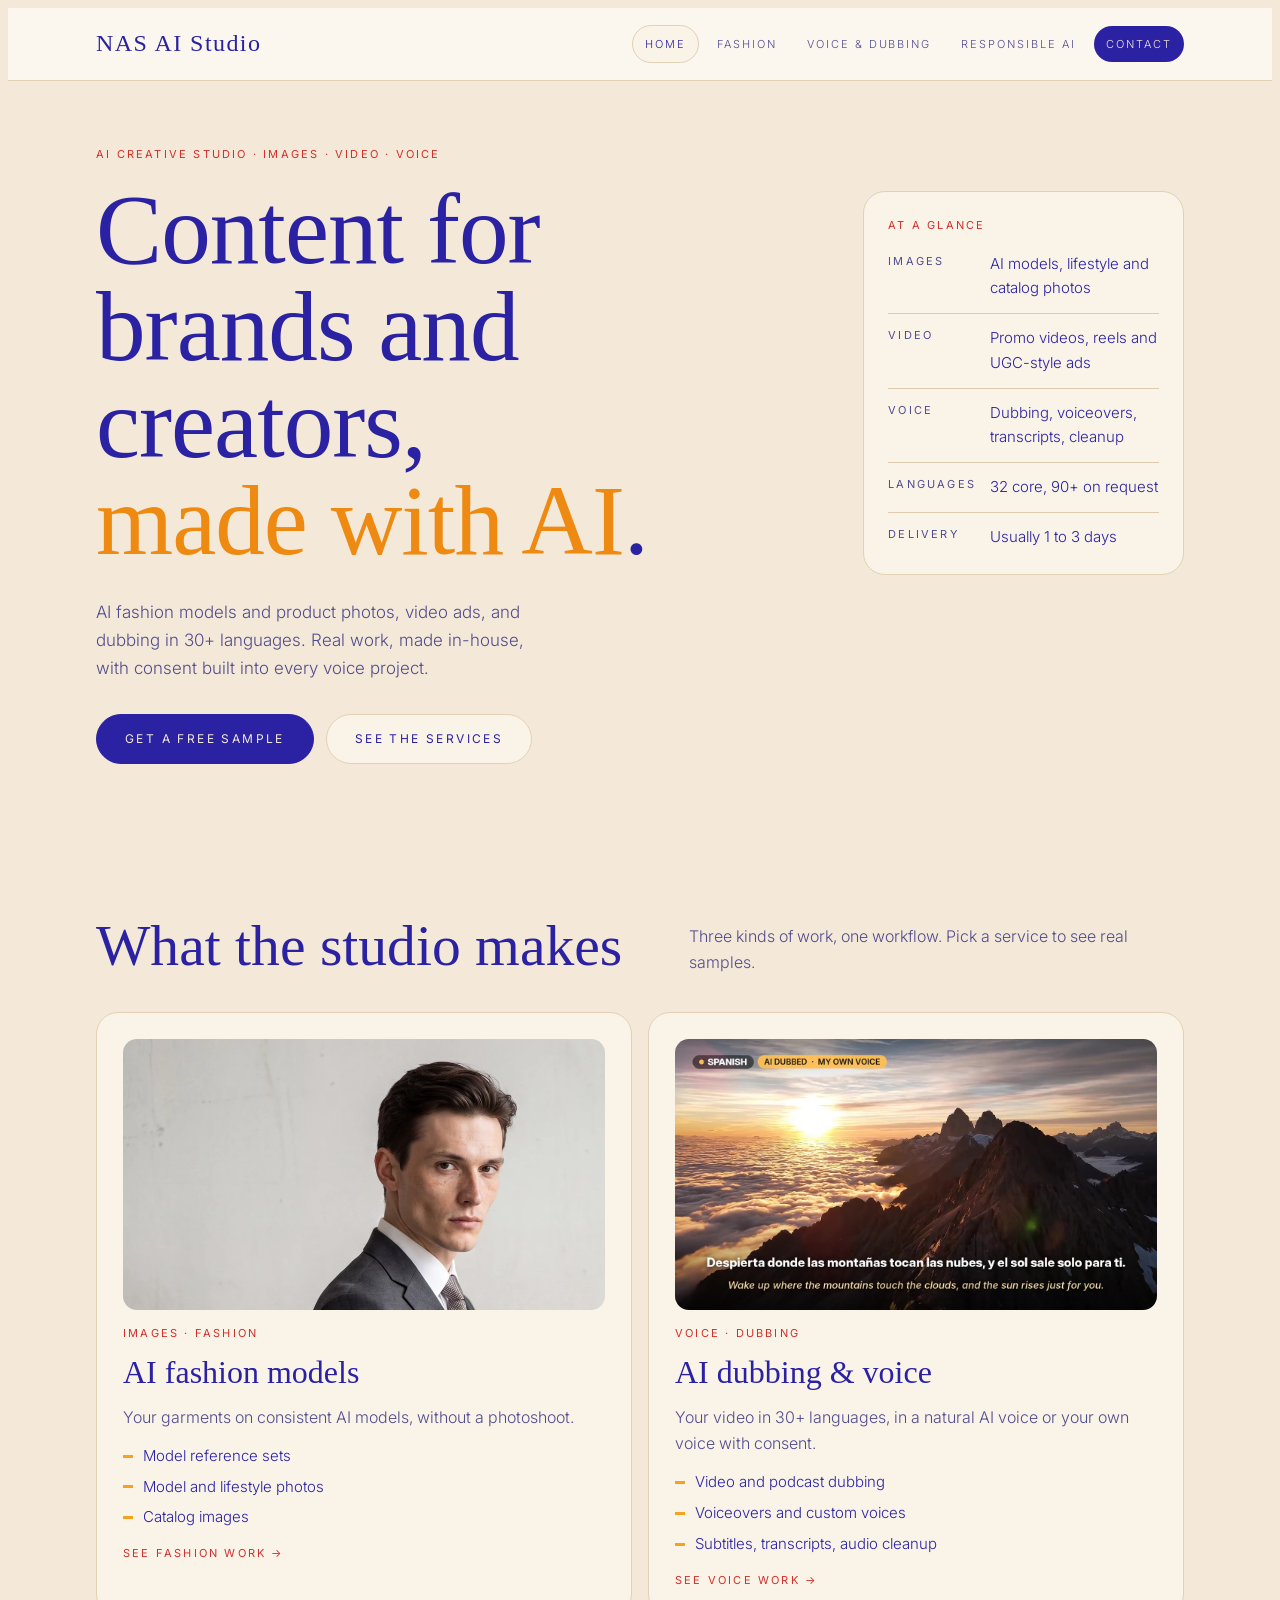
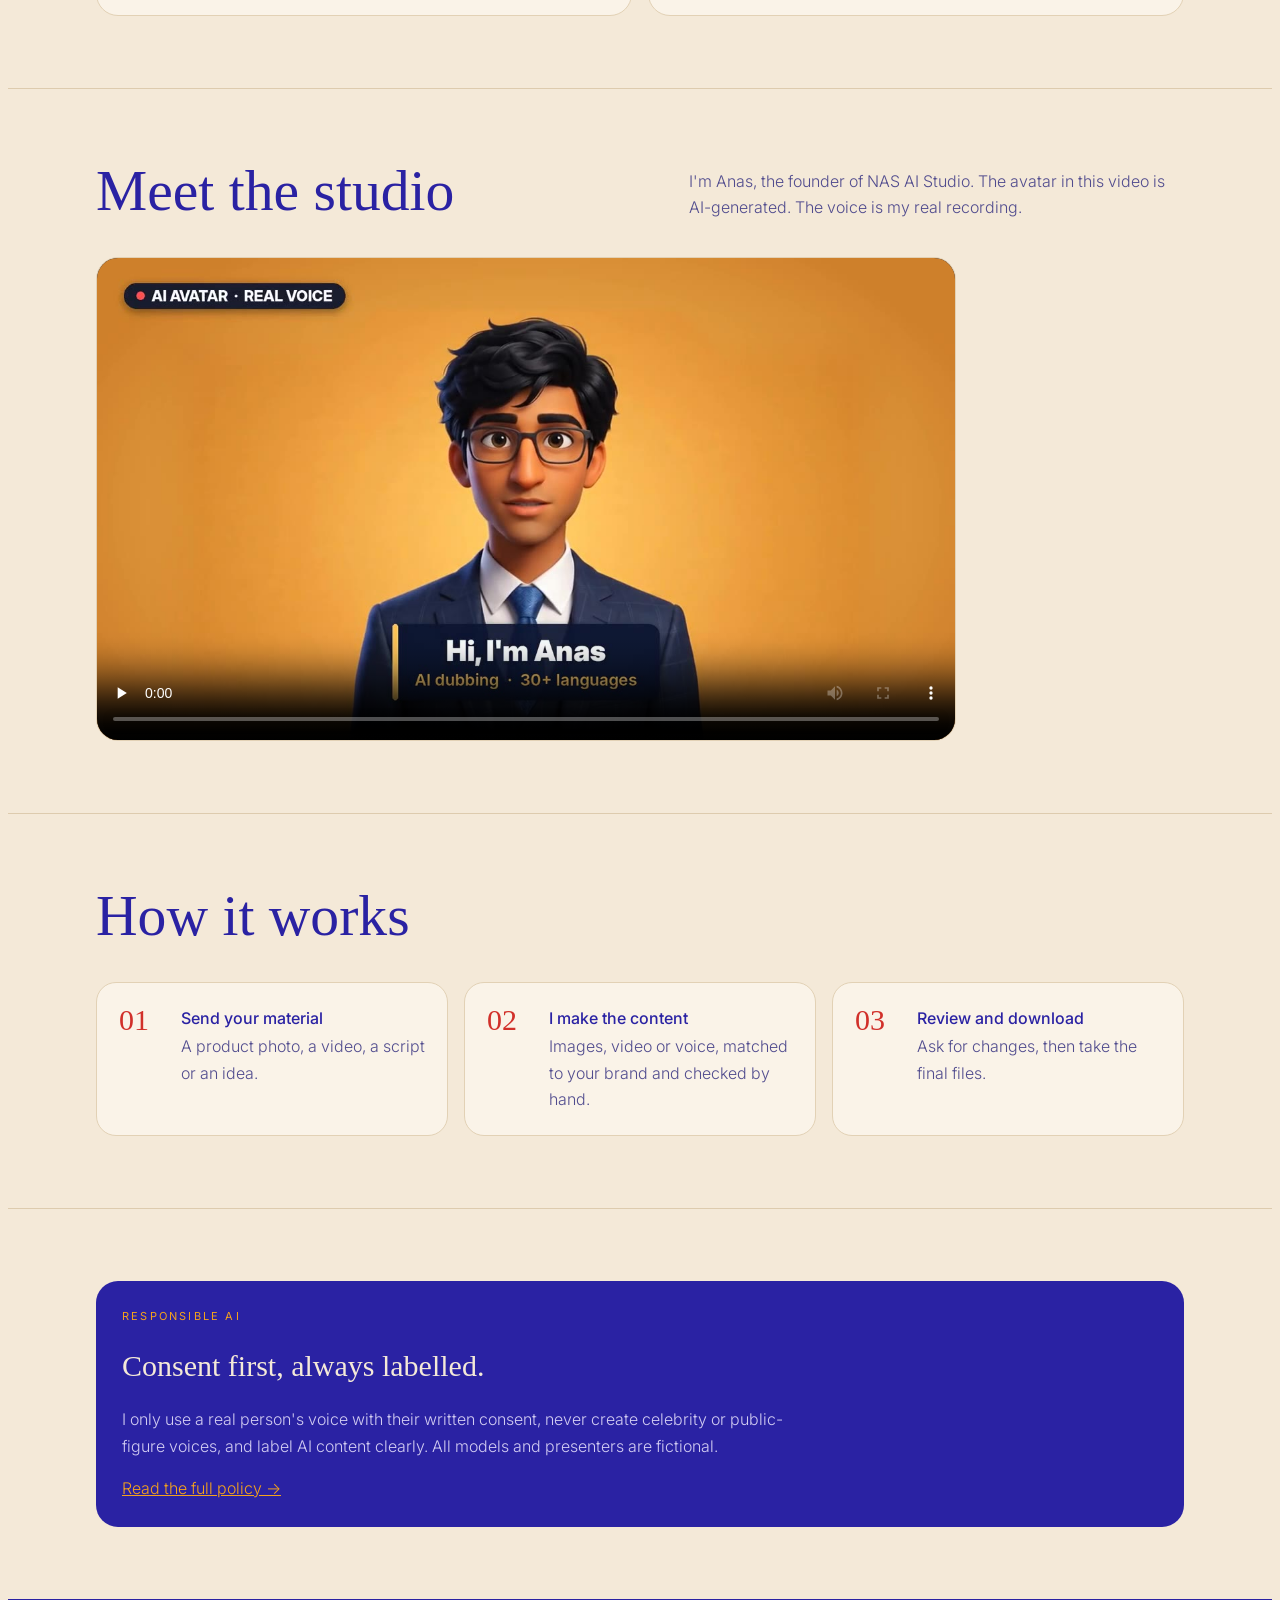
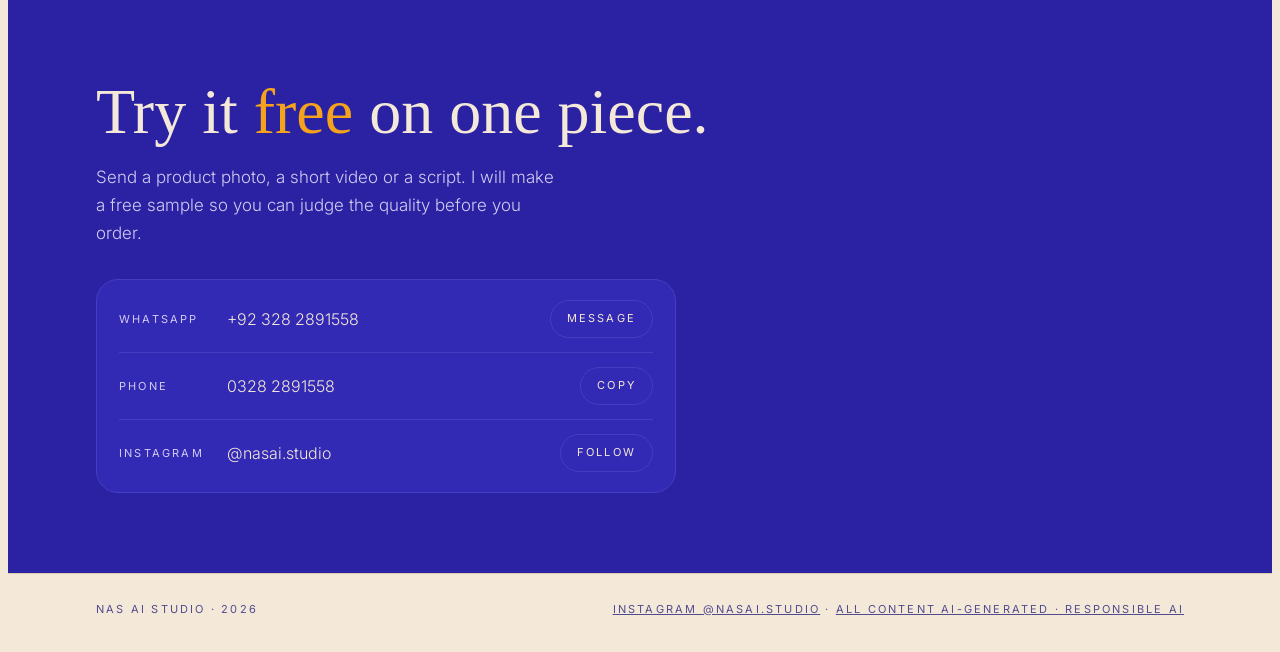
<file: index.html>
<!doctype html>
<html lang="en">
<head>
<meta charset="utf-8">
<meta name="viewport" content="width=device-width, initial-scale=1, viewport-fit=cover">
<meta name="description" content="NAS AI Studio is an AI creative studio: AI fashion models and product photos, AI video, and AI dubbing and voiceovers in 30+ languages.">
<title>NAS AI Studio</title>
<link rel="preconnect" href="https://fonts.googleapis.com">
<link rel="preconnect" href="https://fonts.gstatic.com" crossorigin>
<link rel="stylesheet" href="https://fonts.googleapis.com/css2?family=Tinos:ital,wght@0,400;0,700;1,400&family=Inter:wght@300;400;500&display=swap">
<link rel="stylesheet" href="assets/site.css?v=3">
</head>
<body>
<header class="top">
  <div class="wrap">
    <a class="brand" href="index.html">NAS AI Studio</a>
    <nav class="nav" aria-label="Main"><a href="index.html" aria-current="page">Home</a><a href="fashion.html">Fashion</a><a href="voice.html">Voice &amp; Dubbing</a><a href="responsible-ai.html">Responsible AI</a><a class="cta" href="#contact">Contact</a></nav>
  </div>
</header>

<main>
  <section class="hero hero-top">
    <div class="wrap">
      <div>
        <div class="mono fmt" style="margin-bottom:18px">AI creative studio · Images · Video · Voice</div>
        <h1>Content for brands and creators, <em>made with AI</em>.</h1>
        <p class="lede">AI fashion models and product photos, video ads, and dubbing in 30+ languages. Real work, made in-house, with consent built into every voice project.</p>
        <div class="cta-row">
          <a class="btn primary" href="#contact">Get a free sample</a>
          <a class="btn" href="#services">See the services</a>
        </div>
      </div>
      <aside class="tag" aria-label="At a glance">
        <h2>At a glance</h2>
        <dl>
          <div class="row"><dt class="mono">Images</dt><dd>AI models, lifestyle and catalog photos</dd></div>
          <div class="row"><dt class="mono">Video</dt><dd>Promo videos, reels and UGC-style ads</dd></div>
          <div class="row"><dt class="mono">Voice</dt><dd>Dubbing, voiceovers, transcripts, cleanup</dd></div>
          <div class="row"><dt class="mono">Languages</dt><dd>32 core, 90+ on request</dd></div>
          <div class="row"><dt class="mono">Delivery</dt><dd>Usually 1 to 3 days</dd></div>
        </dl>
      </aside>
    </div>
  </section>

  <section class="work" id="services">
    <div class="wrap">
      <div class="work-head">
        <h2>What the studio makes</h2>
        <p>Three kinds of work, one workflow. Pick a service to see real samples.</p>
      </div>
      <div class="doors two">
        <a class="door" href="fashion.html">
          <img src="img/leo-card.jpg?v=2" alt="AI model Leo in a charcoal suit, white shirt and tie" loading="lazy">
          <div class="mono fmt">Images · Fashion</div>
          <h3>AI fashion models</h3>
          <p>Your garments on consistent AI models, without a photoshoot.</p>
          <ul><li>Model reference sets</li><li>Model and lifestyle photos</li><li>Catalog images</li></ul>
          <span class="mono go">See fashion work →</span>
        </a>
        <a class="door" href="voice.html">
          <img src="media/voice/showcase-poster.jpg" alt="Frame from the dubbing showcase: Spanish subtitles over mountains" loading="lazy">
          <div class="mono fmt">Voice · Dubbing</div>
          <h3>AI dubbing &amp; voice</h3>
          <p>Your video in 30+ languages, in a natural AI voice or your own voice with consent.</p>
          <ul><li>Video and podcast dubbing</li><li>Voiceovers and custom voices</li><li>Subtitles, transcripts, audio cleanup</li></ul>
          <span class="mono go">See voice work →</span>
        </a>
      </div>
    </div>
  </section>

  <section class="work" id="meet">
    <div class="wrap">
      <div class="work-head">
        <h2>Meet the studio</h2>
        <p>I'm Anas, the founder of NAS AI Studio. The avatar in this video is AI-generated. The voice is my real recording.</p>
      </div>
      <div class="frame" style="max-width:860px">
        <video controls preload="none" playsinline poster="media/voice/intro-poster.jpg">
          <source src="media/voice/intro.mp4" type="video/mp4">
        </video>
      </div>
    </div>
  </section>

  <section class="work" id="process">
    <div class="wrap">
      <div class="work-head">
        <h2>How it works</h2>
      </div>
      <ol class="steps">
        <li><div><b>Send your material</b><span>A product photo, a video, a script or an idea.</span></div></li>
        <li><div><b>I make the content</b><span>Images, video or voice, matched to your brand and checked by hand.</span></div></li>
        <li><div><b>Review and download</b><span>Ask for changes, then take the final files.</span></div></li>
      </ol>
    </div>
  </section>

  <section class="work" id="responsible">
    <div class="wrap">
      <div class="consent">
        <div class="mono" style="color:var(--band-accent)">Responsible AI</div>
        <h3>Consent first, always labelled.</h3>
        <p>I only use a real person's voice with their written consent, never create celebrity or public-figure voices, and label AI content clearly. All models and presenters are fictional.</p>
        <p><a href="responsible-ai.html">Read the full policy →</a></p>
      </div>
    </div>
  </section>

  <section class="contact" id="contact">
    <div class="wrap">
      <h2>Try it <em>free</em> on one piece.</h2>
      <p class="lede">Send a product photo, a short video or a script. I will make a free sample so you can judge the quality before you order.</p>
      <div class="lines">
        <div class="line"><span class="k mono">WhatsApp</span><span class="v" id="v-wa">+92 328 2891558</span><a class="copy" href="https://wa.me/923282891558" target="_blank" rel="noopener">Message</a></div>
        <div class="line"><span class="k mono">Phone</span><span class="v" id="v-ph">0328 2891558</span><button class="copy" type="button" data-copy="v-ph">Copy</button></div>
        <div class="line"><span class="k mono">Instagram</span><span class="v" id="v-ig">@nasai.studio</span><a class="copy" href="https://www.instagram.com/nasai.studio/" target="_blank" rel="noopener">Follow</a></div>
      </div>
    </div>
  </section>
</main>

<footer>
  <div class="wrap">
    <span class="mono">NAS AI Studio · 2026</span>
    <span class="mono"><a href="https://www.instagram.com/nasai.studio/" target="_blank" rel="noopener">Instagram @nasai.studio</a> · <a href="responsible-ai.html">All content AI-generated · Responsible AI</a></span>
  </div>
</footer>
<script src="assets/site.js?v=1"></script>
</body>
</html>
</file>
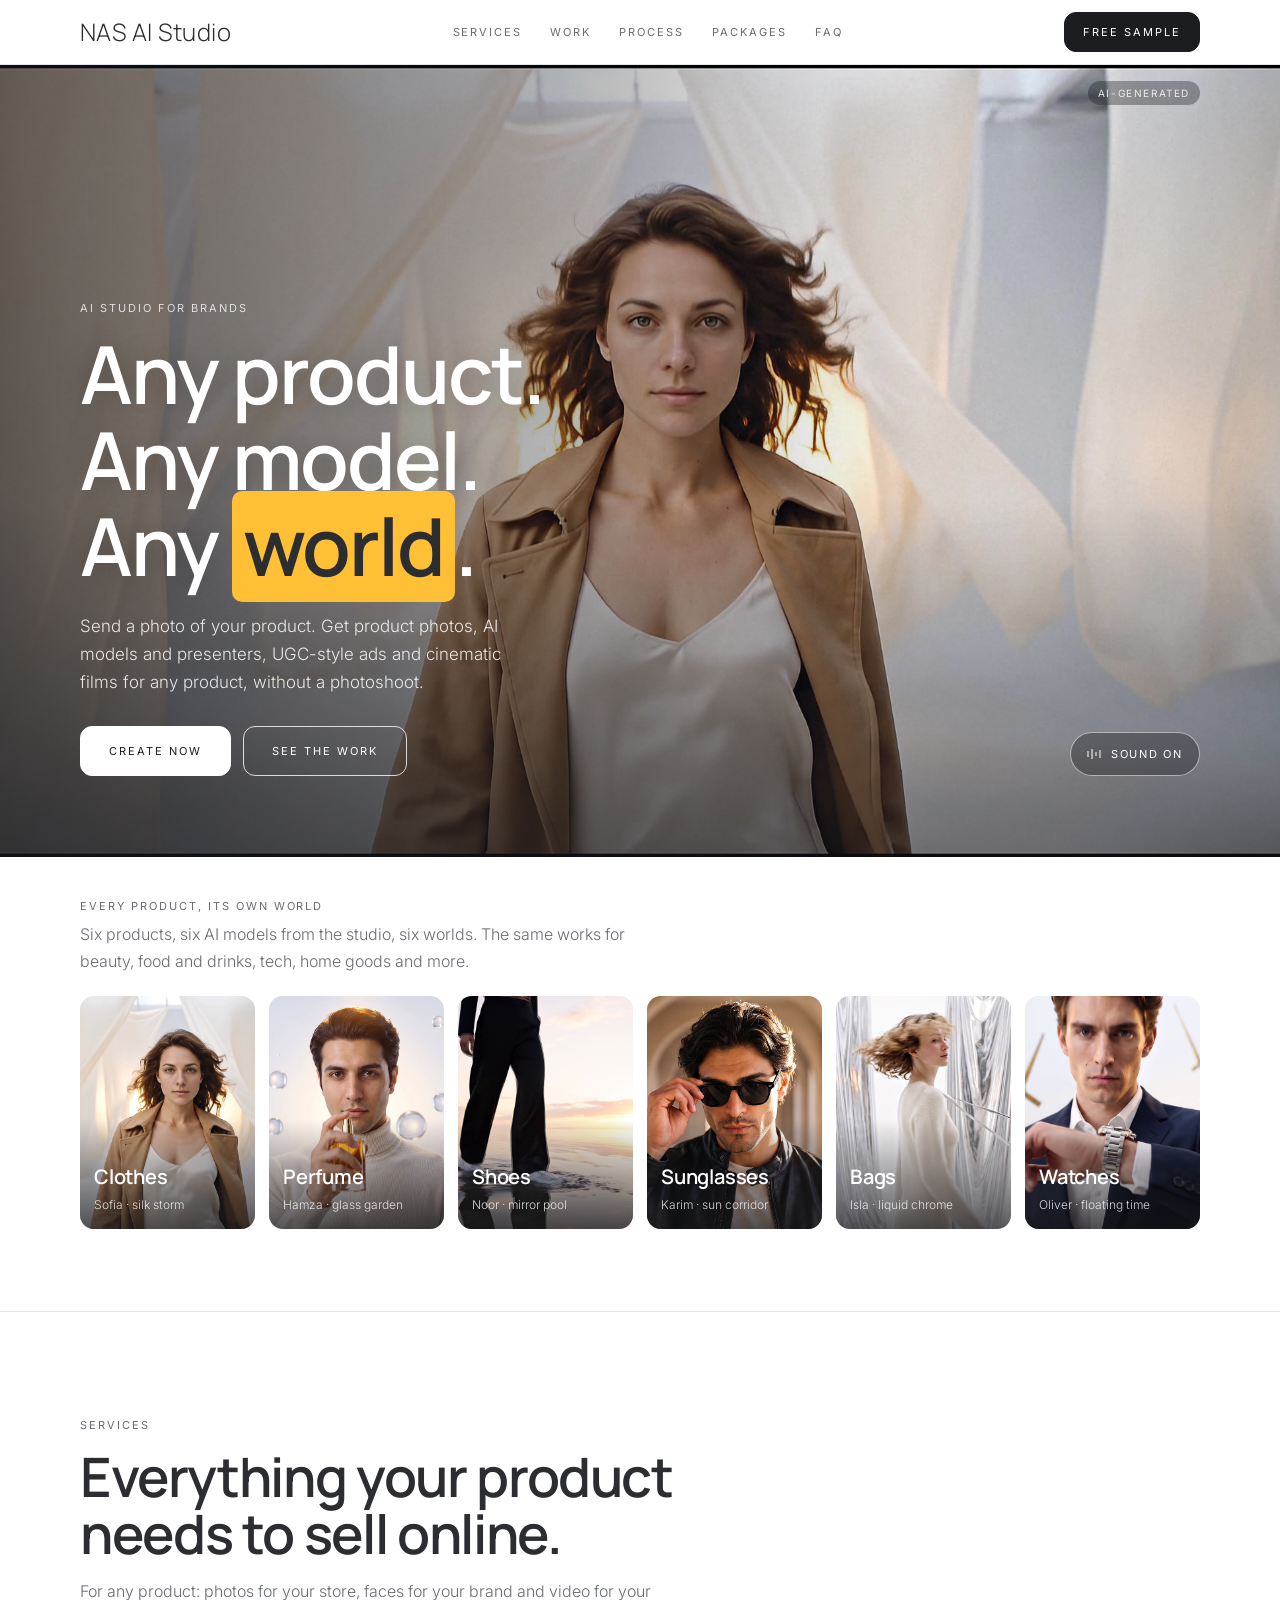
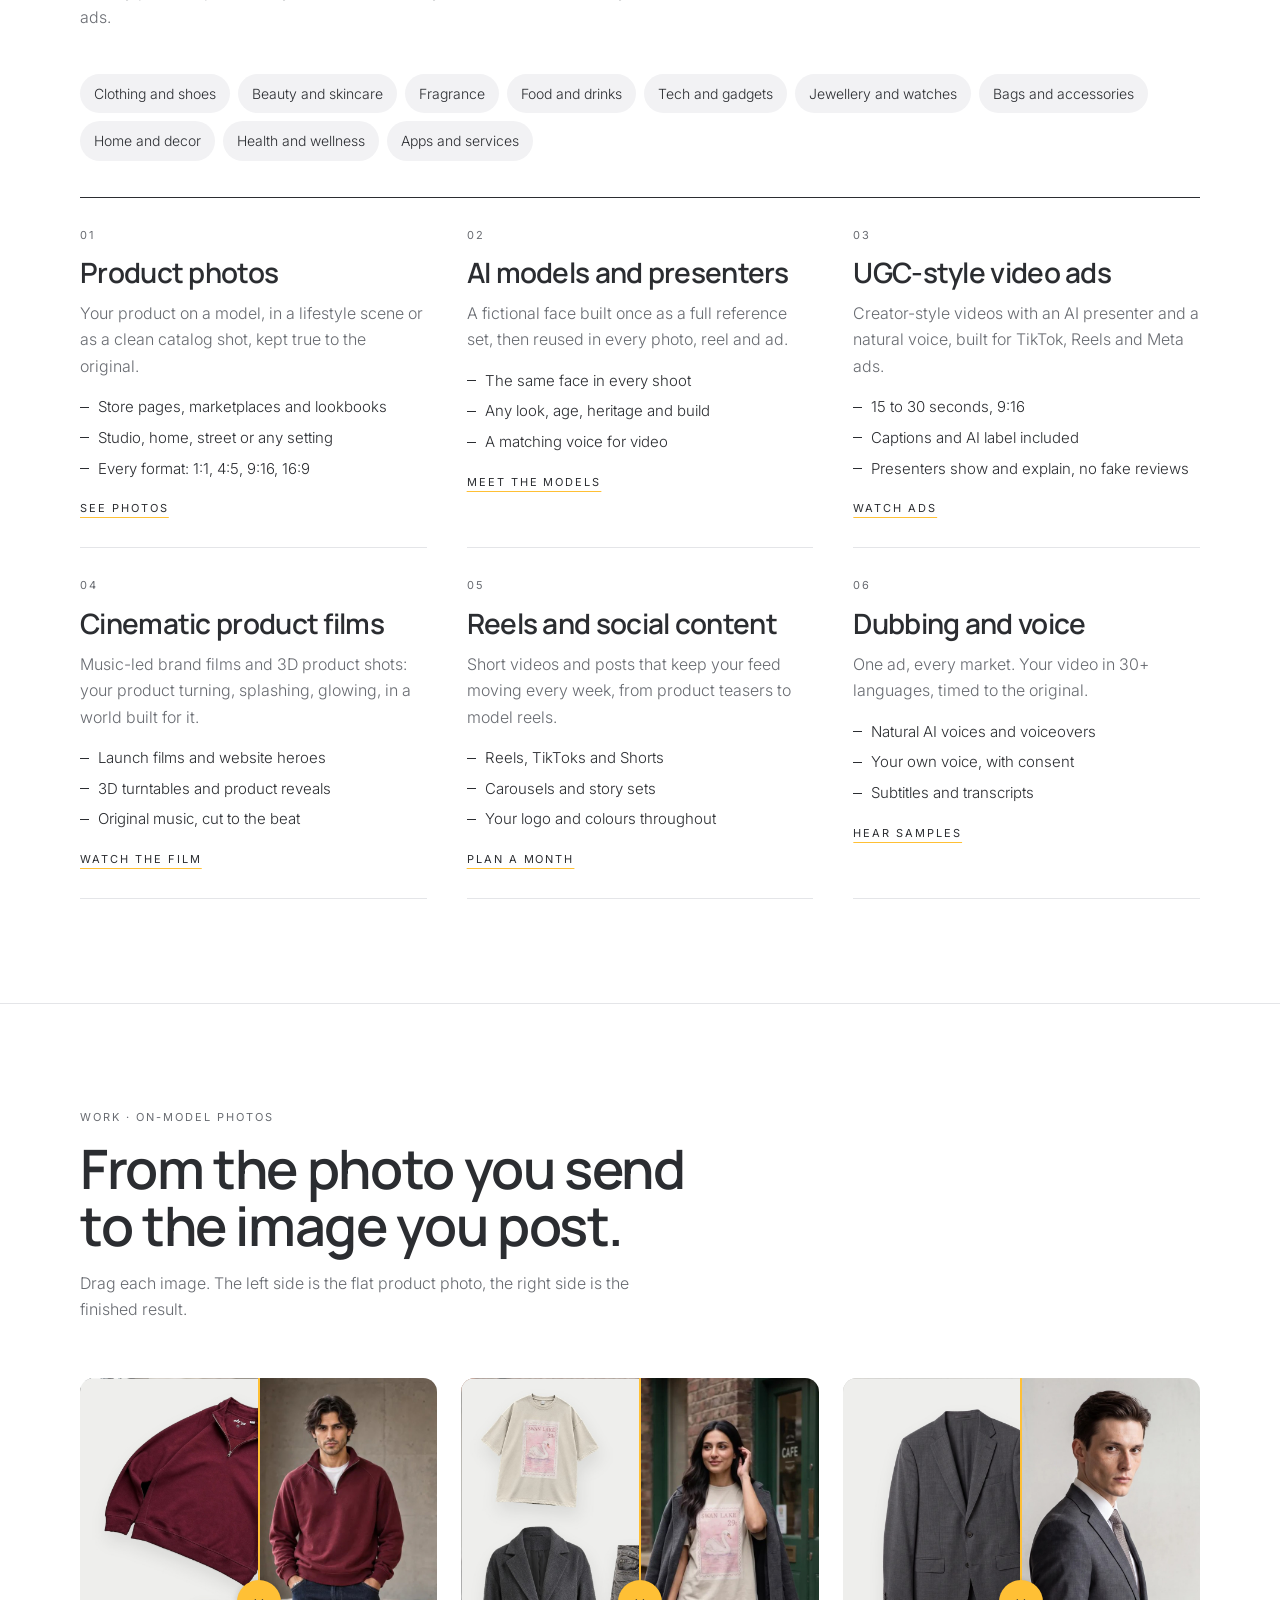
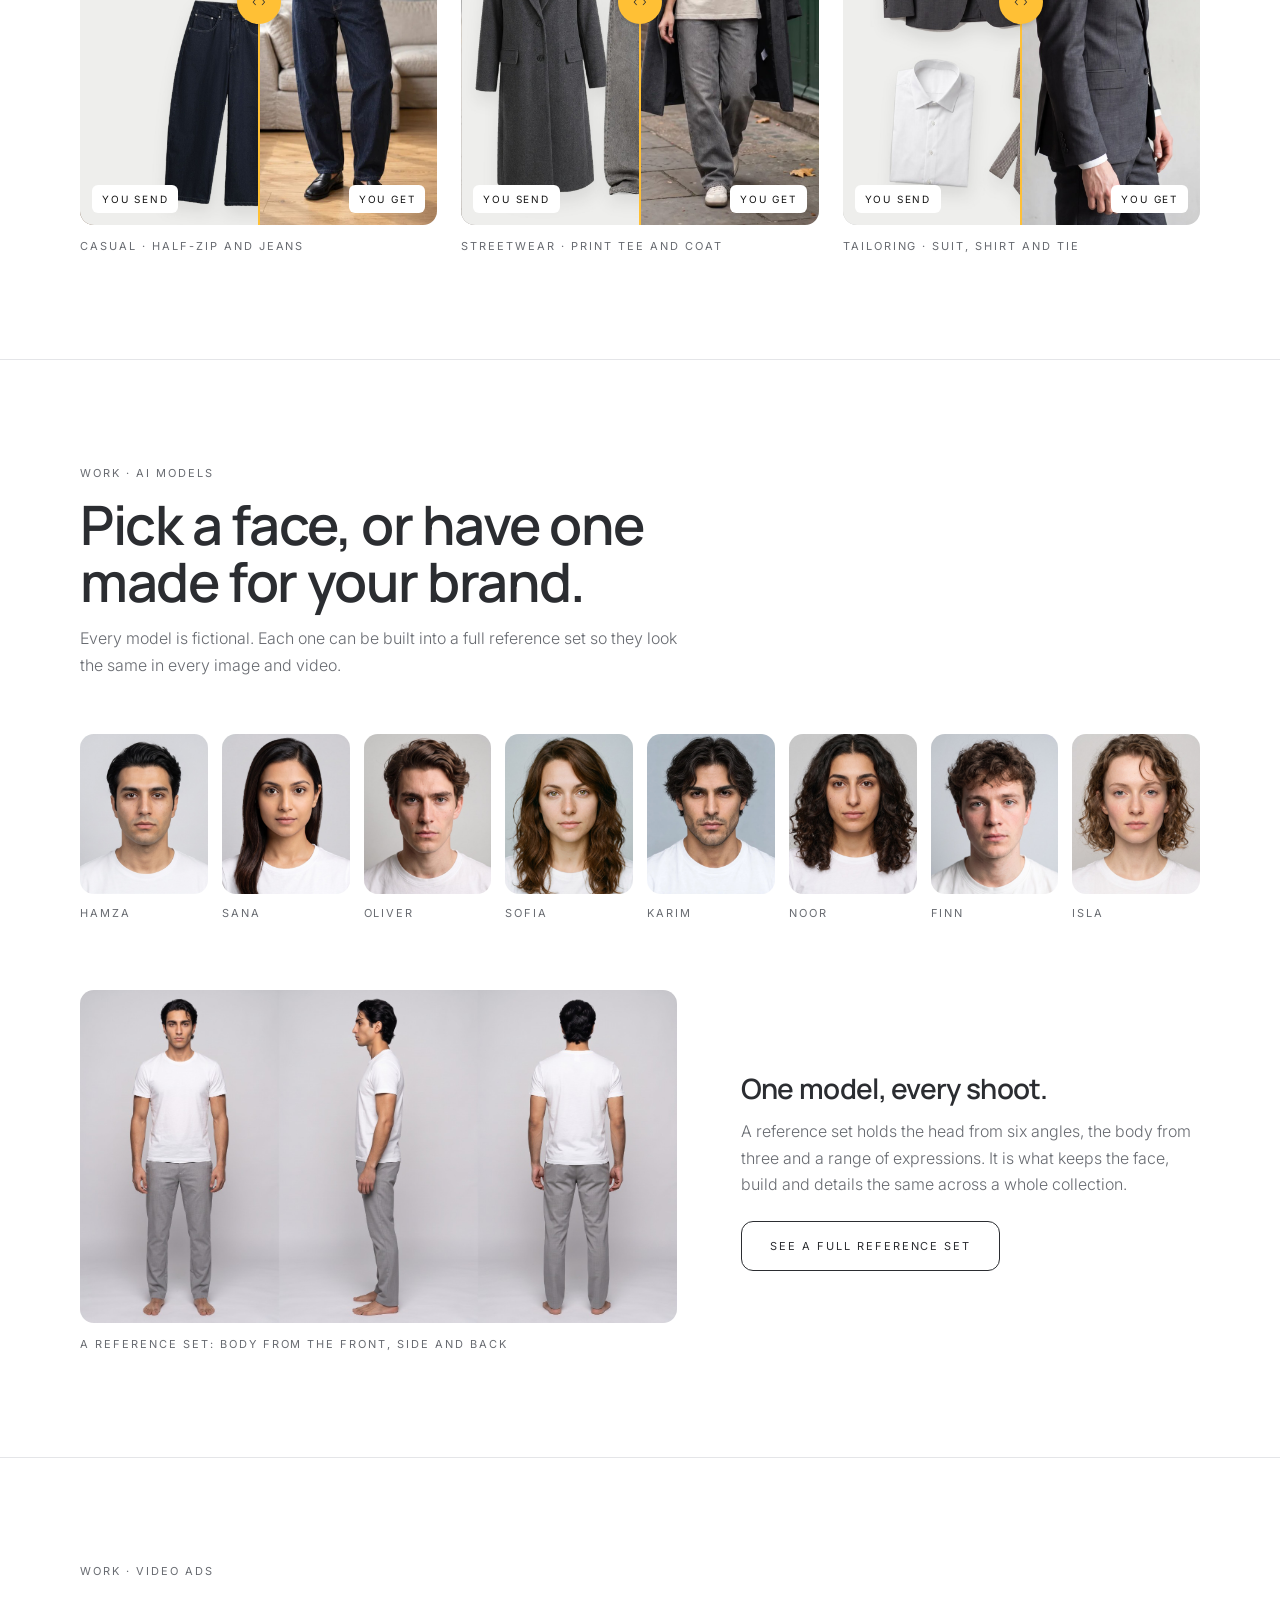
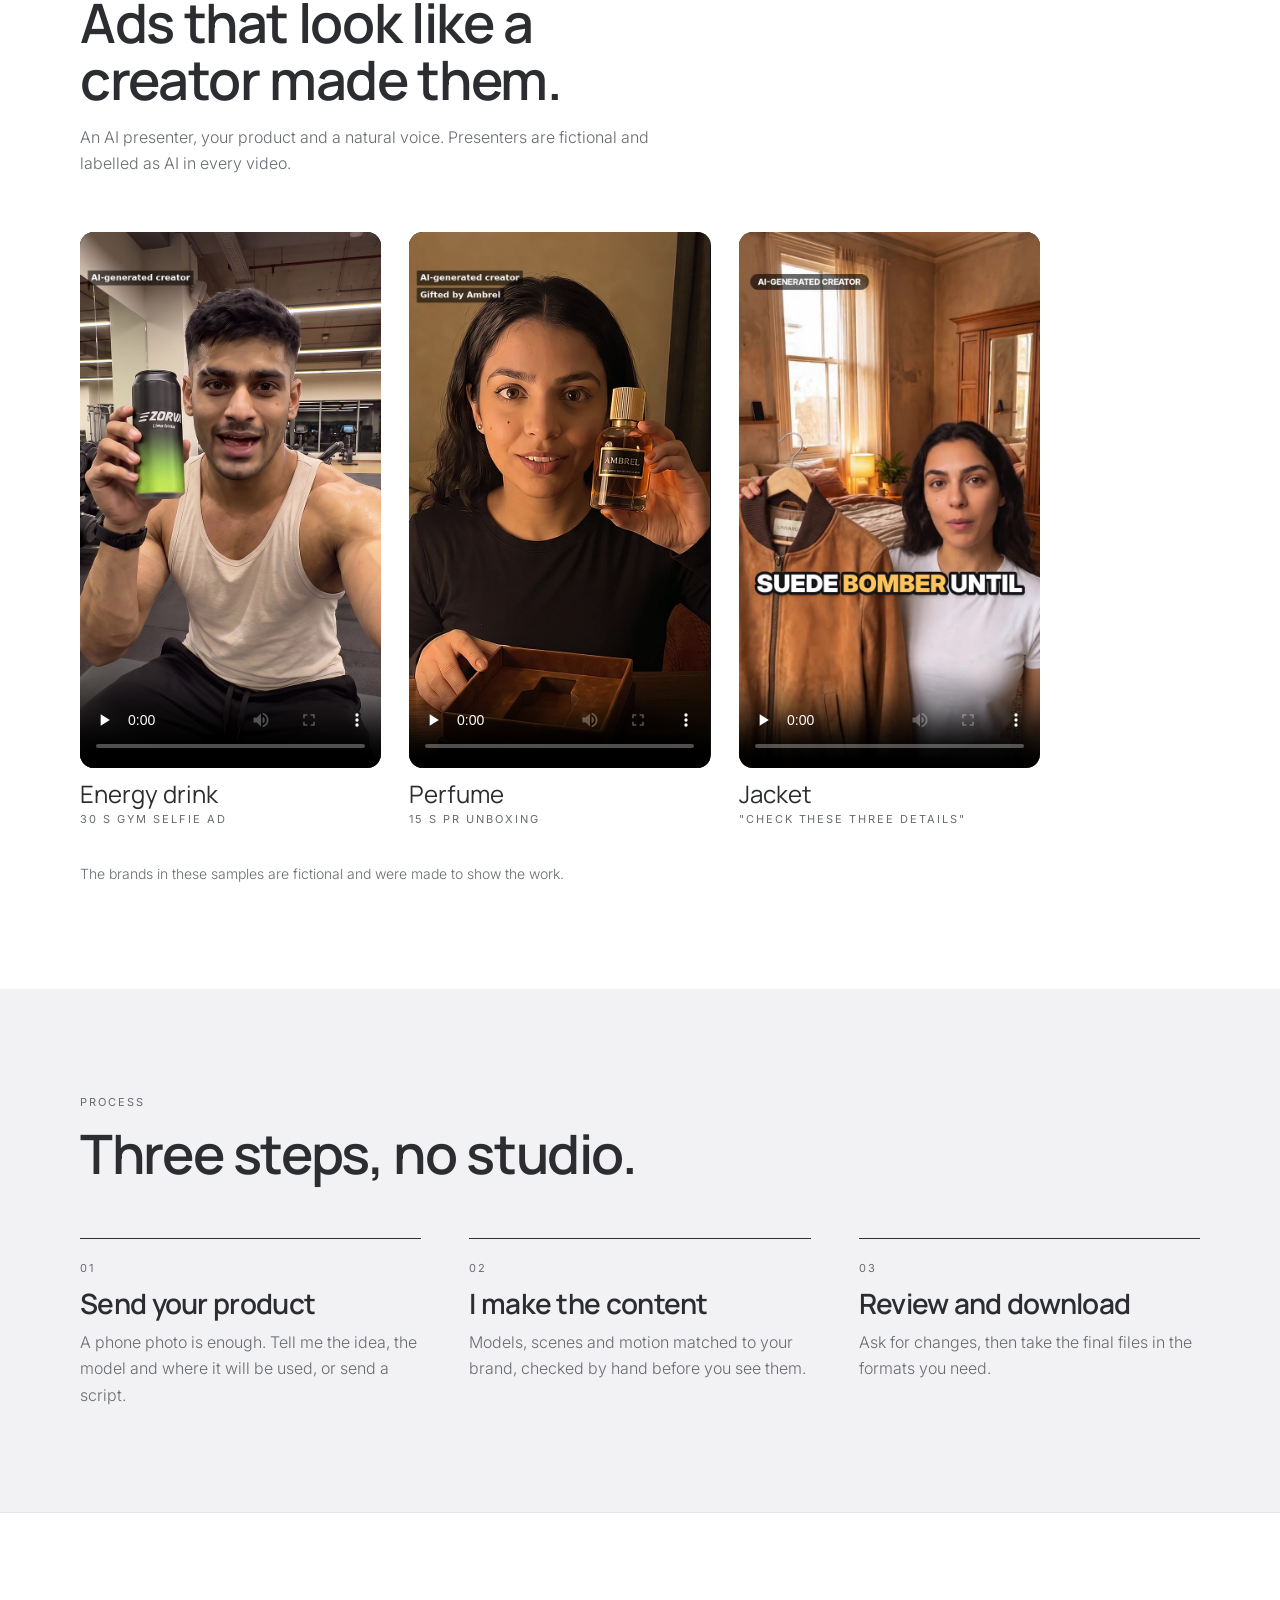
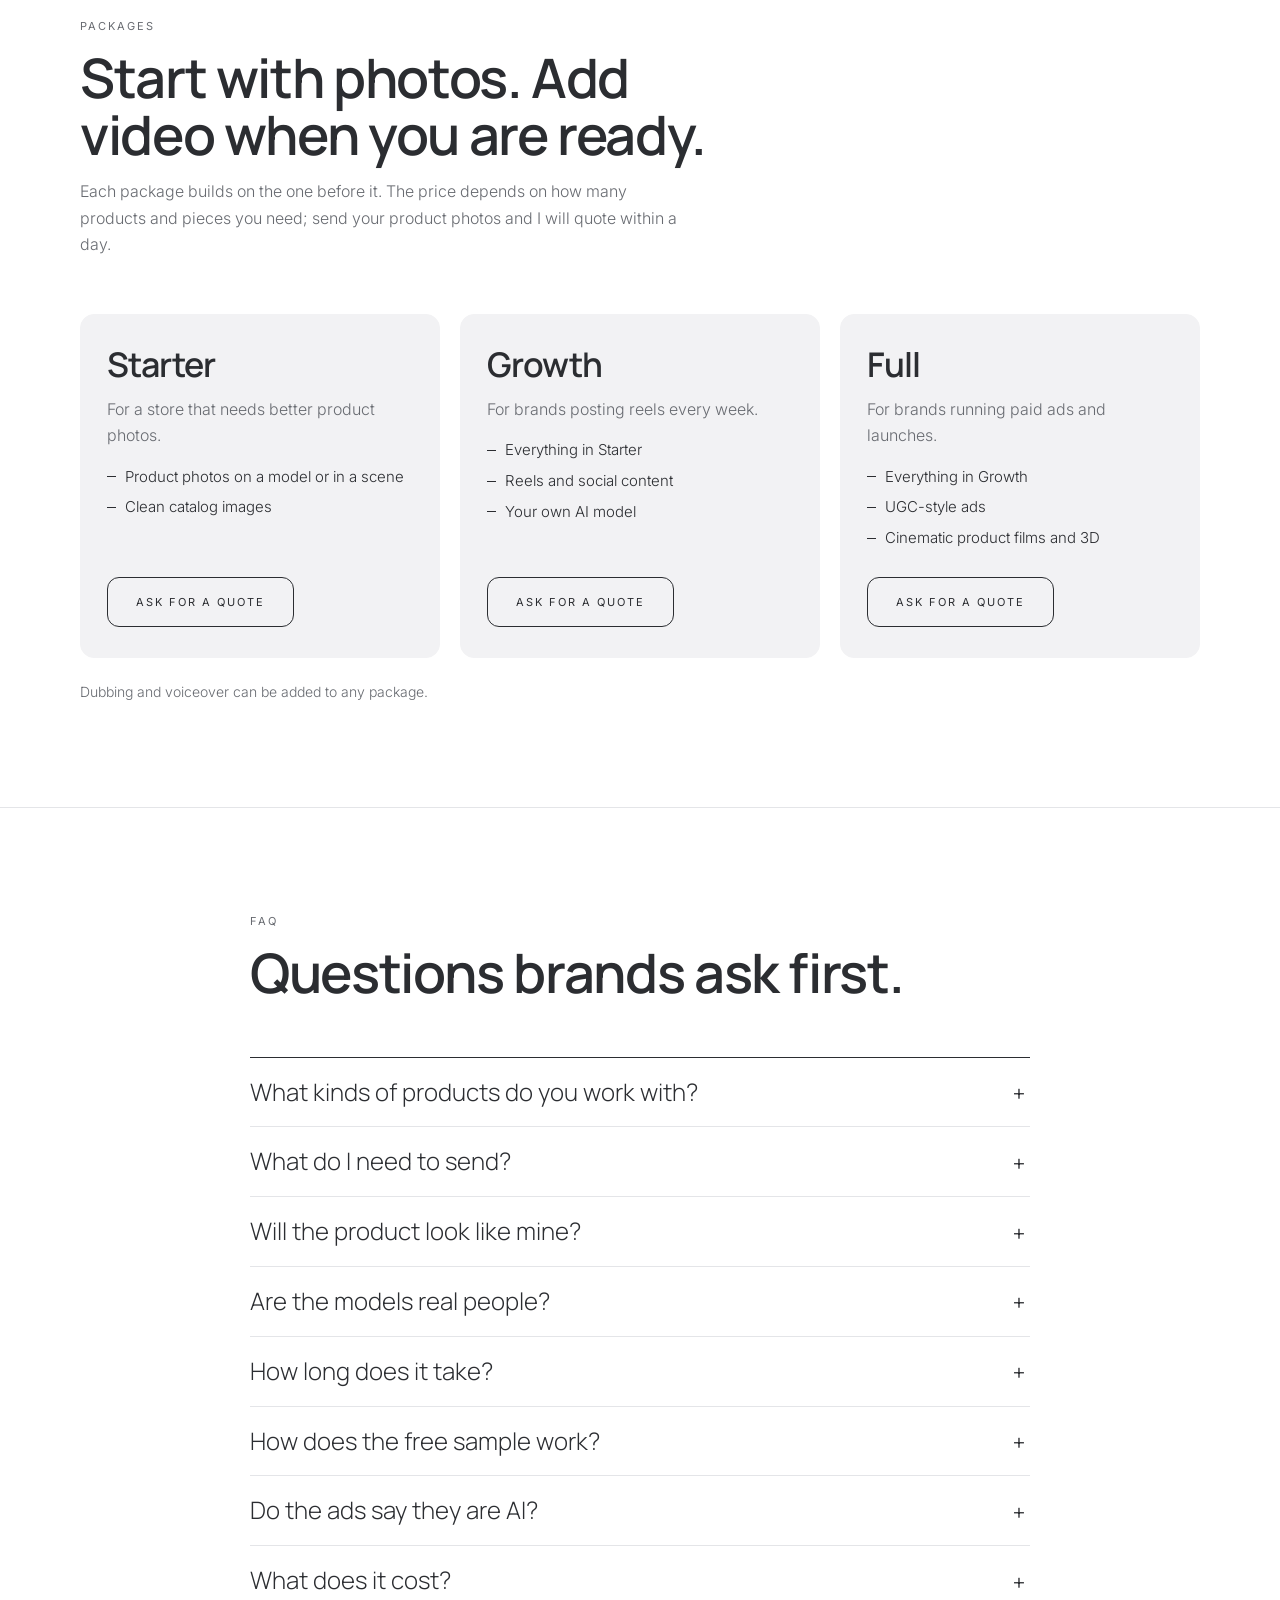
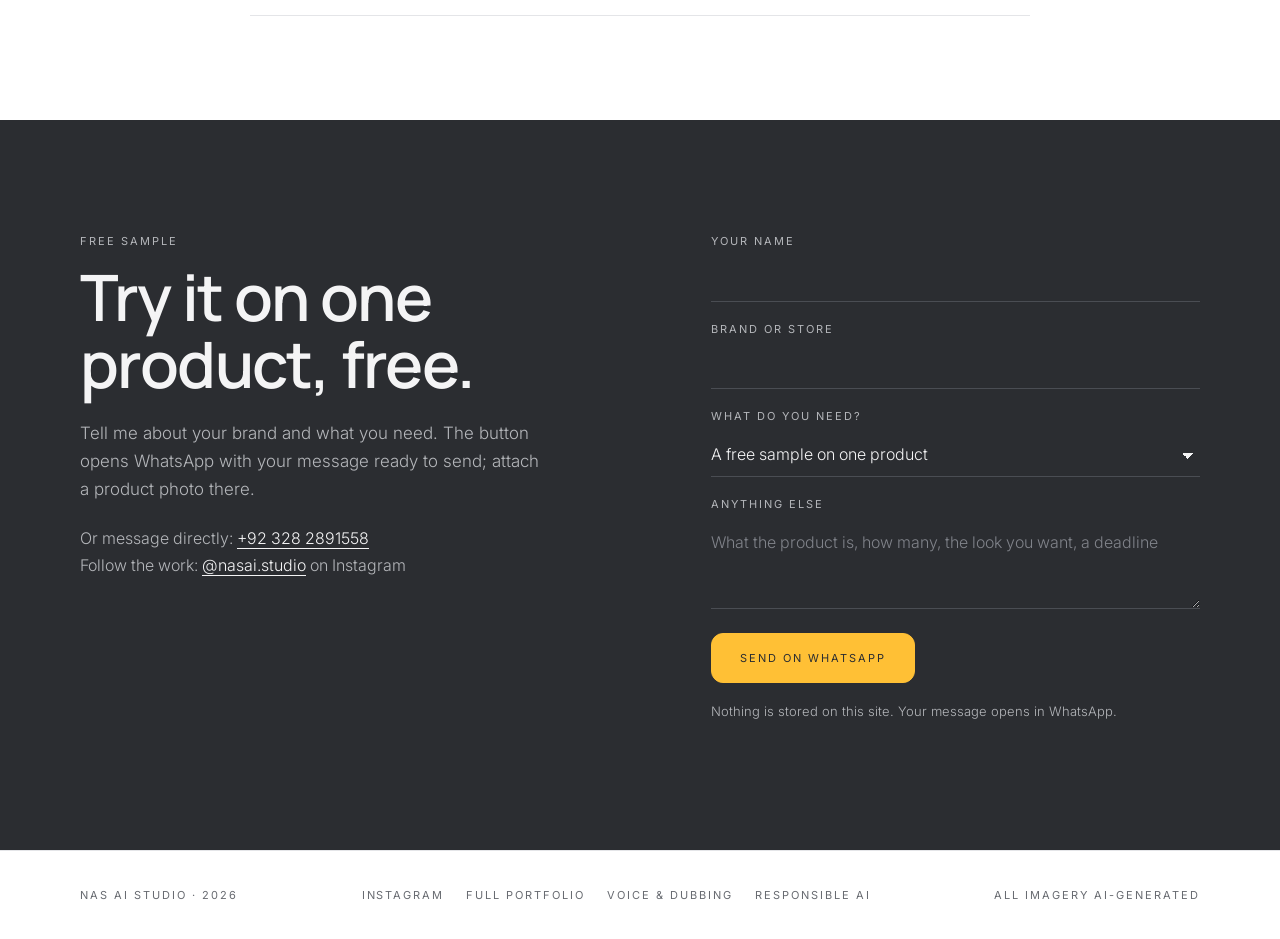
<file: studio/index.html>
<!doctype html>
<html lang="en">
<head>
<meta charset="utf-8">
<meta name="viewport" content="width=device-width, initial-scale=1, viewport-fit=cover">
<title>NAS AI Studio · AI product photos, models and video ads for any brand</title>
<meta name="description" content="Any product. Any model. Any world. Send a product photo and get product photos, AI models, UGC-style ads and cinematic films for any product, without a photoshoot. Free sample on one product.">
<link rel="preconnect" href="https://fonts.googleapis.com">
<link rel="preconnect" href="https://fonts.gstatic.com" crossorigin>
<link rel="stylesheet" href="https://fonts.googleapis.com/css2?family=Manrope:wght@500;600;700&family=Inter:wght@300;400;500&display=swap">
<link rel="stylesheet" href="studio.css?v=2">
<link rel="stylesheet" href="theme-silver.css?v=1">
<link rel="stylesheet" href="hero.css?v=2">
<link rel="preload" as="image" href="hero/hero_poster.jpg">
</head>
<body>

<header class="top">
  <div class="wrap bar">
    <a class="brand" href="#top">NAS AI Studio</a>
    <nav class="nav" aria-label="Sections">
      <a href="#services">Services</a>
      <a href="#work">Work</a>
      <a href="#process">Process</a>
      <a href="#packages">Packages</a>
      <a href="#faq">FAQ</a>
    </nav>
    <a class="btn solid small" href="#contact">Free sample</a>
  </div>
</header>

<main id="top">

  <section class="vhero" aria-label="Introduction">
    <video class="vhero-video" muted loop playsinline preload="none" poster="hero/hero_poster.jpg" aria-hidden="true"></video>
    <div class="vhero-shade" aria-hidden="true"></div>
    <div class="wrap vhero-copy">
      <p class="eyebrow">AI studio for brands</p>
      <h1><span class="nowrap">Any product.</span> <span class="nowrap">Any model.</span> <span class="nowrap">Any <mark>world</mark>.</span></h1>
      <p class="lede">Send a photo of your product. Get product photos, AI models and presenters, UGC-style ads and cinematic films for any product, without a photoshoot.</p>
      <div class="cta">
        <a class="btn solid" href="#contact">Create now</a>
        <a class="btn line" href="#work">See the work</a>
      </div>
    </div>
    <button class="sound" type="button" aria-pressed="false" hidden><span class="sound-icon" aria-hidden="true"></span><span class="sound-text">Sound on</span></button>
    <span class="vhero-label">AI-generated</span>
  </section>

  <section class="worlds" aria-label="Product worlds">
    <div class="wrap">
      <div class="worlds-head">
        <p class="eyebrow">Every product, its own world</p>
        <p class="worlds-sub">Six products, six AI models from the studio, six worlds. The same works for beauty, food and drinks, tech, home goods and more.</p>
      </div>
      <div class="world-row">
        <figure class="world"><video muted loop playsinline preload="none" poster="hero/cards/s1_sofia.jpg"><source src="hero/cards/s1_sofia.mp4" type="video/mp4"></video><figcaption><b>Clothes</b><span>Sofia · silk storm</span></figcaption></figure>
        <figure class="world"><video muted loop playsinline preload="none" poster="hero/cards/s2_hamza.jpg"><source src="hero/cards/s2_hamza.mp4" type="video/mp4"></video><figcaption><b>Perfume</b><span>Hamza · glass garden</span></figcaption></figure>
        <figure class="world"><video muted loop playsinline preload="none" poster="hero/cards/s3_noor.jpg"><source src="hero/cards/s3_noor.mp4" type="video/mp4"></video><figcaption><b>Shoes</b><span>Noor · mirror pool</span></figcaption></figure>
        <figure class="world"><video muted loop playsinline preload="none" poster="hero/cards/s4_karim.jpg"><source src="hero/cards/s4_karim.mp4" type="video/mp4"></video><figcaption><b>Sunglasses</b><span>Karim · sun corridor</span></figcaption></figure>
        <figure class="world"><video muted loop playsinline preload="none" poster="hero/cards/s5_isla.jpg"><source src="hero/cards/s5_isla.mp4" type="video/mp4"></video><figcaption><b>Bags</b><span>Isla · liquid chrome</span></figcaption></figure>
        <figure class="world"><video muted loop playsinline preload="none" poster="hero/cards/s6_oliver.jpg"><source src="hero/cards/s6_oliver.mp4" type="video/mp4"></video><figcaption><b>Watches</b><span>Oliver · floating time</span></figcaption></figure>
      </div>
    </div>
  </section>

  <section class="band" id="services">
    <div class="wrap">
      <div class="head">
        <p class="eyebrow">Services</p>
        <h2>Everything your product needs to sell online.</h2>
        <p class="sub">For any product: photos for your store, faces for your brand and video for your ads.</p>
      </div>
      <ul class="cats" aria-label="Products we work with">
        <li>Clothing and shoes</li><li>Beauty and skincare</li><li>Fragrance</li><li>Food and drinks</li><li>Tech and gadgets</li><li>Jewellery and watches</li><li>Bags and accessories</li><li>Home and decor</li><li>Health and wellness</li><li>Apps and services</li>
      </ul>
      <div class="services">
        <article class="service">
          <span class="num">01</span>
          <h3>Product photos</h3>
          <p>Your product on a model, in a lifestyle scene or as a clean catalog shot, kept true to the original.</p>
          <ul><li>Store pages, marketplaces and lookbooks</li><li>Studio, home, street or any setting</li><li>Every format: 1:1, 4:5, 9:16, 16:9</li></ul>
          <a class="more" href="#work">See photos</a>
        </article>
        <article class="service">
          <span class="num">02</span>
          <h3>AI models and presenters</h3>
          <p>A fictional face built once as a full reference set, then reused in every photo, reel and ad.</p>
          <ul><li>The same face in every shoot</li><li>Any look, age, heritage and build</li><li>A matching voice for video</li></ul>
          <a class="more" href="#models">Meet the models</a>
        </article>
        <article class="service">
          <span class="num">03</span>
          <h3>UGC-style video ads</h3>
          <p>Creator-style videos with an AI presenter and a natural voice, built for TikTok, Reels and Meta ads.</p>
          <ul><li>15 to 30 seconds, 9:16</li><li>Captions and AI label included</li><li>Presenters show and explain, no fake reviews</li></ul>
          <a class="more" href="#ads">Watch ads</a>
        </article>
        <article class="service">
          <span class="num">04</span>
          <h3>Cinematic product films</h3>
          <p>Music-led brand films and 3D product shots: your product turning, splashing, glowing, in a world built for it.</p>
          <ul><li>Launch films and website heroes</li><li>3D turntables and product reveals</li><li>Original music, cut to the beat</li></ul>
          <a class="more" href="#top">Watch the film</a>
        </article>
        <article class="service">
          <span class="num">05</span>
          <h3>Reels and social content</h3>
          <p>Short videos and posts that keep your feed moving every week, from product teasers to model reels.</p>
          <ul><li>Reels, TikToks and Shorts</li><li>Carousels and story sets</li><li>Your logo and colours throughout</li></ul>
          <a class="more" href="#contact">Plan a month</a>
        </article>
        <article class="service">
          <span class="num">06</span>
          <h3>Dubbing and voice</h3>
          <p>One ad, every market. Your video in 30+ languages, timed to the original.</p>
          <ul><li>Natural AI voices and voiceovers</li><li>Your own voice, with consent</li><li>Subtitles and transcripts</li></ul>
          <a class="more" href="../voice.html">Hear samples</a>
        </article>
      </div>
    </div>
  </section>

  <section class="band" id="work">
    <div class="wrap">
      <div class="head">
        <p class="eyebrow">Work · On-model photos</p>
        <h2>From the photo you send to the image you post.</h2>
        <p class="sub">Drag each image. The left side is the flat product photo, the right side is the finished result.</p>
      </div>
      <div class="ba-row">
        <figure>
          <div class="ba" style="--p:50%">
            <div class="layer"><img loading="lazy" src="../img/m4-ai.jpg" alt="AI result: a model in a burgundy half-zip sweatshirt, dark jeans and loafers"></div>
            <div class="layer before"><img loading="lazy" src="../img/m4-original.jpg" alt="Original product photos: burgundy half-zip sweatshirt and dark balloon jeans"></div>
            <span class="tag l">You send</span><span class="tag r">You get</span>
            <div class="divider"></div><div class="knob" aria-hidden="true">‹ ›</div>
            <input type="range" min="0" max="100" value="50" aria-label="Compare original and AI result, casual outfit">
          </div>
          <figcaption>Casual · half-zip and jeans</figcaption>
        </figure>
        <figure>
          <div class="ba" style="--p:50%">
            <div class="layer"><img loading="lazy" src="../img/m5-ai.jpg" alt="AI result: a model in a print t-shirt, grey jeans, grey coat and white trainers"></div>
            <div class="layer before"><img loading="lazy" src="../img/m5-original.jpg" alt="Original product photos: print t-shirt and grey washed jeans"></div>
            <span class="tag l">You send</span><span class="tag r">You get</span>
            <div class="divider"></div><div class="knob" aria-hidden="true">‹ ›</div>
            <input type="range" min="0" max="100" value="50" aria-label="Compare original and AI result, streetwear outfit">
          </div>
          <figcaption>Streetwear · print tee and coat</figcaption>
        </figure>
        <figure>
          <div class="ba" style="--p:50%">
            <div class="layer"><img loading="lazy" src="../img/m3-ai.jpg" alt="AI result: a model in a charcoal suit, white shirt and tie"></div>
            <div class="layer before"><img loading="lazy" src="../img/m3-original.jpg" alt="Original product photos: charcoal suit, white shirt and knit tie"></div>
            <span class="tag l">You send</span><span class="tag r">You get</span>
            <div class="divider"></div><div class="knob" aria-hidden="true">‹ ›</div>
            <input type="range" min="0" max="100" value="50" aria-label="Compare original and AI result, tailoring">
          </div>
          <figcaption>Tailoring · suit, shirt and tie</figcaption>
        </figure>
      </div>
    </div>
  </section>

  <section class="band" id="models">
    <div class="wrap">
      <div class="head">
        <p class="eyebrow">Work · AI models</p>
        <h2>Pick a face, or have one made for your brand.</h2>
        <p class="sub">Every model is fictional. Each one can be built into a full reference set so they look the same in every image and video.</p>
      </div>
      <div class="faces">
        <figure><img loading="lazy" src="../img/other-03.jpg" alt="Hamza, AI model"><figcaption>Hamza</figcaption></figure>
        <figure><img loading="lazy" src="../img/female-sana.jpg?v=2" alt="Sana, AI model"><figcaption>Sana</figcaption></figure>
        <figure><img loading="lazy" src="../img/other-02.jpg" alt="Oliver, AI model"><figcaption>Oliver</figcaption></figure>
        <figure><img loading="lazy" src="../img/female-sofia.jpg" alt="Sofia, AI model"><figcaption>Sofia</figcaption></figure>
        <figure><img loading="lazy" src="../img/other-05.jpg" alt="Karim, AI model"><figcaption>Karim</figcaption></figure>
        <figure><img loading="lazy" src="../img/female-noor.jpg" alt="Noor, AI model"><figcaption>Noor</figcaption></figure>
        <figure><img loading="lazy" src="../img/other-04.jpg" alt="Finn, AI model"><figcaption>Finn</figcaption></figure>
        <figure><img loading="lazy" src="../img/female-isla.jpg" alt="Isla, AI model"><figcaption>Isla</figcaption></figure>
      </div>
      <div class="split">
        <figure class="sheet"><img loading="lazy" src="../img/adam-body.jpg" alt="A model reference sheet: full body from the front, side and back"><figcaption>A reference set: body from the front, side and back</figcaption></figure>
        <div class="split-copy">
          <h3>One model, every shoot.</h3>
          <p>A reference set holds the head from six angles, the body from three and a range of expressions. It is what keeps the face, build and details the same across a whole collection.</p>
          <a class="btn line" href="../fashion.html#models">See a full reference set</a>
        </div>
      </div>
    </div>
  </section>

  <section class="band" id="ads">
    <div class="wrap">
      <div class="head">
        <p class="eyebrow">Work · Video ads</p>
        <h2>Ads that look like a creator made them.</h2>
        <p class="sub">An AI presenter, your product and a natural voice. Presenters are fictional and labelled as AI in every video.</p>
      </div>
      <div class="ads">
        <figure>
          <video controls preload="none" playsinline poster="../media/ugc/zorva-lime-strike-rayan-poster.jpg"><source src="../media/ugc/zorva-lime-strike-rayan.mp4" type="video/mp4"></video>
          <figcaption><b>Energy drink</b><span>30 s gym selfie ad</span></figcaption>
        </figure>
        <figure>
          <video controls preload="none" playsinline poster="../media/ugc/night-amber-inaya-poster.jpg"><source src="../media/ugc/night-amber-inaya.mp4" type="video/mp4"></video>
          <figcaption><b>Perfume</b><span>15 s PR unboxing</span></figcaption>
        </figure>
        <figure>
          <video controls preload="none" playsinline poster="../media/ugc/suede-bomber-mira-poster.jpg"><source src="../media/ugc/suede-bomber-mira.mp4" type="video/mp4"></video>
          <figcaption><b>Jacket</b><span>"Check these three details"</span></figcaption>
        </figure>
      </div>
      <p class="note">The brands in these samples are fictional and were made to show the work.</p>
    </div>
  </section>

  <section class="band tint" id="process">
    <div class="wrap">
      <div class="head">
        <p class="eyebrow">Process</p>
        <h2>Three steps, no studio.</h2>
      </div>
      <ol class="steps">
        <li><span class="num">01</span><h3>Send your product</h3><p>A phone photo is enough. Tell me the idea, the model and where it will be used, or send a script.</p></li>
        <li><span class="num">02</span><h3>I make the content</h3><p>Models, scenes and motion matched to your brand, checked by hand before you see them.</p></li>
        <li><span class="num">03</span><h3>Review and download</h3><p>Ask for changes, then take the final files in the formats you need.</p></li>
      </ol>
    </div>
  </section>

  <section class="band" id="packages">
    <div class="wrap">
      <div class="head">
        <p class="eyebrow">Packages</p>
        <h2>Start with photos. Add video when you are ready.</h2>
        <p class="sub">Each package builds on the one before it. The price depends on how many products and pieces you need; send your product photos and I will quote within a day.</p>
      </div>
      <div class="packs">
        <article class="pack">
          <h3>Starter</h3>
          <p class="for">For a store that needs better product photos.</p>
          <ul><li>Product photos on a model or in a scene</li><li>Clean catalog images</li></ul>
          <a class="btn line" href="#contact" data-pack="Starter">Ask for a quote</a>
        </article>
        <article class="pack">
          <h3>Growth</h3>
          <p class="for">For brands posting reels every week.</p>
          <ul><li>Everything in Starter</li><li>Reels and social content</li><li>Your own AI model</li></ul>
          <a class="btn line" href="#contact" data-pack="Growth">Ask for a quote</a>
        </article>
        <article class="pack">
          <h3>Full</h3>
          <p class="for">For brands running paid ads and launches.</p>
          <ul><li>Everything in Growth</li><li>UGC-style ads</li><li>Cinematic product films and 3D</li></ul>
          <a class="btn line" href="#contact" data-pack="Full">Ask for a quote</a>
        </article>
      </div>
      <p class="note">Dubbing and voiceover can be added to any package.</p>
    </div>
  </section>

  <section class="band" id="faq">
    <div class="wrap narrow">
      <div class="head">
        <p class="eyebrow">FAQ</p>
        <h2>Questions brands ask first.</h2>
      </div>
      <div class="faq">
        <details><summary>What kinds of products do you work with?</summary><p>Almost anything you sell: clothing and shoes, beauty and skincare, fragrance, food and drinks, tech and gadgets, jewellery and watches, bags, home goods, and apps or services too.</p></details>
        <details><summary>What do I need to send?</summary><p>A clear photo of the product, even from a phone. Add any notes on the look you want, the kind of model, the script or idea, and where the content will be used.</p></details>
        <details><summary>Will the product look like mine?</summary><p>Yes. The shape, colours, label and details are kept true to the original, and you review everything. If a detail is off, ask for a change before you take the final files.</p></details>
        <details><summary>Are the models real people?</summary><p>No. Every model and presenter is fictional and AI-generated. Real faces are not used as references.</p></details>
        <details><summary>How long does it take?</summary><p>Usually 1 to 3 days, depending on how many pieces you need.</p></details>
        <details><summary>How does the free sample work?</summary><p>Send one product photo and I will make a sample from it, so you can judge the quality before you order anything.</p></details>
        <details><summary>Do the ads say they are AI?</summary><p>Yes. Video ads carry an "AI-generated creator" label, and presenters show and explain the product without pretending to be real customers. See the <a href="../responsible-ai.html">Responsible AI policy</a>.</p></details>
        <details><summary>What does it cost?</summary><p>It depends on the number of products and the pieces you need for each. Send your product photos and I will quote within a day.</p></details>
      </div>
    </div>
  </section>

  <section class="contact" id="contact">
    <div class="wrap contact-grid">
      <div>
        <p class="eyebrow">Free sample</p>
        <h2>Try it on one product, <em>free.</em></h2>
        <p class="lede">Tell me about your brand and what you need. The button opens WhatsApp with your message ready to send; attach a product photo there.</p>
        <p class="direct">Or message directly: <a href="https://wa.me/923282891558" target="_blank" rel="noopener">+92 328 2891558</a><br>Follow the work: <a href="https://www.instagram.com/nasai.studio/" target="_blank" rel="noopener">@nasai.studio</a> on Instagram</p>
      </div>
      <form class="form" id="brief" novalidate>
        <label>Your name<input name="name" autocomplete="name" required></label>
        <label>Brand or store<input name="brand" autocomplete="organization"></label>
        <label>What do you need?
          <select name="need">
            <option>A free sample on one product</option>
            <option>Product photos</option>
            <option>An AI model or presenter for my brand</option>
            <option>UGC-style video ads</option>
            <option>A cinematic product film or 3D video</option>
            <option>Reels and social content</option>
            <option>Dubbing and voice</option>
            <option>Starter package</option>
            <option>Growth package</option>
            <option>Full package</option>
          </select>
        </label>
        <label>Anything else<textarea name="note" rows="3" placeholder="What the product is, how many, the look you want, a deadline"></textarea></label>
        <button class="btn solid" type="submit">Send on WhatsApp</button>
        <p class="form-note">Nothing is stored on this site. Your message opens in WhatsApp.</p>
      </form>
    </div>
  </section>

</main>

<footer class="foot">
  <div class="wrap bar">
    <span>NAS AI Studio · 2026</span>
    <nav aria-label="More"><a href="https://www.instagram.com/nasai.studio/" target="_blank" rel="noopener">Instagram</a><a href="../index.html">Full portfolio</a><a href="../voice.html">Voice &amp; dubbing</a><a href="../responsible-ai.html">Responsible AI</a></nav>
    <span>All imagery AI-generated</span>
  </div>
</footer>

<a class="sticky-cta" href="#contact">Get a free sample</a>

<script src="studio.js?v=1"></script>
<script src="hero.js?v=1"></script>
</body>
</html>
</file>
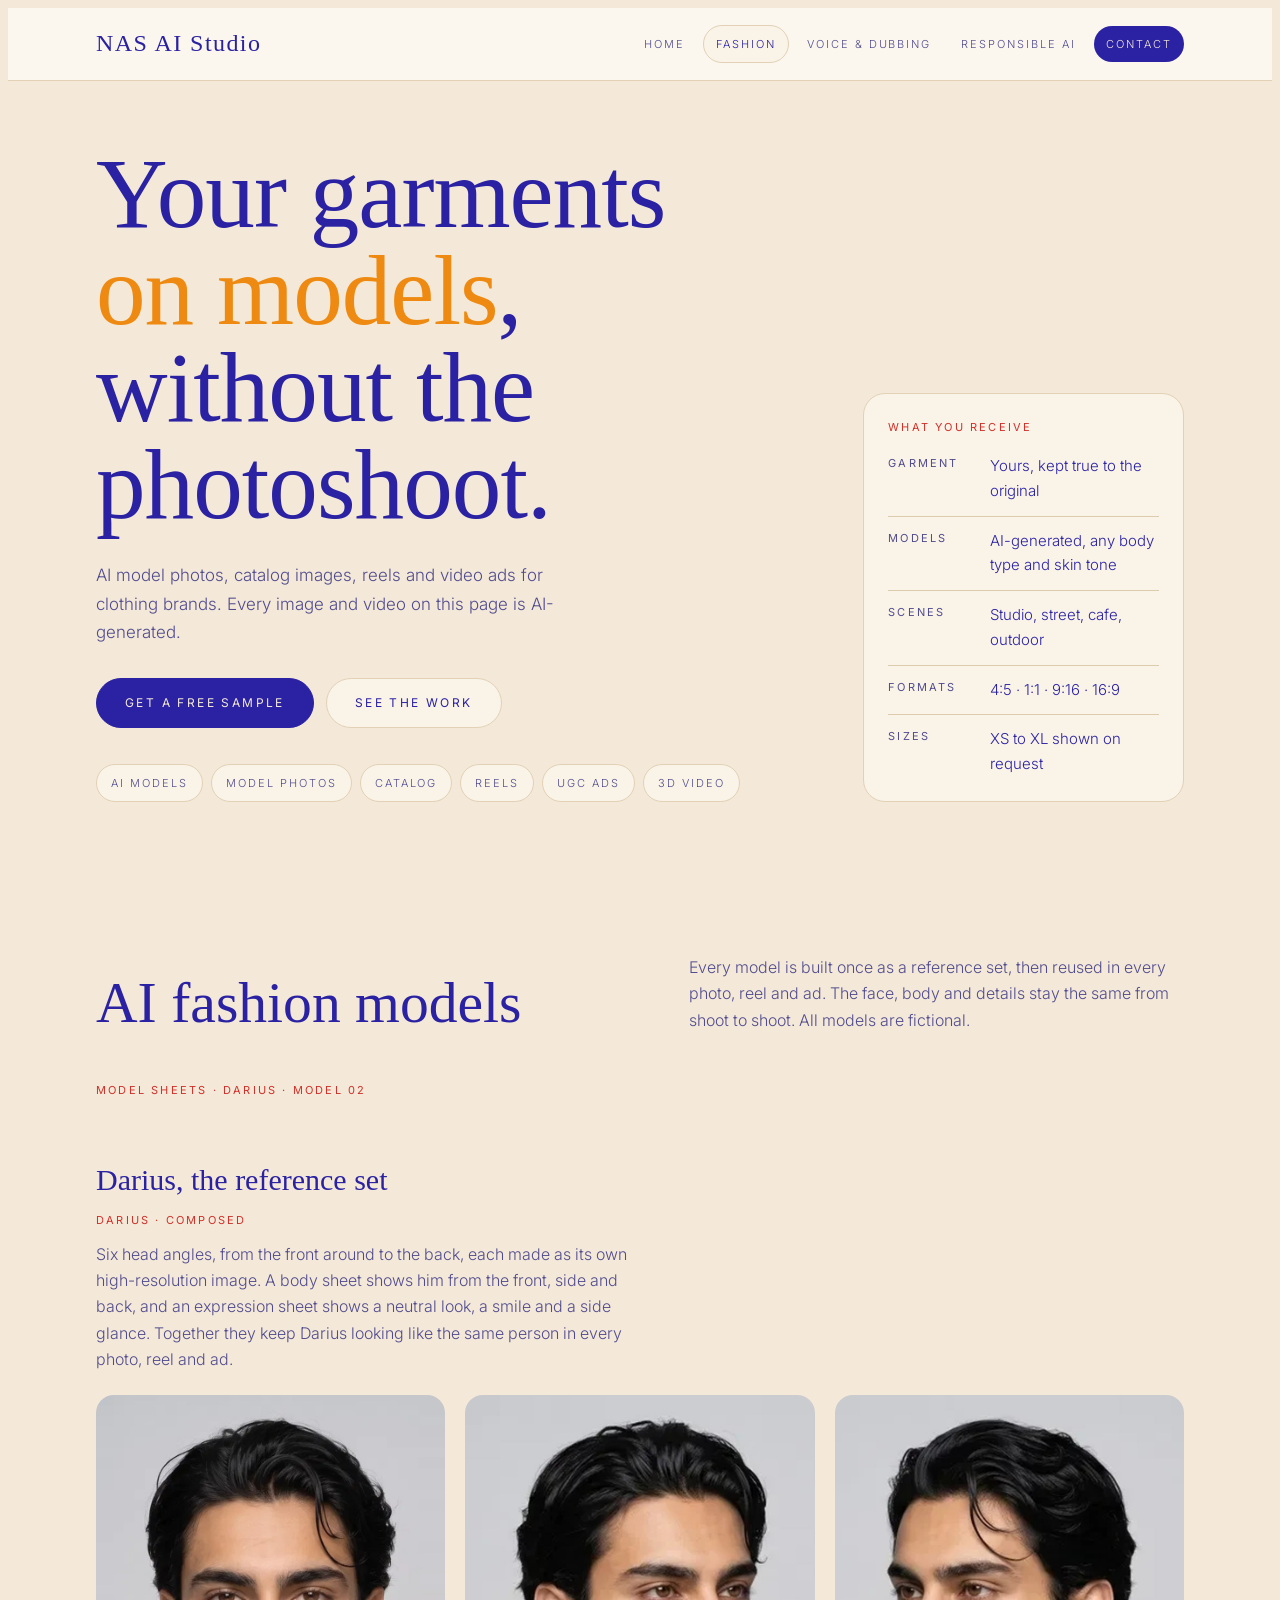
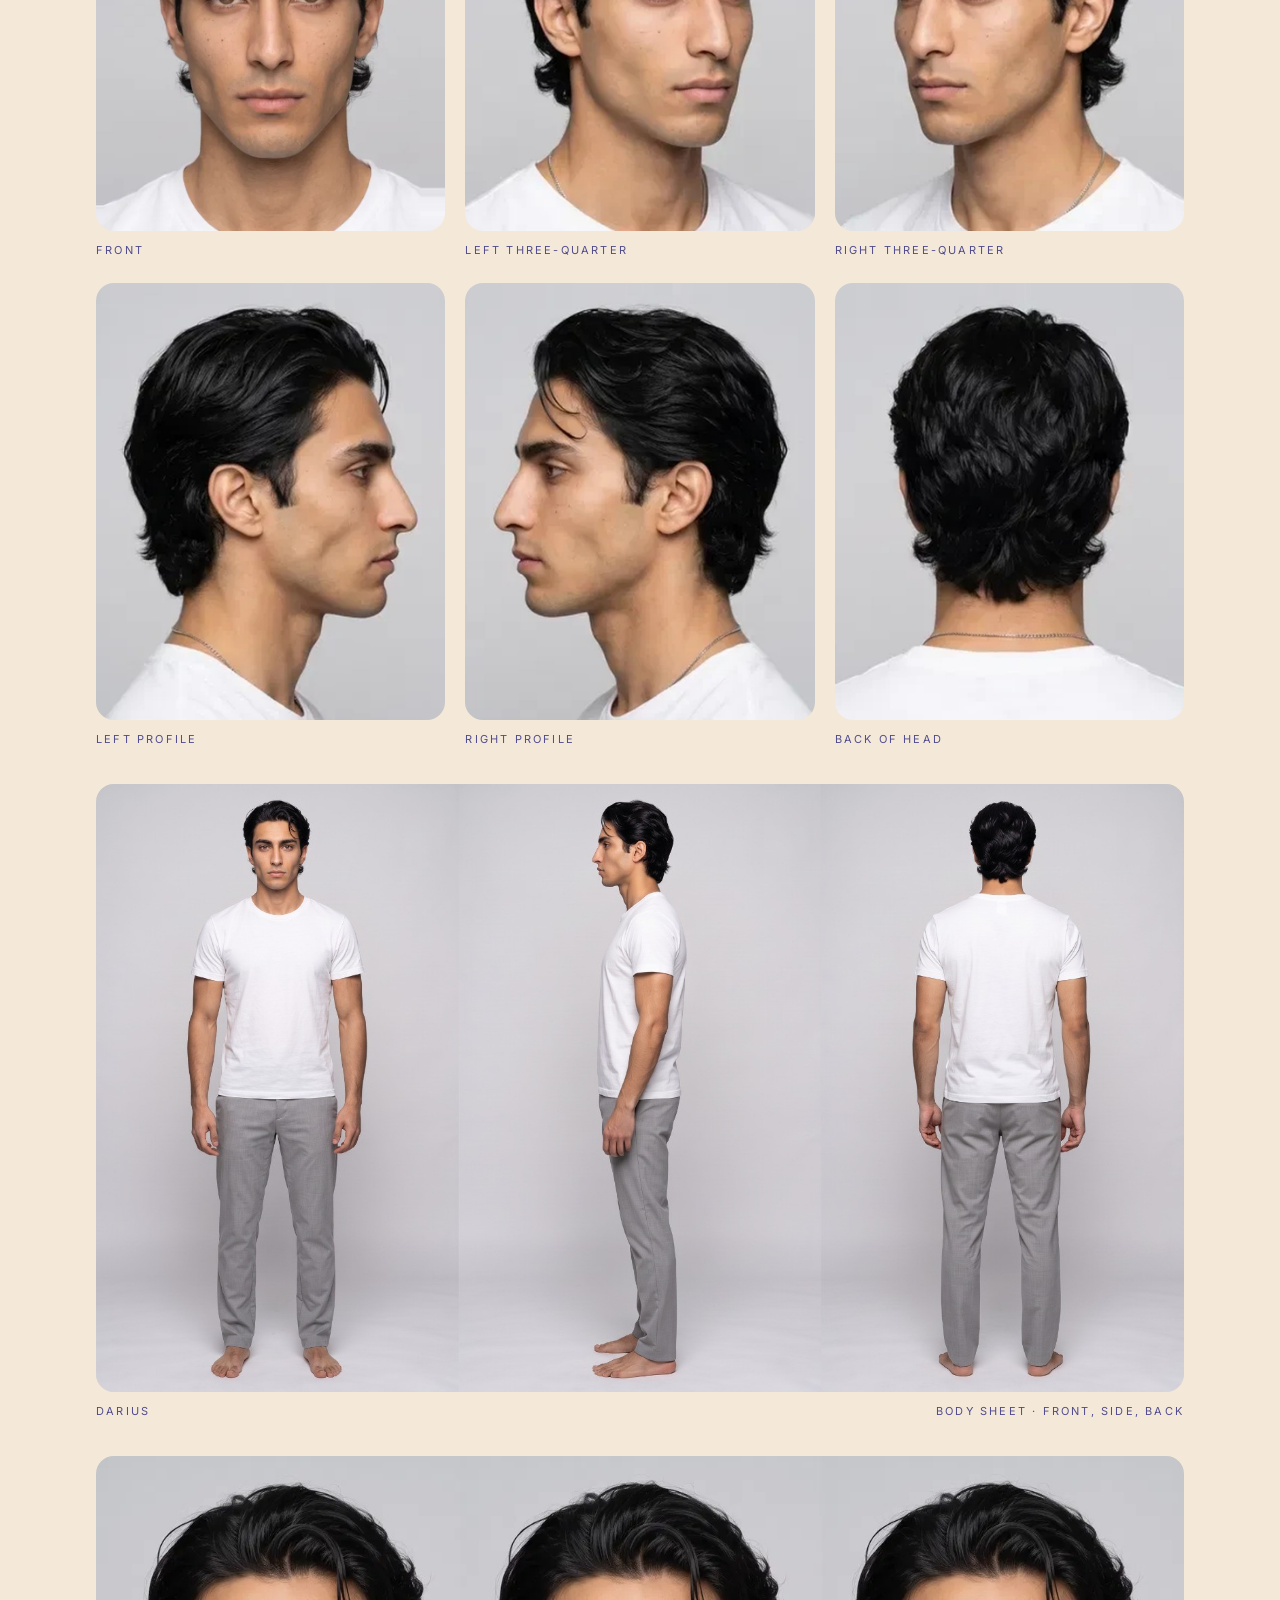
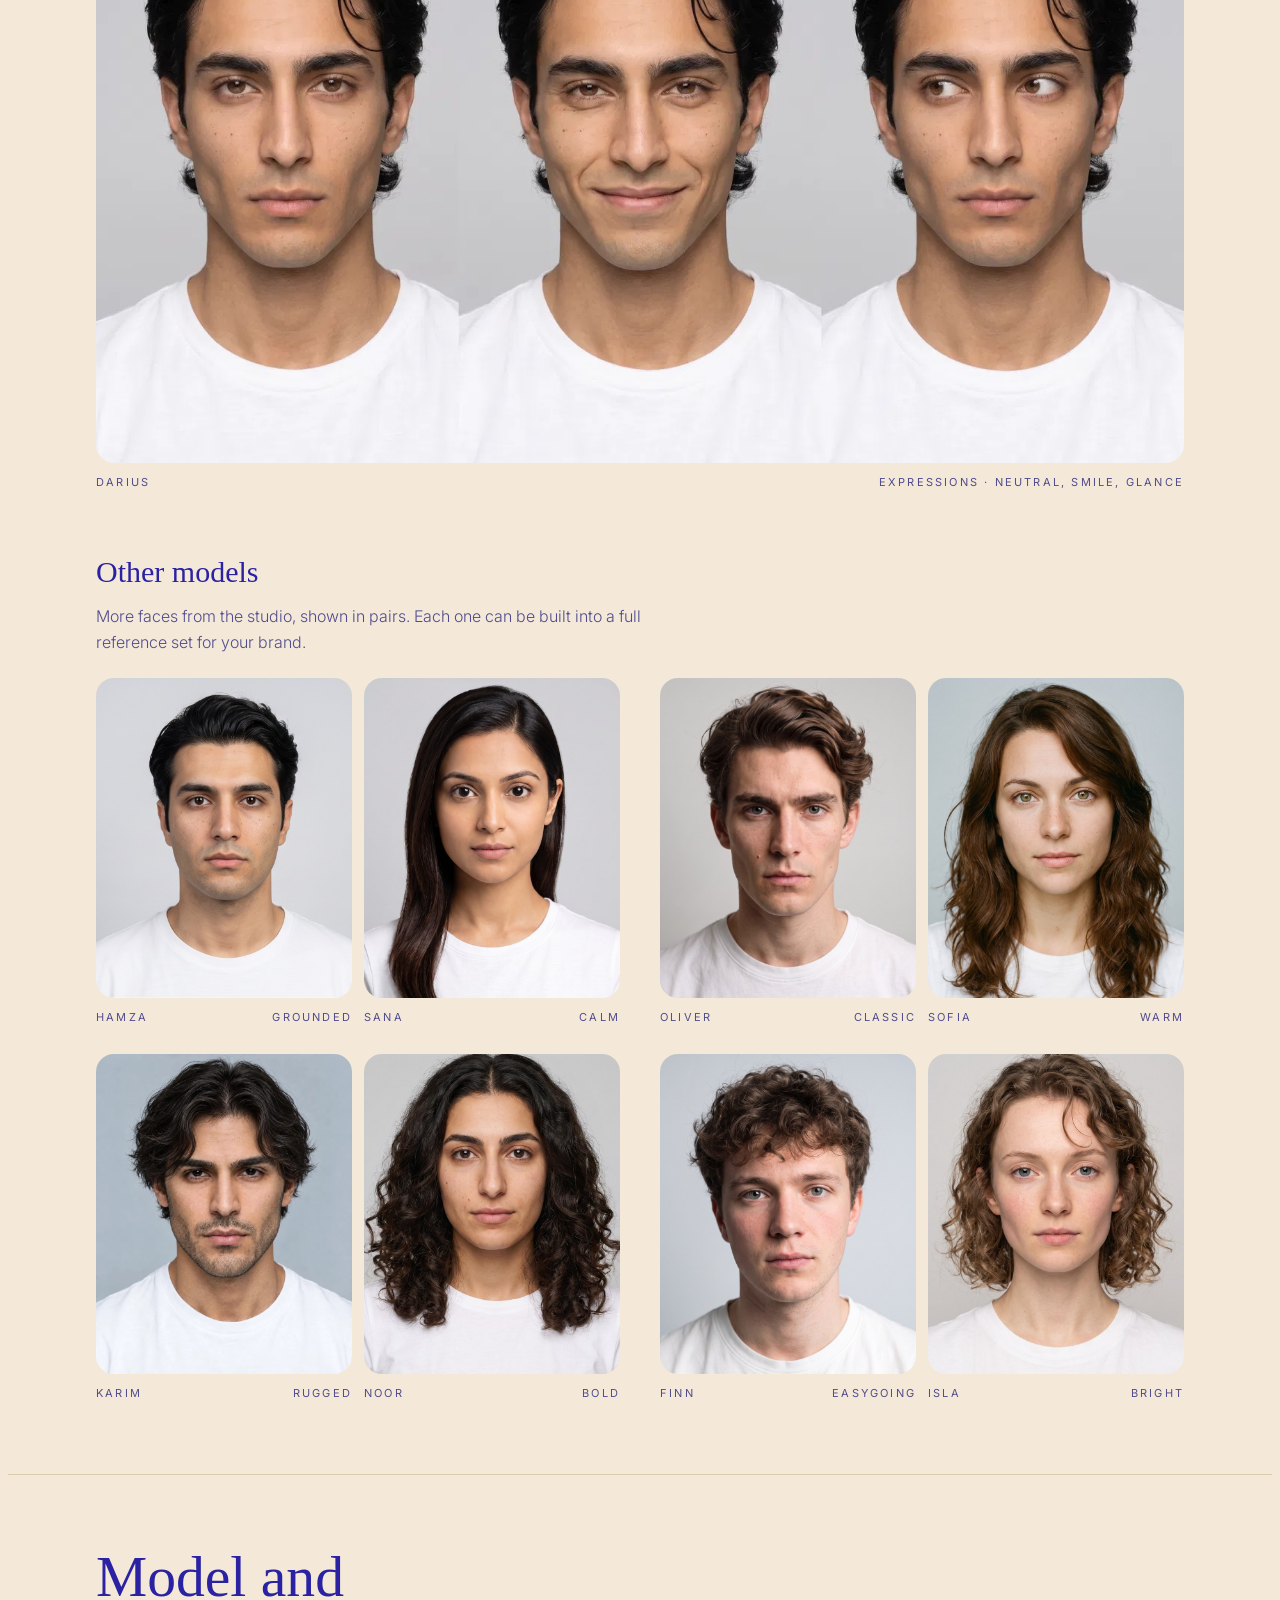
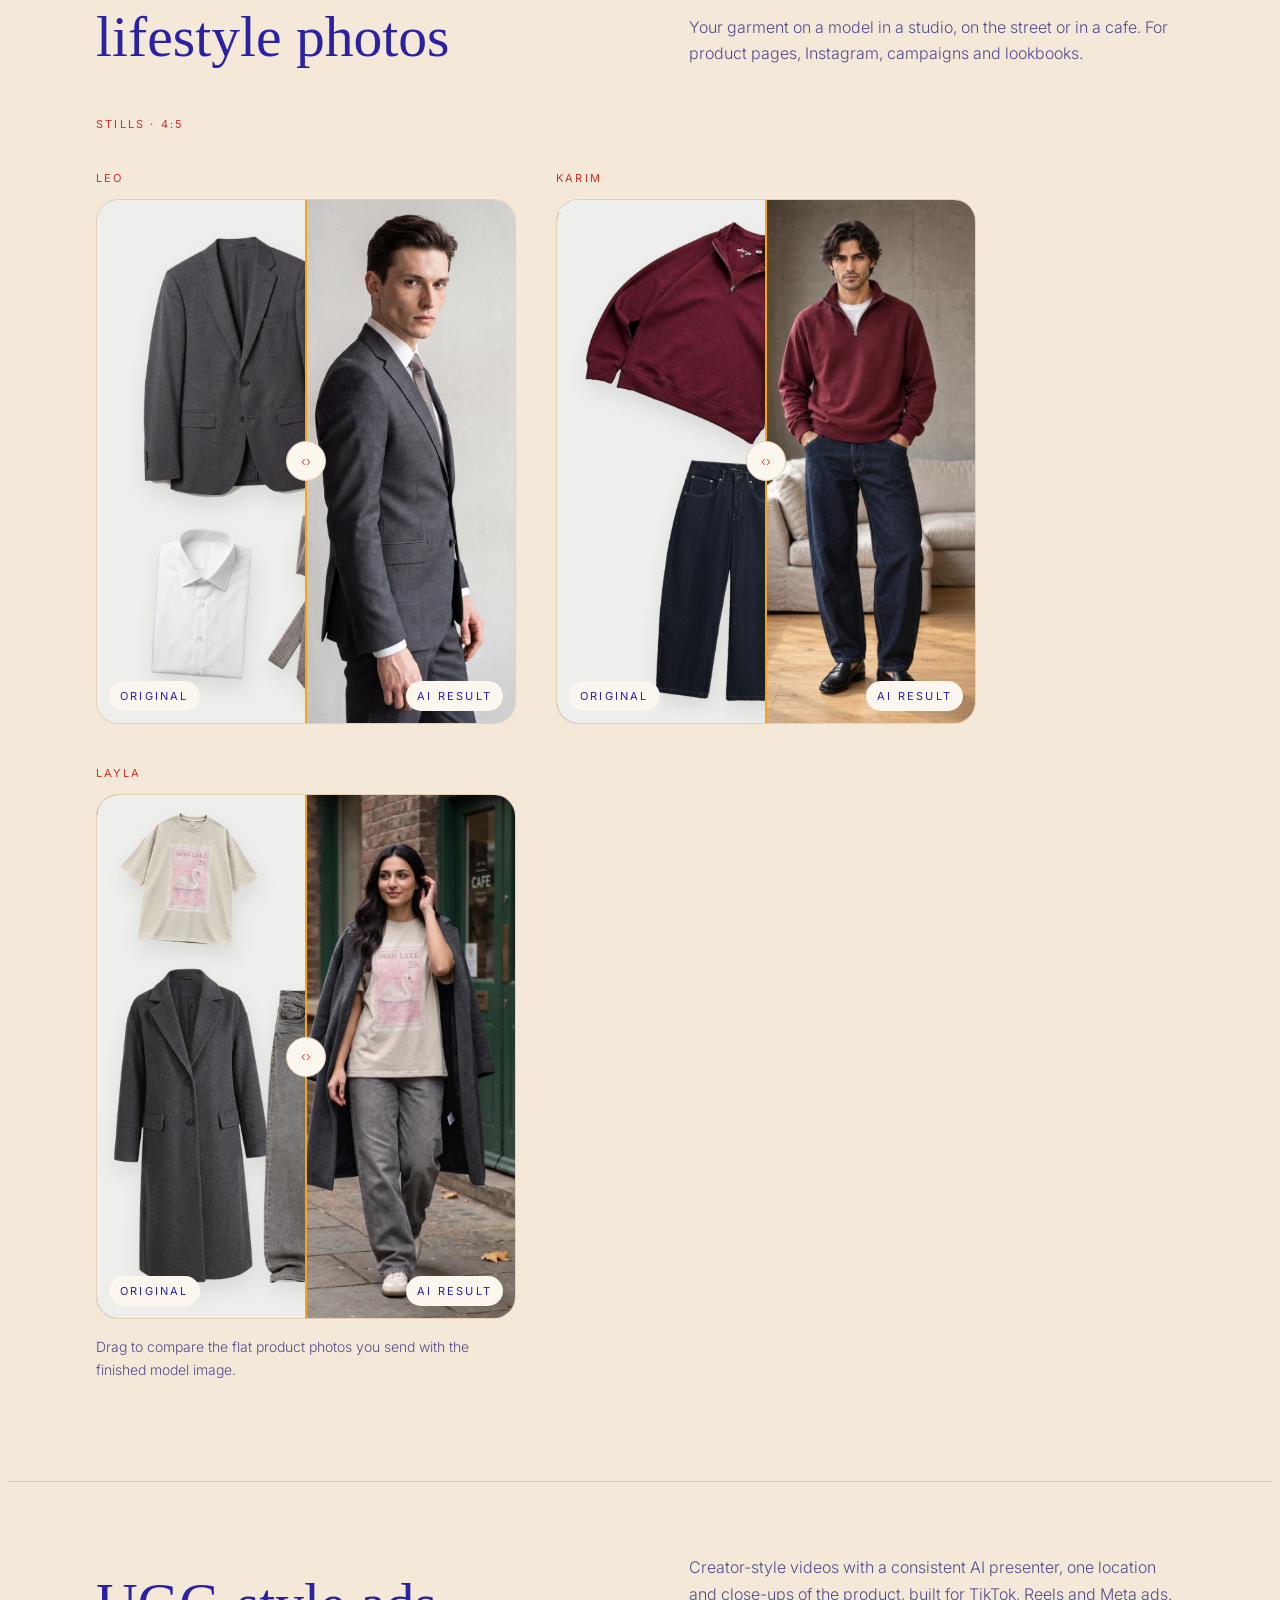
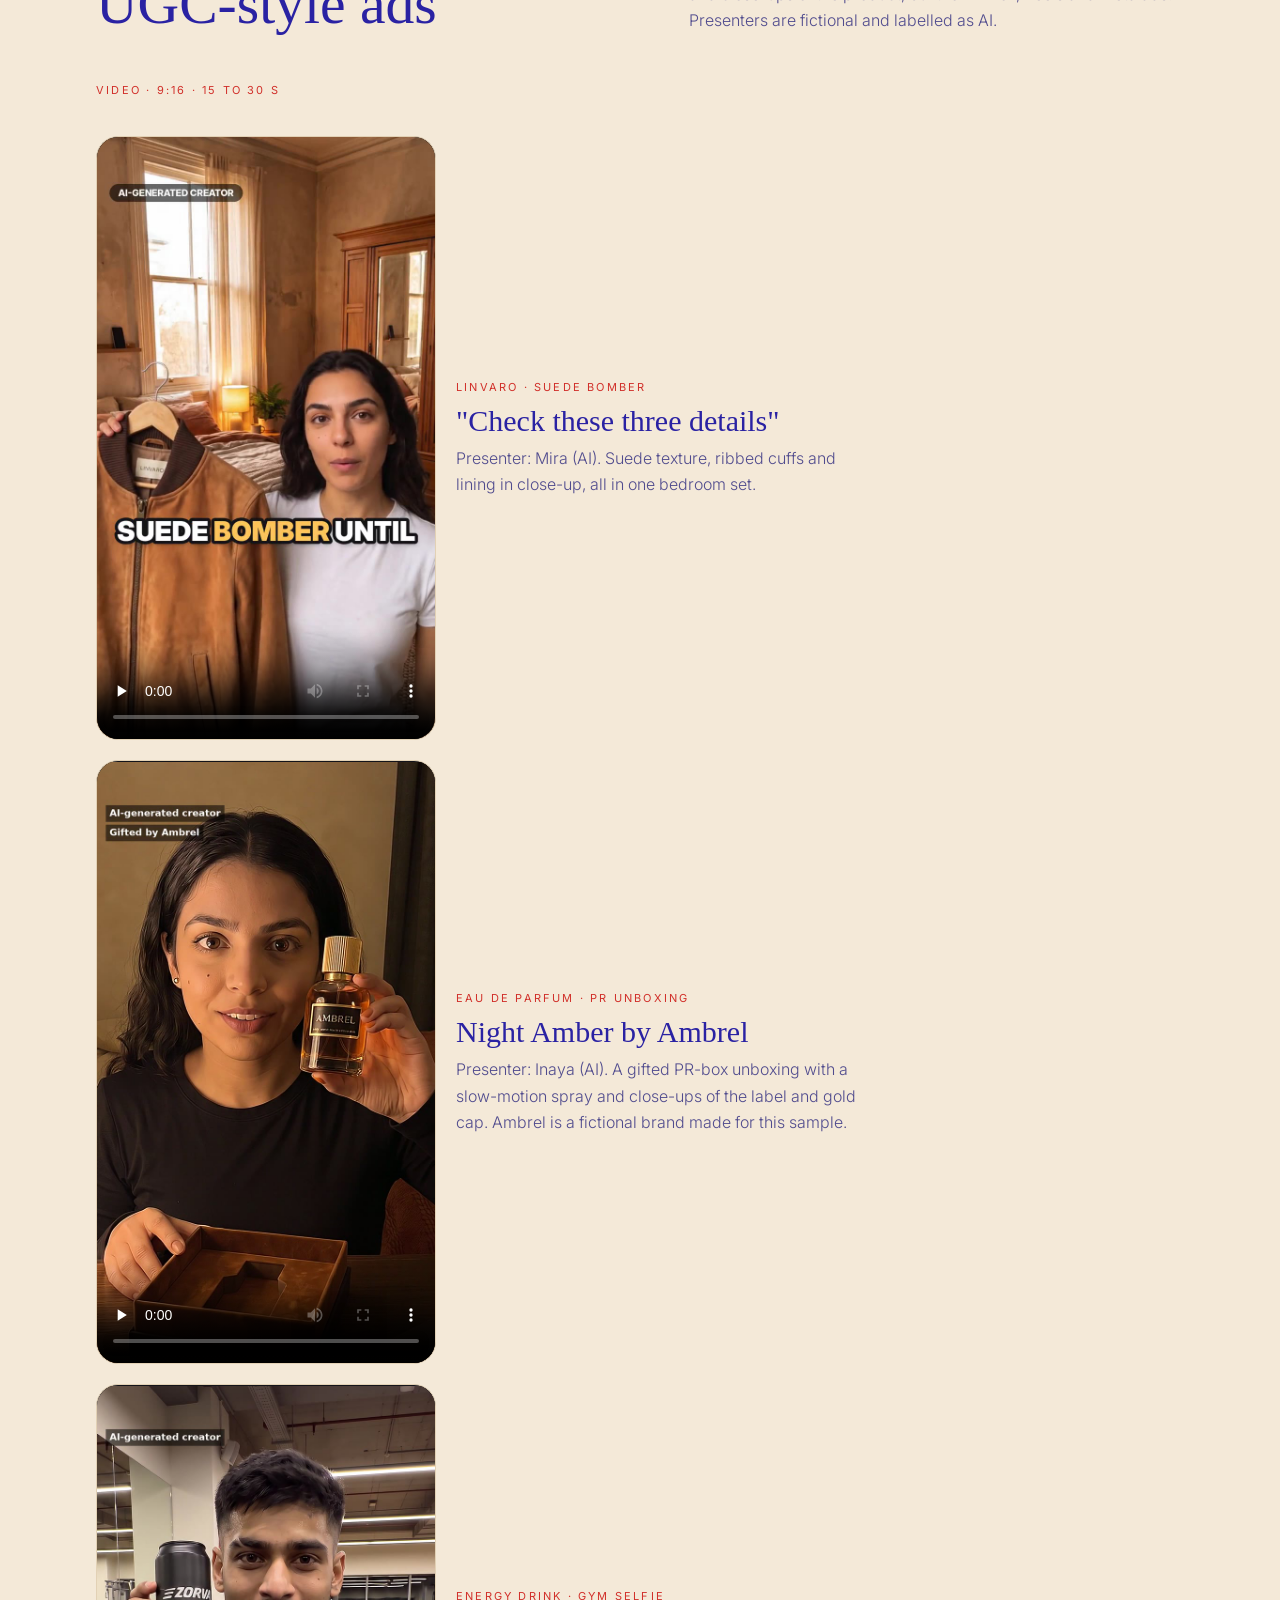
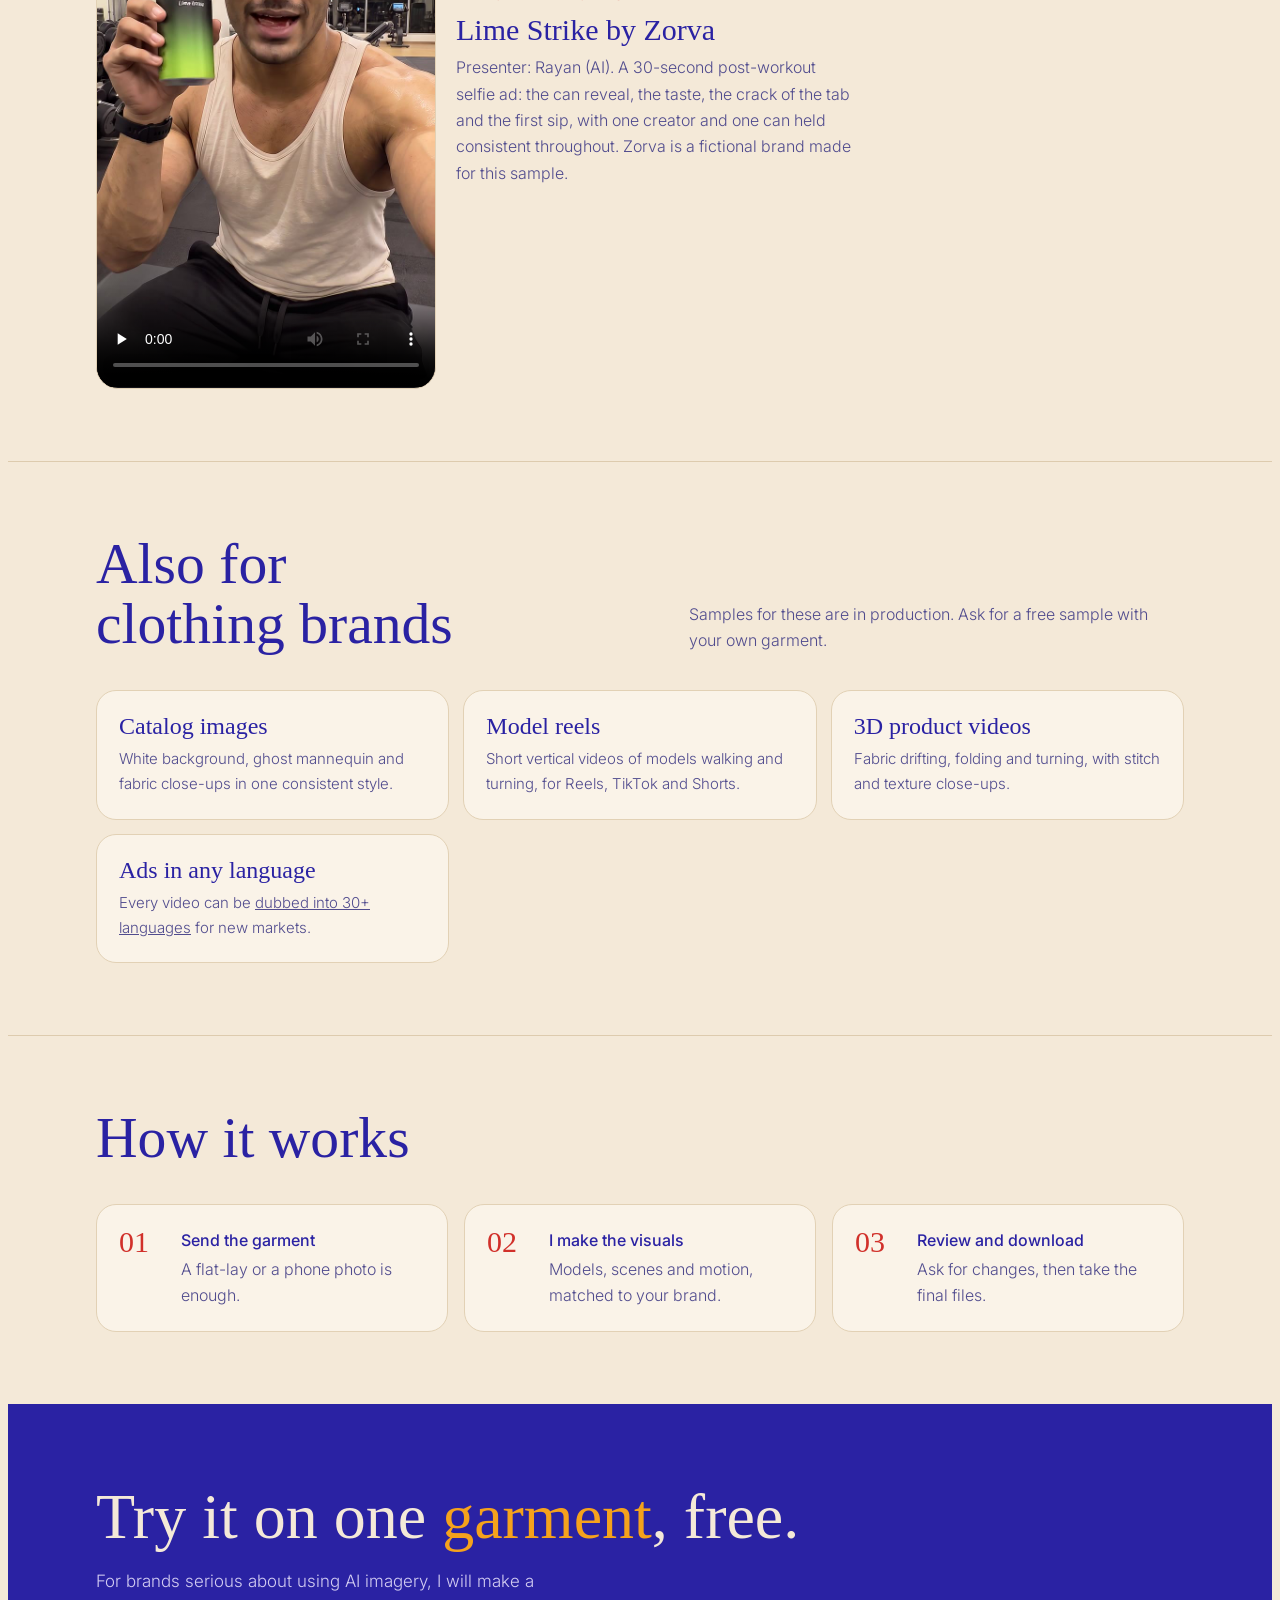
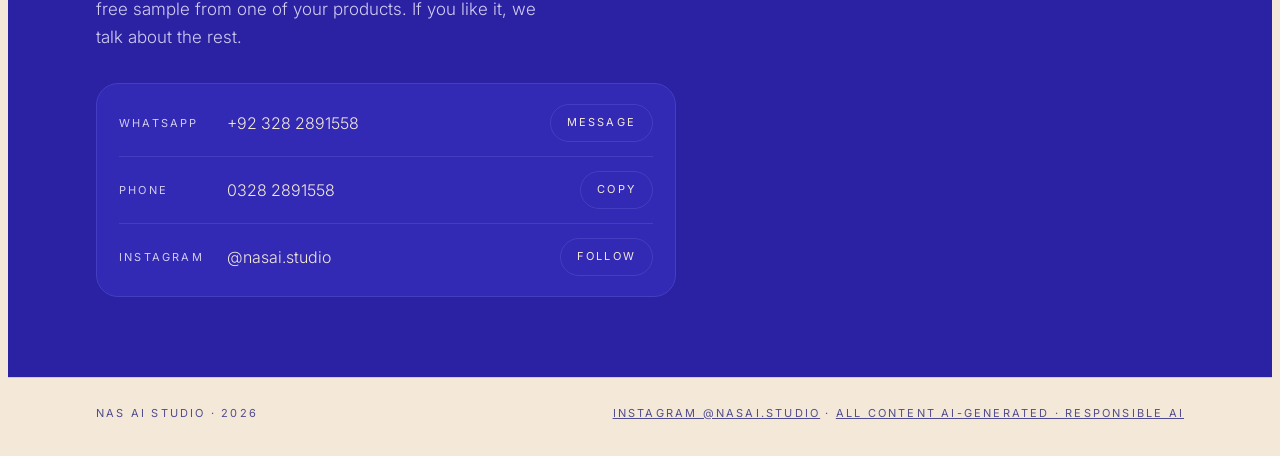
<file: fashion.html>
<!doctype html>
<html lang="en">
<head>
<meta charset="utf-8">
<meta name="viewport" content="width=device-width, initial-scale=1, viewport-fit=cover">
<meta name="description" content="AI fashion models, model photos and product content for clothing brands, by NAS AI Studio.">
<title>NAS AI Studio · Fashion</title>
<link rel="preconnect" href="https://fonts.googleapis.com">
<link rel="preconnect" href="https://fonts.gstatic.com" crossorigin>
<link rel="stylesheet" href="https://fonts.googleapis.com/css2?family=Tinos:ital,wght@0,400;0,700;1,400&family=Inter:wght@300;400;500&display=swap">
<link rel="stylesheet" href="assets/site.css?v=4">
</head>
<body>
<header class="top">
  <div class="wrap">
    <a class="brand" href="index.html">NAS AI Studio</a>
    <nav class="nav" aria-label="Main"><a href="index.html">Home</a><a href="fashion.html" aria-current="page">Fashion</a><a href="voice.html">Voice &amp; Dubbing</a><a href="responsible-ai.html">Responsible AI</a><a class="cta" href="#contact">Contact</a></nav>
  </div>
</header>

<main>
  <section class="hero">
    <div class="wrap">
      <div>
        <h1>Your garments <em>on models</em>, without the photoshoot.</h1>
        <p class="lede">AI model photos, catalog images, reels and video ads for clothing brands. Every image and video on this page is AI-generated.</p>
        <div class="cta-row">
          <a class="btn primary" href="#contact">Get a free sample</a>
          <a class="btn" href="#photos">See the work</a>
        </div>
        <nav class="chips" aria-label="Services">
          <a href="#models">AI models</a>
          <a href="#photos">Model photos</a>
          <a href="#more">Catalog</a>
          <a href="#more">Reels</a>
          <a href="#ugc">UGC ads</a>
          <a href="#more">3D video</a>
        </nav>
      </div>

      <aside class="tag" aria-label="What you receive">
        <h2>What you receive</h2>
        <dl>
          <div class="row"><dt class="mono">Garment</dt><dd>Yours, kept true to the original</dd></div>
          <div class="row"><dt class="mono">Models</dt><dd>AI-generated, any body type and skin tone</dd></div>
          <div class="row"><dt class="mono">Scenes</dt><dd>Studio, street, cafe, outdoor</dd></div>
          <div class="row"><dt class="mono">Formats</dt><dd>4:5 · 1:1 · 9:16 · 16:9</dd></div>
          <div class="row"><dt class="mono">Sizes</dt><dd>XS to XL shown on request</dd></div>
        </dl>
      </aside>
    </div>
  </section>

  <section class="work" id="models">
    <div class="wrap">
      <div class="work-head">
        <h2>AI fashion models</h2>
        <p>Every model is built once as a reference set, then reused in every photo, reel and ad. The face, body and details stay the same from shoot to shoot. All models are fictional.</p>
        <div class="meta mono fmt">Model sheets · Darius · Model 02</div>
      </div>

      <h3 class="sub-h">Darius, the reference set</h3>
      <div class="mono fmt" style="margin:0 0 12px">Darius · Composed</div>
      <p class="sub-p">Six head angles, from the front around to the back, each made as its own high-resolution image. A body sheet shows him from the front, side and back, and an expression sheet shows a neutral look, a smile and a side glance. Together they keep Darius looking like the same person in every photo, reel and ad.</p>
      <div class="refs">
        <figure class="shot"><img src="img/darius-front.jpg?v=3" loading="lazy" alt="Darius, front face"><figcaption class="mono"><span>Front</span></figcaption></figure>
        <figure class="shot"><img src="img/darius-l34.jpg?v=3" loading="lazy" alt="Darius, left three-quarter"><figcaption class="mono"><span>Left three-quarter</span></figcaption></figure>
        <figure class="shot"><img src="img/darius-r34.jpg?v=3" loading="lazy" alt="Darius, right three-quarter"><figcaption class="mono"><span>Right three-quarter</span></figcaption></figure>
        <figure class="shot"><img src="img/darius-lprof.jpg?v=3" loading="lazy" alt="Darius, left profile"><figcaption class="mono"><span>Left profile</span></figcaption></figure>
        <figure class="shot"><img src="img/darius-rprof.jpg?v=3" loading="lazy" alt="Darius, right profile"><figcaption class="mono"><span>Right profile</span></figcaption></figure>
        <figure class="shot"><img src="img/darius-back.jpg?v=3" loading="lazy" alt="Darius, back of head"><figcaption class="mono"><span>Back of head</span></figcaption></figure>
      </div>
      <div class="sheets">
        <figure class="shot wide"><img src="img/adam-body.jpg?v=1" loading="lazy" alt="Darius body sheet: front, side and back, full length"><figcaption class="mono"><span>Darius</span><span>Body sheet · front, side, back</span></figcaption></figure>
        <figure class="shot wide"><img src="img/adam-expressions.jpg?v=1" loading="lazy" alt="Darius expressions: neutral, smile, side glance"><figcaption class="mono"><span>Darius</span><span>Expressions · neutral, smile, glance</span></figcaption></figure>
      </div>

      <!-- HIDDEN until samples are added: Model 02 reference set
<h3 class="sub-h">Model 02, the reference set</h3>
      <p class="sub-p">A second model with a completely different look, built the same way.</p>
      <div class="sheets">
        <figure class="ph" style="--ar:3/2"><span class="ph-tag mono">Head views</span><span class="ph-msg">Add image</span></figure>
        <figure class="ph" style="--ar:16/9"><span class="ph-tag mono">Full body</span><span class="ph-msg">Add image</span></figure>
      </div>

      
--><!-- HIDDEN until samples are added: Same garment, two models
<h3 class="sub-h">Same garment, two models</h3>
      <p class="sub-p">The same outfit on both reference models. Any look, heritage and build can be created for your brand.</p>
      <div class="gallery" style="--n:2; --max:640px">
        <figure class="ph" style="--ar:4/5"><span class="ph-tag mono">Darius</span><span class="ph-msg">Add image</span></figure>
        <figure class="ph" style="--ar:4/5"><span class="ph-tag mono">Model 02</span><span class="ph-msg">Add image</span></figure>
      </div>

      
--><h3 class="sub-h">Other models</h3>
      <p class="sub-p">More faces from the studio, shown in pairs. Each one can be built into a full reference set for your brand.</p>
      <div class="pairs">
        <div class="pair">
          <figure class="shot"><img src="img/other-03.jpg?v=1" loading="lazy" style="--ar:4/5" alt="Hamza, front face close-up"><figcaption class="mono"><span>Hamza</span><span>Grounded</span></figcaption></figure>
          <figure class="shot"><img src="img/female-sana.jpg?v=2" loading="lazy" style="--ar:4/5" alt="Sana, front face close-up"><figcaption class="mono"><span>Sana</span><span>Calm</span></figcaption></figure>
        </div>
        <div class="pair">
          <figure class="shot"><img src="img/other-02.jpg?v=1" loading="lazy" style="--ar:4/5" alt="Oliver, front face close-up"><figcaption class="mono"><span>Oliver</span><span>Classic</span></figcaption></figure>
          <figure class="shot"><img src="img/female-sofia.jpg?v=1" loading="lazy" style="--ar:4/5" alt="Sofia, front face close-up"><figcaption class="mono"><span>Sofia</span><span>Warm</span></figcaption></figure>
        </div>
        <div class="pair">
          <figure class="shot"><img src="img/other-05.jpg?v=1" loading="lazy" style="--ar:4/5" alt="Karim, front face close-up"><figcaption class="mono"><span>Karim</span><span>Rugged</span></figcaption></figure>
          <figure class="shot"><img src="img/female-noor.jpg?v=1" loading="lazy" style="--ar:4/5" alt="Noor, front face close-up"><figcaption class="mono"><span>Noor</span><span>Bold</span></figcaption></figure>
        </div>
        <div class="pair">
          <figure class="shot"><img src="img/other-04.jpg?v=1" loading="lazy" style="--ar:4/5" alt="Finn, front face close-up"><figcaption class="mono"><span>Finn</span><span>Easygoing</span></figcaption></figure>
          <figure class="shot"><img src="img/female-isla.jpg?v=1" loading="lazy" style="--ar:4/5" alt="Isla, front face close-up"><figcaption class="mono"><span>Isla</span><span>Bright</span></figcaption></figure>
        </div>
      </div>
    </div>
  </section>

  <section class="work" id="photos">
    <div class="wrap">
      <div class="work-head">
        <h2>Model and lifestyle photos</h2>
        <p>Your garment on a model in a studio, on the street or in a cafe. For product pages, Instagram, campaigns and lookbooks.</p>
        <div class="meta mono fmt">Stills · 4:5</div>
      </div>

      <div class="ba-pair">
        <!-- HIDDEN until samples are added: Darius before/after
<div class="ba-wrap">
          <div class="mono fmt">Darius</div>
          <div class="ba" id="ba-box1">
            <div class="layer after ph" style="--ar:auto"><span class="ph-msg">AI result goes here</span></div>
            <div class="layer before ph" style="--ar:auto"><span class="ph-msg">Original product photo goes here</span></div>
            <span class="side l mono">Original</span>
            <span class="side r mono">AI result</span>
            <div class="divider"></div>
            <div class="knob" aria-hidden="true">‹›</div>
            <input type="range" id="ba1" min="0" max="100" value="50" aria-label="Compare original photo with AI result, Darius">
          </div>
        </div>
        
--><!-- HIDDEN until samples are added: Model 02 before/after
<div class="ba-wrap">
          <div class="mono fmt">Model 02</div>
          <div class="ba" id="ba-box2">
            <div class="layer after ph" style="--ar:auto"><span class="ph-msg">AI result goes here</span></div>
            <div class="layer before ph" style="--ar:auto"><span class="ph-msg">Original product photo goes here</span></div>
            <span class="side l mono">Original</span>
            <span class="side r mono">AI result</span>
            <div class="divider"></div>
            <div class="knob" aria-hidden="true">‹›</div>
            <input type="range" id="ba2" min="0" max="100" value="50" aria-label="Compare original photo with AI result, Model 02">
          </div>
        </div>
        
--><div class="ba-wrap">
          <div class="mono fmt">Leo</div>
          <div class="ba" id="ba-box3">
            <div class="layer after"><img src="img/m3-ai.jpg?v=2" alt="AI result: model in a charcoal suit, white shirt and tie"></div>
            <div class="layer before"><img src="img/m3-original.jpg?v=3" alt="Original product photos: charcoal suit jacket, trousers, white shirt and knit tie"></div>
            <span class="side l mono">Original</span>
            <span class="side r mono">AI result</span>
            <div class="divider"></div>
            <div class="knob" aria-hidden="true">‹›</div>
            <input type="range" id="ba3" min="0" max="100" value="50" aria-label="Compare original photo with AI result, Leo">
          </div>
        </div>
        <div class="ba-wrap">
          <div class="mono fmt">Karim</div>
          <div class="ba" id="ba-box4">
            <div class="layer after"><img src="img/m4-ai.jpg?v=1" alt="AI result: Karim in a burgundy half-zip sweatshirt, dark jeans and loafers"></div>
            <div class="layer before"><img src="img/m4-original.jpg?v=2" alt="Original product photos: burgundy half-zip sweatshirt and dark balloon jeans"></div>
            <span class="side l mono">Original</span>
            <span class="side r mono">AI result</span>
            <div class="divider"></div>
            <div class="knob" aria-hidden="true">‹›</div>
            <input type="range" id="ba4" min="0" max="100" value="50" aria-label="Compare original photo with AI result, Karim">
          </div>
        </div>
        <div class="ba-wrap">
          <div class="mono fmt">Layla</div>
          <div class="ba" id="ba-box5">
            <div class="layer after"><img src="img/m5-ai.jpg?v=1" alt="AI result: Layla in the Swan Lake t-shirt, grey jeans, grey coat and white trainers"></div>
            <div class="layer before"><img src="img/m5-original.jpg?v=3" alt="Original product photos: Swan Lake print t-shirt and grey washed jeans"></div>
            <span class="side l mono">Original</span>
            <span class="side r mono">AI result</span>
            <div class="divider"></div>
            <div class="knob" aria-hidden="true">‹›</div>
            <input type="range" id="ba5" min="0" max="100" value="50" aria-label="Compare original photo with AI result, Layla">
          </div>
        </div>
      </div>
      <p class="ba-note" style="margin-bottom:28px">Drag to compare the flat product photos you send with the finished model image.</p>

      <!-- HIDDEN until samples are added: Studio/Street/Cafe
<div class="gallery" style="--n:3">
        <figure class="ph" style="--ar:4/5"><span class="ph-tag mono">Studio</span><span class="ph-msg">Add image</span></figure>
        <figure class="ph" style="--ar:4/5"><span class="ph-tag mono">Street</span><span class="ph-msg">Add image</span></figure>
        <figure class="ph" style="--ar:4/5"><span class="ph-tag mono">Cafe</span><span class="ph-msg">Add image</span></figure>
      </div>
-->
    </div>
  </section>

  <!-- HIDDEN until samples are added: Catalog images
<section class="work" id="catalog">
    <div class="wrap">
      <div class="work-head">
        <h2>Catalog images</h2>
        <p>Clean product-page shots: white background, ghost mannequin and detail close-ups, in one consistent style across the whole store.</p>
        <div class="meta mono fmt">Stills · 1:1</div>
      </div>
      <div class="gallery" style="--n:3">
        <figure class="ph" style="--ar:1/1"><span class="ph-tag mono">White background</span><span class="ph-msg">Add image</span></figure>
        <figure class="ph" style="--ar:1/1"><span class="ph-tag mono">Ghost mannequin</span><span class="ph-msg">Add image</span></figure>
        <figure class="ph" style="--ar:1/1"><span class="ph-tag mono">Fabric detail</span><span class="ph-msg">Add image</span></figure>
      </div>
    </div>
  </section>
-->

  <!-- HIDDEN until samples are added: Model reels
<section class="work" id="reels">
    <div class="wrap">
      <div class="work-head">
        <h2>Model reels</h2>
        <p>Short vertical videos of models walking, turning and showing how the fabric moves. Made for Reels, TikTok and Shorts.</p>
        <div class="meta mono fmt">Video · 9:16 · 5 to 10 s</div>
      </div>
      <div class="gallery" style="--n:2; --max:520px">
        <figure class="ph vid" style="--ar:9/16"><span class="ph-tag mono">Walk</span><span class="ph-msg">Add video</span></figure>
        <figure class="ph vid" style="--ar:9/16"><span class="ph-tag mono">Turn</span><span class="ph-msg">Add video</span></figure>
      </div>
    </div>
  </section>
-->

  <section class="work" id="ugc">
    <div class="wrap">
      <div class="work-head">
        <h2>UGC-style ads</h2>
        <p>Creator-style videos with a consistent AI presenter, one location and close-ups of the product, built for TikTok, Reels and Meta ads. Presenters are fictional and labelled as AI.</p>
        <div class="meta mono fmt">Video · 9:16 · 15 to 30 s</div>
      </div>
      <div class="ugc-row">
        <figure class="ugc-clip">
          <video controls preload="none" playsinline poster="media/ugc/suede-bomber-mira-poster.jpg">
            <source src="media/ugc/suede-bomber-mira.mp4" type="video/mp4">
          </video>
          <figcaption><span class="mono fmt">Linvaro · Suede bomber</span><b>"Check these three details"</b><span>Presenter: Mira (AI). Suede texture, ribbed cuffs and lining in close-up, all in one bedroom set.</span></figcaption>
        </figure>
        <figure class="ugc-clip">
          <video controls preload="none" playsinline poster="media/ugc/night-amber-inaya-poster.jpg">
            <source src="media/ugc/night-amber-inaya.mp4" type="video/mp4">
          </video>
          <figcaption><span class="mono fmt">Eau de parfum · PR unboxing</span><b>Night Amber by Ambrel</b><span>Presenter: Inaya (AI). A gifted PR-box unboxing with a slow-motion spray and close-ups of the label and gold cap. Ambrel is a fictional brand made for this sample.</span></figcaption>
        </figure>
        <figure class="ugc-clip">
          <video controls preload="none" playsinline poster="media/ugc/zorva-lime-strike-rayan-poster.jpg">
            <source src="media/ugc/zorva-lime-strike-rayan.mp4" type="video/mp4">
          </video>
          <figcaption><span class="mono fmt">Energy drink · Gym selfie</span><b>Lime Strike by Zorva</b><span>Presenter: Rayan (AI). A 30-second post-workout selfie ad: the can reveal, the taste, the crack of the tab and the first sip, with one creator and one can held consistent throughout. Zorva is a fictional brand made for this sample.</span></figcaption>
        </figure>
      </div>
    </div>
  </section>

  <!-- HIDDEN until samples are added: 3D product videos
<section class="work" id="product3d">
    <div class="wrap">
      <div class="work-head">
        <h2>3D product videos</h2>
        <p>Cinematic shots of the garment itself: fabric drifting, folding and turning, with close-ups of stitching and texture. Good for launches and ad hooks.</p>
        <div class="meta mono fmt">Video · 16:9 and 1:1</div>
      </div>
      <div class="gallery" style="--n:2; --w:min(86%, 360px)">
        <figure class="ph vid" style="--ar:16/9"><span class="ph-tag mono">Fabric motion</span><span class="ph-msg">Add video</span></figure>
        <figure class="ph vid" style="--ar:16/9"><span class="ph-tag mono">Stitch close-up</span><span class="ph-msg">Add video</span></figure>
      </div>
    </div>
  </section>
-->


  <section class="work" id="more">
    <div class="wrap">
      <div class="work-head">
        <h2>Also for clothing brands</h2>
        <p>Samples for these are in production. Ask for a free sample with your own garment.</p>
      </div>
      <div class="svc-grid">
        <div class="svc"><h3>Catalog images</h3><p>White background, ghost mannequin and fabric close-ups in one consistent style.</p></div>
        <div class="svc"><h3>Model reels</h3><p>Short vertical videos of models walking and turning, for Reels, TikTok and Shorts.</p></div>
        <div class="svc"><h3>3D product videos</h3><p>Fabric drifting, folding and turning, with stitch and texture close-ups.</p></div>
        <div class="svc"><h3>Ads in any language</h3><p>Every video can be <a href="voice.html">dubbed into 30+ languages</a> for new markets.</p></div>
      </div>
    </div>
  </section>


  <section class="work" id="process">
    <div class="wrap">
      <div class="work-head">
        <h2>How it works</h2>
      </div>
      <ol class="steps">
        <li><div><b>Send the garment</b><span>A flat-lay or a phone photo is enough.</span></div></li>
        <li><div><b>I make the visuals</b><span>Models, scenes and motion, matched to your brand.</span></div></li>
        <li><div><b>Review and download</b><span>Ask for changes, then take the final files.</span></div></li>
      </ol>
    </div>
  </section>
  <section class="contact" id="contact">
    <div class="wrap">
      <h2>Try it on one <em>garment</em>, free.</h2>
      <p class="lede">For brands serious about using AI imagery, I will make a free sample from one of your products. If you like it, we talk about the rest.</p>
      <div class="lines">
        <div class="line"><span class="k mono">WhatsApp</span><span class="v" id="v-wa">+92 328 2891558</span><a class="copy" href="https://wa.me/923282891558" target="_blank" rel="noopener">Message</a></div>
        <div class="line"><span class="k mono">Phone</span><span class="v" id="v-ph">0328 2891558</span><button class="copy" type="button" data-copy="v-ph">Copy</button></div>
        <div class="line"><span class="k mono">Instagram</span><span class="v" id="v-ig">@nasai.studio</span><a class="copy" href="https://www.instagram.com/nasai.studio/" target="_blank" rel="noopener">Follow</a></div>
      </div>
    </div>
  </section>

</main>
<footer>
  <div class="wrap">
    <span class="mono">NAS AI Studio · 2026</span>
    <span class="mono"><a href="https://www.instagram.com/nasai.studio/" target="_blank" rel="noopener">Instagram @nasai.studio</a> · <a href="responsible-ai.html">All content AI-generated · Responsible AI</a></span>
  </div>
</footer>
<script src="assets/site.js?v=1"></script>
</body>
</html>
</file>
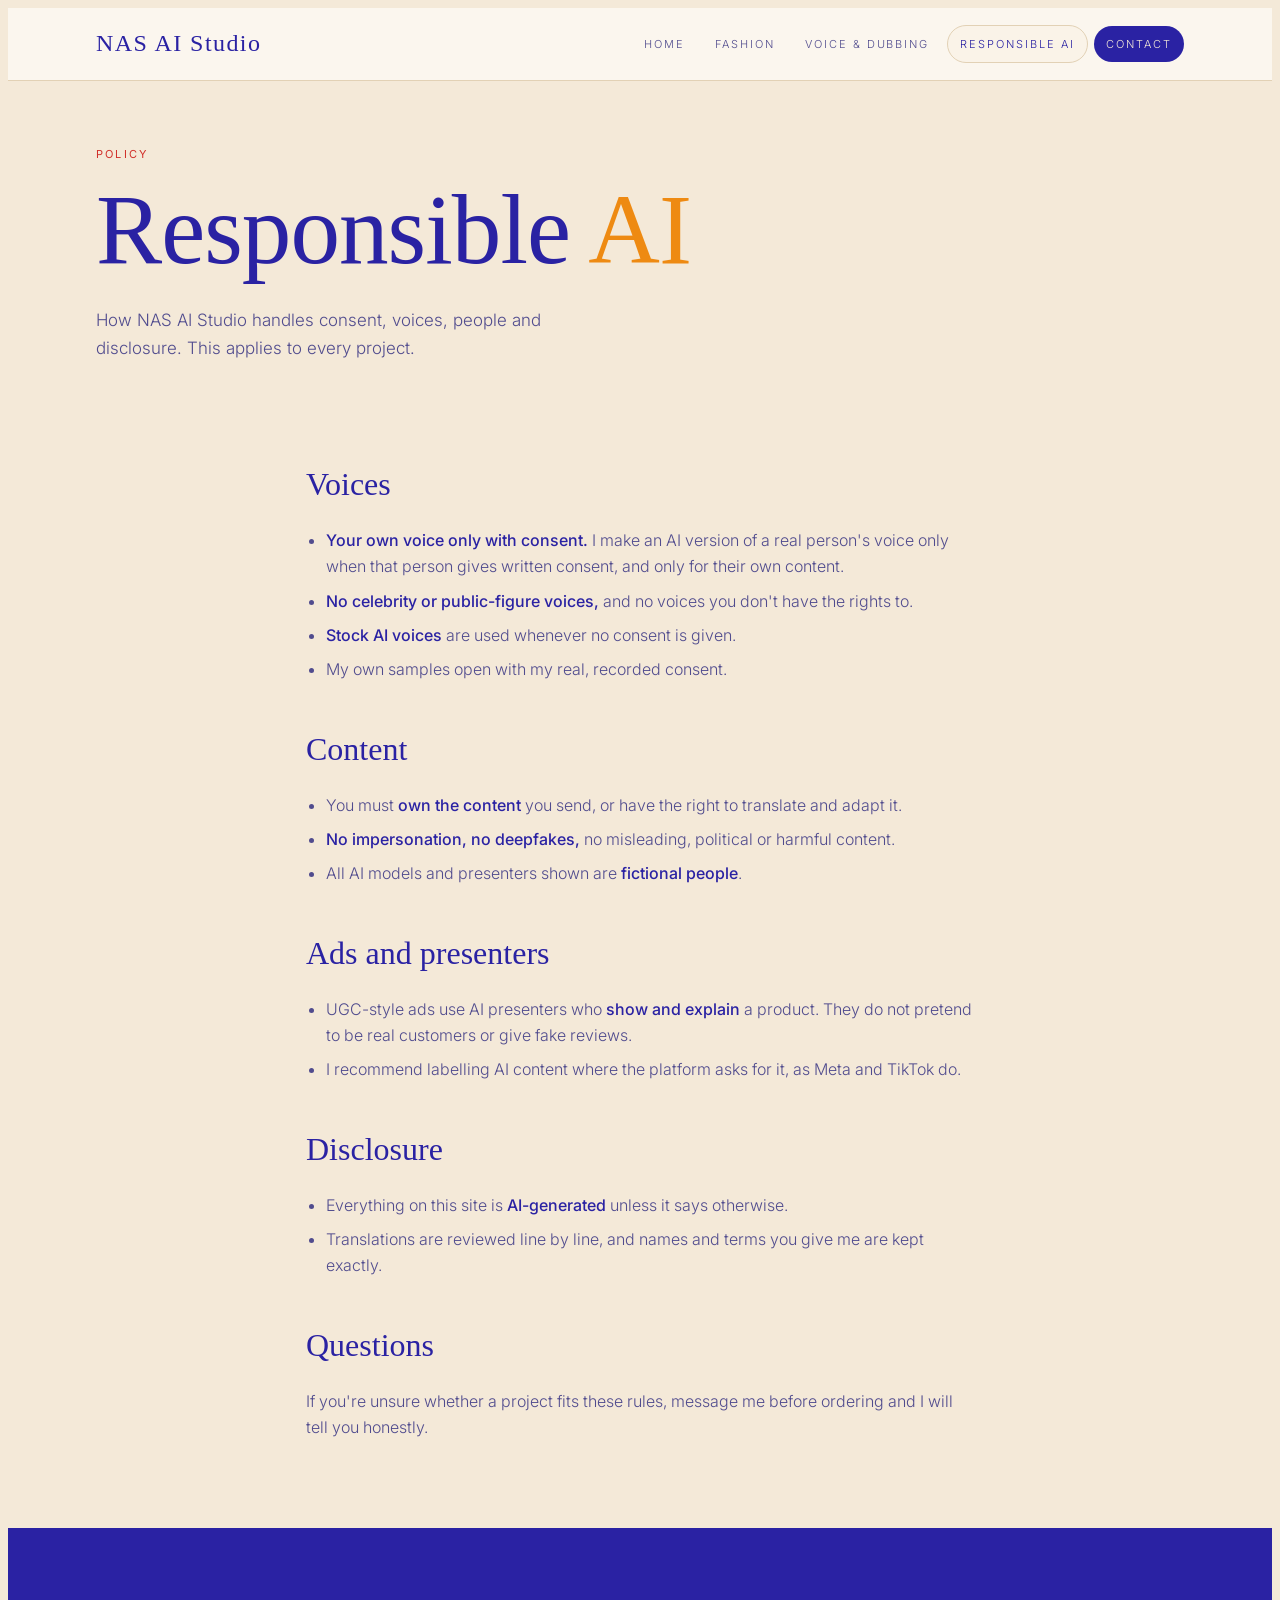
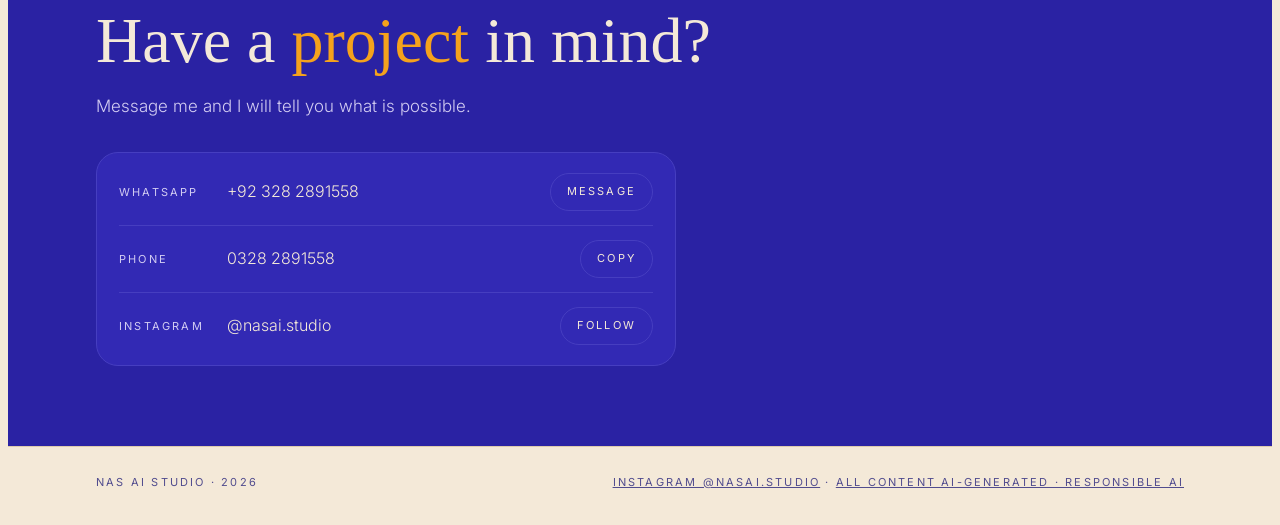
<file: responsible-ai.html>
<!doctype html>
<html lang="en">
<head>
<meta charset="utf-8">
<meta name="viewport" content="width=device-width, initial-scale=1, viewport-fit=cover">
<meta name="description" content="How NAS AI Studio handles consent, voices, AI presenters and disclosure.">
<title>NAS AI Studio · Responsible AI</title>
<link rel="preconnect" href="https://fonts.googleapis.com">
<link rel="preconnect" href="https://fonts.gstatic.com" crossorigin>
<link rel="stylesheet" href="https://fonts.googleapis.com/css2?family=Tinos:ital,wght@0,400;0,700;1,400&family=Inter:wght@300;400;500&display=swap">
<link rel="stylesheet" href="assets/site.css?v=3">
</head>
<body>
<header class="top">
  <div class="wrap">
    <a class="brand" href="index.html">NAS AI Studio</a>
    <nav class="nav" aria-label="Main"><a href="index.html">Home</a><a href="fashion.html">Fashion</a><a href="voice.html">Voice &amp; Dubbing</a><a href="responsible-ai.html" aria-current="page">Responsible AI</a><a class="cta" href="#contact">Contact</a></nav>
  </div>
</header>

<main>
  <section class="hero" style="padding-bottom:24px">
    <div class="wrap">
      <div>
        <div class="mono fmt" style="margin-bottom:18px">Policy</div>
        <h1>Responsible <em>AI</em></h1>
        <p class="lede">How NAS AI Studio handles consent, voices, people and disclosure. This applies to every project.</p>
      </div>
    </div>
  </section>
  <section class="work" style="padding-top:0">
    <div class="wrap prose">
      <h2>Voices</h2>
      <ul>
        <li><strong>Your own voice only with consent.</strong> I make an AI version of a real person's voice only when that person gives written consent, and only for their own content.</li>
        <li><strong>No celebrity or public-figure voices,</strong> and no voices you don't have the rights to.</li>
        <li><strong>Stock AI voices</strong> are used whenever no consent is given.</li>
        <li>My own samples open with my real, recorded consent.</li>
      </ul>
      <h2>Content</h2>
      <ul>
        <li>You must <strong>own the content</strong> you send, or have the right to translate and adapt it.</li>
        <li><strong>No impersonation, no deepfakes,</strong> no misleading, political or harmful content.</li>
        <li>All AI models and presenters shown are <strong>fictional people</strong>.</li>
      </ul>
      <h2>Ads and presenters</h2>
      <ul>
        <li>UGC-style ads use AI presenters who <strong>show and explain</strong> a product. They do not pretend to be real customers or give fake reviews.</li>
        <li>I recommend labelling AI content where the platform asks for it, as Meta and TikTok do.</li>
      </ul>
      <h2>Disclosure</h2>
      <ul>
        <li>Everything on this site is <strong>AI-generated</strong> unless it says otherwise.</li>
        <li>Translations are reviewed line by line, and names and terms you give me are kept exactly.</li>
      </ul>
      <h2>Questions</h2>
      <p>If you're unsure whether a project fits these rules, message me before ordering and I will tell you honestly.</p>
    </div>
  </section>

  <section class="contact" id="contact">
    <div class="wrap">
      <h2>Have a <em>project</em> in mind?</h2>
      <p class="lede">Message me and I will tell you what is possible.</p>
      <div class="lines">
        <div class="line"><span class="k mono">WhatsApp</span><span class="v" id="v-wa">+92 328 2891558</span><a class="copy" href="https://wa.me/923282891558" target="_blank" rel="noopener">Message</a></div>
        <div class="line"><span class="k mono">Phone</span><span class="v" id="v-ph">0328 2891558</span><button class="copy" type="button" data-copy="v-ph">Copy</button></div>
        <div class="line"><span class="k mono">Instagram</span><span class="v" id="v-ig">@nasai.studio</span><a class="copy" href="https://www.instagram.com/nasai.studio/" target="_blank" rel="noopener">Follow</a></div>
      </div>
    </div>
  </section>
</main>

<footer>
  <div class="wrap">
    <span class="mono">NAS AI Studio · 2026</span>
    <span class="mono"><a href="https://www.instagram.com/nasai.studio/" target="_blank" rel="noopener">Instagram @nasai.studio</a> · <a href="responsible-ai.html">All content AI-generated · Responsible AI</a></span>
  </div>
</footer>
<script src="assets/site.js?v=1"></script>
</body>
</html>
</file>
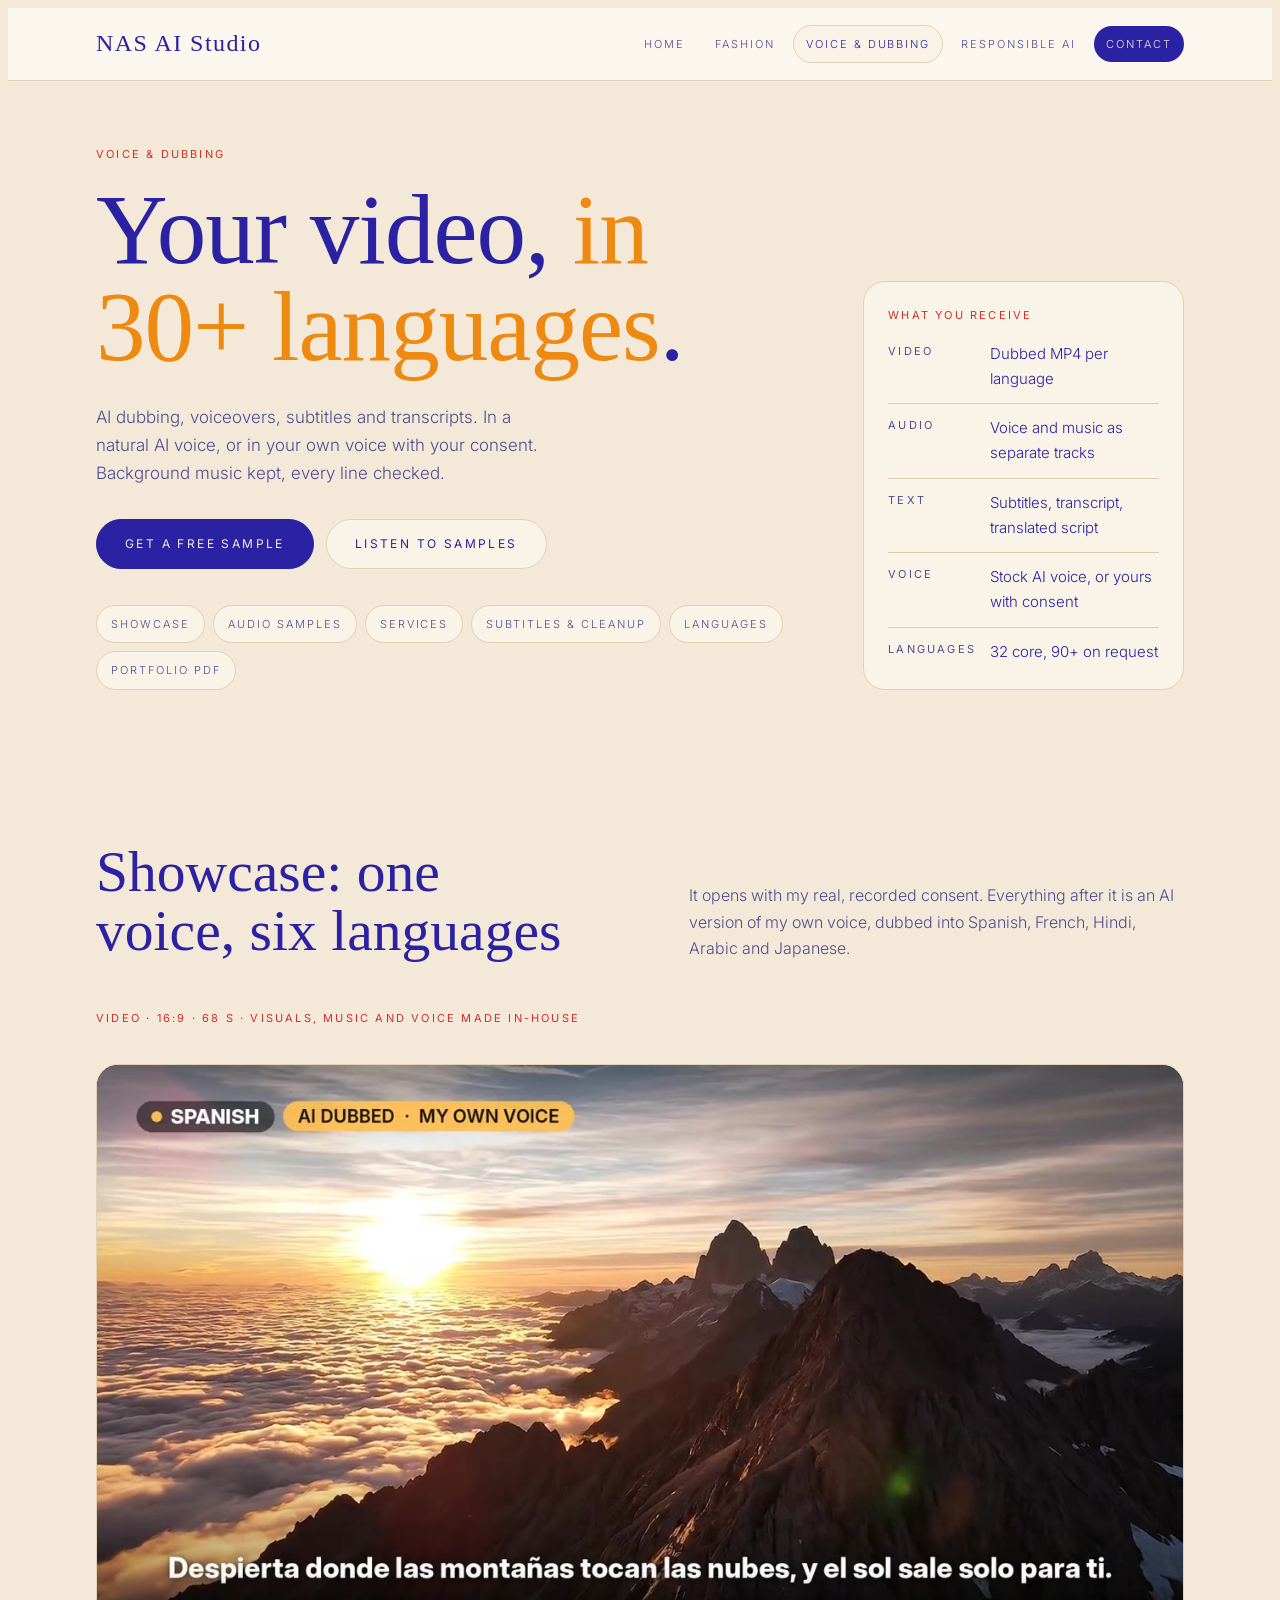
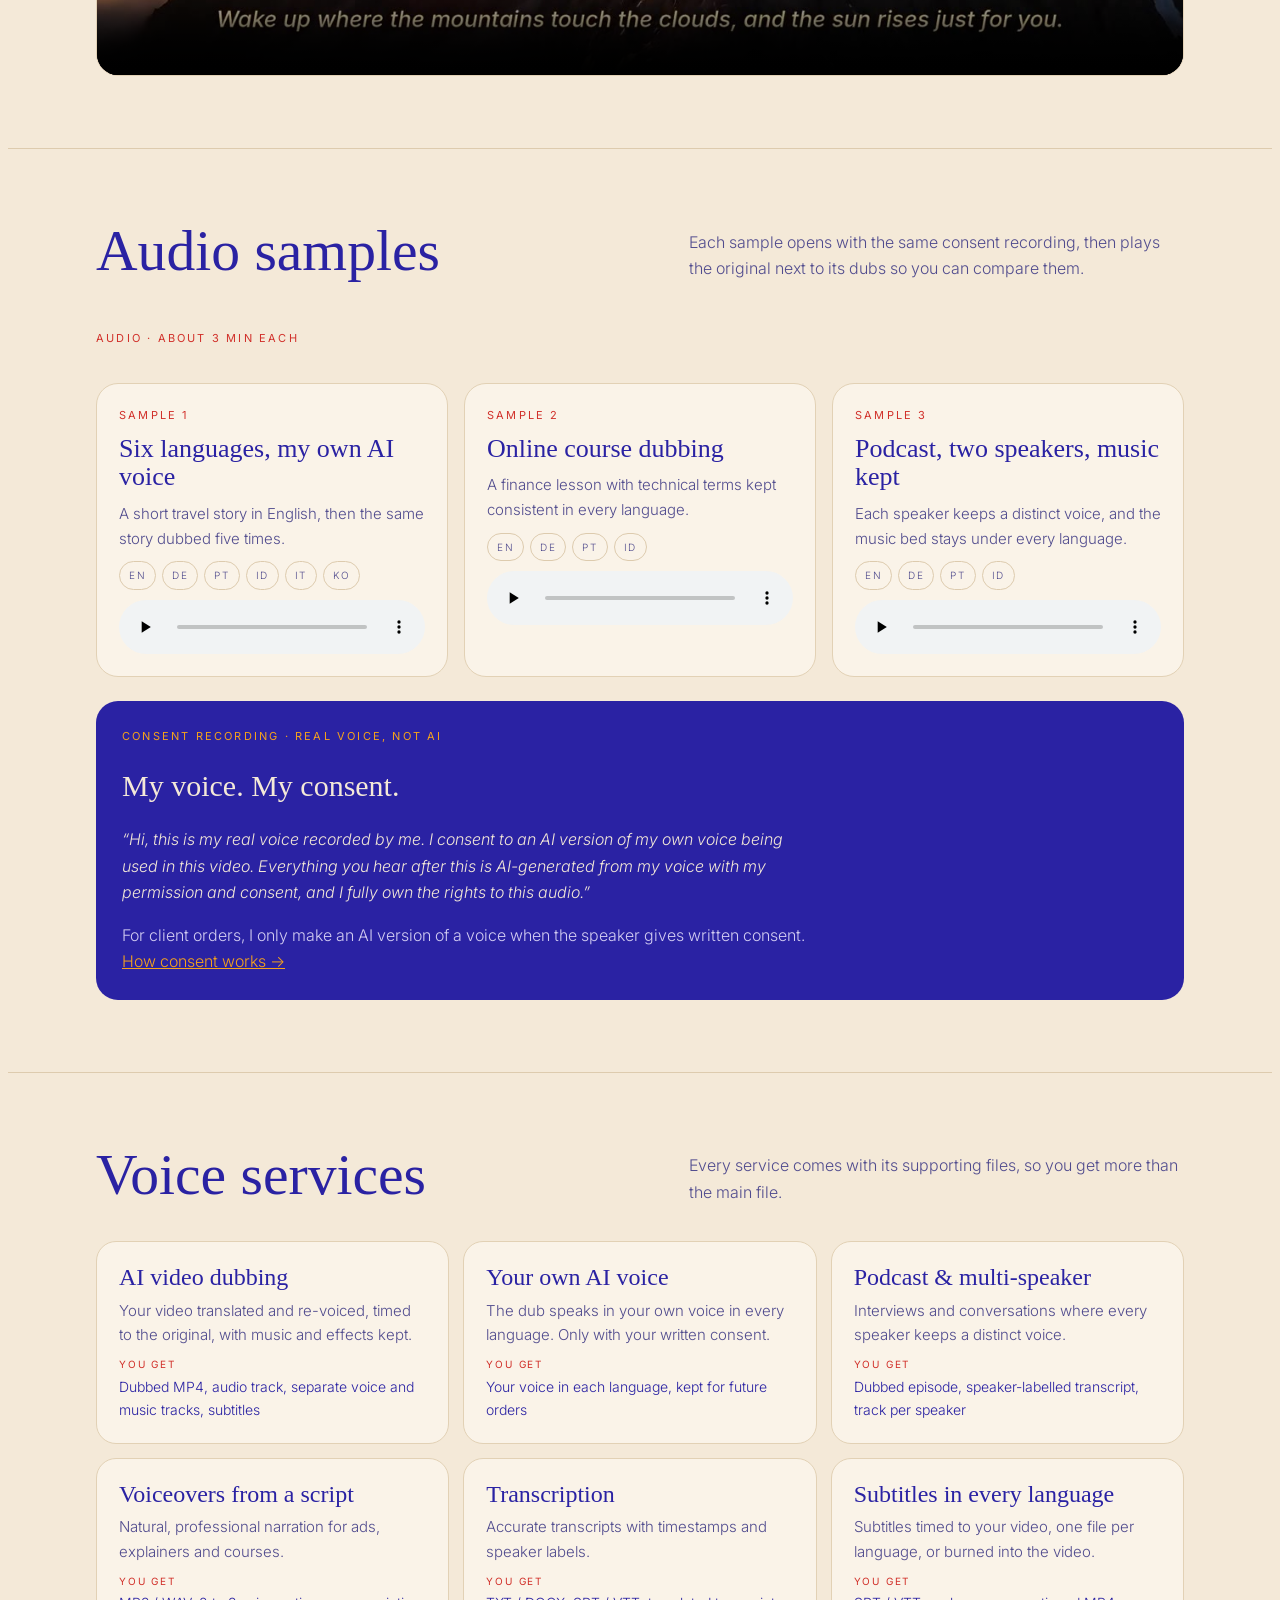
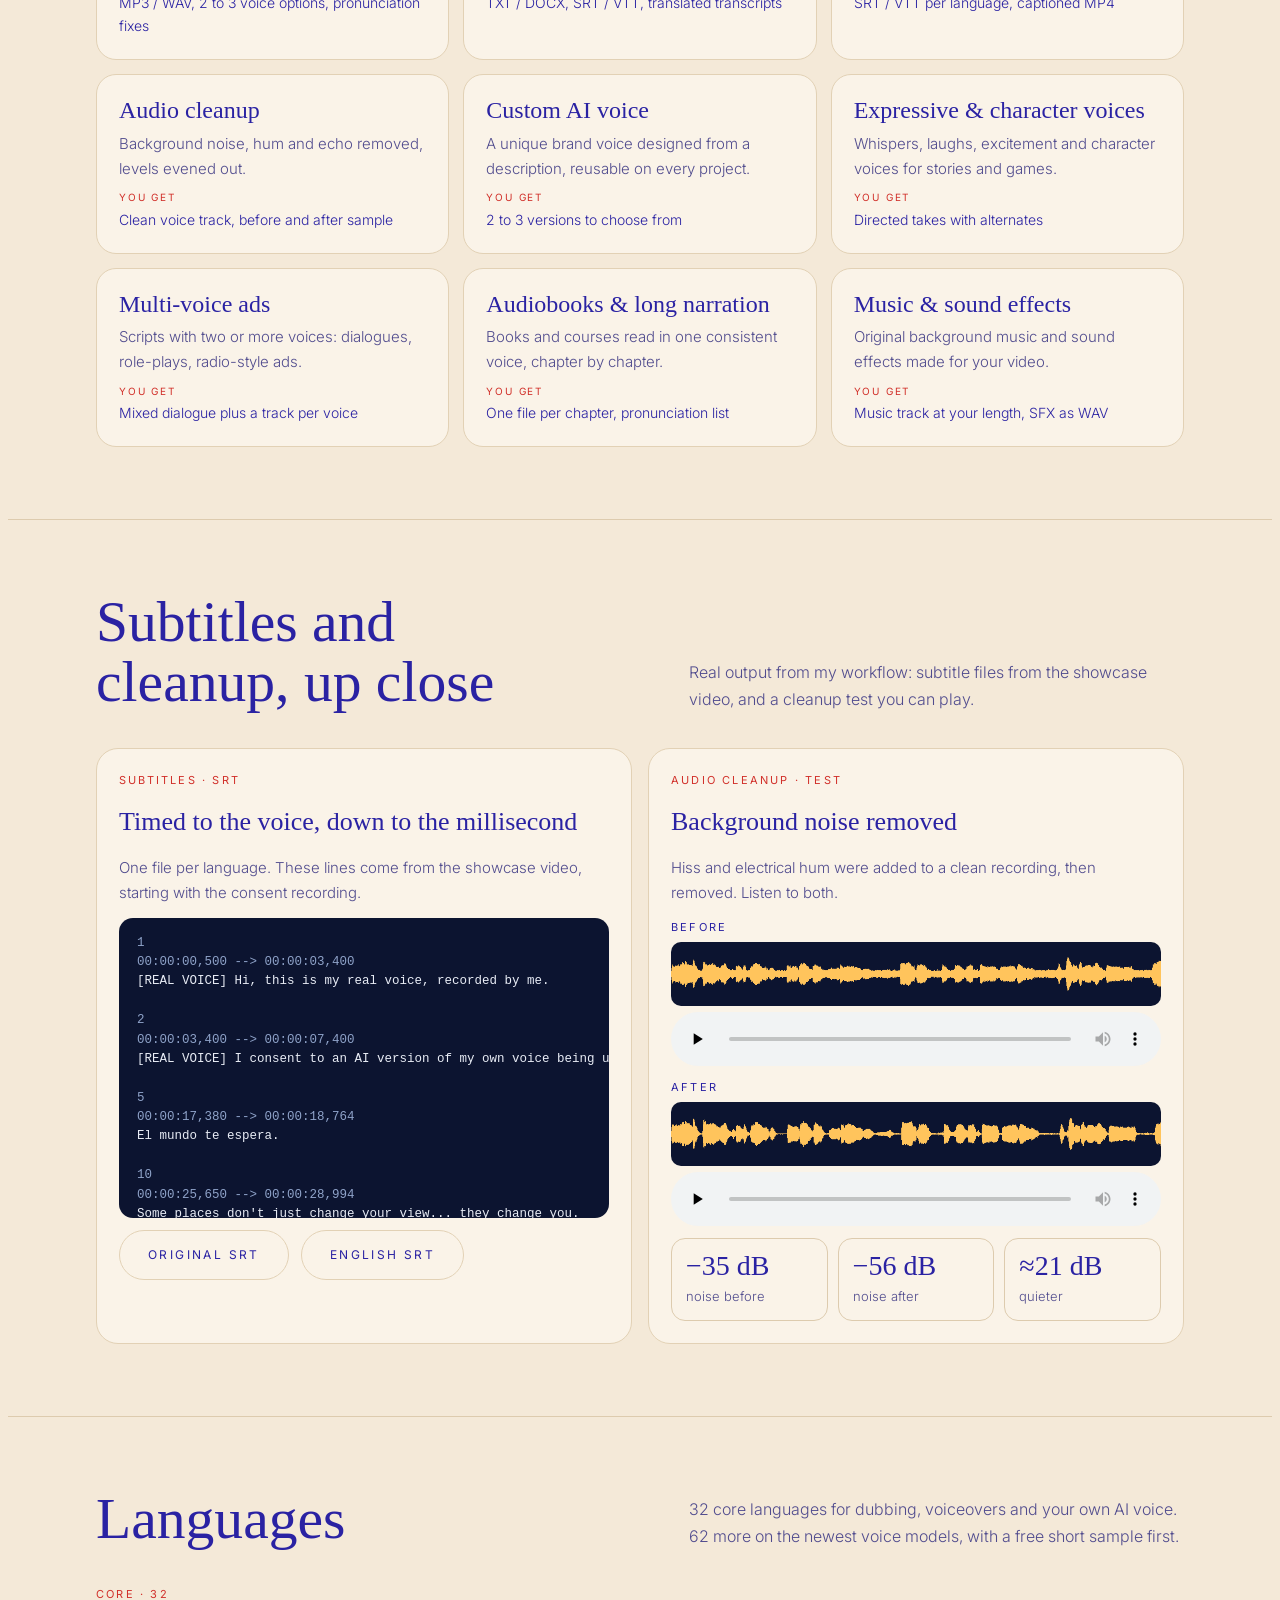
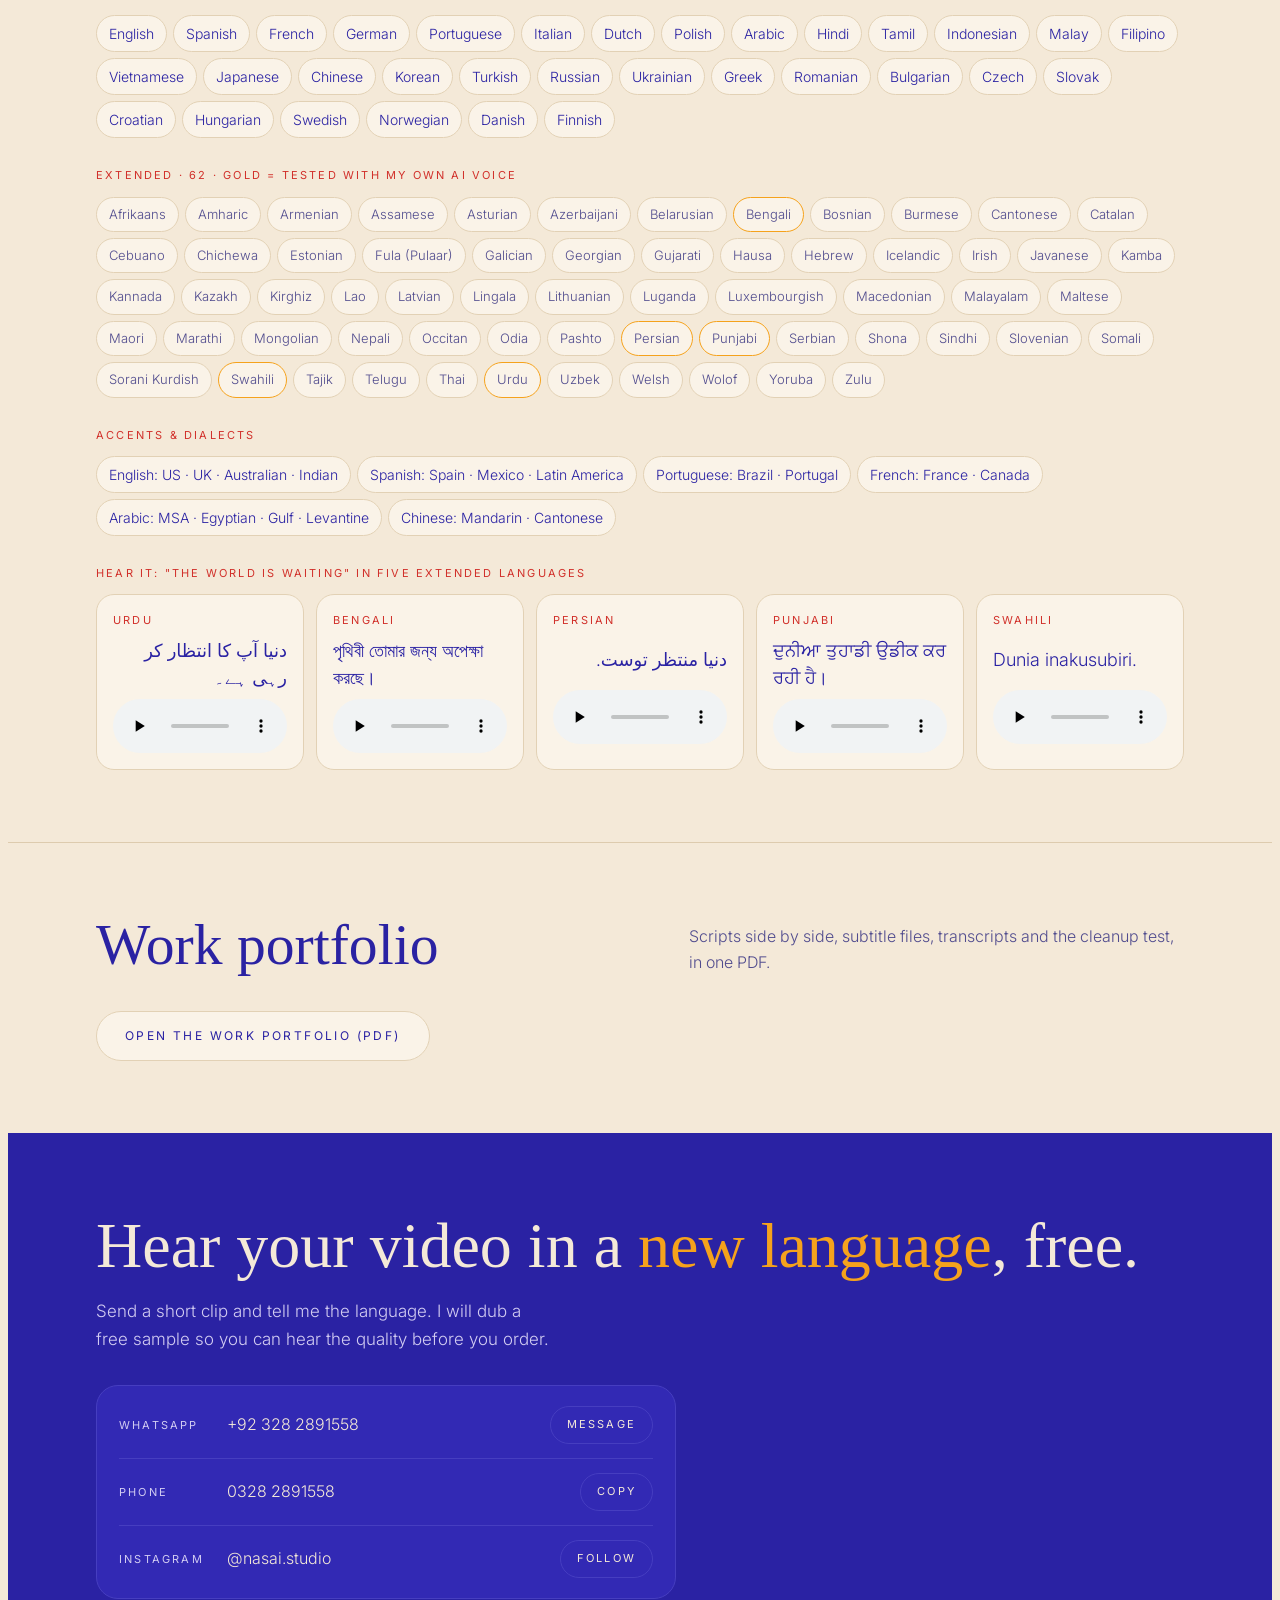
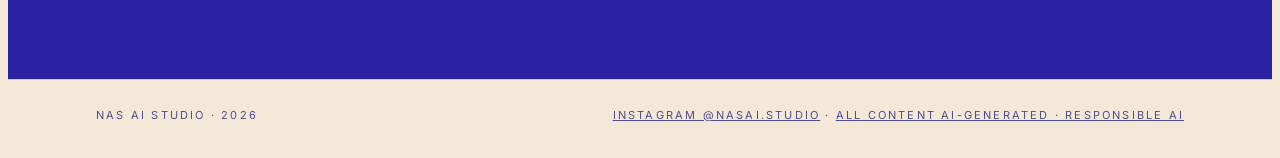
<file: voice.html>
<!doctype html>
<html lang="en">
<head>
<meta charset="utf-8">
<meta name="viewport" content="width=device-width, initial-scale=1, viewport-fit=cover">
<meta name="description" content="AI video dubbing in 30+ languages, voiceovers, subtitles, transcripts and audio cleanup by NAS AI Studio. Your own voice only with consent.">
<title>NAS AI Studio · Voice & Dubbing</title>
<link rel="preconnect" href="https://fonts.googleapis.com">
<link rel="preconnect" href="https://fonts.gstatic.com" crossorigin>
<link rel="stylesheet" href="https://fonts.googleapis.com/css2?family=Tinos:ital,wght@0,400;0,700;1,400&family=Inter:wght@300;400;500&display=swap">
<link rel="stylesheet" href="assets/site.css?v=3">
</head>
<body>
<header class="top">
  <div class="wrap">
    <a class="brand" href="index.html">NAS AI Studio</a>
    <nav class="nav" aria-label="Main"><a href="index.html">Home</a><a href="fashion.html">Fashion</a><a href="voice.html" aria-current="page">Voice &amp; Dubbing</a><a href="responsible-ai.html">Responsible AI</a><a class="cta" href="#contact">Contact</a></nav>
  </div>
</header>

<main>
  <section class="hero">
    <div class="wrap">
      <div>
        <div class="mono fmt" style="margin-bottom:18px">Voice &amp; dubbing</div>
        <h1>Your video, <em>in 30+ languages</em>.</h1>
        <p class="lede">AI dubbing, voiceovers, subtitles and transcripts. In a natural AI voice, or in your own voice with your consent. Background music kept, every line checked.</p>
        <div class="cta-row">
          <a class="btn primary" href="#contact">Get a free sample</a>
          <a class="btn" href="#samples">Listen to samples</a>
        </div>
        <nav class="chips" aria-label="On this page">
          <a href="#showcase">Showcase</a><a href="#samples">Audio samples</a><a href="#services">Services</a><a href="#proof">Subtitles &amp; cleanup</a><a href="#languages">Languages</a><a href="#downloads">Portfolio PDF</a>
        </nav>
      </div>
      <aside class="tag" aria-label="What you receive">
        <h2>What you receive</h2>
        <dl>
          <div class="row"><dt class="mono">Video</dt><dd>Dubbed MP4 per language</dd></div>
          <div class="row"><dt class="mono">Audio</dt><dd>Voice and music as separate tracks</dd></div>
          <div class="row"><dt class="mono">Text</dt><dd>Subtitles, transcript, translated script</dd></div>
          <div class="row"><dt class="mono">Voice</dt><dd>Stock AI voice, or yours with consent</dd></div>
          <div class="row"><dt class="mono">Languages</dt><dd>32 core, 90+ on request</dd></div>
        </dl>
      </aside>
    </div>
  </section>

  <section class="work" id="showcase">
    <div class="wrap">
      <div class="work-head">
        <h2>Showcase: one voice, six languages</h2>
        <p>It opens with my real, recorded consent. Everything after it is an AI version of my own voice, dubbed into Spanish, French, Hindi, Arabic and Japanese.</p>
        <div class="meta mono fmt">Video · 16:9 · 68 s · visuals, music and voice made in-house</div>
      </div>
      <div class="frame">
        <video controls preload="none" playsinline poster="media/voice/showcase-poster.jpg">
          <source src="media/voice/showcase.mp4" type="video/mp4">
        </video>
      </div>
    </div>
  </section>

  <section class="work" id="samples">
    <div class="wrap">
      <div class="work-head">
        <h2>Audio samples</h2>
        <p>Each sample opens with the same consent recording, then plays the original next to its dubs so you can compare them.</p>
        <div class="meta mono fmt">Audio · about 3 min each</div>
      </div>
      <div class="audios">
        <div class="audio-card">
          <div class="mono fmt">Sample 1</div>
          <h3>Six languages, my own AI voice</h3>
          <p>A short travel story in English, then the same story dubbed five times.</p>
          <div class="langs-used"><span>EN</span><span>DE</span><span>PT</span><span>ID</span><span>IT</span><span>KO</span></div>
          <audio controls preload="none" src="media/voice/sample-1-six-languages.mp3"></audio>
        </div>
        <div class="audio-card">
          <div class="mono fmt">Sample 2</div>
          <h3>Online course dubbing</h3>
          <p>A finance lesson with technical terms kept consistent in every language.</p>
          <div class="langs-used"><span>EN</span><span>DE</span><span>PT</span><span>ID</span></div>
          <audio controls preload="none" src="media/voice/sample-2-course.mp3"></audio>
        </div>
        <div class="audio-card">
          <div class="mono fmt">Sample 3</div>
          <h3>Podcast, two speakers, music kept</h3>
          <p>Each speaker keeps a distinct voice, and the music bed stays under every language.</p>
          <div class="langs-used"><span>EN</span><span>DE</span><span>PT</span><span>ID</span></div>
          <audio controls preload="none" src="media/voice/sample-3-podcast.mp3"></audio>
        </div>
      </div>
      <div style="height:24px"></div>
      <div class="consent">
        <div class="mono" style="color:var(--band-accent)">Consent recording · real voice, not AI</div>
        <h3>My voice. My consent.</h3>
        <p><q>Hi, this is my real voice recorded by me. I consent to an AI version of my own voice being used in this video. Everything you hear after this is AI-generated from my voice with my permission and consent, and I fully own the rights to this audio.</q></p>
        <p>For client orders, I only make an AI version of a voice when the speaker gives written consent. <a href="responsible-ai.html">How consent works →</a></p>
      </div>
    </div>
  </section>

  <section class="work" id="services">
    <div class="wrap">
      <div class="work-head">
        <h2>Voice services</h2>
        <p>Every service comes with its supporting files, so you get more than the main file.</p>
      </div>
      <div class="svc-grid"><div class="svc"><h3>AI video dubbing</h3><p>Your video translated and re-voiced, timed to the original, with music and effects kept.</p><div class="gets"><b>You get</b>Dubbed MP4, audio track, separate voice and music tracks, subtitles</div></div><div class="svc"><h3>Your own AI voice</h3><p>The dub speaks in your own voice in every language. Only with your written consent.</p><div class="gets"><b>You get</b>Your voice in each language, kept for future orders</div></div><div class="svc"><h3>Podcast &amp; multi-speaker</h3><p>Interviews and conversations where every speaker keeps a distinct voice.</p><div class="gets"><b>You get</b>Dubbed episode, speaker-labelled transcript, track per speaker</div></div><div class="svc"><h3>Voiceovers from a script</h3><p>Natural, professional narration for ads, explainers and courses.</p><div class="gets"><b>You get</b>MP3 / WAV, 2 to 3 voice options, pronunciation fixes</div></div><div class="svc"><h3>Transcription</h3><p>Accurate transcripts with timestamps and speaker labels.</p><div class="gets"><b>You get</b>TXT / DOCX, SRT / VTT, translated transcripts</div></div><div class="svc"><h3>Subtitles in every language</h3><p>Subtitles timed to your video, one file per language, or burned into the video.</p><div class="gets"><b>You get</b>SRT / VTT per language, captioned MP4</div></div><div class="svc"><h3>Audio cleanup</h3><p>Background noise, hum and echo removed, levels evened out.</p><div class="gets"><b>You get</b>Clean voice track, before and after sample</div></div><div class="svc"><h3>Custom AI voice</h3><p>A unique brand voice designed from a description, reusable on every project.</p><div class="gets"><b>You get</b>2 to 3 versions to choose from</div></div><div class="svc"><h3>Expressive &amp; character voices</h3><p>Whispers, laughs, excitement and character voices for stories and games.</p><div class="gets"><b>You get</b>Directed takes with alternates</div></div><div class="svc"><h3>Multi-voice ads</h3><p>Scripts with two or more voices: dialogues, role-plays, radio-style ads.</p><div class="gets"><b>You get</b>Mixed dialogue plus a track per voice</div></div><div class="svc"><h3>Audiobooks &amp; long narration</h3><p>Books and courses read in one consistent voice, chapter by chapter.</p><div class="gets"><b>You get</b>One file per chapter, pronunciation list</div></div><div class="svc"><h3>Music &amp; sound effects</h3><p>Original background music and sound effects made for your video.</p><div class="gets"><b>You get</b>Music track at your length, SFX as WAV</div></div></div>
    </div>
  </section>

  <section class="work" id="proof">
    <div class="wrap">
      <div class="work-head">
        <h2>Subtitles and cleanup, up close</h2>
        <p>Real output from my workflow: subtitle files from the showcase video, and a cleanup test you can play.</p>
      </div>
      <div class="proof">
        <div class="proof-card">
          <div class="mono fmt">Subtitles · SRT</div>
          <h3>Timed to the voice, down to the millisecond</h3>
          <p>One file per language. These lines come from the showcase video, starting with the consent recording.</p>
          <pre class="srt"><i>1
00:00:00,500 --&gt; 00:00:03,400</i>
[REAL VOICE] Hi, this is my real voice, recorded by me.

<i>2
00:00:03,400 --&gt; 00:00:07,400</i>
[REAL VOICE] I consent to an AI version of my own voice being used in this video.

<i>5
00:00:17,380 --&gt; 00:00:18,764</i>
El mundo te espera.

<i>10
00:00:25,650 --&gt; 00:00:28,994</i>
Some places don&#x27;t just change your view... they change you.

<i>12
00:00:33,350 --&gt; 00:00:38,209</i>
Despierta donde las montañas tocan las nubes, y el sol sale solo para ti.

<i>13
00:00:38,950 --&gt; 00:00:43,809</i>
Perds-toi dans des rues anciennes, où chaque coin raconte une histoire.

<i>14
00:00:44,550 --&gt; 00:00:49,043</i>
शाम ढलते ही, रंग-बिरंगे बाज़ार में मसालों की खुशबू महसूस करो।</pre>
          <div class="cta-row"><a class="btn" href="media/voice/showcase_original.srt" download>Original SRT</a><a class="btn" href="media/voice/showcase_EN.srt" download>English SRT</a></div>
        </div>
        <div class="proof-card">
          <div class="mono fmt">Audio cleanup · test</div>
          <h3>Background noise removed</h3>
          <p>Hiss and electrical hum were added to a clean recording, then removed. Listen to both.</p>
          <div class="wave"><span class="mono">Before</span><img src="media/voice/wave-before.png" alt="Waveform before cleanup: constant background noise between words"><audio controls preload="none" src="media/voice/cleanup-before.mp3"></audio></div>
          <div class="wave"><span class="mono">After</span><img src="media/voice/wave-after.png" alt="Waveform after cleanup: silence between words"><audio controls preload="none" src="media/voice/cleanup-after.mp3"></audio></div>
          <div class="stat-row"><div class="stat"><b>−35 dB</b><span>noise before</span></div><div class="stat"><b>−56 dB</b><span>noise after</span></div><div class="stat"><b>≈21 dB</b><span>quieter</span></div></div>
        </div>
      </div>
    </div>
  </section>

  <section class="work" id="languages">
    <div class="wrap">
      <div class="work-head">
        <h2>Languages</h2>
        <p>32 core languages for dubbing, voiceovers and your own AI voice. 62 more on the newest voice models, with a free short sample first.</p>
      </div>
      <div class="lang-tiers">
        <div><div class="mono fmt row-label">Core · 32</div><div class="lang-list"><span>English</span><span>Spanish</span><span>French</span><span>German</span><span>Portuguese</span><span>Italian</span><span>Dutch</span><span>Polish</span><span>Arabic</span><span>Hindi</span><span>Tamil</span><span>Indonesian</span><span>Malay</span><span>Filipino</span><span>Vietnamese</span><span>Japanese</span><span>Chinese</span><span>Korean</span><span>Turkish</span><span>Russian</span><span>Ukrainian</span><span>Greek</span><span>Romanian</span><span>Bulgarian</span><span>Czech</span><span>Slovak</span><span>Croatian</span><span>Hungarian</span><span>Swedish</span><span>Norwegian</span><span>Danish</span><span>Finnish</span></div></div>
        <div><div class="mono fmt row-label">Extended · 62 · gold = tested with my own AI voice</div><div class="lang-list ext"><span class="">Afrikaans</span><span class="">Amharic</span><span class="">Armenian</span><span class="">Assamese</span><span class="">Asturian</span><span class="">Azerbaijani</span><span class="">Belarusian</span><span class="tested">Bengali</span><span class="">Bosnian</span><span class="">Burmese</span><span class="">Cantonese</span><span class="">Catalan</span><span class="">Cebuano</span><span class="">Chichewa</span><span class="">Estonian</span><span class="">Fula (Pulaar)</span><span class="">Galician</span><span class="">Georgian</span><span class="">Gujarati</span><span class="">Hausa</span><span class="">Hebrew</span><span class="">Icelandic</span><span class="">Irish</span><span class="">Javanese</span><span class="">Kamba</span><span class="">Kannada</span><span class="">Kazakh</span><span class="">Kirghiz</span><span class="">Lao</span><span class="">Latvian</span><span class="">Lingala</span><span class="">Lithuanian</span><span class="">Luganda</span><span class="">Luxembourgish</span><span class="">Macedonian</span><span class="">Malayalam</span><span class="">Maltese</span><span class="">Maori</span><span class="">Marathi</span><span class="">Mongolian</span><span class="">Nepali</span><span class="">Occitan</span><span class="">Odia</span><span class="">Pashto</span><span class="tested">Persian</span><span class="tested">Punjabi</span><span class="">Serbian</span><span class="">Shona</span><span class="">Sindhi</span><span class="">Slovenian</span><span class="">Somali</span><span class="">Sorani Kurdish</span><span class="tested">Swahili</span><span class="">Tajik</span><span class="">Telugu</span><span class="">Thai</span><span class="tested">Urdu</span><span class="">Uzbek</span><span class="">Welsh</span><span class="">Wolof</span><span class="">Yoruba</span><span class="">Zulu</span></div></div>
        <div><div class="mono fmt row-label">Accents &amp; dialects</div><div class="lang-list"><span>English: US · UK · Australian · Indian</span><span>Spanish: Spain · Mexico · Latin America</span><span>Portuguese: Brazil · Portugal</span><span>French: France · Canada</span><span>Arabic: MSA · Egyptian · Gulf · Levantine</span><span>Chinese: Mandarin · Cantonese</span></div></div>
        <div><div class="mono fmt row-label">Hear it: "The world is waiting" in five extended languages</div><div class="voice-tests"><div class="vt"><div class="mono fmt">Urdu</div><div class="line-native" dir=rtl lang="ur">دنیا آپ کا انتظار کر رہی ہے۔</div><audio controls preload="none" src="media/voice/lang-ur.mp3"></audio></div><div class="vt"><div class="mono fmt">Bengali</div><div class="line-native"  lang="bn">পৃথিবী তোমার জন্য অপেক্ষা করছে।</div><audio controls preload="none" src="media/voice/lang-bn.mp3"></audio></div><div class="vt"><div class="mono fmt">Persian</div><div class="line-native" dir=rtl lang="fa">دنیا منتظر توست.</div><audio controls preload="none" src="media/voice/lang-fa.mp3"></audio></div><div class="vt"><div class="mono fmt">Punjabi</div><div class="line-native"  lang="pa">ਦੁਨੀਆ ਤੁਹਾਡੀ ਉਡੀਕ ਕਰ ਰਹੀ ਹੈ।</div><audio controls preload="none" src="media/voice/lang-pa.mp3"></audio></div><div class="vt"><div class="mono fmt">Swahili</div><div class="line-native"  lang="sw">Dunia inakusubiri.</div><audio controls preload="none" src="media/voice/lang-sw.mp3"></audio></div></div></div>
      </div>
    </div>
  </section>

  <section class="work" id="downloads">
    <div class="wrap">
      <div class="work-head">
        <h2>Work portfolio</h2>
        <p>Scripts side by side, subtitle files, transcripts and the cleanup test, in one PDF.</p>
      </div>
      <div class="doc-links">
        <a class="btn" href="docs/NAS-AI-Studio-Voice-Work-Portfolio.pdf" target="_blank" rel="noopener">Open the work portfolio (PDF)</a>
      </div>
    </div>
  </section>

  <section class="contact" id="contact">
    <div class="wrap">
      <h2>Hear your video in a <em>new language</em>, free.</h2>
      <p class="lede">Send a short clip and tell me the language. I will dub a free sample so you can hear the quality before you order.</p>
      <div class="lines">
        <div class="line"><span class="k mono">WhatsApp</span><span class="v" id="v-wa">+92 328 2891558</span><a class="copy" href="https://wa.me/923282891558" target="_blank" rel="noopener">Message</a></div>
        <div class="line"><span class="k mono">Phone</span><span class="v" id="v-ph">0328 2891558</span><button class="copy" type="button" data-copy="v-ph">Copy</button></div>
        <div class="line"><span class="k mono">Instagram</span><span class="v" id="v-ig">@nasai.studio</span><a class="copy" href="https://www.instagram.com/nasai.studio/" target="_blank" rel="noopener">Follow</a></div>
      </div>
    </div>
  </section>
</main>

<footer>
  <div class="wrap">
    <span class="mono">NAS AI Studio · 2026</span>
    <span class="mono"><a href="https://www.instagram.com/nasai.studio/" target="_blank" rel="noopener">Instagram @nasai.studio</a> · <a href="responsible-ai.html">All content AI-generated · Responsible AI</a></span>
  </div>
</footer>
<script src="assets/site.js?v=1"></script>
</body>
</html>
</file>
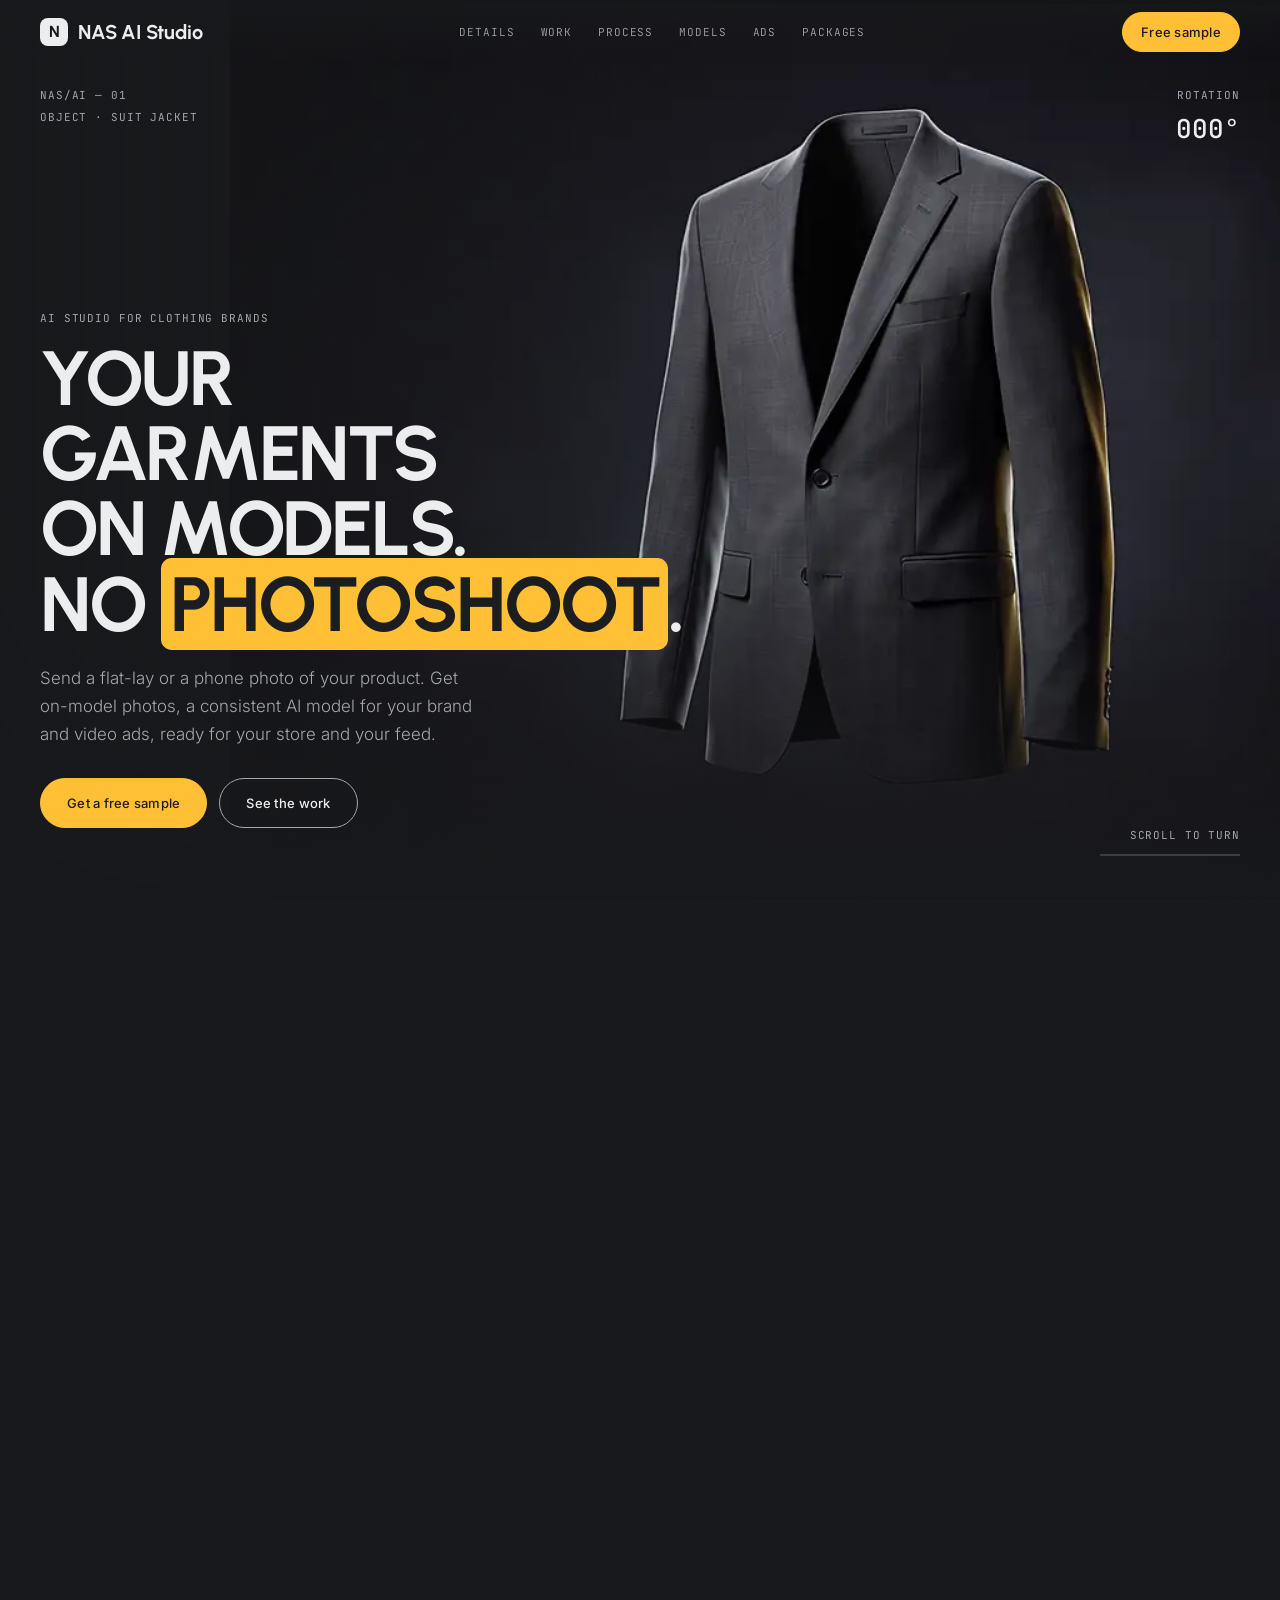
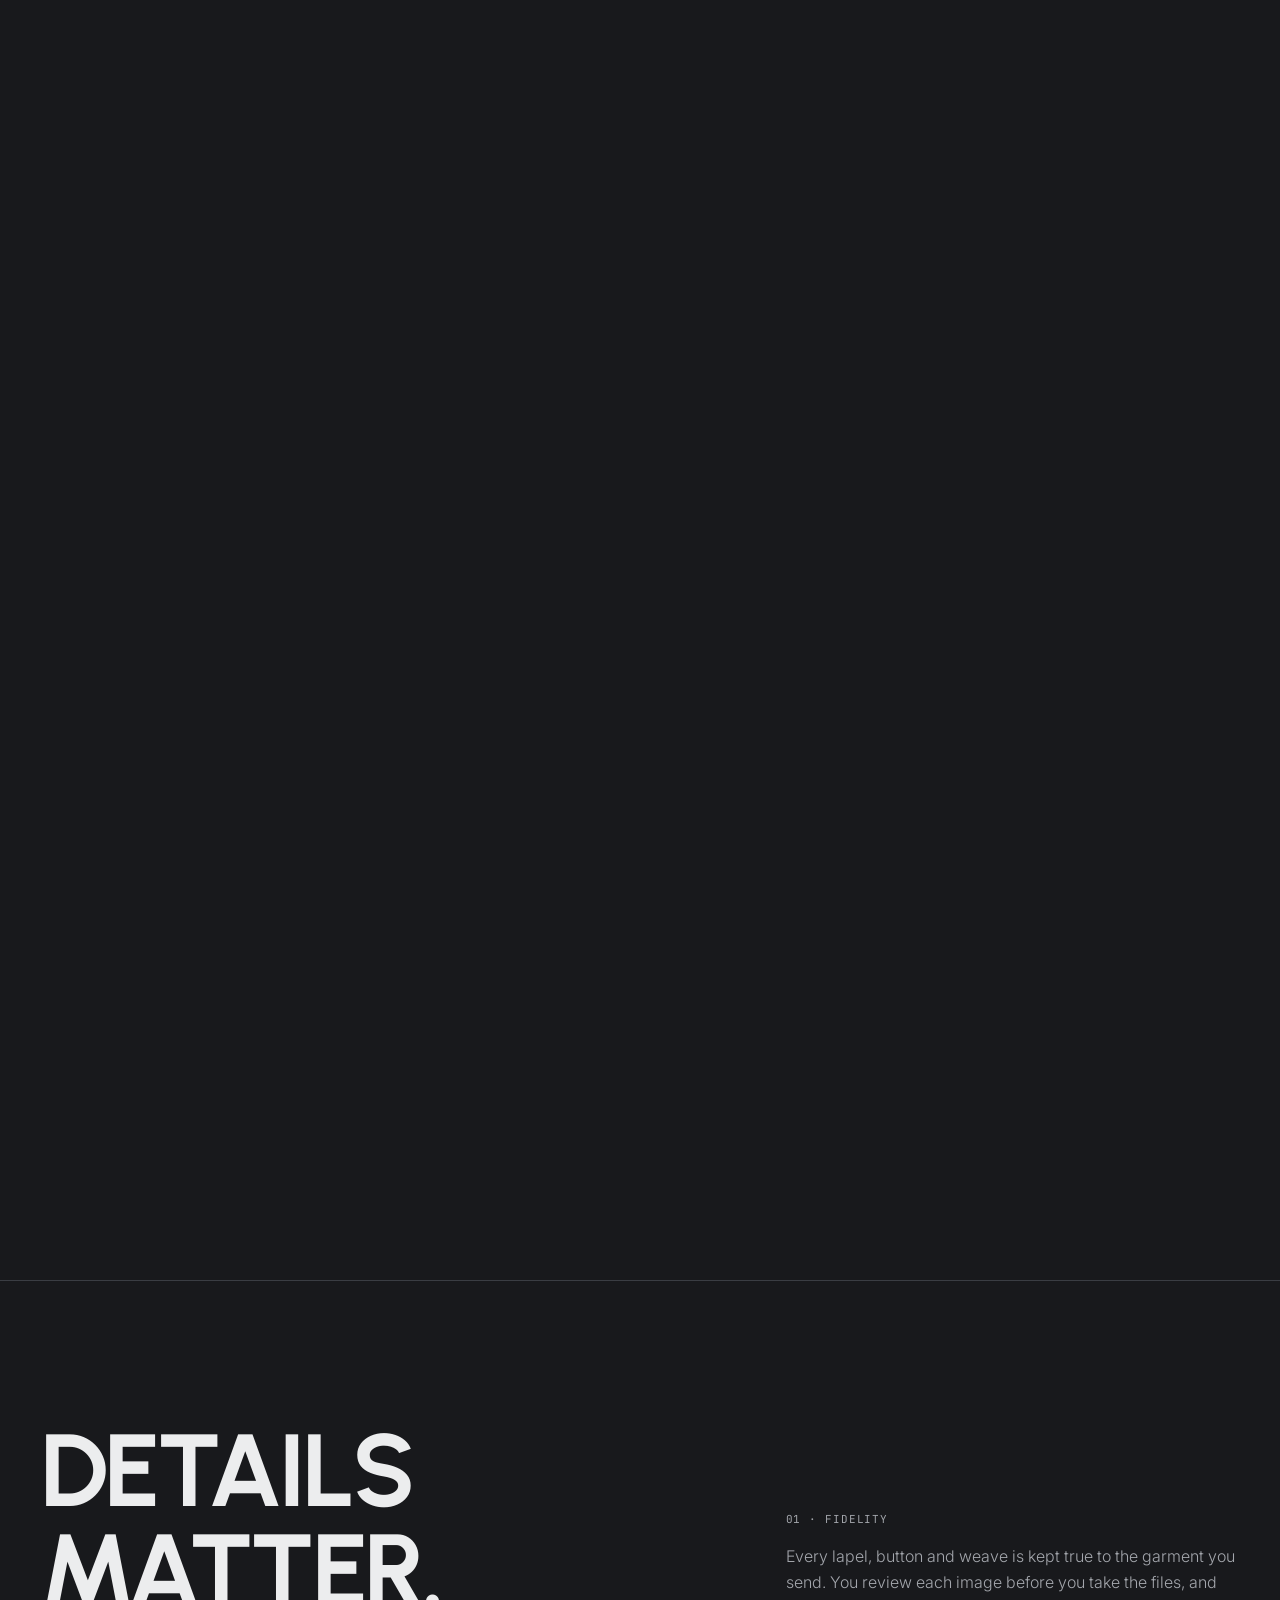
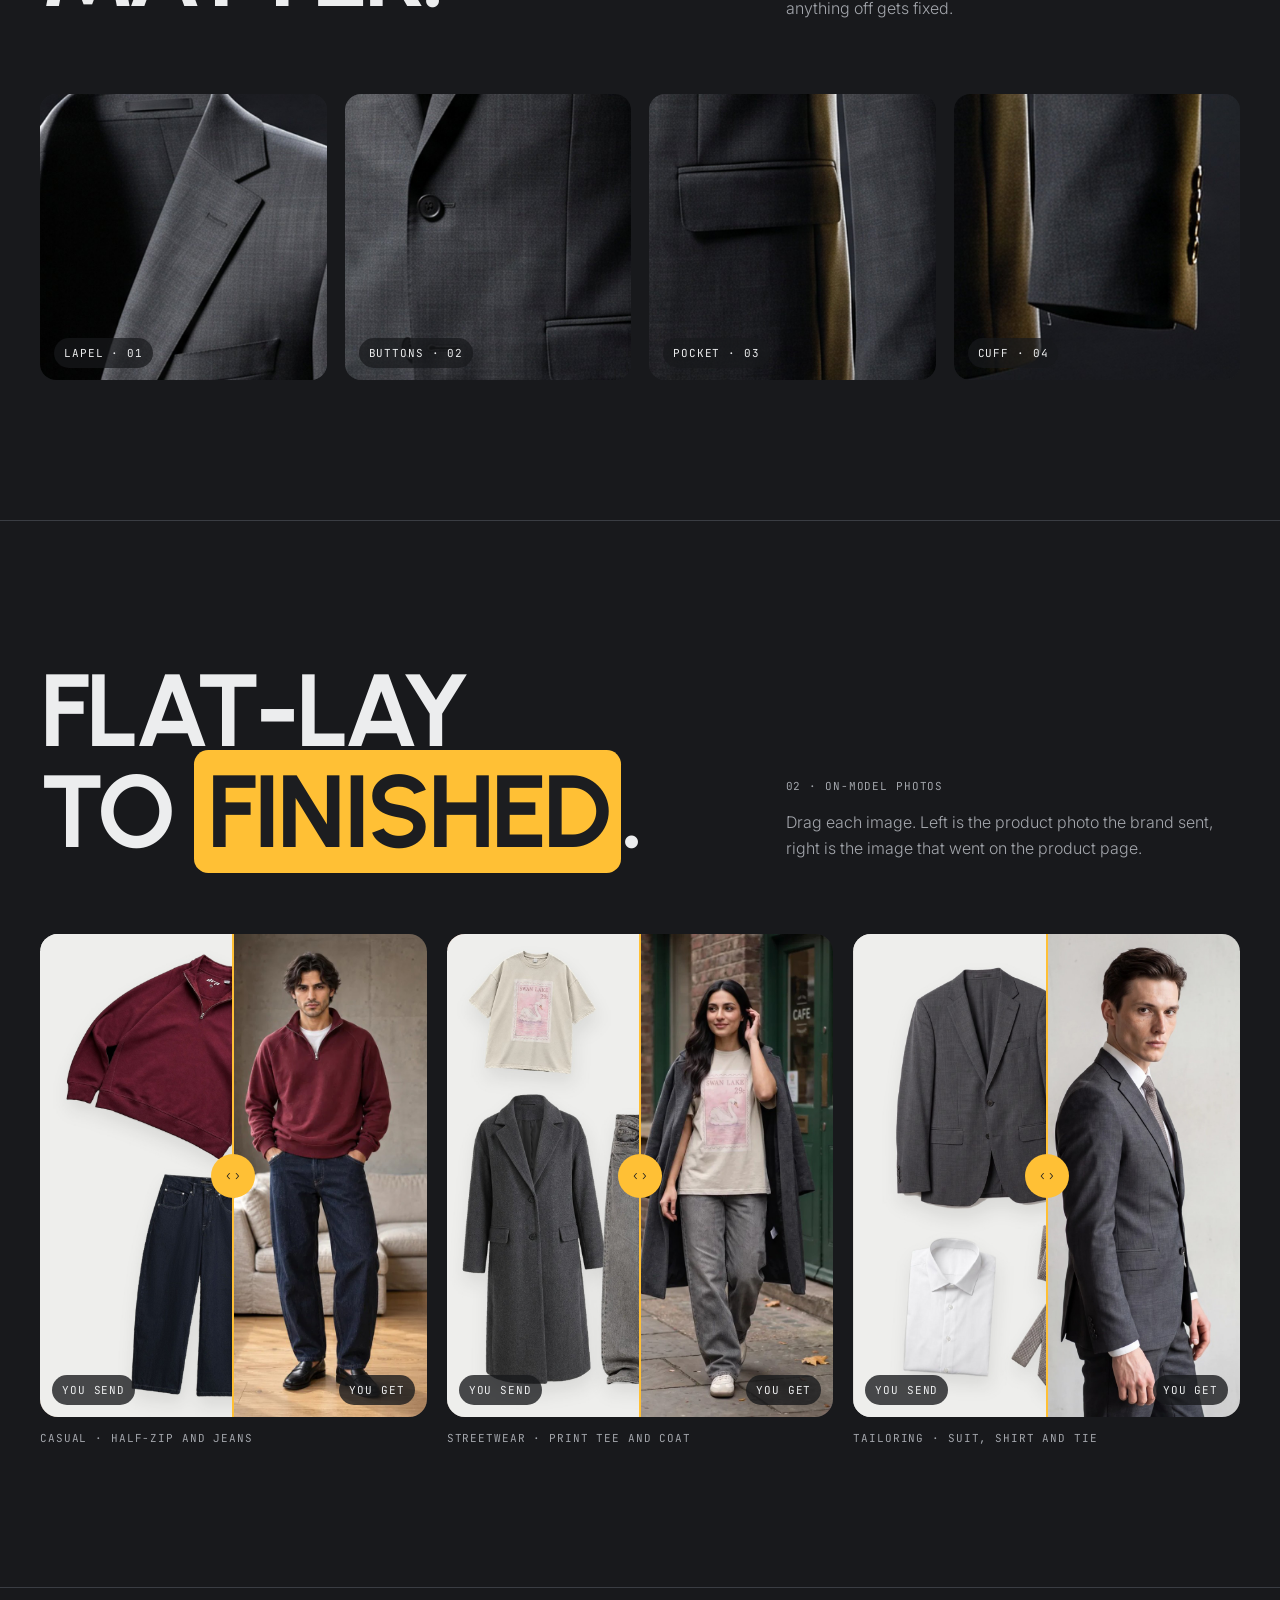
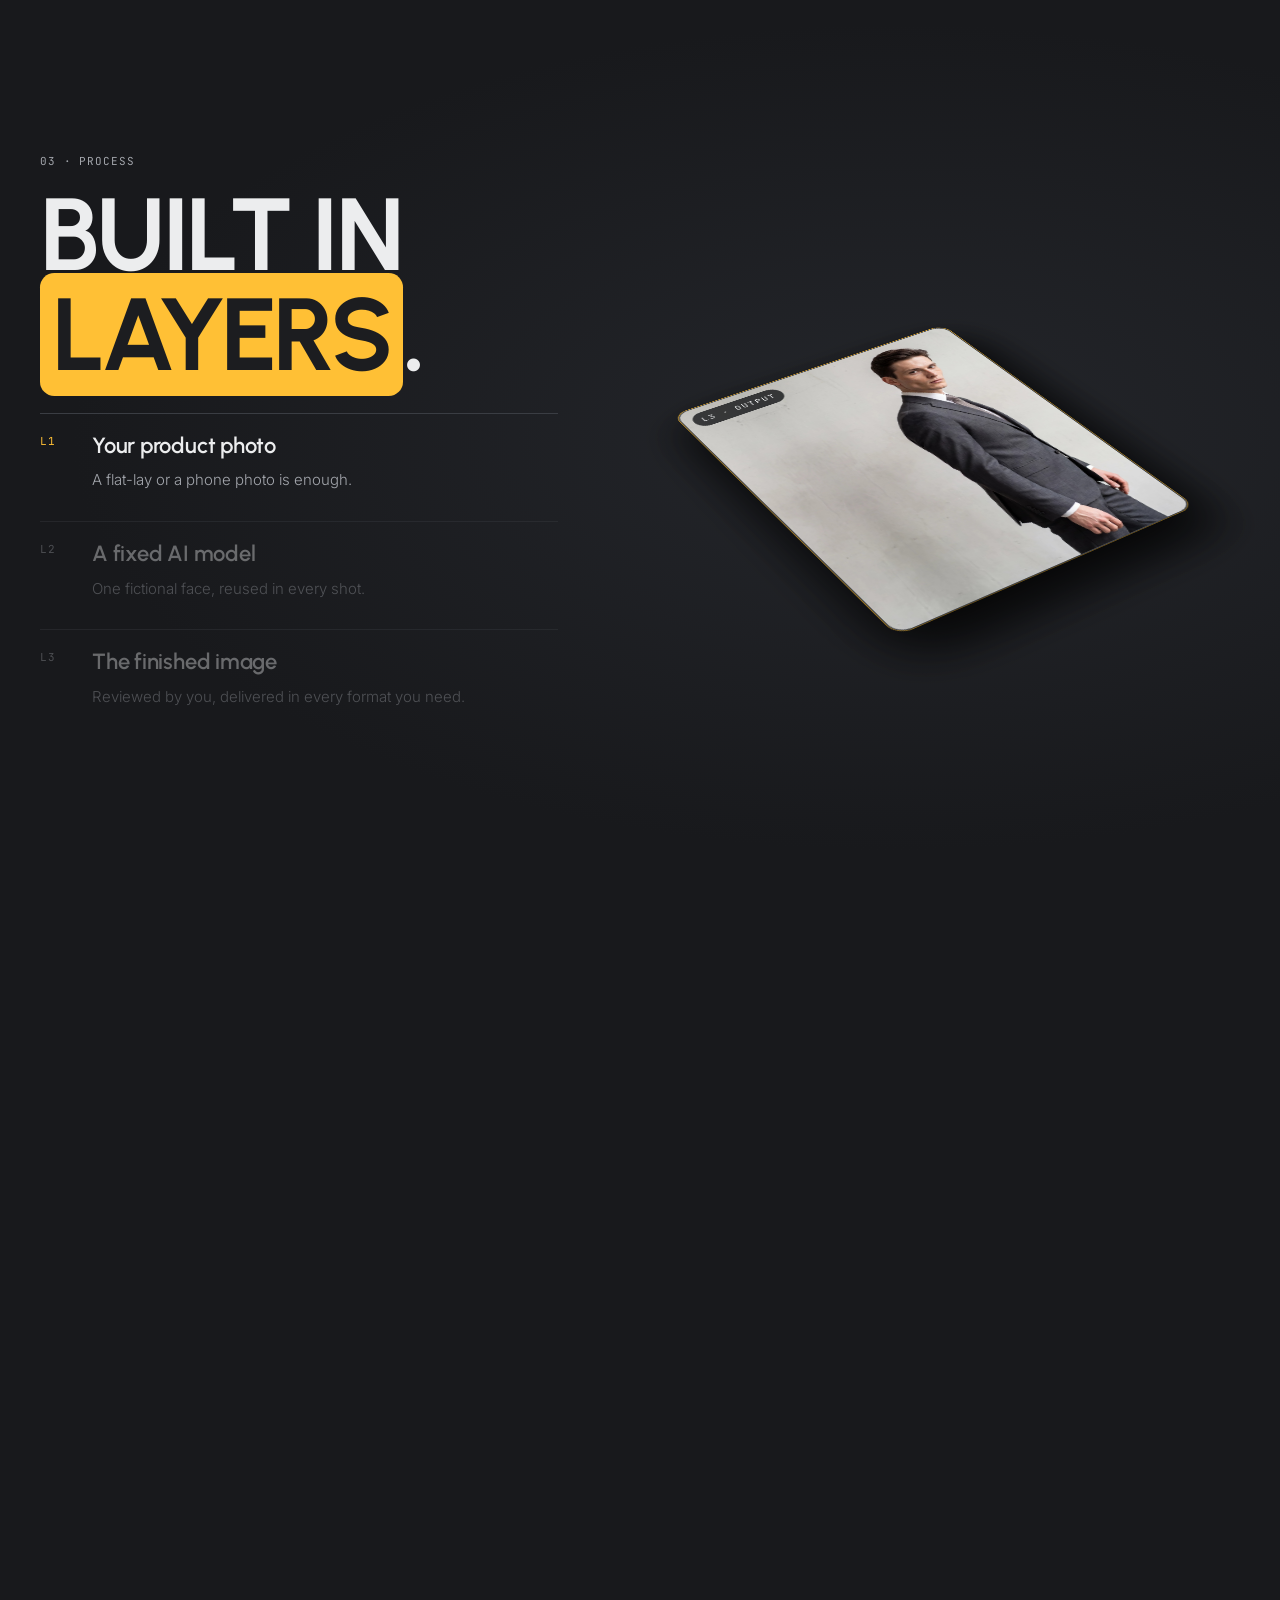
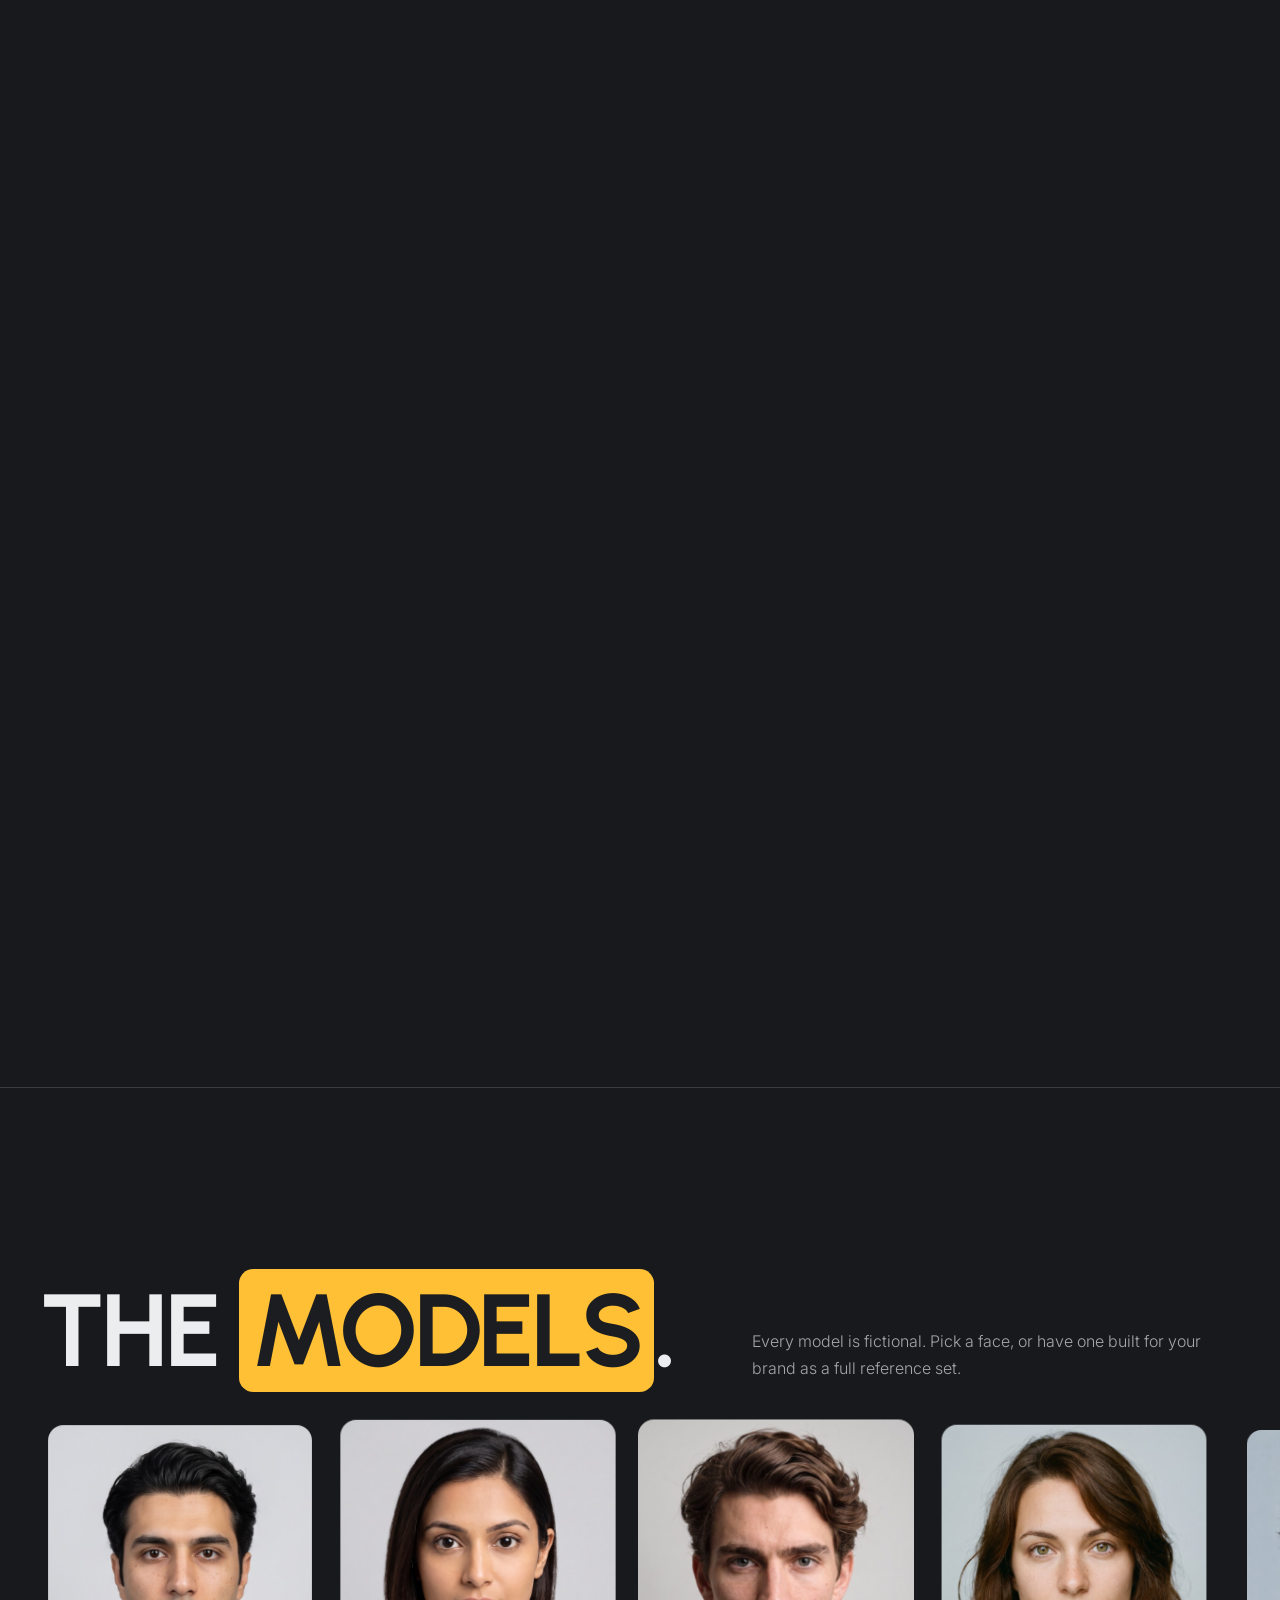
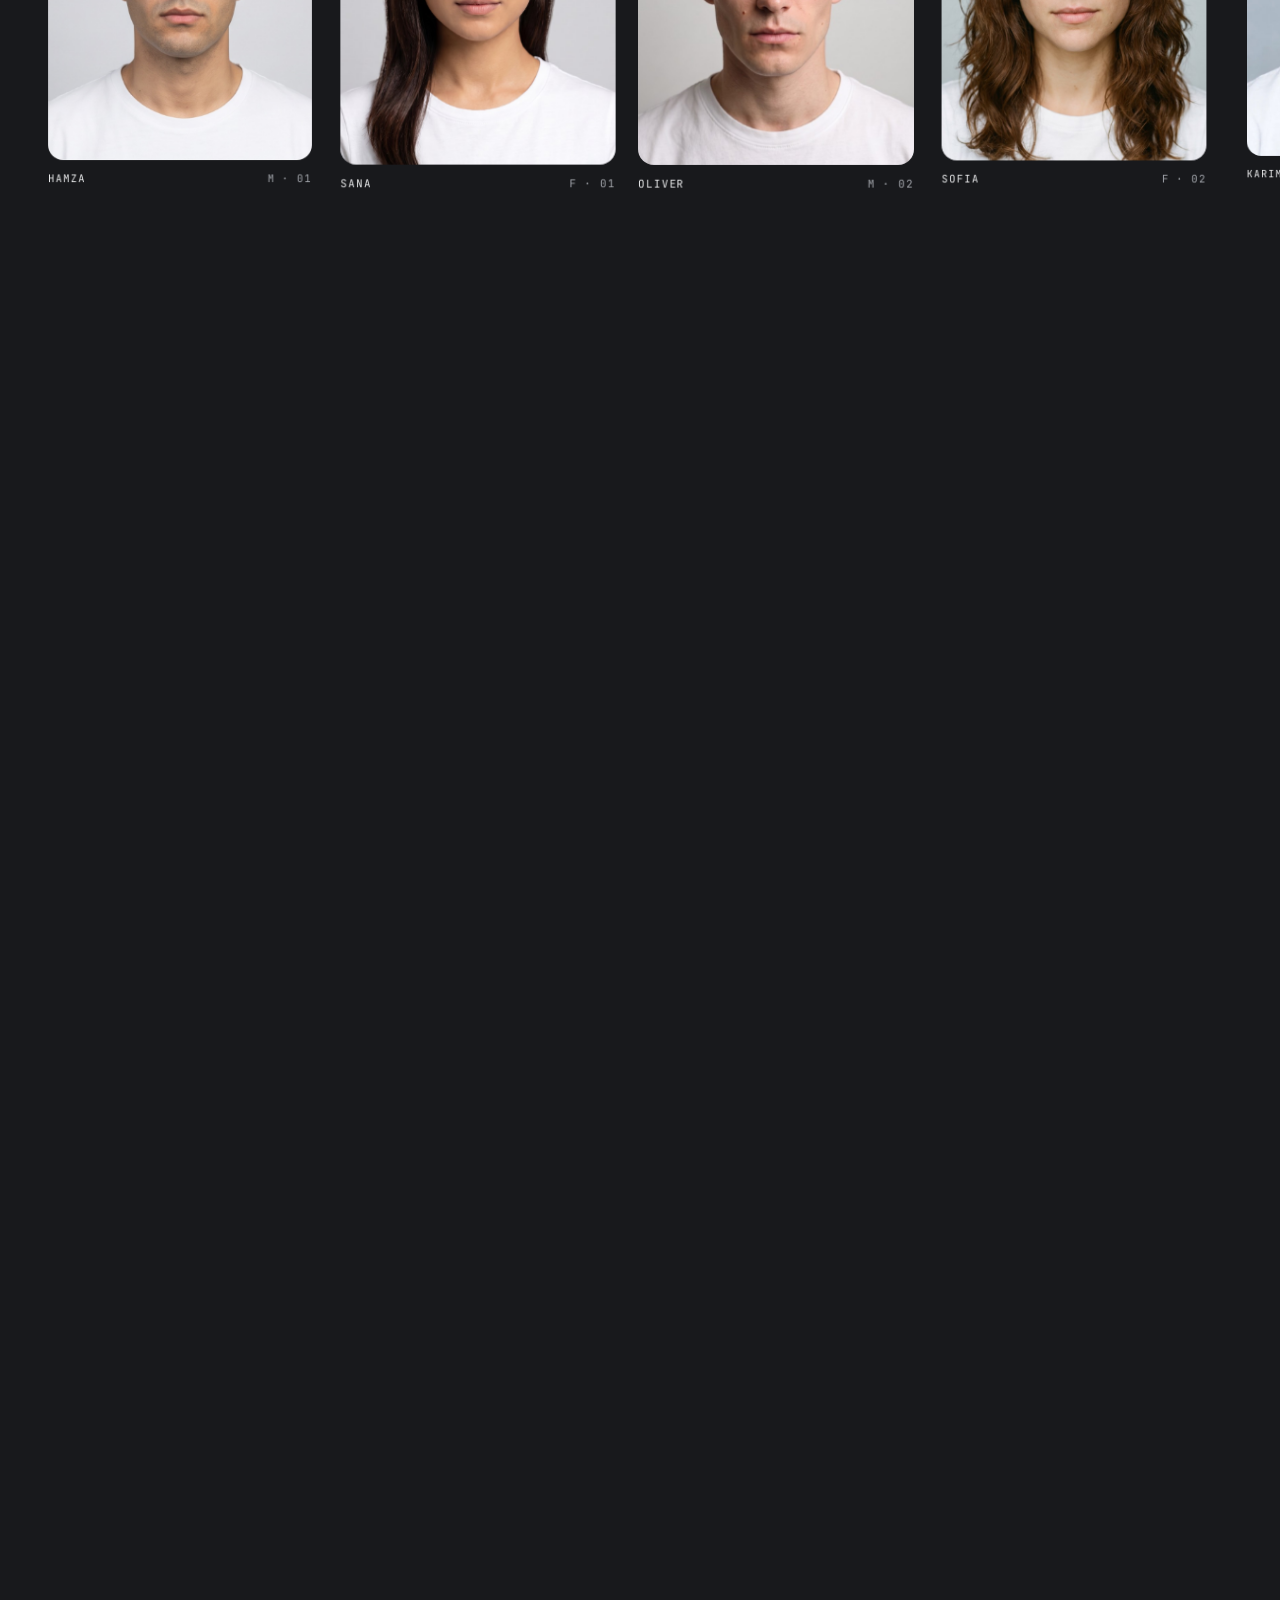
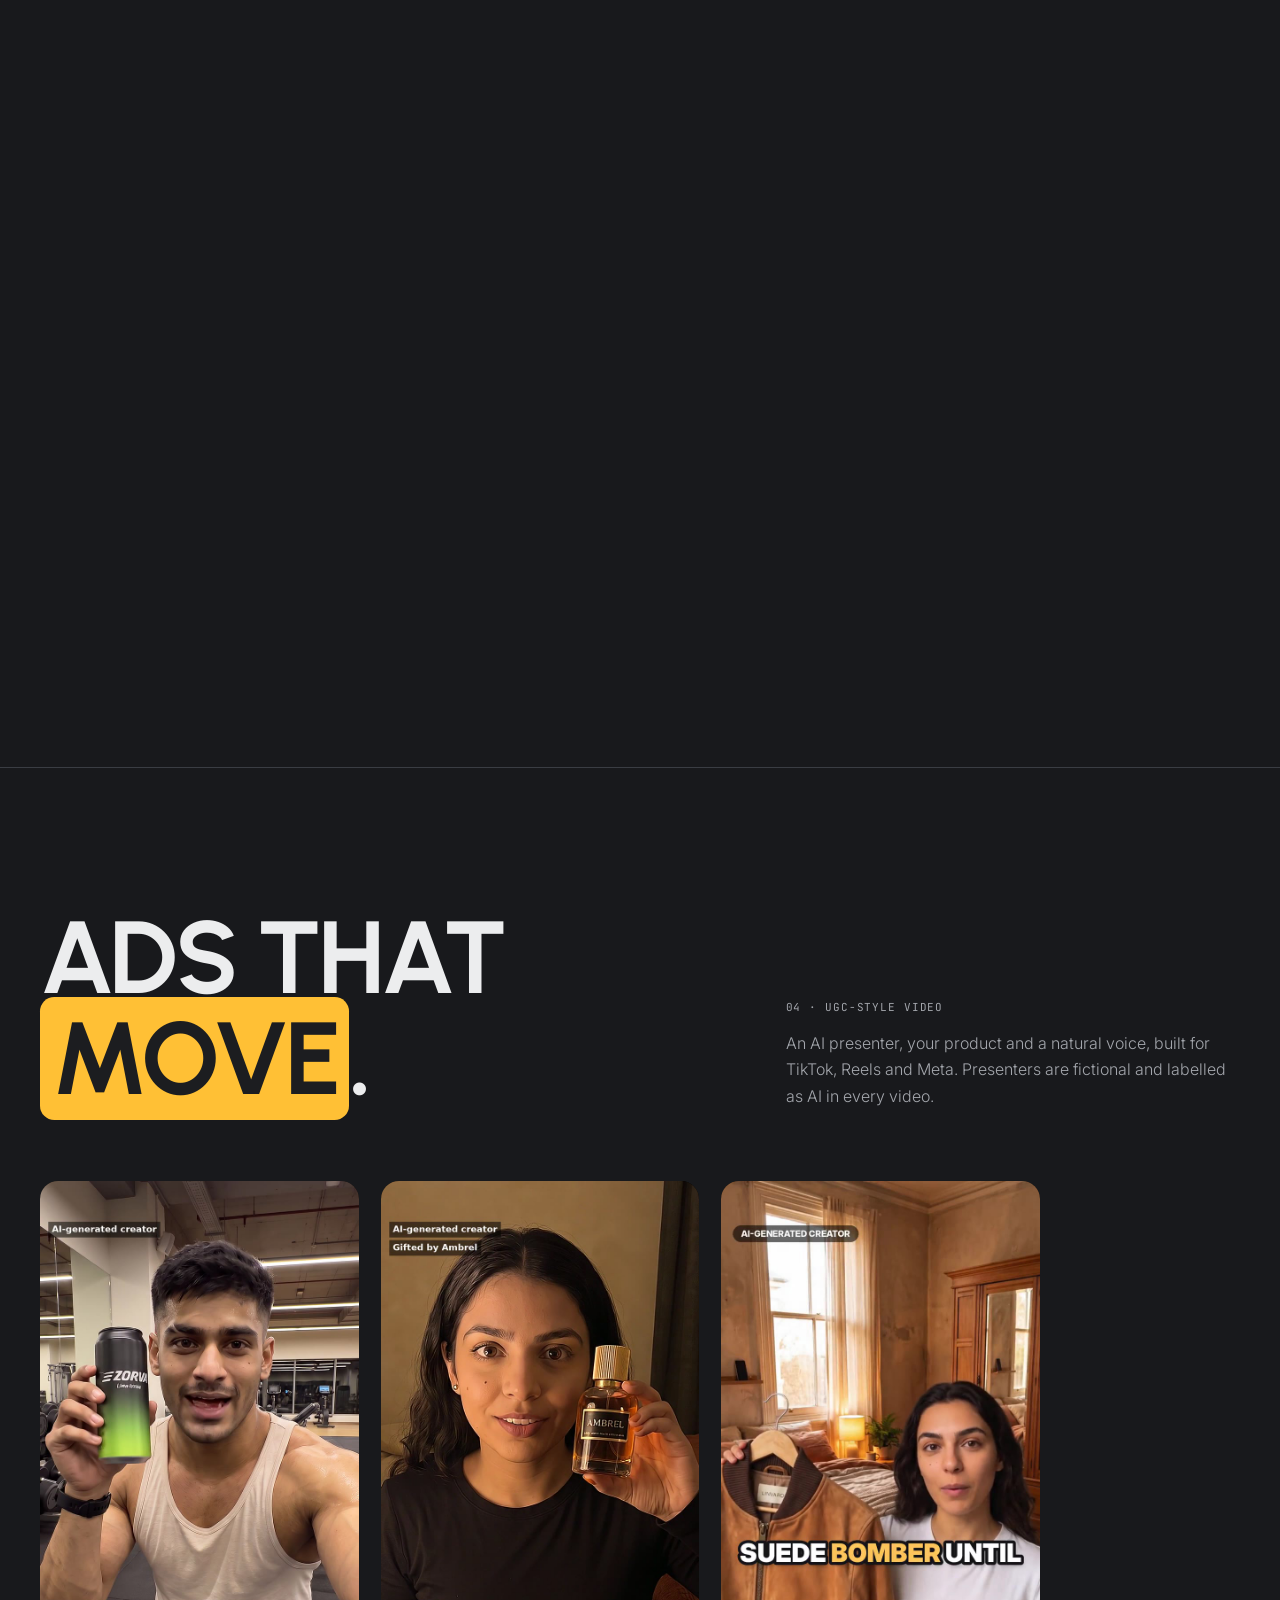
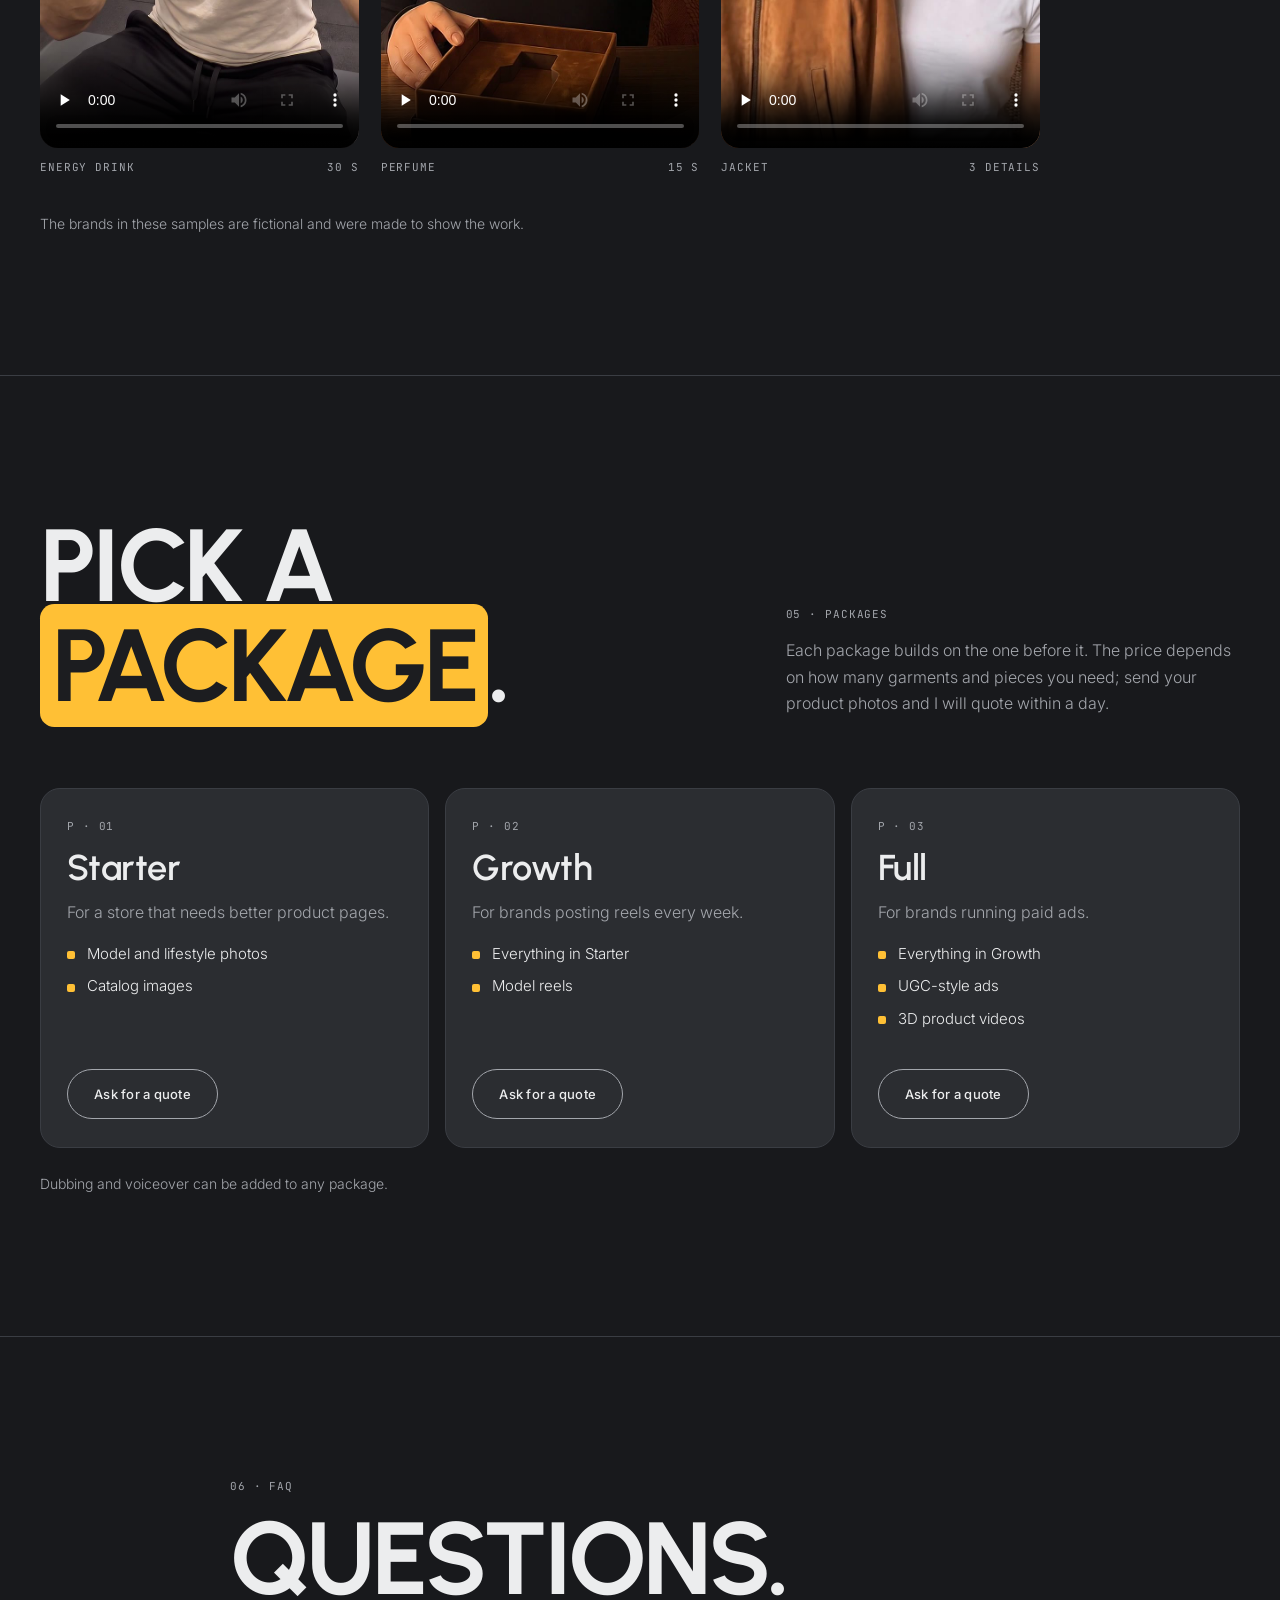
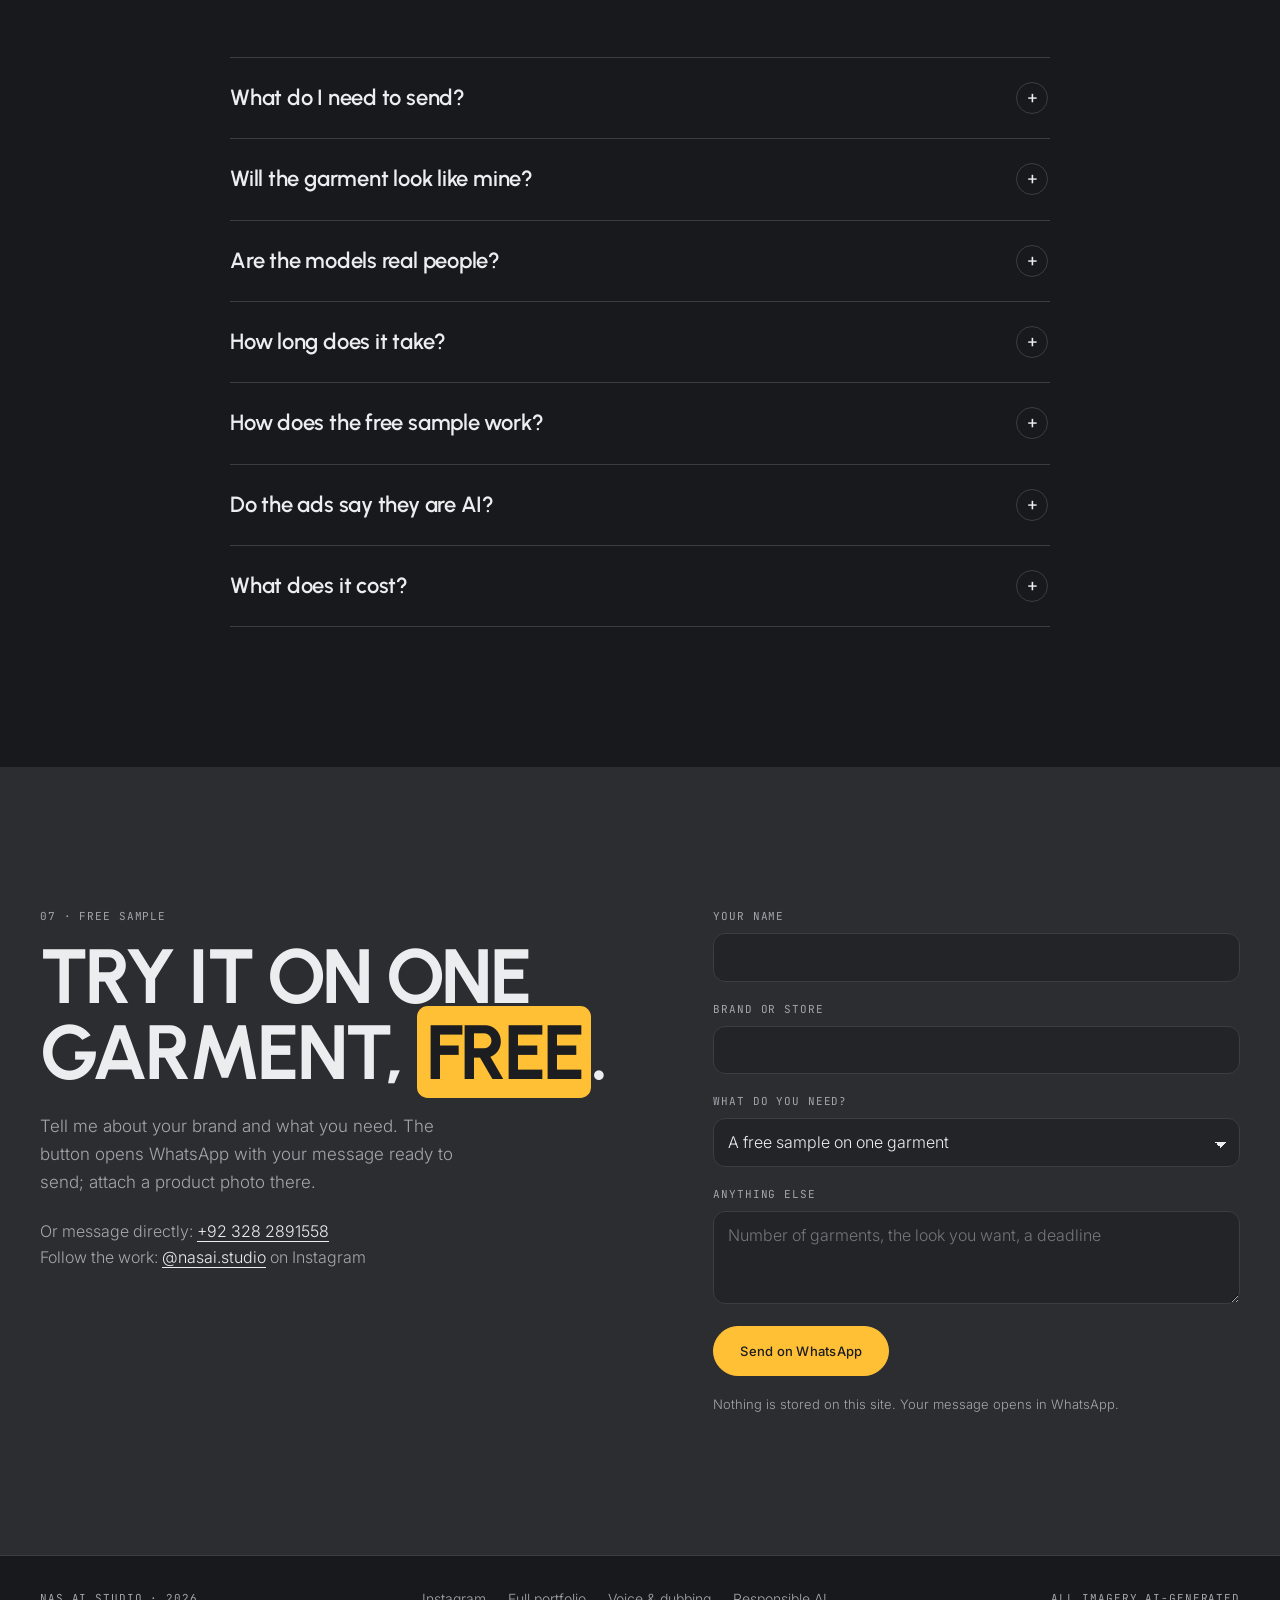
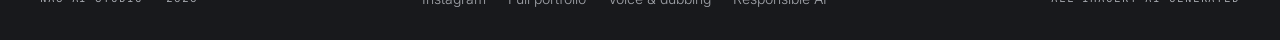
<file: studio/3d.html>
<!doctype html>
<html lang="en">
<head>
<meta charset="utf-8">
<meta name="viewport" content="width=device-width, initial-scale=1, viewport-fit=cover">
<title>NAS AI Studio · On-model photos and ads for clothing brands</title>
<meta name="description" content="Send a product photo. Get on-model photos, AI fashion models and UGC-style video ads for your clothing brand, without a photoshoot. Free sample on one garment.">
<meta name="robots" content="noindex">
<meta name="theme-color" content="#18191C">
<link rel="preconnect" href="https://fonts.googleapis.com">
<link rel="preconnect" href="https://fonts.gstatic.com" crossorigin>
<link rel="stylesheet" href="https://fonts.googleapis.com/css2?family=Urbanist:wght@500;600;700;800&family=Inter:wght@300;400;500&family=JetBrains+Mono:wght@400;500&display=swap">
<link rel="preload" as="image" href="3d/frames/000.webp">
<link rel="stylesheet" href="3d.css?v=1">
</head>
<body>

<header class="top">
  <div class="wrap bar">
    <a class="brand" href="#top"><span class="mark" aria-hidden="true">N</span>NAS AI Studio</a>
    <nav class="nav" aria-label="Sections">
      <a href="#details">Details</a>
      <a href="#work">Work</a>
      <a href="#built">Process</a>
      <a href="#models">Models</a>
      <a href="#ads">Ads</a>
      <a href="#packages">Packages</a>
    </nav>
    <a class="btn solid small" href="#contact">Free sample</a>
  </div>
</header>

<main id="top">

  <!-- 1 · Hero: the jacket turns as you scroll -->
  <section class="scrub" id="hero" aria-label="Introduction">
    <div class="pin">
      <canvas class="turn" width="1280" height="720" aria-hidden="true"></canvas>
      <img class="turn-fallback" src="3d/hero_poster.jpg" alt="" aria-hidden="true">
      <div class="shade" aria-hidden="true"></div>
      <div class="hud hud-tl mono" aria-hidden="true"><span>NAS/AI — 01</span><span>Object · suit jacket</span></div>
      <div class="hud hud-tr mono" aria-hidden="true"><span>Rotation</span><b class="deg">000°</b></div>
      <div class="hud hud-br mono" aria-hidden="true"><span>Scroll to turn</span><i class="bar-p"><i></i></i></div>
      <div class="wrap hero-copy">
        <p class="eyebrow mono">AI studio for clothing brands</p>
        <h1>Your garments on models. <span class="nowrap">No <mark>photoshoot</mark>.</span></h1>
        <p class="lede">Send a flat-lay or a phone photo of your product. Get on-model photos, a consistent AI model for your brand and video ads, ready for your store and your feed.</p>
        <div class="cta">
          <a class="btn solid" href="#contact">Get a free sample</a>
          <a class="btn line" href="#work">See the work</a>
        </div>
      </div>
    </div>
  </section>

  <!-- 2 · Details matter -->
  <section class="band" id="details">
    <div class="wrap">
      <div class="head split-head">
        <h2 class="mega" data-reveal>Details<br>matter.</h2>
        <div data-reveal>
          <p class="eyebrow mono">01 · Fidelity</p>
          <p class="sub">Every lapel, button and weave is kept true to the garment you send. You review each image before you take the files, and anything off gets fixed.</p>
        </div>
      </div>
      <div class="details">
        <figure class="tilt" data-reveal><img loading="lazy" src="3d/detail_lapel.jpg" alt="Close-up of the notch lapel and chest pocket"><figcaption class="mono">Lapel · 01</figcaption></figure>
        <figure class="tilt" data-reveal><img loading="lazy" src="3d/detail_buttons.jpg" alt="Close-up of the front buttons and wool texture"><figcaption class="mono">Buttons · 02</figcaption></figure>
        <figure class="tilt" data-reveal><img loading="lazy" src="3d/detail_pocket.jpg" alt="Close-up of the pocket flap"><figcaption class="mono">Pocket · 03</figcaption></figure>
        <figure class="tilt" data-reveal><img loading="lazy" src="3d/detail_cuff.jpg" alt="Close-up of the sleeve cuff buttons"><figcaption class="mono">Cuff · 04</figcaption></figure>
      </div>
    </div>
  </section>

  <!-- 3 · Work: before and after -->
  <section class="band" id="work">
    <div class="wrap">
      <div class="head split-head">
        <h2 class="mega" data-reveal>Flat-lay<br>to <mark>finished</mark>.</h2>
        <div data-reveal>
          <p class="eyebrow mono">02 · On-model photos</p>
          <p class="sub">Drag each image. Left is the product photo the brand sent, right is the image that went on the product page.</p>
        </div>
      </div>
      <div class="ba-row">
        <figure data-reveal>
          <div class="ba" style="--p:50%">
            <div class="layer"><img loading="lazy" src="../img/m4-ai.jpg" alt="AI result: a model in a burgundy half-zip sweatshirt, dark jeans and loafers"></div>
            <div class="layer before"><img loading="lazy" src="../img/m4-original.jpg" alt="Original product photos: burgundy half-zip sweatshirt and dark balloon jeans"></div>
            <span class="tag l mono">You send</span><span class="tag r mono">You get</span>
            <div class="divider"></div><div class="knob" aria-hidden="true">‹ ›</div>
            <input type="range" min="0" max="100" value="50" aria-label="Compare original and AI result, casual outfit">
          </div>
          <figcaption class="mono">Casual · half-zip and jeans</figcaption>
        </figure>
        <figure data-reveal>
          <div class="ba" style="--p:50%">
            <div class="layer"><img loading="lazy" src="../img/m5-ai.jpg" alt="AI result: a model in a print t-shirt, grey jeans, grey coat and white trainers"></div>
            <div class="layer before"><img loading="lazy" src="../img/m5-original.jpg" alt="Original product photos: print t-shirt and grey washed jeans"></div>
            <span class="tag l mono">You send</span><span class="tag r mono">You get</span>
            <div class="divider"></div><div class="knob" aria-hidden="true">‹ ›</div>
            <input type="range" min="0" max="100" value="50" aria-label="Compare original and AI result, streetwear outfit">
          </div>
          <figcaption class="mono">Streetwear · print tee and coat</figcaption>
        </figure>
        <figure data-reveal>
          <div class="ba" style="--p:50%">
            <div class="layer"><img loading="lazy" src="../img/m3-ai.jpg" alt="AI result: a model in a charcoal suit, white shirt and tie"></div>
            <div class="layer before"><img loading="lazy" src="../img/m3-original.jpg" alt="Original product photos: charcoal suit, white shirt and knit tie"></div>
            <span class="tag l mono">You send</span><span class="tag r mono">You get</span>
            <div class="divider"></div><div class="knob" aria-hidden="true">‹ ›</div>
            <input type="range" min="0" max="100" value="50" aria-label="Compare original and AI result, tailoring">
          </div>
          <figcaption class="mono">Tailoring · suit, shirt and tie</figcaption>
        </figure>
      </div>
    </div>
  </section>

  <!-- 4 · How it's built: an exploded stack that opens as you scroll -->
  <section class="stack-scroll" id="built" aria-label="How it is built">
    <div class="pin">
      <div class="wrap stack-grid">
        <div class="stack-copy">
          <p class="eyebrow mono">03 · Process</p>
          <h2 class="mega">Built in<br><mark>layers</mark>.</h2>
          <ol class="layer-list">
            <li data-layer="0"><span class="mono">L1</span><div><b>Your product photo</b><p>A flat-lay or a phone photo is enough.</p></div></li>
            <li data-layer="1"><span class="mono">L2</span><div><b>A fixed AI model</b><p>One fictional face, reused in every shot.</p></div></li>
            <li data-layer="2"><span class="mono">L3</span><div><b>The finished image</b><p>Reviewed by you, delivered in every format you need.</p></div></li>
          </ol>
        </div>
        <div class="stack" aria-hidden="true">
          <div class="plane p0"><img src="../img/m3-original.jpg" alt=""><span class="mono">L1 · input</span></div>
          <div class="plane p1"><img src="../img/darius-front.jpg" alt=""><span class="mono">L2 · model</span></div>
          <div class="plane p2"><img src="../img/m3-ai.jpg" alt=""><span class="mono">L3 · output</span></div>
        </div>
      </div>
    </div>
  </section>

  <!-- 5 · Models: a horizontal rail driven by vertical scroll -->
  <section class="rail-scroll" id="models" aria-label="AI models">
    <div class="pin">
      <div class="wrap rail-head">
        <h2 class="mega">The <mark>models</mark>.</h2>
        <p class="sub">Every model is fictional. Pick a face, or have one built for your brand as a full reference set.</p>
      </div>
      <div class="rail">
        <div class="track">
          <figure class="card"><img loading="lazy" src="../img/other-03.jpg" alt="Hamza, AI model"><figcaption class="mono"><span>Hamza</span><span>M · 01</span></figcaption></figure>
          <figure class="card"><img loading="lazy" src="../img/female-sana.jpg?v=2" alt="Sana, AI model"><figcaption class="mono"><span>Sana</span><span>F · 01</span></figcaption></figure>
          <figure class="card"><img loading="lazy" src="../img/other-02.jpg" alt="Oliver, AI model"><figcaption class="mono"><span>Oliver</span><span>M · 02</span></figcaption></figure>
          <figure class="card"><img loading="lazy" src="../img/female-sofia.jpg" alt="Sofia, AI model"><figcaption class="mono"><span>Sofia</span><span>F · 02</span></figcaption></figure>
          <figure class="card"><img loading="lazy" src="../img/other-05.jpg" alt="Karim, AI model"><figcaption class="mono"><span>Karim</span><span>M · 03</span></figcaption></figure>
          <figure class="card"><img loading="lazy" src="../img/female-noor.jpg" alt="Noor, AI model"><figcaption class="mono"><span>Noor</span><span>F · 03</span></figcaption></figure>
          <figure class="card"><img loading="lazy" src="../img/other-04.jpg" alt="Finn, AI model"><figcaption class="mono"><span>Finn</span><span>M · 04</span></figcaption></figure>
          <figure class="card"><img loading="lazy" src="../img/female-isla.jpg" alt="Isla, AI model"><figcaption class="mono"><span>Isla</span><span>F · 04</span></figcaption></figure>
          <figure class="card wide"><img loading="lazy" src="../img/adam-body.jpg" alt="A model reference sheet: body from the front, side and back"><figcaption class="mono"><span>Reference set</span><span>Front · side · back</span></figcaption></figure>
        </div>
      </div>
    </div>
  </section>

  <!-- 6 · Ads -->
  <section class="band" id="ads">
    <div class="wrap">
      <div class="head split-head">
        <h2 class="mega" data-reveal>Ads that<br><mark>move</mark>.</h2>
        <div data-reveal>
          <p class="eyebrow mono">04 · UGC-style video</p>
          <p class="sub">An AI presenter, your product and a natural voice, built for TikTok, Reels and Meta. Presenters are fictional and labelled as AI in every video.</p>
        </div>
      </div>
      <div class="ads">
        <figure data-reveal>
          <video controls preload="none" playsinline poster="../media/ugc/zorva-lime-strike-rayan-poster.jpg"><source src="../media/ugc/zorva-lime-strike-rayan.mp4" type="video/mp4"></video>
          <figcaption class="mono"><span>Energy drink</span><span>30 s</span></figcaption>
        </figure>
        <figure data-reveal>
          <video controls preload="none" playsinline poster="../media/ugc/night-amber-inaya-poster.jpg"><source src="../media/ugc/night-amber-inaya.mp4" type="video/mp4"></video>
          <figcaption class="mono"><span>Perfume</span><span>15 s</span></figcaption>
        </figure>
        <figure data-reveal>
          <video controls preload="none" playsinline poster="../media/ugc/suede-bomber-mira-poster.jpg"><source src="../media/ugc/suede-bomber-mira.mp4" type="video/mp4"></video>
          <figcaption class="mono"><span>Jacket</span><span>3 details</span></figcaption>
        </figure>
      </div>
      <p class="note">The brands in these samples are fictional and were made to show the work.</p>
    </div>
  </section>

  <!-- 7 · Packages -->
  <section class="band" id="packages">
    <div class="wrap">
      <div class="head split-head">
        <h2 class="mega" data-reveal>Pick a<br><mark>package</mark>.</h2>
        <div data-reveal>
          <p class="eyebrow mono">05 · Packages</p>
          <p class="sub">Each package builds on the one before it. The price depends on how many garments and pieces you need; send your product photos and I will quote within a day.</p>
        </div>
      </div>
      <div class="packs">
        <article class="pack" data-reveal>
          <span class="mono">P · 01</span><h3>Starter</h3>
          <p class="for">For a store that needs better product pages.</p>
          <ul><li>Model and lifestyle photos</li><li>Catalog images</li></ul>
          <a class="btn line" href="#contact" data-pack="Starter">Ask for a quote</a>
        </article>
        <article class="pack" data-reveal>
          <span class="mono">P · 02</span><h3>Growth</h3>
          <p class="for">For brands posting reels every week.</p>
          <ul><li>Everything in Starter</li><li>Model reels</li></ul>
          <a class="btn line" href="#contact" data-pack="Growth">Ask for a quote</a>
        </article>
        <article class="pack" data-reveal>
          <span class="mono">P · 03</span><h3>Full</h3>
          <p class="for">For brands running paid ads.</p>
          <ul><li>Everything in Growth</li><li>UGC-style ads</li><li>3D product videos</li></ul>
          <a class="btn line" href="#contact" data-pack="Full">Ask for a quote</a>
        </article>
      </div>
      <p class="note">Dubbing and voiceover can be added to any package.</p>
    </div>
  </section>

  <!-- 8 · FAQ -->
  <section class="band" id="faq">
    <div class="wrap narrow">
      <div class="head">
        <p class="eyebrow mono">06 · FAQ</p>
        <h2 class="mega" data-reveal>Questions.</h2>
      </div>
      <div class="faq">
        <details><summary>What do I need to send?</summary><p>A clear photo of the garment: a flat-lay, a hanger shot or a phone photo. Add any notes on the look you want, the kind of model and where the images will be used.</p></details>
        <details><summary>Will the garment look like mine?</summary><p>Yes. The garment is kept true to the original, and you review every image. If a detail is off, ask for a change before you take the final files.</p></details>
        <details><summary>Are the models real people?</summary><p>No. Every model and presenter is fictional and AI-generated. Real faces are not used as references.</p></details>
        <details><summary>How long does it take?</summary><p>Usually 1 to 3 days, depending on how many pieces you need.</p></details>
        <details><summary>How does the free sample work?</summary><p>Send one product photo and I will make a sample from it, so you can judge the quality before you order anything.</p></details>
        <details><summary>Do the ads say they are AI?</summary><p>Yes. Video ads carry an "AI-generated creator" label, and presenters show and explain the product without pretending to be real customers. See the <a href="../responsible-ai.html">Responsible AI policy</a>.</p></details>
        <details><summary>What does it cost?</summary><p>It depends on the number of garments and the pieces per garment. Send your product photos and I will quote within a day.</p></details>
      </div>
    </div>
  </section>

  <!-- 9 · Contact -->
  <section class="contact" id="contact">
    <div class="wrap contact-grid">
      <div>
        <p class="eyebrow mono">07 · Free sample</p>
        <h2 class="mega">Try it on one garment, <mark>free</mark>.</h2>
        <p class="lede">Tell me about your brand and what you need. The button opens WhatsApp with your message ready to send; attach a product photo there.</p>
        <p class="direct">Or message directly: <a href="https://wa.me/923282891558" target="_blank" rel="noopener">+92 328 2891558</a><br>Follow the work: <a href="https://www.instagram.com/nasai.studio/" target="_blank" rel="noopener">@nasai.studio</a> on Instagram</p>
      </div>
      <form class="form" id="brief" novalidate>
        <label class="mono">Your name<input name="name" autocomplete="name" required></label>
        <label class="mono">Brand or store<input name="brand" autocomplete="organization"></label>
        <label class="mono">What do you need?
          <select name="need">
            <option>A free sample on one garment</option>
            <option>On-model photos</option>
            <option>An AI model for my brand</option>
            <option>UGC-style video ads</option>
            <option>Dubbing and voice</option>
            <option>Starter package</option>
            <option>Growth package</option>
            <option>Full package</option>
          </select>
        </label>
        <label class="mono">Anything else<textarea name="note" rows="3" placeholder="Number of garments, the look you want, a deadline"></textarea></label>
        <button class="btn solid" type="submit">Send on WhatsApp</button>
        <p class="form-note">Nothing is stored on this site. Your message opens in WhatsApp.</p>
      </form>
    </div>
  </section>

</main>

<footer class="foot">
  <div class="wrap bar">
    <span class="mono">NAS AI Studio · 2026</span>
    <nav aria-label="More"><a href="https://www.instagram.com/nasai.studio/" target="_blank" rel="noopener">Instagram</a><a href="../index.html">Full portfolio</a><a href="../voice.html">Voice &amp; dubbing</a><a href="../responsible-ai.html">Responsible AI</a></nav>
    <span class="mono">All imagery AI-generated</span>
  </div>
</footer>

<a class="sticky-cta" href="#contact">Get a free sample</a>

<script src="studio.js?v=1"></script>
<script src="3d.js?v=1"></script>
</body>
</html>
</file>
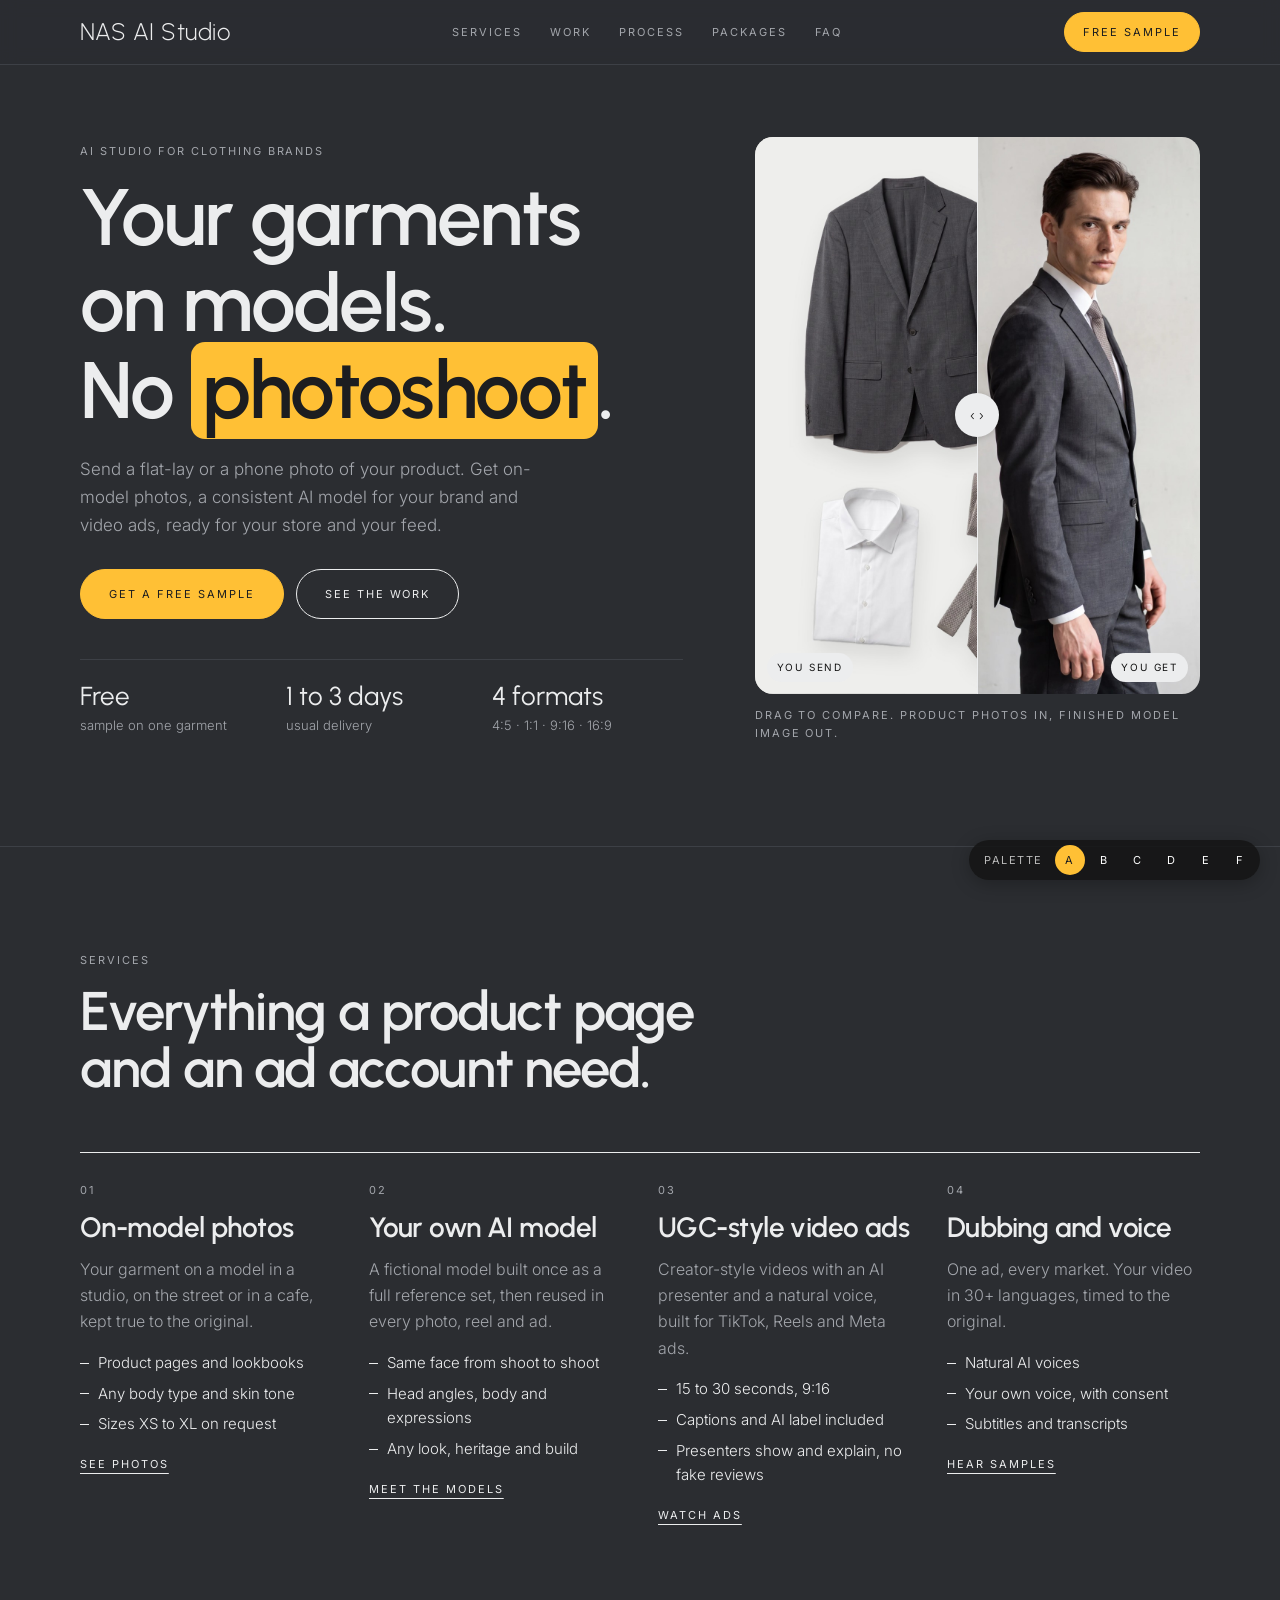
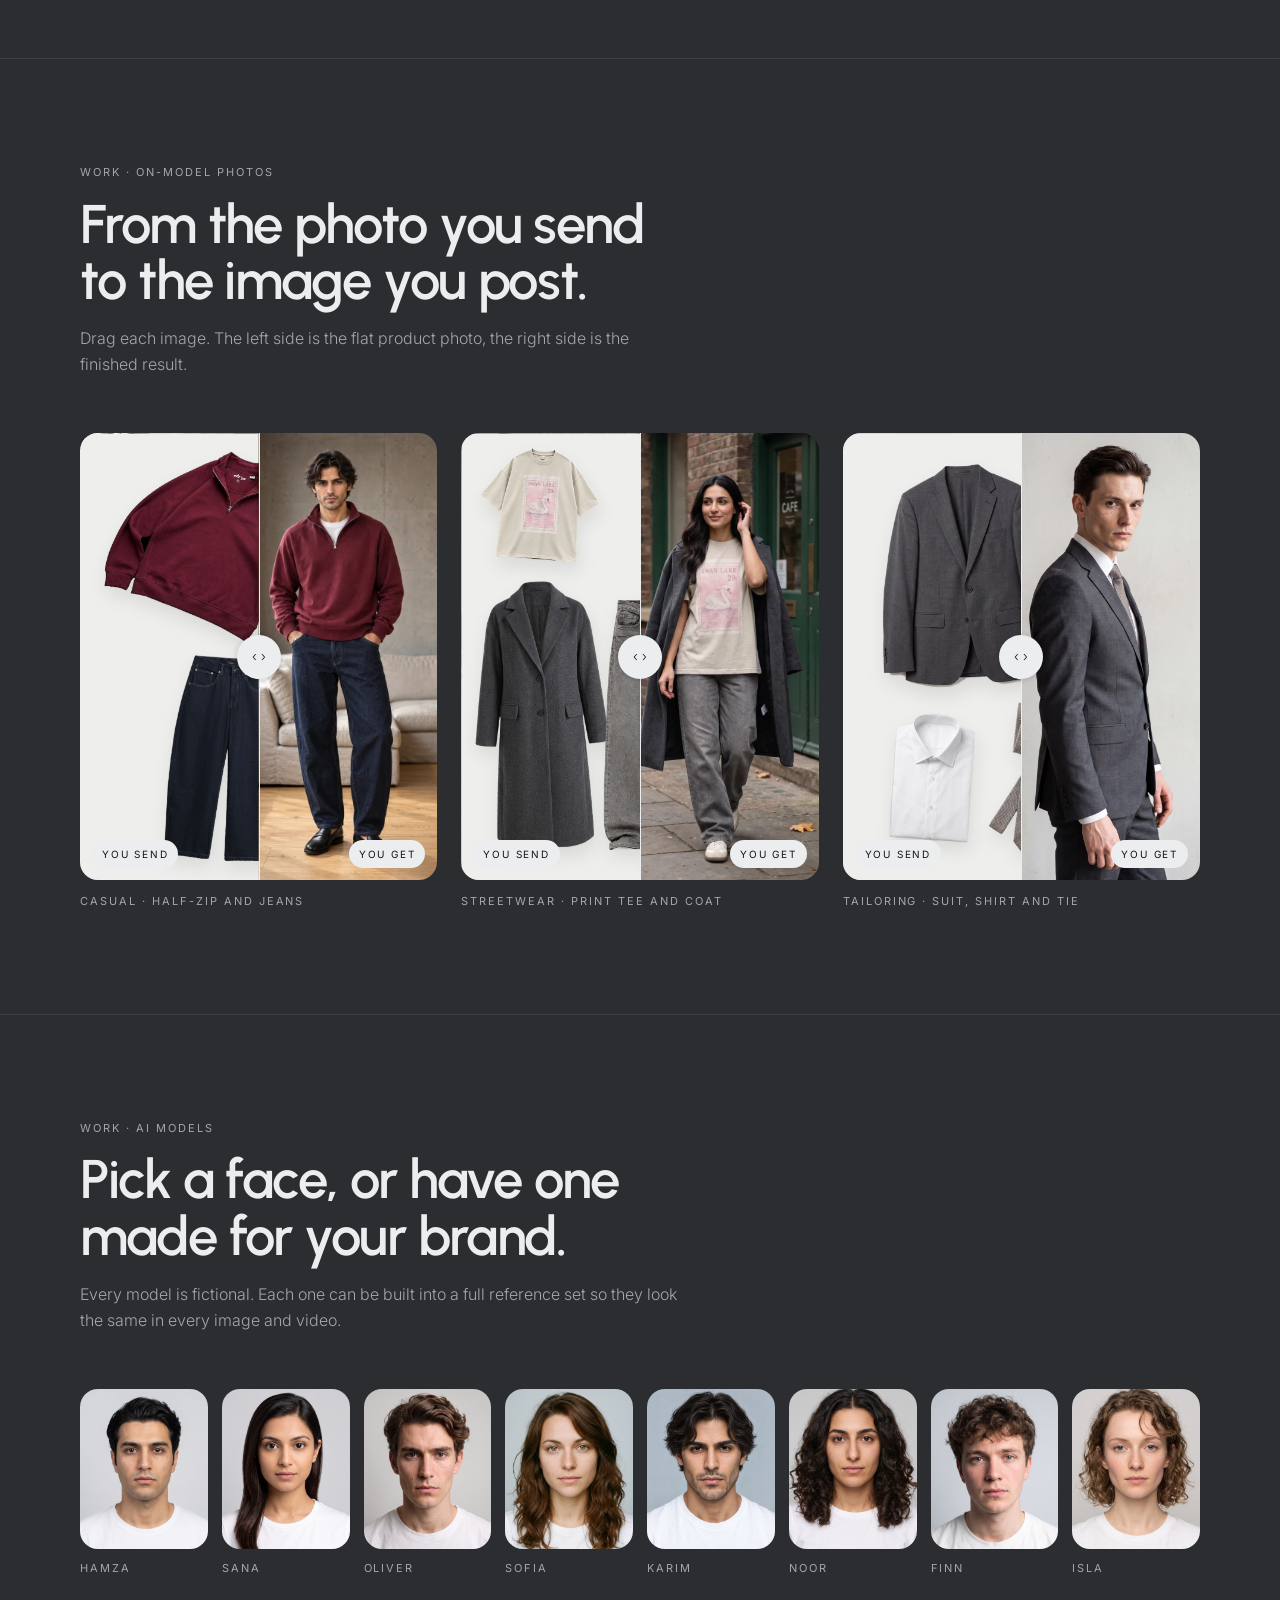
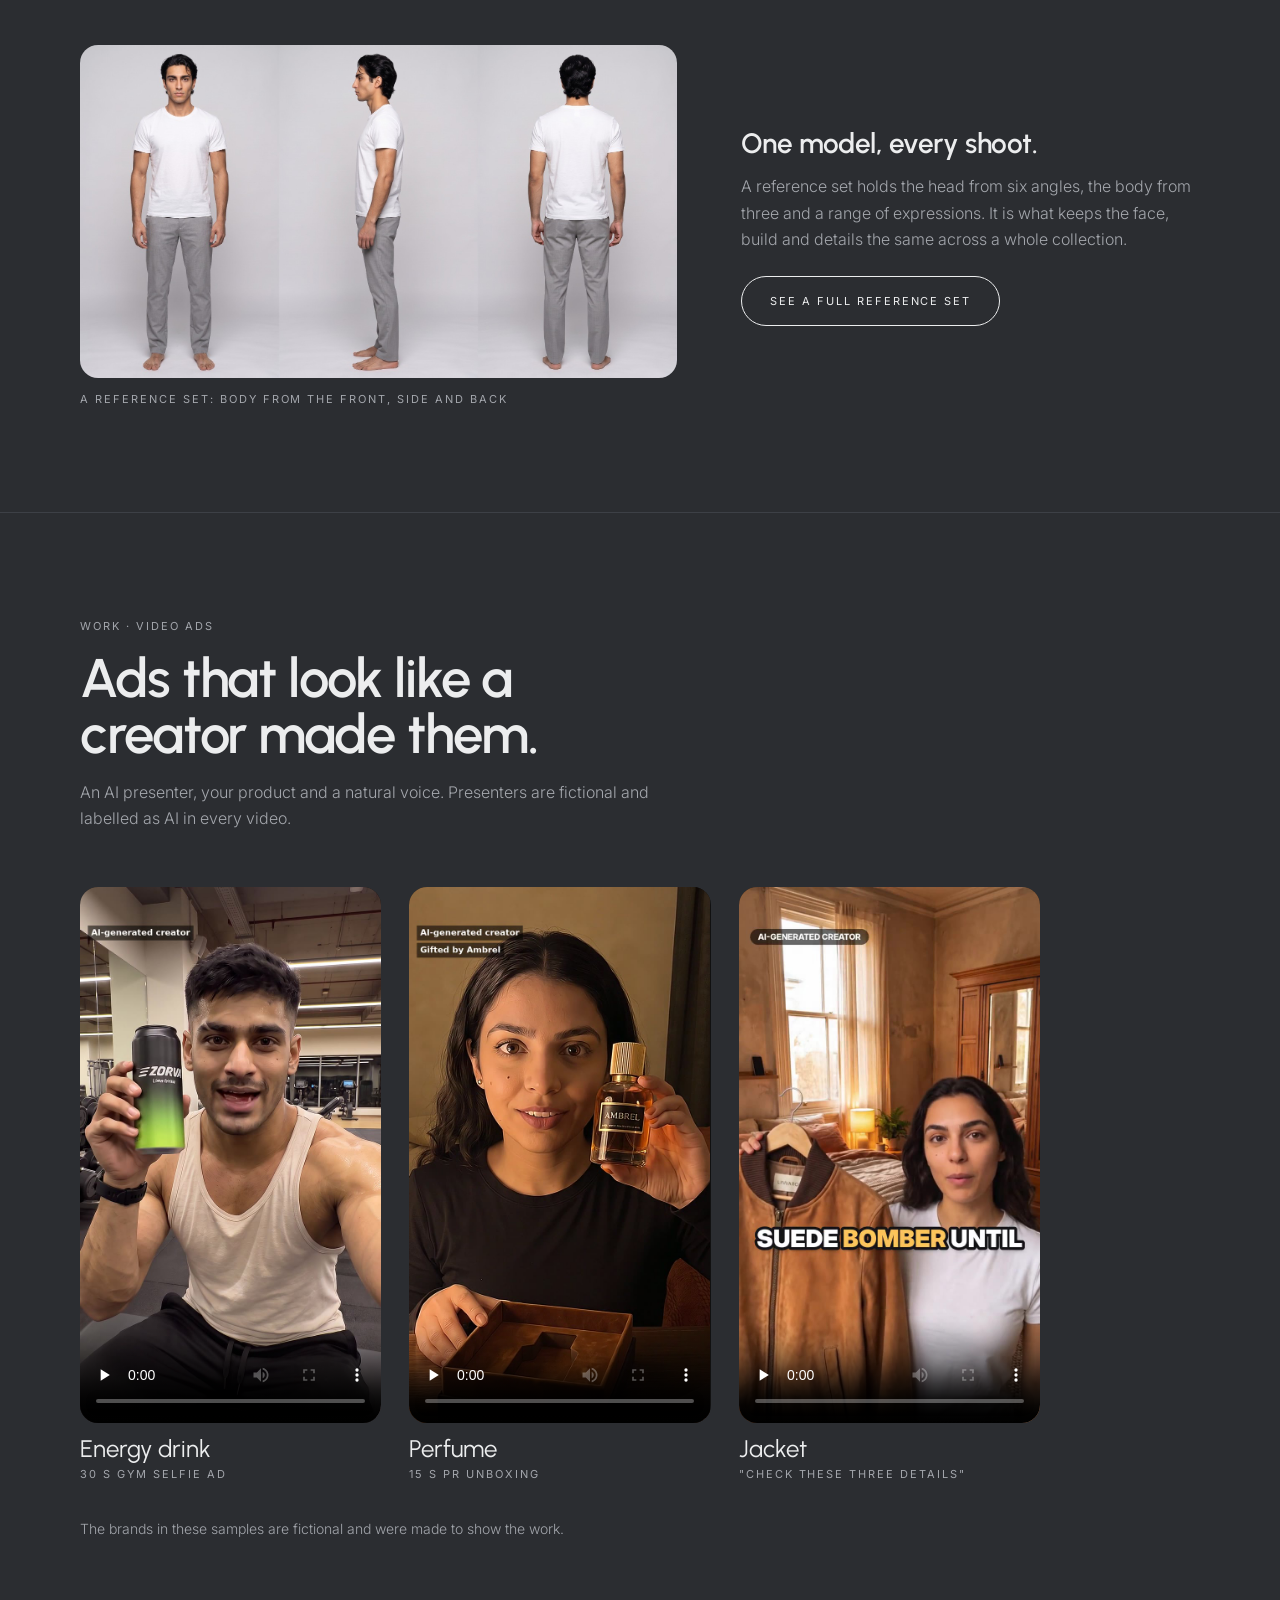
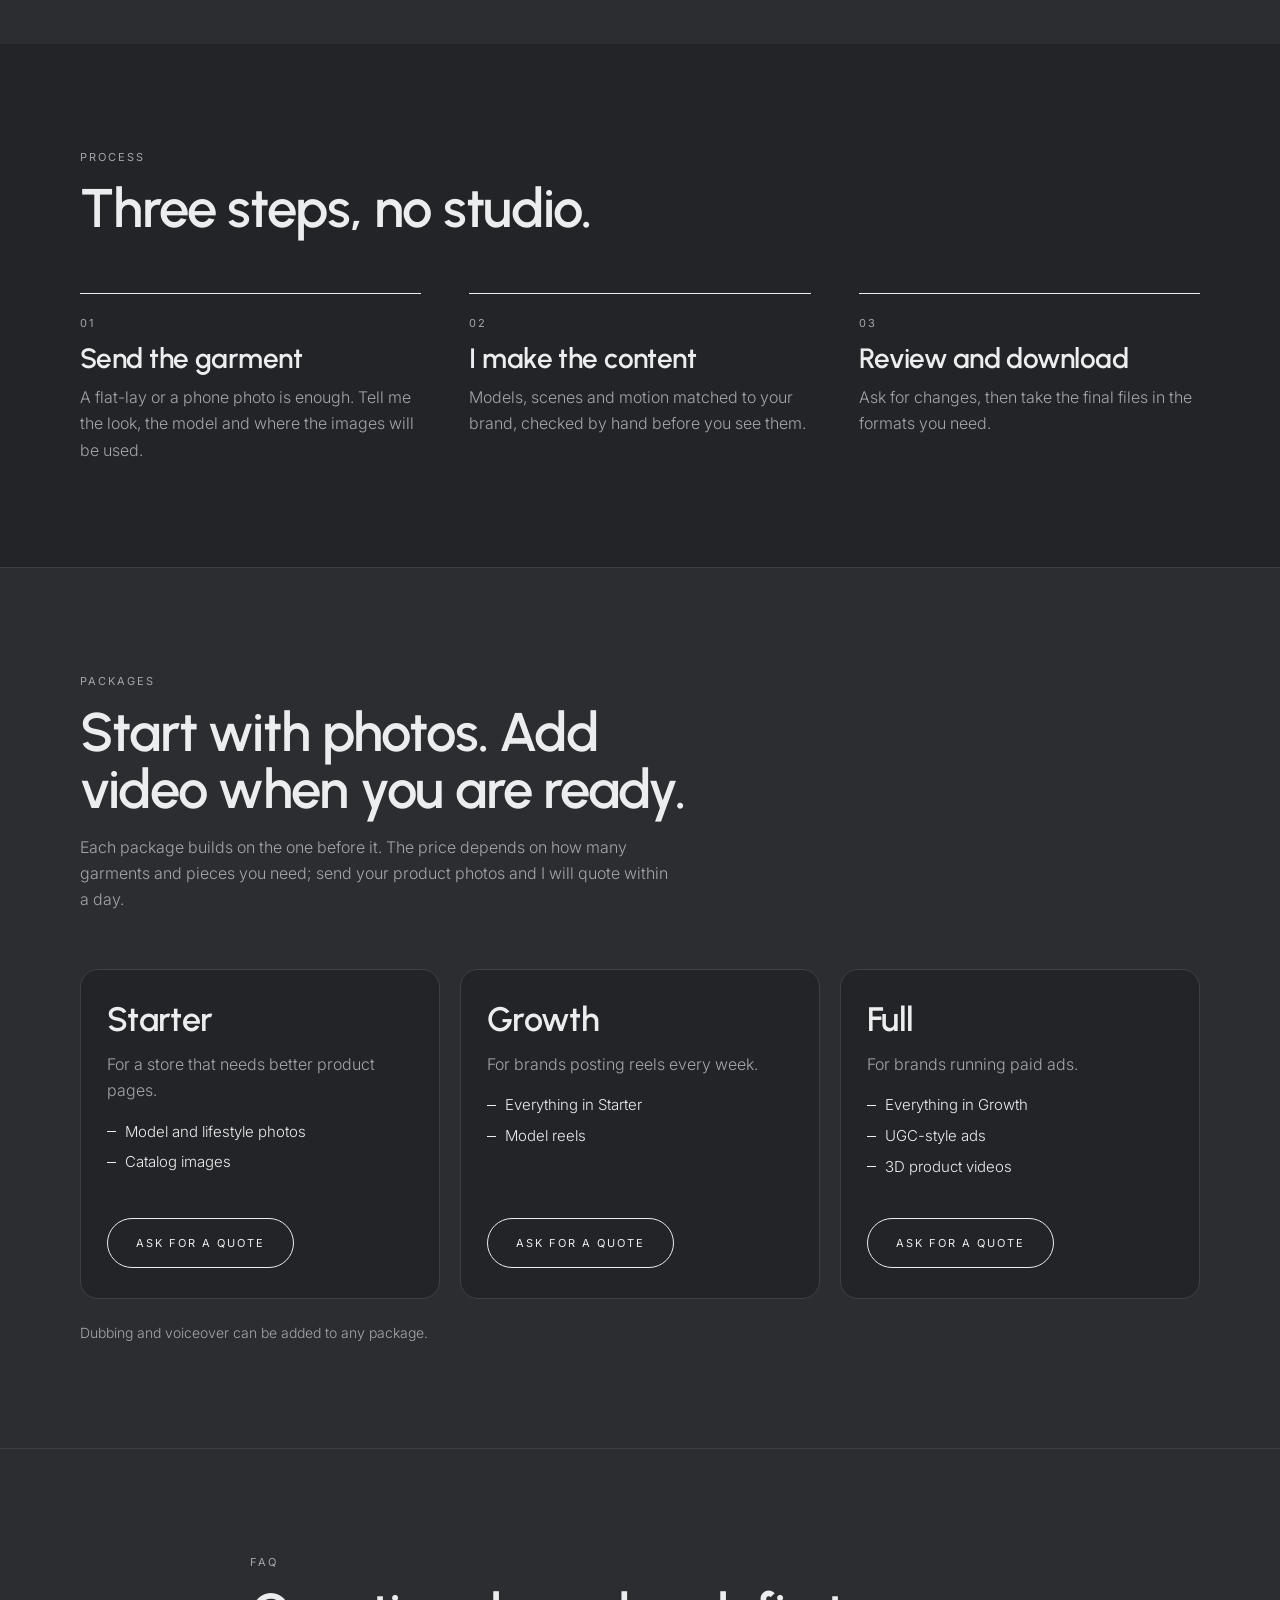
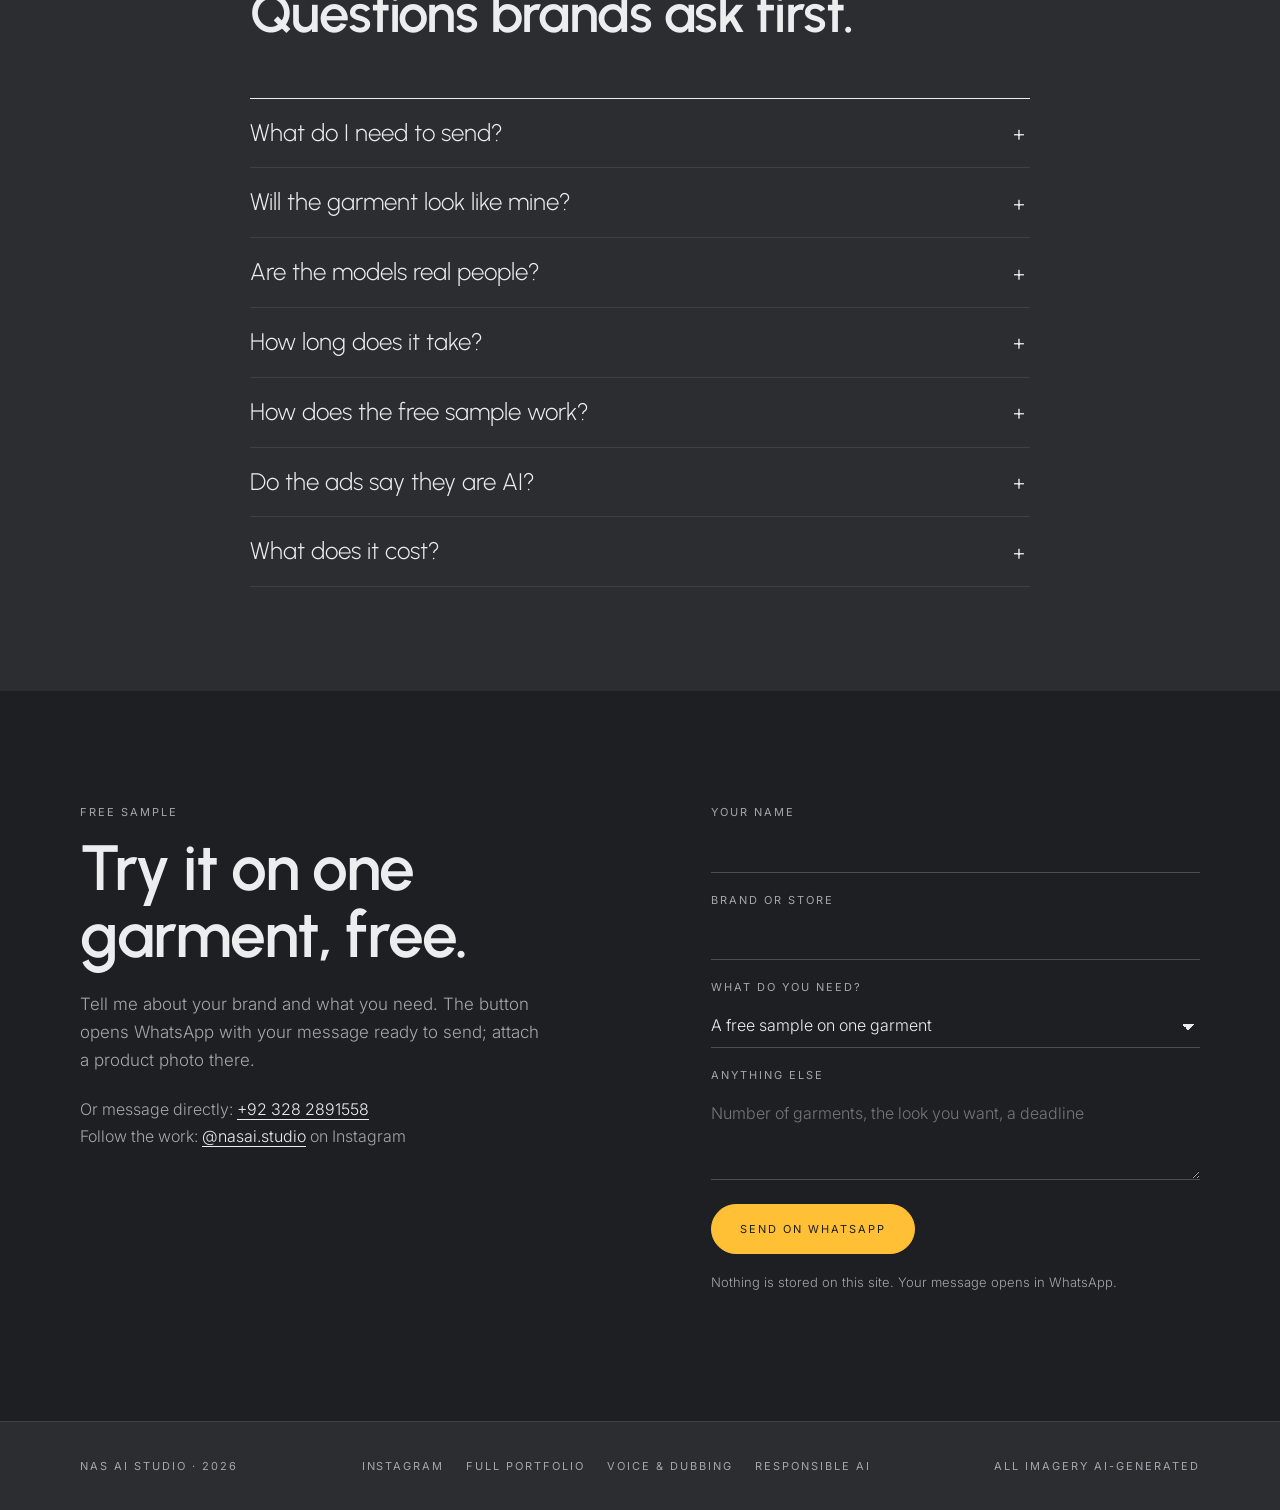
<file: studio/option-a.html>
<!doctype html>
<html lang="en">
<head>
<meta charset="utf-8">
<meta name="viewport" content="width=device-width, initial-scale=1, viewport-fit=cover">
<title>Option A · Graphite · NAS AI Studio · On-model photos and ads for clothing brands</title>
<meta name="description" content="Send a product photo. Get on-model photos, AI fashion models and UGC-style video ads for your clothing brand, without a photoshoot. Free sample on one garment.">
<link rel="preconnect" href="https://fonts.googleapis.com">
<link rel="preconnect" href="https://fonts.gstatic.com" crossorigin>
<link rel="stylesheet" href="https://fonts.googleapis.com/css2?family=Urbanist:wght@500;600;700&family=Inter:wght@300;400;500&display=swap">
<link rel="stylesheet" href="studio.css?v=2">
<link rel="stylesheet" href="theme-a.css?v=1">
<link rel="stylesheet" href="options.css?v=2">
<meta name="robots" content="noindex">
</head>
<body>

<header class="top">
  <div class="wrap bar">
    <a class="brand" href="#top">NAS AI Studio</a>
    <nav class="nav" aria-label="Sections">
      <a href="#services">Services</a>
      <a href="#work">Work</a>
      <a href="#process">Process</a>
      <a href="#packages">Packages</a>
      <a href="#faq">FAQ</a>
    </nav>
    <a class="btn solid small" href="#contact">Free sample</a>
  </div>
</header>

<main id="top">

  <section class="hero">
    <div class="wrap hero-grid">
      <div class="hero-copy">
        <p class="eyebrow">AI studio for clothing brands</p>
        <h1>Your garments on models.<br> <em>No <mark>photoshoot</mark>.</em></h1>
        <p class="lede">Send a flat-lay or a phone photo of your product. Get on-model photos, a consistent AI model for your brand and video ads, ready for your store and your feed.</p>
        <div class="cta">
          <a class="btn solid" href="#contact">Get a free sample</a>
          <a class="btn line" href="#work">See the work</a>
        </div>
        <ul class="facts">
          <li><b>Free</b><span>sample on one garment</span></li>
          <li><b>1 to 3 days</b><span>usual delivery</span></li>
          <li><b>4 formats</b><span>4:5 · 1:1 · 9:16 · 16:9</span></li>
        </ul>
      </div>
      <figure class="hero-media">
        <div class="ba" style="--p:50%">
          <div class="layer"><img src="../img/m3-ai.jpg" alt="AI result: a model wearing a charcoal suit, white shirt and tie" width="1200" height="1500"></div>
          <div class="layer before"><img src="../img/m3-original.jpg" alt="Original product photos: charcoal suit jacket, trousers, white shirt and knit tie" width="1200" height="1500"></div>
          <span class="tag l">You send</span>
          <span class="tag r">You get</span>
          <div class="divider"></div>
          <div class="knob" aria-hidden="true">‹ ›</div>
          <input type="range" min="0" max="100" value="50" aria-label="Compare the product photos you send with the finished model image">
        </div>
        <figcaption>Drag to compare. Product photos in, finished model image out.</figcaption>
      </figure>
    </div>
  </section>

  <section class="band" id="services">
    <div class="wrap">
      <div class="head">
        <p class="eyebrow">Services</p>
        <h2>Everything a product page and an ad account need.</h2>
      </div>
      <div class="services">
        <article class="service">
          <span class="num">01</span>
          <h3>On-model photos</h3>
          <p>Your garment on a model in a studio, on the street or in a cafe, kept true to the original.</p>
          <ul><li>Product pages and lookbooks</li><li>Any body type and skin tone</li><li>Sizes XS to XL on request</li></ul>
          <a class="more" href="#work">See photos</a>
        </article>
        <article class="service">
          <span class="num">02</span>
          <h3>Your own AI model</h3>
          <p>A fictional model built once as a full reference set, then reused in every photo, reel and ad.</p>
          <ul><li>Same face from shoot to shoot</li><li>Head angles, body and expressions</li><li>Any look, heritage and build</li></ul>
          <a class="more" href="#models">Meet the models</a>
        </article>
        <article class="service">
          <span class="num">03</span>
          <h3>UGC-style video ads</h3>
          <p>Creator-style videos with an AI presenter and a natural voice, built for TikTok, Reels and Meta ads.</p>
          <ul><li>15 to 30 seconds, 9:16</li><li>Captions and AI label included</li><li>Presenters show and explain, no fake reviews</li></ul>
          <a class="more" href="#ads">Watch ads</a>
        </article>
        <article class="service">
          <span class="num">04</span>
          <h3>Dubbing and voice</h3>
          <p>One ad, every market. Your video in 30+ languages, timed to the original.</p>
          <ul><li>Natural AI voices</li><li>Your own voice, with consent</li><li>Subtitles and transcripts</li></ul>
          <a class="more" href="../voice.html">Hear samples</a>
        </article>
      </div>
    </div>
  </section>

  <section class="band" id="work">
    <div class="wrap">
      <div class="head">
        <p class="eyebrow">Work · On-model photos</p>
        <h2>From the photo you send to the image you post.</h2>
        <p class="sub">Drag each image. The left side is the flat product photo, the right side is the finished result.</p>
      </div>
      <div class="ba-row">
        <figure>
          <div class="ba" style="--p:50%">
            <div class="layer"><img loading="lazy" src="../img/m4-ai.jpg" alt="AI result: a model in a burgundy half-zip sweatshirt, dark jeans and loafers"></div>
            <div class="layer before"><img loading="lazy" src="../img/m4-original.jpg" alt="Original product photos: burgundy half-zip sweatshirt and dark balloon jeans"></div>
            <span class="tag l">You send</span><span class="tag r">You get</span>
            <div class="divider"></div><div class="knob" aria-hidden="true">‹ ›</div>
            <input type="range" min="0" max="100" value="50" aria-label="Compare original and AI result, casual outfit">
          </div>
          <figcaption>Casual · half-zip and jeans</figcaption>
        </figure>
        <figure>
          <div class="ba" style="--p:50%">
            <div class="layer"><img loading="lazy" src="../img/m5-ai.jpg" alt="AI result: a model in a print t-shirt, grey jeans, grey coat and white trainers"></div>
            <div class="layer before"><img loading="lazy" src="../img/m5-original.jpg" alt="Original product photos: print t-shirt and grey washed jeans"></div>
            <span class="tag l">You send</span><span class="tag r">You get</span>
            <div class="divider"></div><div class="knob" aria-hidden="true">‹ ›</div>
            <input type="range" min="0" max="100" value="50" aria-label="Compare original and AI result, streetwear outfit">
          </div>
          <figcaption>Streetwear · print tee and coat</figcaption>
        </figure>
        <figure>
          <div class="ba" style="--p:50%">
            <div class="layer"><img loading="lazy" src="../img/m3-ai.jpg" alt="AI result: a model in a charcoal suit, white shirt and tie"></div>
            <div class="layer before"><img loading="lazy" src="../img/m3-original.jpg" alt="Original product photos: charcoal suit, white shirt and knit tie"></div>
            <span class="tag l">You send</span><span class="tag r">You get</span>
            <div class="divider"></div><div class="knob" aria-hidden="true">‹ ›</div>
            <input type="range" min="0" max="100" value="50" aria-label="Compare original and AI result, tailoring">
          </div>
          <figcaption>Tailoring · suit, shirt and tie</figcaption>
        </figure>
      </div>
    </div>
  </section>

  <section class="band" id="models">
    <div class="wrap">
      <div class="head">
        <p class="eyebrow">Work · AI models</p>
        <h2>Pick a face, or have one made for your brand.</h2>
        <p class="sub">Every model is fictional. Each one can be built into a full reference set so they look the same in every image and video.</p>
      </div>
      <div class="faces">
        <figure><img loading="lazy" src="../img/other-03.jpg" alt="Hamza, AI model"><figcaption>Hamza</figcaption></figure>
        <figure><img loading="lazy" src="../img/female-sana.jpg?v=2" alt="Sana, AI model"><figcaption>Sana</figcaption></figure>
        <figure><img loading="lazy" src="../img/other-02.jpg" alt="Oliver, AI model"><figcaption>Oliver</figcaption></figure>
        <figure><img loading="lazy" src="../img/female-sofia.jpg" alt="Sofia, AI model"><figcaption>Sofia</figcaption></figure>
        <figure><img loading="lazy" src="../img/other-05.jpg" alt="Karim, AI model"><figcaption>Karim</figcaption></figure>
        <figure><img loading="lazy" src="../img/female-noor.jpg" alt="Noor, AI model"><figcaption>Noor</figcaption></figure>
        <figure><img loading="lazy" src="../img/other-04.jpg" alt="Finn, AI model"><figcaption>Finn</figcaption></figure>
        <figure><img loading="lazy" src="../img/female-isla.jpg" alt="Isla, AI model"><figcaption>Isla</figcaption></figure>
      </div>
      <div class="split">
        <figure class="sheet"><img loading="lazy" src="../img/adam-body.jpg" alt="A model reference sheet: full body from the front, side and back"><figcaption>A reference set: body from the front, side and back</figcaption></figure>
        <div class="split-copy">
          <h3>One model, every shoot.</h3>
          <p>A reference set holds the head from six angles, the body from three and a range of expressions. It is what keeps the face, build and details the same across a whole collection.</p>
          <a class="btn line" href="../fashion.html#models">See a full reference set</a>
        </div>
      </div>
    </div>
  </section>

  <section class="band" id="ads">
    <div class="wrap">
      <div class="head">
        <p class="eyebrow">Work · Video ads</p>
        <h2>Ads that look like a creator made them.</h2>
        <p class="sub">An AI presenter, your product and a natural voice. Presenters are fictional and labelled as AI in every video.</p>
      </div>
      <div class="ads">
        <figure>
          <video controls preload="none" playsinline poster="../media/ugc/zorva-lime-strike-rayan-poster.jpg"><source src="../media/ugc/zorva-lime-strike-rayan.mp4" type="video/mp4"></video>
          <figcaption><b>Energy drink</b><span>30 s gym selfie ad</span></figcaption>
        </figure>
        <figure>
          <video controls preload="none" playsinline poster="../media/ugc/night-amber-inaya-poster.jpg"><source src="../media/ugc/night-amber-inaya.mp4" type="video/mp4"></video>
          <figcaption><b>Perfume</b><span>15 s PR unboxing</span></figcaption>
        </figure>
        <figure>
          <video controls preload="none" playsinline poster="../media/ugc/suede-bomber-mira-poster.jpg"><source src="../media/ugc/suede-bomber-mira.mp4" type="video/mp4"></video>
          <figcaption><b>Jacket</b><span>"Check these three details"</span></figcaption>
        </figure>
      </div>
      <p class="note">The brands in these samples are fictional and were made to show the work.</p>
    </div>
  </section>

  <section class="band tint" id="process">
    <div class="wrap">
      <div class="head">
        <p class="eyebrow">Process</p>
        <h2>Three steps, no studio.</h2>
      </div>
      <ol class="steps">
        <li><span class="num">01</span><h3>Send the garment</h3><p>A flat-lay or a phone photo is enough. Tell me the look, the model and where the images will be used.</p></li>
        <li><span class="num">02</span><h3>I make the content</h3><p>Models, scenes and motion matched to your brand, checked by hand before you see them.</p></li>
        <li><span class="num">03</span><h3>Review and download</h3><p>Ask for changes, then take the final files in the formats you need.</p></li>
      </ol>
    </div>
  </section>

  <section class="band" id="packages">
    <div class="wrap">
      <div class="head">
        <p class="eyebrow">Packages</p>
        <h2>Start with photos. Add video when you are ready.</h2>
        <p class="sub">Each package builds on the one before it. The price depends on how many garments and pieces you need; send your product photos and I will quote within a day.</p>
      </div>
      <div class="packs">
        <article class="pack">
          <h3>Starter</h3>
          <p class="for">For a store that needs better product pages.</p>
          <ul><li>Model and lifestyle photos</li><li>Catalog images</li></ul>
          <a class="btn line" href="#contact" data-pack="Starter">Ask for a quote</a>
        </article>
        <article class="pack">
          <h3>Growth</h3>
          <p class="for">For brands posting reels every week.</p>
          <ul><li>Everything in Starter</li><li>Model reels</li></ul>
          <a class="btn line" href="#contact" data-pack="Growth">Ask for a quote</a>
        </article>
        <article class="pack">
          <h3>Full</h3>
          <p class="for">For brands running paid ads.</p>
          <ul><li>Everything in Growth</li><li>UGC-style ads</li><li>3D product videos</li></ul>
          <a class="btn line" href="#contact" data-pack="Full">Ask for a quote</a>
        </article>
      </div>
      <p class="note">Dubbing and voiceover can be added to any package.</p>
    </div>
  </section>

  <section class="band" id="faq">
    <div class="wrap narrow">
      <div class="head">
        <p class="eyebrow">FAQ</p>
        <h2>Questions brands ask first.</h2>
      </div>
      <div class="faq">
        <details><summary>What do I need to send?</summary><p>A clear photo of the garment: a flat-lay, a hanger shot or a phone photo. Add any notes on the look you want, the kind of model and where the images will be used.</p></details>
        <details><summary>Will the garment look like mine?</summary><p>Yes. The garment is kept true to the original, and you review every image. If a detail is off, ask for a change before you take the final files.</p></details>
        <details><summary>Are the models real people?</summary><p>No. Every model and presenter is fictional and AI-generated. Real faces are not used as references.</p></details>
        <details><summary>How long does it take?</summary><p>Usually 1 to 3 days, depending on how many pieces you need.</p></details>
        <details><summary>How does the free sample work?</summary><p>Send one product photo and I will make a sample from it, so you can judge the quality before you order anything.</p></details>
        <details><summary>Do the ads say they are AI?</summary><p>Yes. Video ads carry an "AI-generated creator" label, and presenters show and explain the product without pretending to be real customers. See the <a href="../responsible-ai.html">Responsible AI policy</a>.</p></details>
        <details><summary>What does it cost?</summary><p>It depends on the number of garments and the pieces per garment. Send your product photos and I will quote within a day.</p></details>
      </div>
    </div>
  </section>

  <section class="contact" id="contact">
    <div class="wrap contact-grid">
      <div>
        <p class="eyebrow">Free sample</p>
        <h2>Try it on one garment, <em>free.</em></h2>
        <p class="lede">Tell me about your brand and what you need. The button opens WhatsApp with your message ready to send; attach a product photo there.</p>
        <p class="direct">Or message directly: <a href="https://wa.me/923282891558" target="_blank" rel="noopener">+92 328 2891558</a><br>Follow the work: <a href="https://www.instagram.com/nasai.studio/" target="_blank" rel="noopener">@nasai.studio</a> on Instagram</p>
      </div>
      <form class="form" id="brief" novalidate>
        <label>Your name<input name="name" autocomplete="name" required></label>
        <label>Brand or store<input name="brand" autocomplete="organization"></label>
        <label>What do you need?
          <select name="need">
            <option>A free sample on one garment</option>
            <option>On-model photos</option>
            <option>An AI model for my brand</option>
            <option>UGC-style video ads</option>
            <option>Dubbing and voice</option>
            <option>Starter package</option>
            <option>Growth package</option>
            <option>Full package</option>
          </select>
        </label>
        <label>Anything else<textarea name="note" rows="3" placeholder="Number of garments, the look you want, a deadline"></textarea></label>
        <button class="btn solid" type="submit">Send on WhatsApp</button>
        <p class="form-note">Nothing is stored on this site. Your message opens in WhatsApp.</p>
      </form>
    </div>
  </section>

</main>

<footer class="foot">
  <div class="wrap bar">
    <span>NAS AI Studio · 2026</span>
    <nav aria-label="More"><a href="https://www.instagram.com/nasai.studio/" target="_blank" rel="noopener">Instagram</a><a href="../index.html">Full portfolio</a><a href="../voice.html">Voice &amp; dubbing</a><a href="../responsible-ai.html">Responsible AI</a></nav>
    <span>All imagery AI-generated</span>
  </div>
</footer>

<a class="sticky-cta" href="#contact">Get a free sample</a>

<nav class="opt-switch" aria-label="Colour options"><span>Palette</span><a href="option-a.html" aria-current="page" title="Option A · Graphite">A</a><a href="option-b.html" title="Option B · Silver">B</a><a href="option-c.html" title="Option C · Monochrome gold">C</a><a href="option-d.html" title="Option D · Slate">D</a><a href="option-e.html" title="Option E · Split">E</a><a href="option-f.html" title="Option F · Pewter">F</a></nav>
<script src="studio.js?v=1"></script>
</body>
</html>
</file>
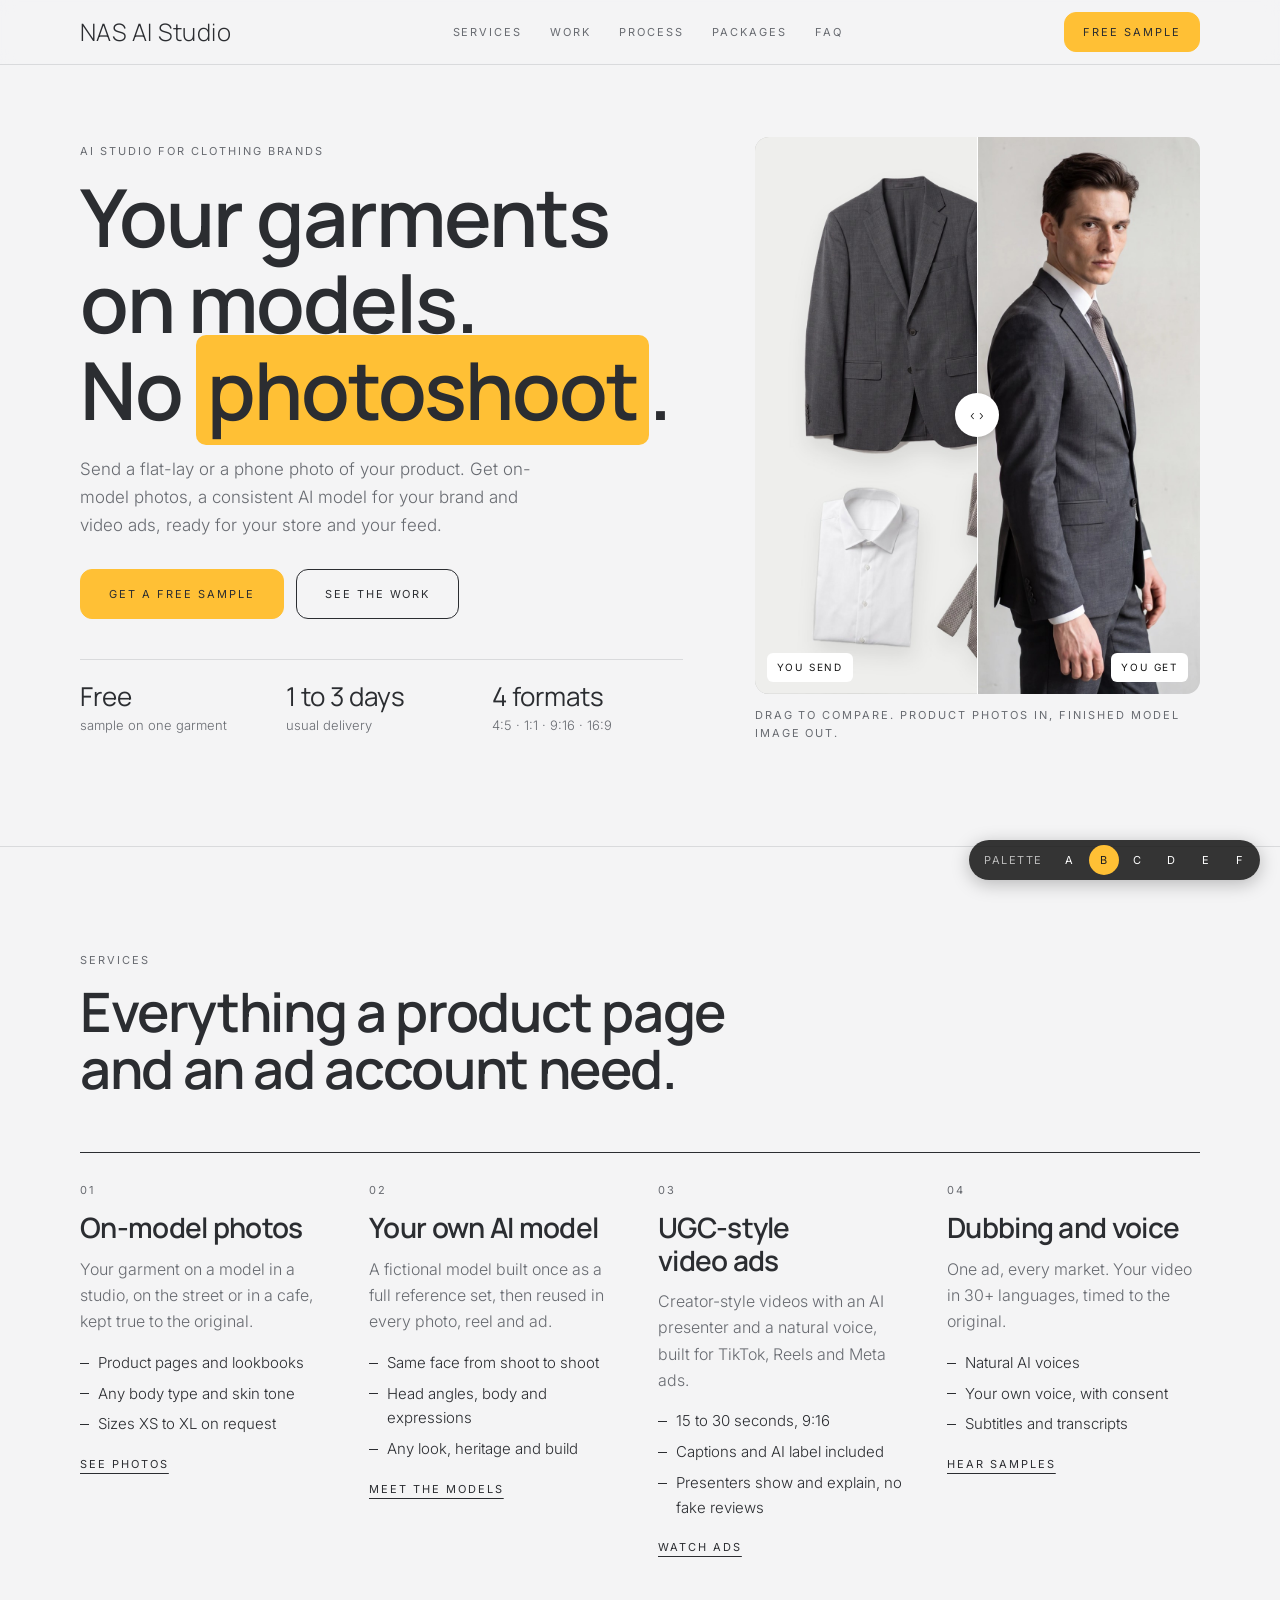
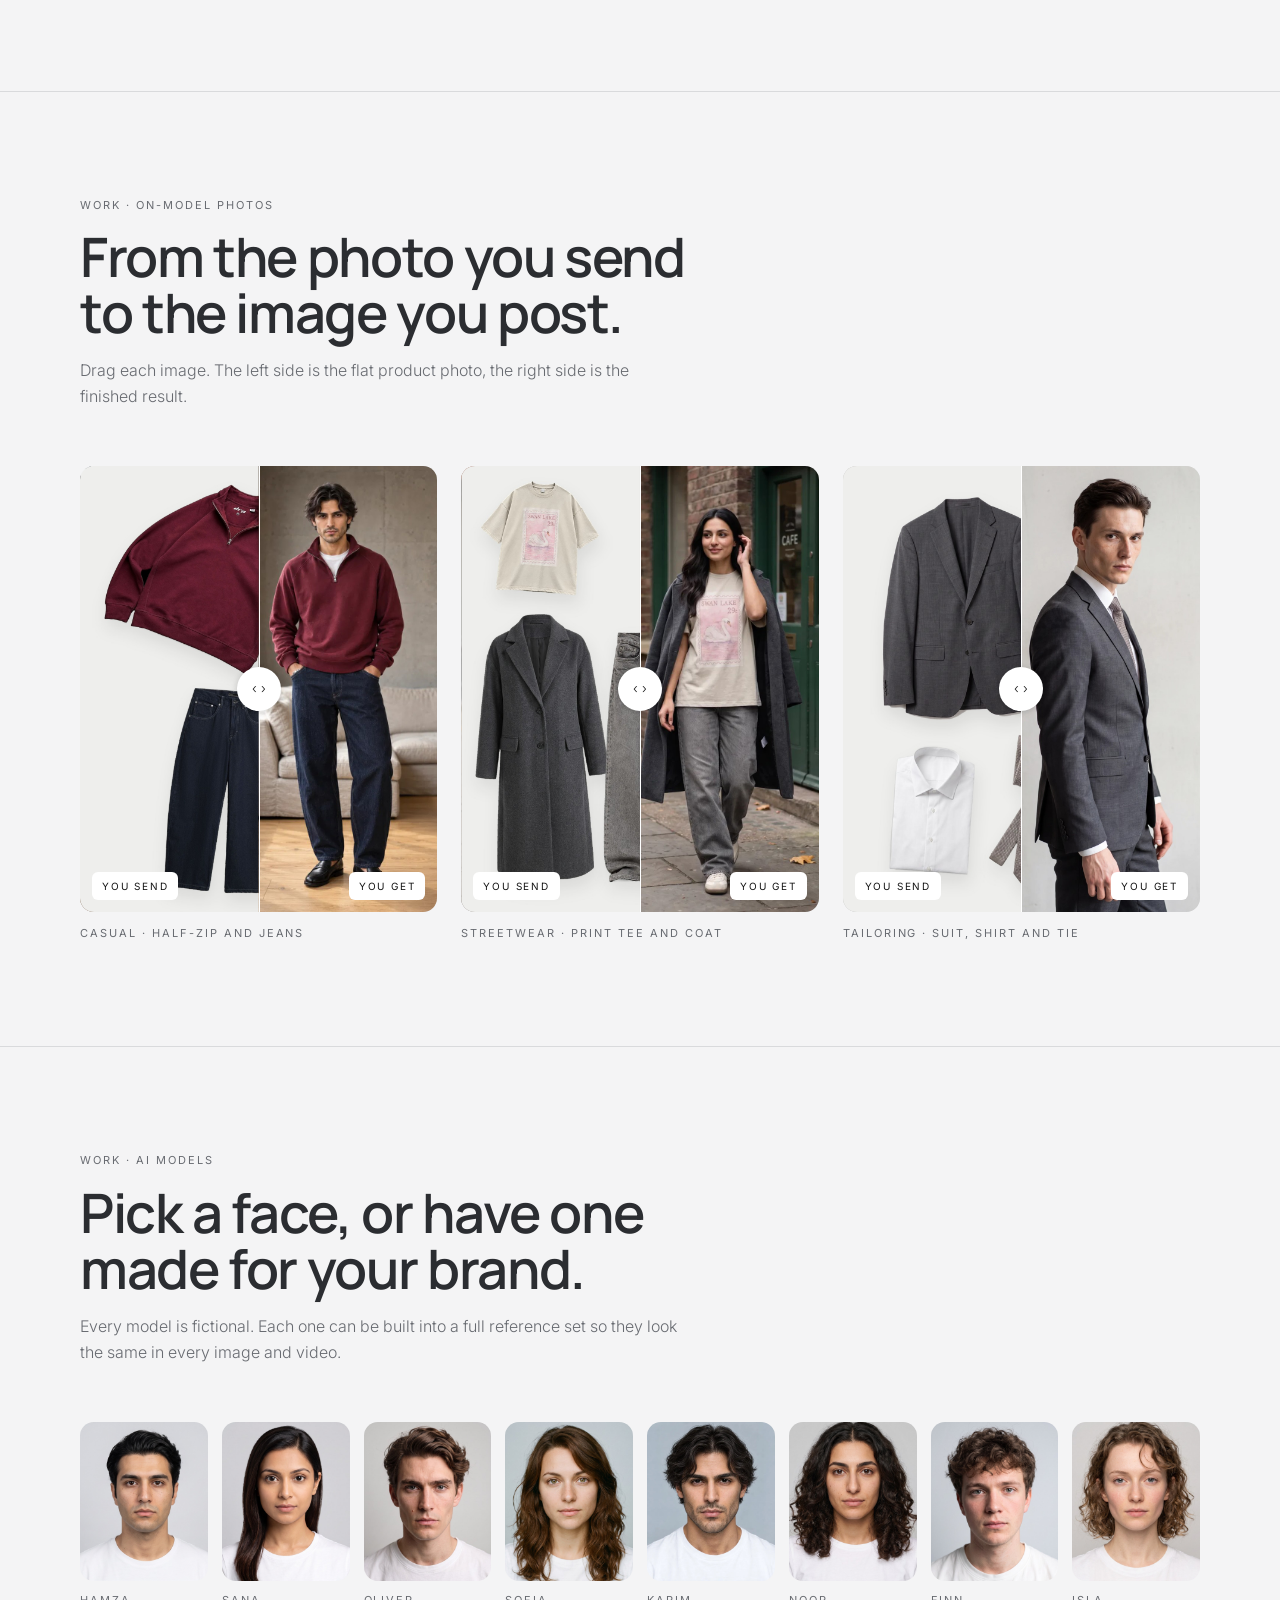
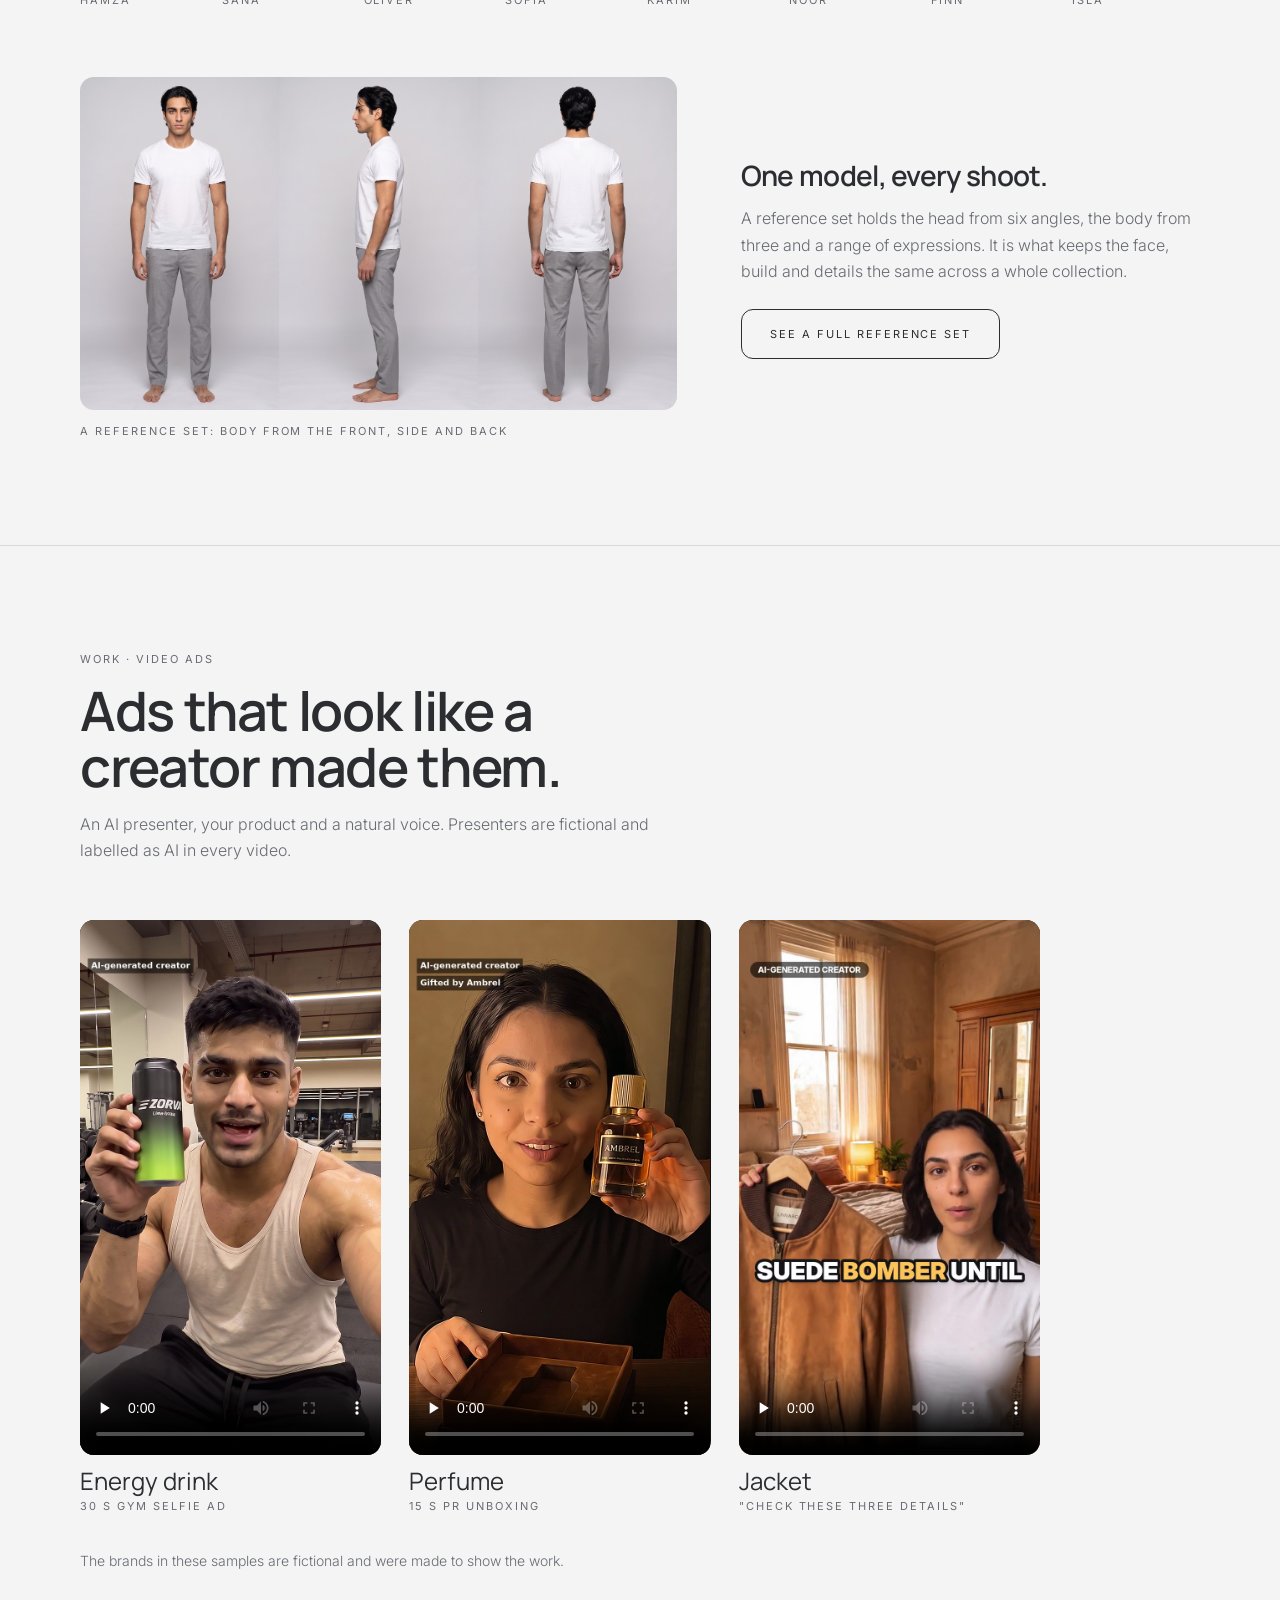
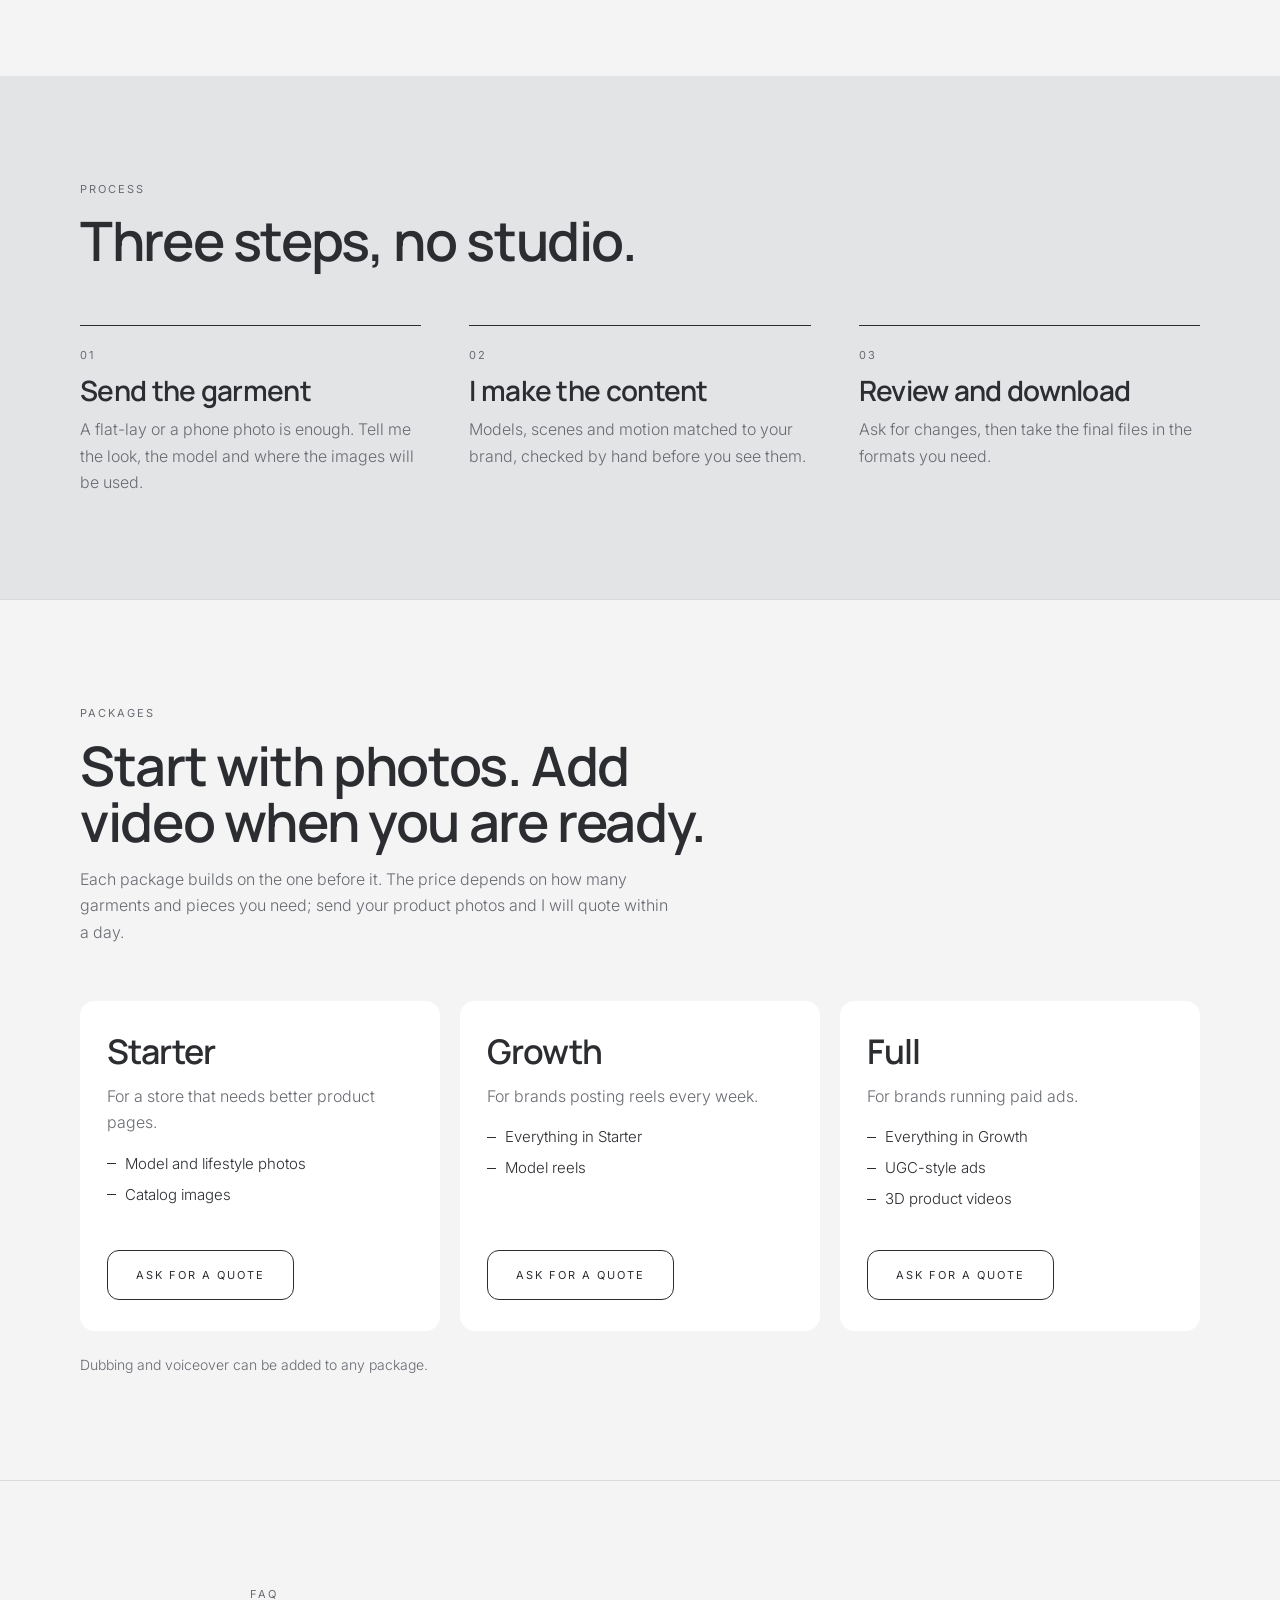
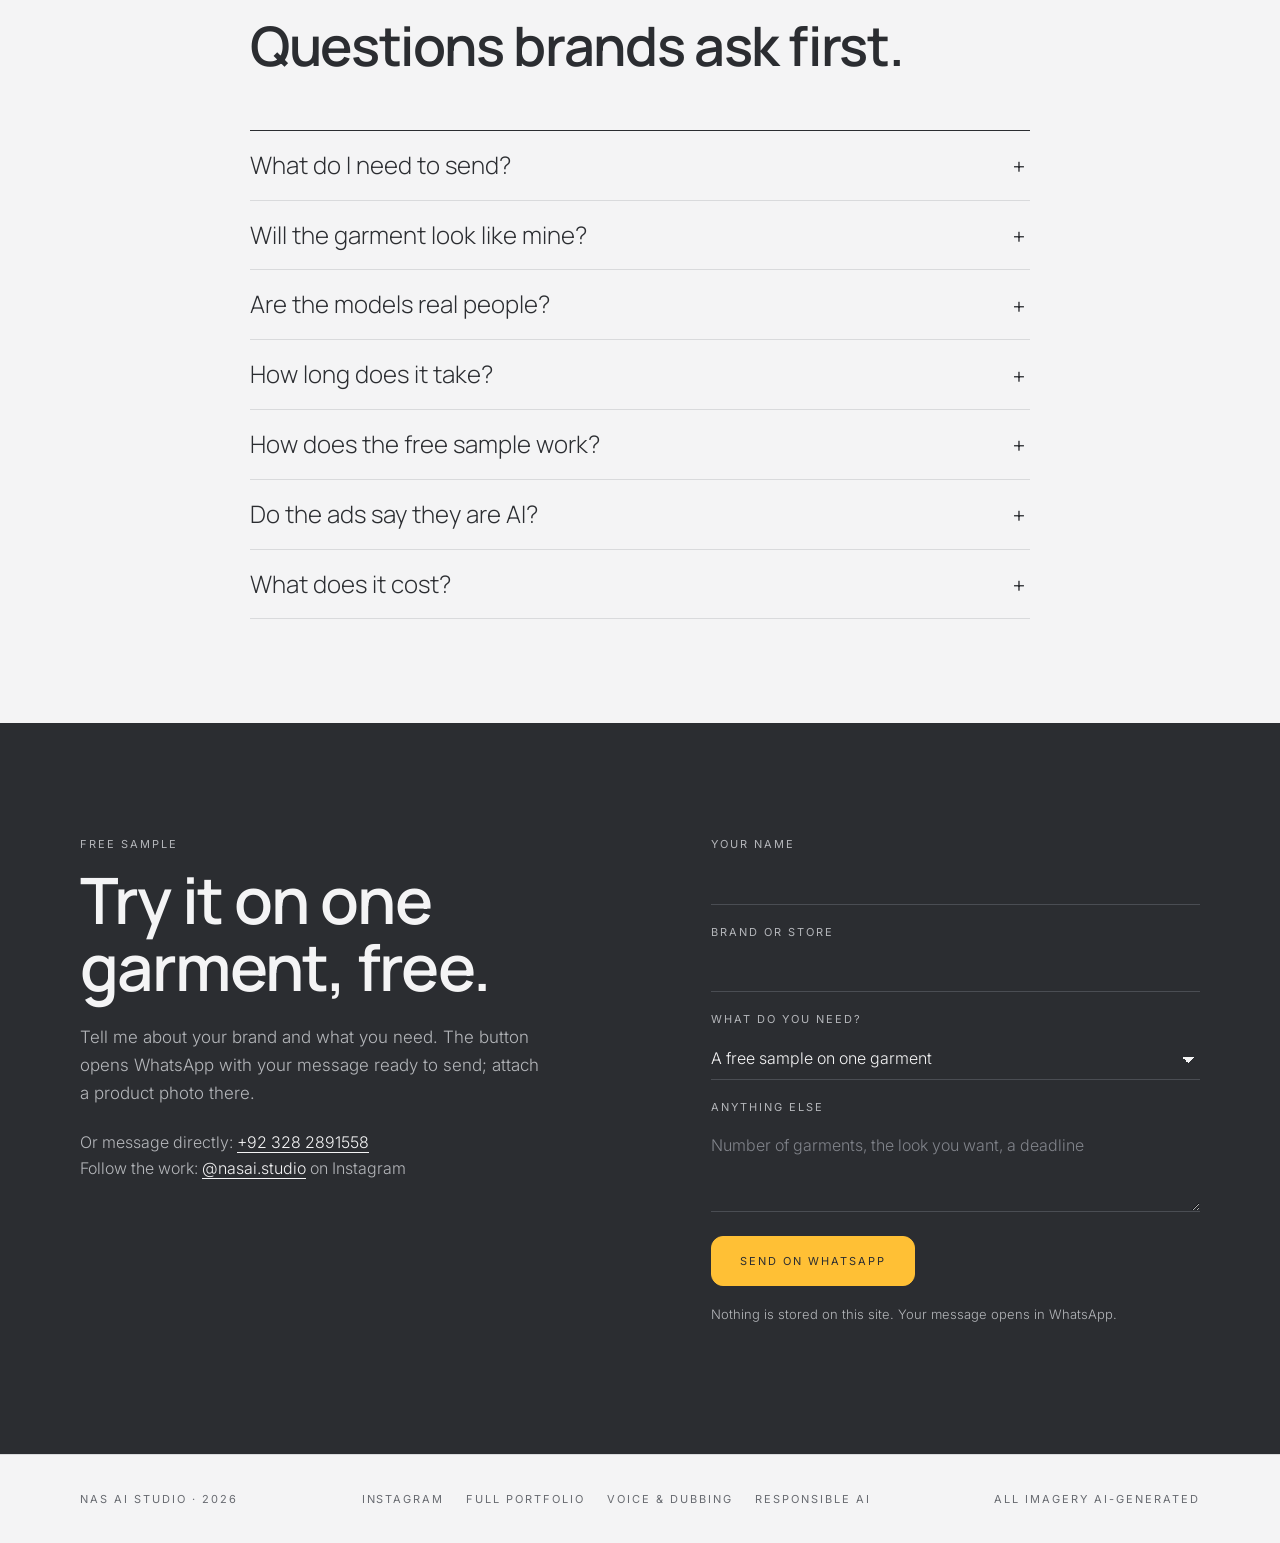
<file: studio/option-b.html>
<!doctype html>
<html lang="en">
<head>
<meta charset="utf-8">
<meta name="viewport" content="width=device-width, initial-scale=1, viewport-fit=cover">
<title>Option B · Silver · NAS AI Studio · On-model photos and ads for clothing brands</title>
<meta name="description" content="Send a product photo. Get on-model photos, AI fashion models and UGC-style video ads for your clothing brand, without a photoshoot. Free sample on one garment.">
<link rel="preconnect" href="https://fonts.googleapis.com">
<link rel="preconnect" href="https://fonts.gstatic.com" crossorigin>
<link rel="stylesheet" href="https://fonts.googleapis.com/css2?family=Manrope:wght@500;600;700&family=Inter:wght@300;400;500&display=swap">
<link rel="stylesheet" href="studio.css?v=2">
<link rel="stylesheet" href="theme-b.css?v=1">
<link rel="stylesheet" href="options.css?v=2">
<meta name="robots" content="noindex">
</head>
<body>

<header class="top">
  <div class="wrap bar">
    <a class="brand" href="#top">NAS AI Studio</a>
    <nav class="nav" aria-label="Sections">
      <a href="#services">Services</a>
      <a href="#work">Work</a>
      <a href="#process">Process</a>
      <a href="#packages">Packages</a>
      <a href="#faq">FAQ</a>
    </nav>
    <a class="btn solid small" href="#contact">Free sample</a>
  </div>
</header>

<main id="top">

  <section class="hero">
    <div class="wrap hero-grid">
      <div class="hero-copy">
        <p class="eyebrow">AI studio for clothing brands</p>
        <h1>Your garments on models.<br> <em>No <mark>photoshoot</mark>.</em></h1>
        <p class="lede">Send a flat-lay or a phone photo of your product. Get on-model photos, a consistent AI model for your brand and video ads, ready for your store and your feed.</p>
        <div class="cta">
          <a class="btn solid" href="#contact">Get a free sample</a>
          <a class="btn line" href="#work">See the work</a>
        </div>
        <ul class="facts">
          <li><b>Free</b><span>sample on one garment</span></li>
          <li><b>1 to 3 days</b><span>usual delivery</span></li>
          <li><b>4 formats</b><span>4:5 · 1:1 · 9:16 · 16:9</span></li>
        </ul>
      </div>
      <figure class="hero-media">
        <div class="ba" style="--p:50%">
          <div class="layer"><img src="../img/m3-ai.jpg" alt="AI result: a model wearing a charcoal suit, white shirt and tie" width="1200" height="1500"></div>
          <div class="layer before"><img src="../img/m3-original.jpg" alt="Original product photos: charcoal suit jacket, trousers, white shirt and knit tie" width="1200" height="1500"></div>
          <span class="tag l">You send</span>
          <span class="tag r">You get</span>
          <div class="divider"></div>
          <div class="knob" aria-hidden="true">‹ ›</div>
          <input type="range" min="0" max="100" value="50" aria-label="Compare the product photos you send with the finished model image">
        </div>
        <figcaption>Drag to compare. Product photos in, finished model image out.</figcaption>
      </figure>
    </div>
  </section>

  <section class="band" id="services">
    <div class="wrap">
      <div class="head">
        <p class="eyebrow">Services</p>
        <h2>Everything a product page and an ad account need.</h2>
      </div>
      <div class="services">
        <article class="service">
          <span class="num">01</span>
          <h3>On-model photos</h3>
          <p>Your garment on a model in a studio, on the street or in a cafe, kept true to the original.</p>
          <ul><li>Product pages and lookbooks</li><li>Any body type and skin tone</li><li>Sizes XS to XL on request</li></ul>
          <a class="more" href="#work">See photos</a>
        </article>
        <article class="service">
          <span class="num">02</span>
          <h3>Your own AI model</h3>
          <p>A fictional model built once as a full reference set, then reused in every photo, reel and ad.</p>
          <ul><li>Same face from shoot to shoot</li><li>Head angles, body and expressions</li><li>Any look, heritage and build</li></ul>
          <a class="more" href="#models">Meet the models</a>
        </article>
        <article class="service">
          <span class="num">03</span>
          <h3>UGC-style video ads</h3>
          <p>Creator-style videos with an AI presenter and a natural voice, built for TikTok, Reels and Meta ads.</p>
          <ul><li>15 to 30 seconds, 9:16</li><li>Captions and AI label included</li><li>Presenters show and explain, no fake reviews</li></ul>
          <a class="more" href="#ads">Watch ads</a>
        </article>
        <article class="service">
          <span class="num">04</span>
          <h3>Dubbing and voice</h3>
          <p>One ad, every market. Your video in 30+ languages, timed to the original.</p>
          <ul><li>Natural AI voices</li><li>Your own voice, with consent</li><li>Subtitles and transcripts</li></ul>
          <a class="more" href="../voice.html">Hear samples</a>
        </article>
      </div>
    </div>
  </section>

  <section class="band" id="work">
    <div class="wrap">
      <div class="head">
        <p class="eyebrow">Work · On-model photos</p>
        <h2>From the photo you send to the image you post.</h2>
        <p class="sub">Drag each image. The left side is the flat product photo, the right side is the finished result.</p>
      </div>
      <div class="ba-row">
        <figure>
          <div class="ba" style="--p:50%">
            <div class="layer"><img loading="lazy" src="../img/m4-ai.jpg" alt="AI result: a model in a burgundy half-zip sweatshirt, dark jeans and loafers"></div>
            <div class="layer before"><img loading="lazy" src="../img/m4-original.jpg" alt="Original product photos: burgundy half-zip sweatshirt and dark balloon jeans"></div>
            <span class="tag l">You send</span><span class="tag r">You get</span>
            <div class="divider"></div><div class="knob" aria-hidden="true">‹ ›</div>
            <input type="range" min="0" max="100" value="50" aria-label="Compare original and AI result, casual outfit">
          </div>
          <figcaption>Casual · half-zip and jeans</figcaption>
        </figure>
        <figure>
          <div class="ba" style="--p:50%">
            <div class="layer"><img loading="lazy" src="../img/m5-ai.jpg" alt="AI result: a model in a print t-shirt, grey jeans, grey coat and white trainers"></div>
            <div class="layer before"><img loading="lazy" src="../img/m5-original.jpg" alt="Original product photos: print t-shirt and grey washed jeans"></div>
            <span class="tag l">You send</span><span class="tag r">You get</span>
            <div class="divider"></div><div class="knob" aria-hidden="true">‹ ›</div>
            <input type="range" min="0" max="100" value="50" aria-label="Compare original and AI result, streetwear outfit">
          </div>
          <figcaption>Streetwear · print tee and coat</figcaption>
        </figure>
        <figure>
          <div class="ba" style="--p:50%">
            <div class="layer"><img loading="lazy" src="../img/m3-ai.jpg" alt="AI result: a model in a charcoal suit, white shirt and tie"></div>
            <div class="layer before"><img loading="lazy" src="../img/m3-original.jpg" alt="Original product photos: charcoal suit, white shirt and knit tie"></div>
            <span class="tag l">You send</span><span class="tag r">You get</span>
            <div class="divider"></div><div class="knob" aria-hidden="true">‹ ›</div>
            <input type="range" min="0" max="100" value="50" aria-label="Compare original and AI result, tailoring">
          </div>
          <figcaption>Tailoring · suit, shirt and tie</figcaption>
        </figure>
      </div>
    </div>
  </section>

  <section class="band" id="models">
    <div class="wrap">
      <div class="head">
        <p class="eyebrow">Work · AI models</p>
        <h2>Pick a face, or have one made for your brand.</h2>
        <p class="sub">Every model is fictional. Each one can be built into a full reference set so they look the same in every image and video.</p>
      </div>
      <div class="faces">
        <figure><img loading="lazy" src="../img/other-03.jpg" alt="Hamza, AI model"><figcaption>Hamza</figcaption></figure>
        <figure><img loading="lazy" src="../img/female-sana.jpg?v=2" alt="Sana, AI model"><figcaption>Sana</figcaption></figure>
        <figure><img loading="lazy" src="../img/other-02.jpg" alt="Oliver, AI model"><figcaption>Oliver</figcaption></figure>
        <figure><img loading="lazy" src="../img/female-sofia.jpg" alt="Sofia, AI model"><figcaption>Sofia</figcaption></figure>
        <figure><img loading="lazy" src="../img/other-05.jpg" alt="Karim, AI model"><figcaption>Karim</figcaption></figure>
        <figure><img loading="lazy" src="../img/female-noor.jpg" alt="Noor, AI model"><figcaption>Noor</figcaption></figure>
        <figure><img loading="lazy" src="../img/other-04.jpg" alt="Finn, AI model"><figcaption>Finn</figcaption></figure>
        <figure><img loading="lazy" src="../img/female-isla.jpg" alt="Isla, AI model"><figcaption>Isla</figcaption></figure>
      </div>
      <div class="split">
        <figure class="sheet"><img loading="lazy" src="../img/adam-body.jpg" alt="A model reference sheet: full body from the front, side and back"><figcaption>A reference set: body from the front, side and back</figcaption></figure>
        <div class="split-copy">
          <h3>One model, every shoot.</h3>
          <p>A reference set holds the head from six angles, the body from three and a range of expressions. It is what keeps the face, build and details the same across a whole collection.</p>
          <a class="btn line" href="../fashion.html#models">See a full reference set</a>
        </div>
      </div>
    </div>
  </section>

  <section class="band" id="ads">
    <div class="wrap">
      <div class="head">
        <p class="eyebrow">Work · Video ads</p>
        <h2>Ads that look like a creator made them.</h2>
        <p class="sub">An AI presenter, your product and a natural voice. Presenters are fictional and labelled as AI in every video.</p>
      </div>
      <div class="ads">
        <figure>
          <video controls preload="none" playsinline poster="../media/ugc/zorva-lime-strike-rayan-poster.jpg"><source src="../media/ugc/zorva-lime-strike-rayan.mp4" type="video/mp4"></video>
          <figcaption><b>Energy drink</b><span>30 s gym selfie ad</span></figcaption>
        </figure>
        <figure>
          <video controls preload="none" playsinline poster="../media/ugc/night-amber-inaya-poster.jpg"><source src="../media/ugc/night-amber-inaya.mp4" type="video/mp4"></video>
          <figcaption><b>Perfume</b><span>15 s PR unboxing</span></figcaption>
        </figure>
        <figure>
          <video controls preload="none" playsinline poster="../media/ugc/suede-bomber-mira-poster.jpg"><source src="../media/ugc/suede-bomber-mira.mp4" type="video/mp4"></video>
          <figcaption><b>Jacket</b><span>"Check these three details"</span></figcaption>
        </figure>
      </div>
      <p class="note">The brands in these samples are fictional and were made to show the work.</p>
    </div>
  </section>

  <section class="band tint" id="process">
    <div class="wrap">
      <div class="head">
        <p class="eyebrow">Process</p>
        <h2>Three steps, no studio.</h2>
      </div>
      <ol class="steps">
        <li><span class="num">01</span><h3>Send the garment</h3><p>A flat-lay or a phone photo is enough. Tell me the look, the model and where the images will be used.</p></li>
        <li><span class="num">02</span><h3>I make the content</h3><p>Models, scenes and motion matched to your brand, checked by hand before you see them.</p></li>
        <li><span class="num">03</span><h3>Review and download</h3><p>Ask for changes, then take the final files in the formats you need.</p></li>
      </ol>
    </div>
  </section>

  <section class="band" id="packages">
    <div class="wrap">
      <div class="head">
        <p class="eyebrow">Packages</p>
        <h2>Start with photos. Add video when you are ready.</h2>
        <p class="sub">Each package builds on the one before it. The price depends on how many garments and pieces you need; send your product photos and I will quote within a day.</p>
      </div>
      <div class="packs">
        <article class="pack">
          <h3>Starter</h3>
          <p class="for">For a store that needs better product pages.</p>
          <ul><li>Model and lifestyle photos</li><li>Catalog images</li></ul>
          <a class="btn line" href="#contact" data-pack="Starter">Ask for a quote</a>
        </article>
        <article class="pack">
          <h3>Growth</h3>
          <p class="for">For brands posting reels every week.</p>
          <ul><li>Everything in Starter</li><li>Model reels</li></ul>
          <a class="btn line" href="#contact" data-pack="Growth">Ask for a quote</a>
        </article>
        <article class="pack">
          <h3>Full</h3>
          <p class="for">For brands running paid ads.</p>
          <ul><li>Everything in Growth</li><li>UGC-style ads</li><li>3D product videos</li></ul>
          <a class="btn line" href="#contact" data-pack="Full">Ask for a quote</a>
        </article>
      </div>
      <p class="note">Dubbing and voiceover can be added to any package.</p>
    </div>
  </section>

  <section class="band" id="faq">
    <div class="wrap narrow">
      <div class="head">
        <p class="eyebrow">FAQ</p>
        <h2>Questions brands ask first.</h2>
      </div>
      <div class="faq">
        <details><summary>What do I need to send?</summary><p>A clear photo of the garment: a flat-lay, a hanger shot or a phone photo. Add any notes on the look you want, the kind of model and where the images will be used.</p></details>
        <details><summary>Will the garment look like mine?</summary><p>Yes. The garment is kept true to the original, and you review every image. If a detail is off, ask for a change before you take the final files.</p></details>
        <details><summary>Are the models real people?</summary><p>No. Every model and presenter is fictional and AI-generated. Real faces are not used as references.</p></details>
        <details><summary>How long does it take?</summary><p>Usually 1 to 3 days, depending on how many pieces you need.</p></details>
        <details><summary>How does the free sample work?</summary><p>Send one product photo and I will make a sample from it, so you can judge the quality before you order anything.</p></details>
        <details><summary>Do the ads say they are AI?</summary><p>Yes. Video ads carry an "AI-generated creator" label, and presenters show and explain the product without pretending to be real customers. See the <a href="../responsible-ai.html">Responsible AI policy</a>.</p></details>
        <details><summary>What does it cost?</summary><p>It depends on the number of garments and the pieces per garment. Send your product photos and I will quote within a day.</p></details>
      </div>
    </div>
  </section>

  <section class="contact" id="contact">
    <div class="wrap contact-grid">
      <div>
        <p class="eyebrow">Free sample</p>
        <h2>Try it on one garment, <em>free.</em></h2>
        <p class="lede">Tell me about your brand and what you need. The button opens WhatsApp with your message ready to send; attach a product photo there.</p>
        <p class="direct">Or message directly: <a href="https://wa.me/923282891558" target="_blank" rel="noopener">+92 328 2891558</a><br>Follow the work: <a href="https://www.instagram.com/nasai.studio/" target="_blank" rel="noopener">@nasai.studio</a> on Instagram</p>
      </div>
      <form class="form" id="brief" novalidate>
        <label>Your name<input name="name" autocomplete="name" required></label>
        <label>Brand or store<input name="brand" autocomplete="organization"></label>
        <label>What do you need?
          <select name="need">
            <option>A free sample on one garment</option>
            <option>On-model photos</option>
            <option>An AI model for my brand</option>
            <option>UGC-style video ads</option>
            <option>Dubbing and voice</option>
            <option>Starter package</option>
            <option>Growth package</option>
            <option>Full package</option>
          </select>
        </label>
        <label>Anything else<textarea name="note" rows="3" placeholder="Number of garments, the look you want, a deadline"></textarea></label>
        <button class="btn solid" type="submit">Send on WhatsApp</button>
        <p class="form-note">Nothing is stored on this site. Your message opens in WhatsApp.</p>
      </form>
    </div>
  </section>

</main>

<footer class="foot">
  <div class="wrap bar">
    <span>NAS AI Studio · 2026</span>
    <nav aria-label="More"><a href="https://www.instagram.com/nasai.studio/" target="_blank" rel="noopener">Instagram</a><a href="../index.html">Full portfolio</a><a href="../voice.html">Voice &amp; dubbing</a><a href="../responsible-ai.html">Responsible AI</a></nav>
    <span>All imagery AI-generated</span>
  </div>
</footer>

<a class="sticky-cta" href="#contact">Get a free sample</a>

<nav class="opt-switch" aria-label="Colour options"><span>Palette</span><a href="option-a.html" title="Option A · Graphite">A</a><a href="option-b.html" aria-current="page" title="Option B · Silver">B</a><a href="option-c.html" title="Option C · Monochrome gold">C</a><a href="option-d.html" title="Option D · Slate">D</a><a href="option-e.html" title="Option E · Split">E</a><a href="option-f.html" title="Option F · Pewter">F</a></nav>
<script src="studio.js?v=1"></script>
</body>
</html>
</file>
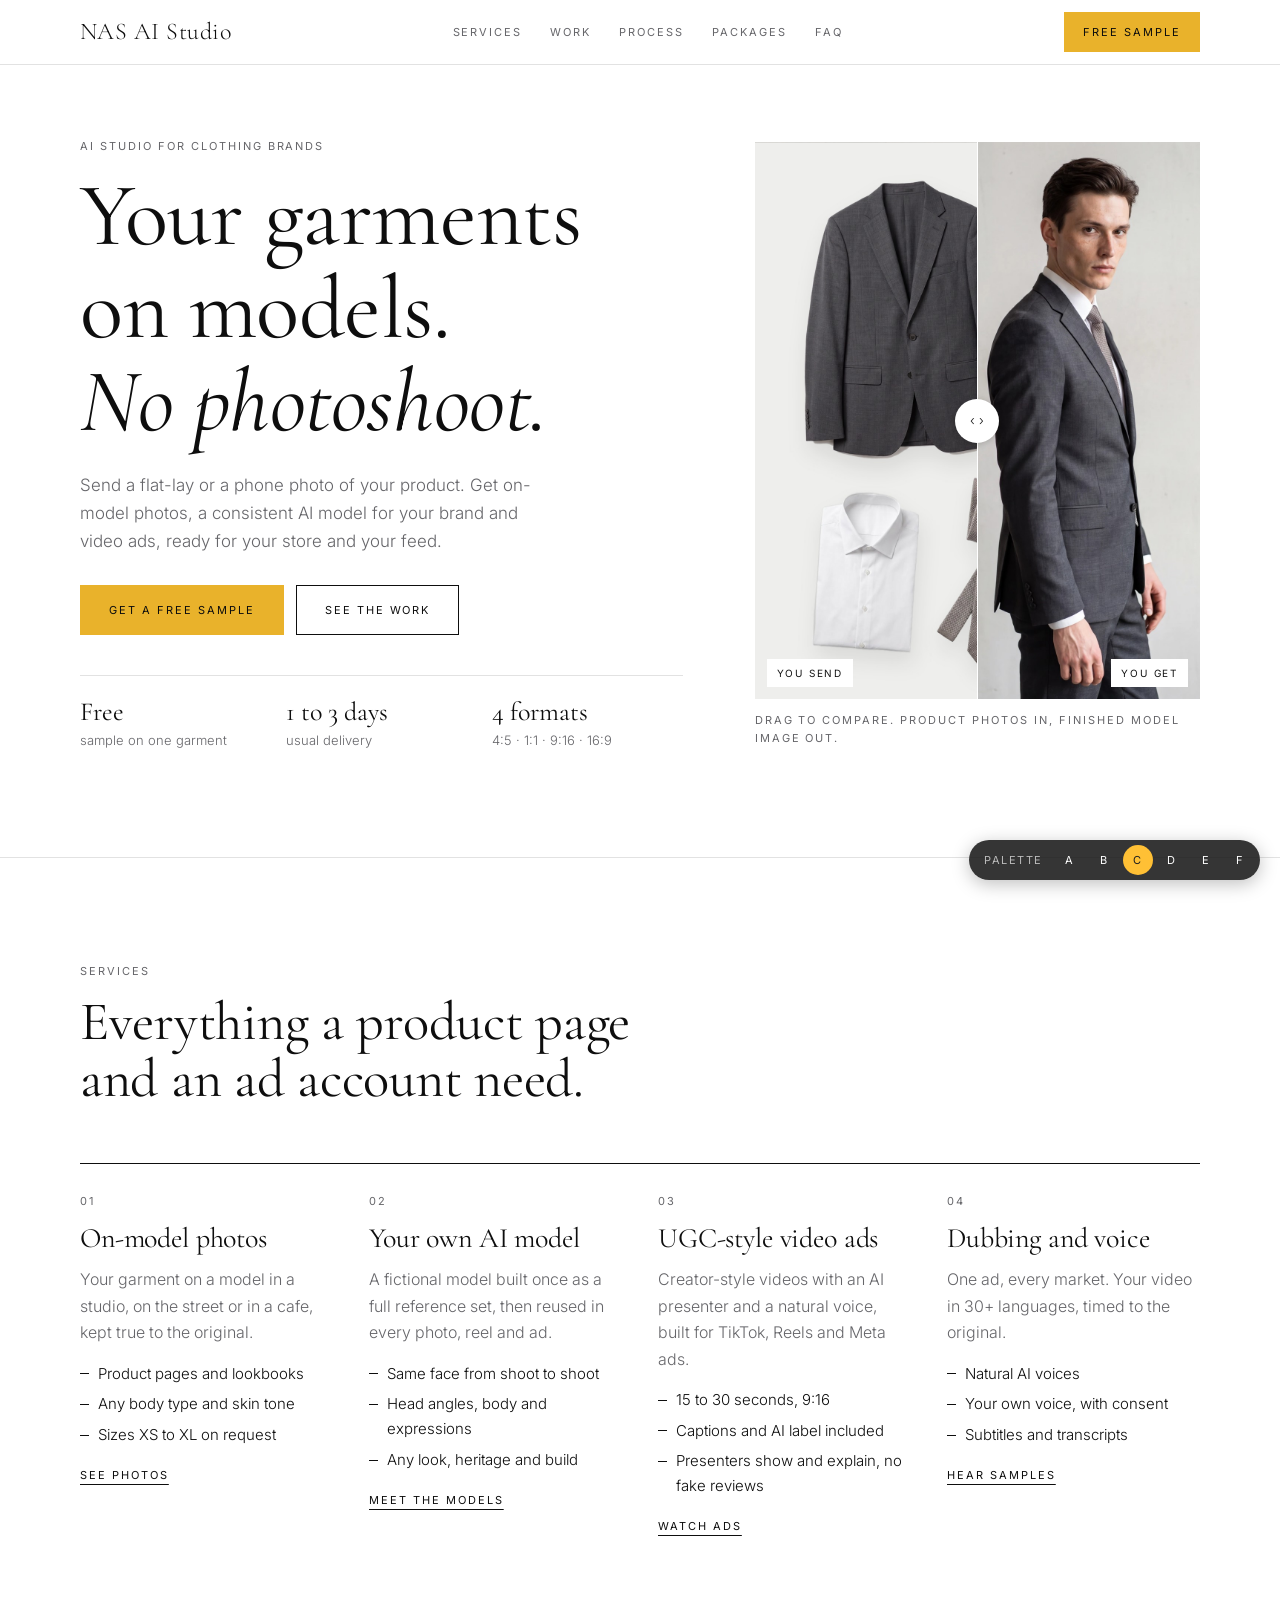
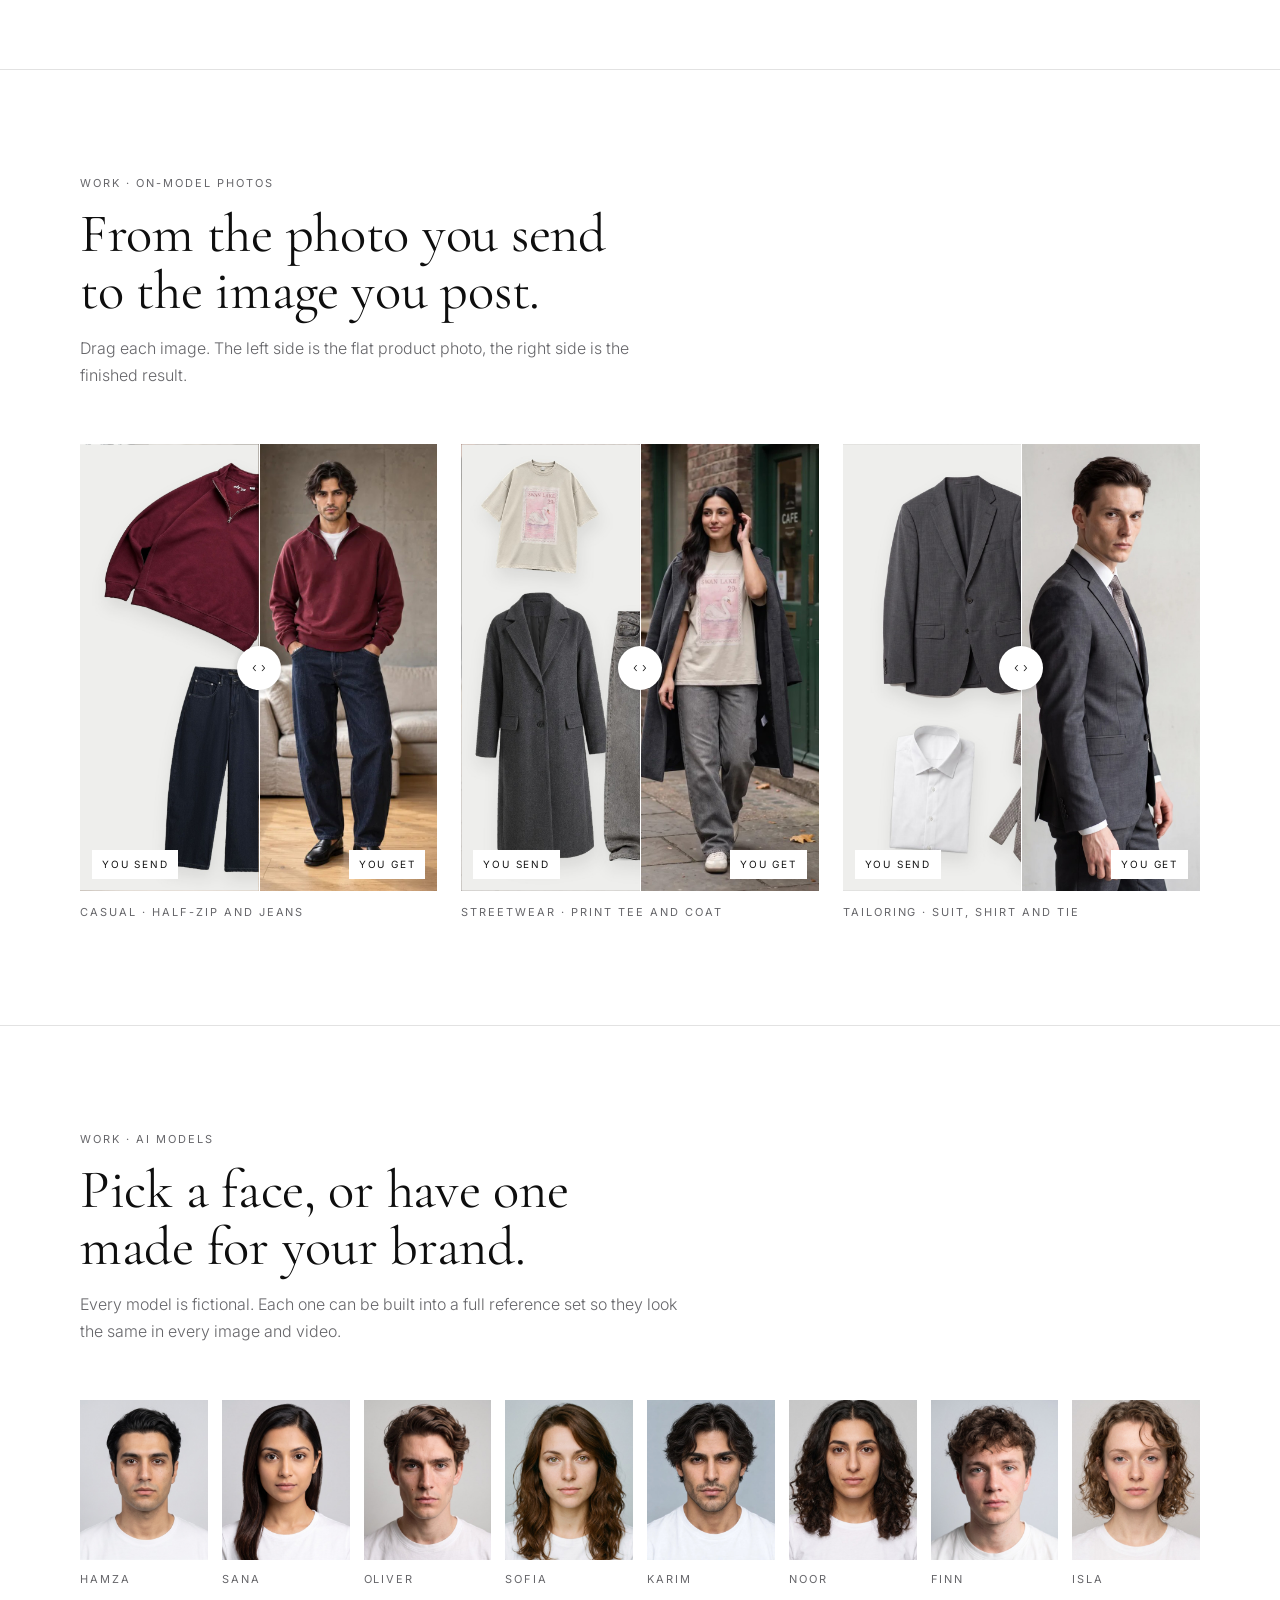
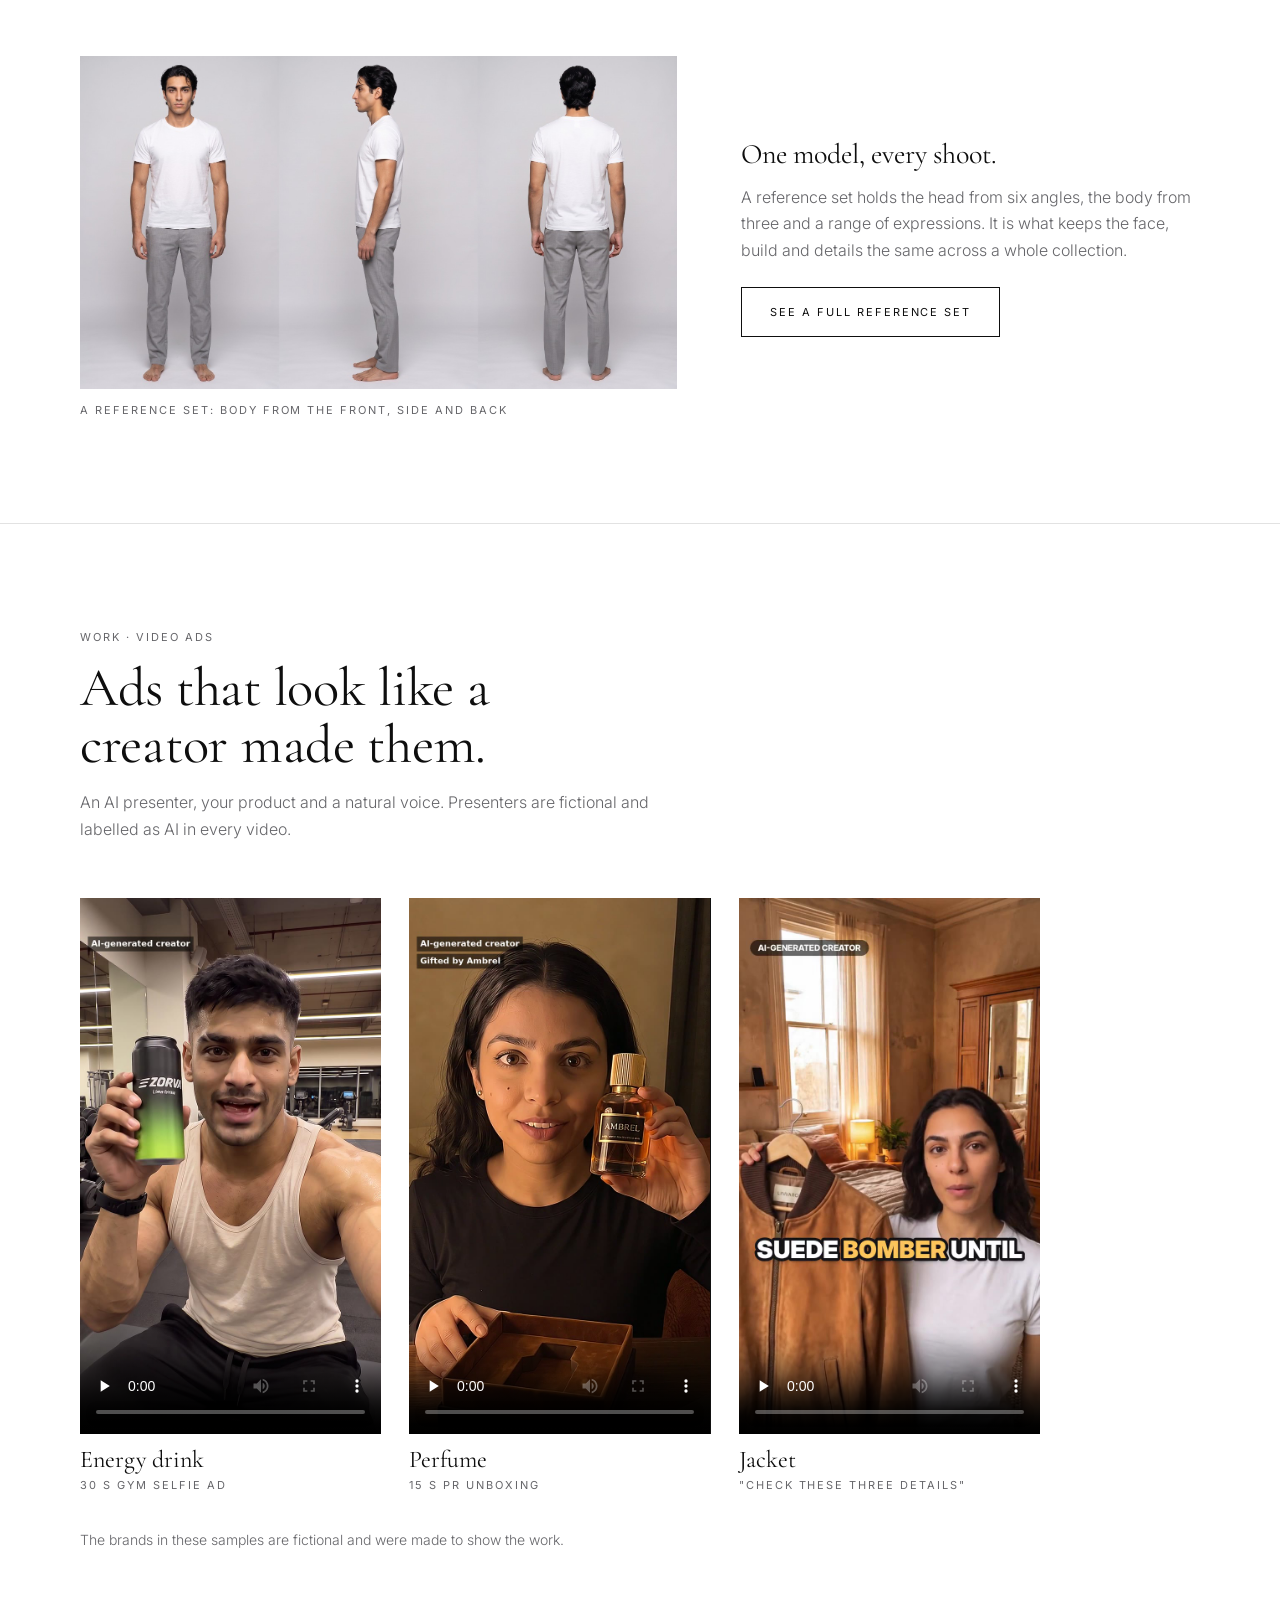
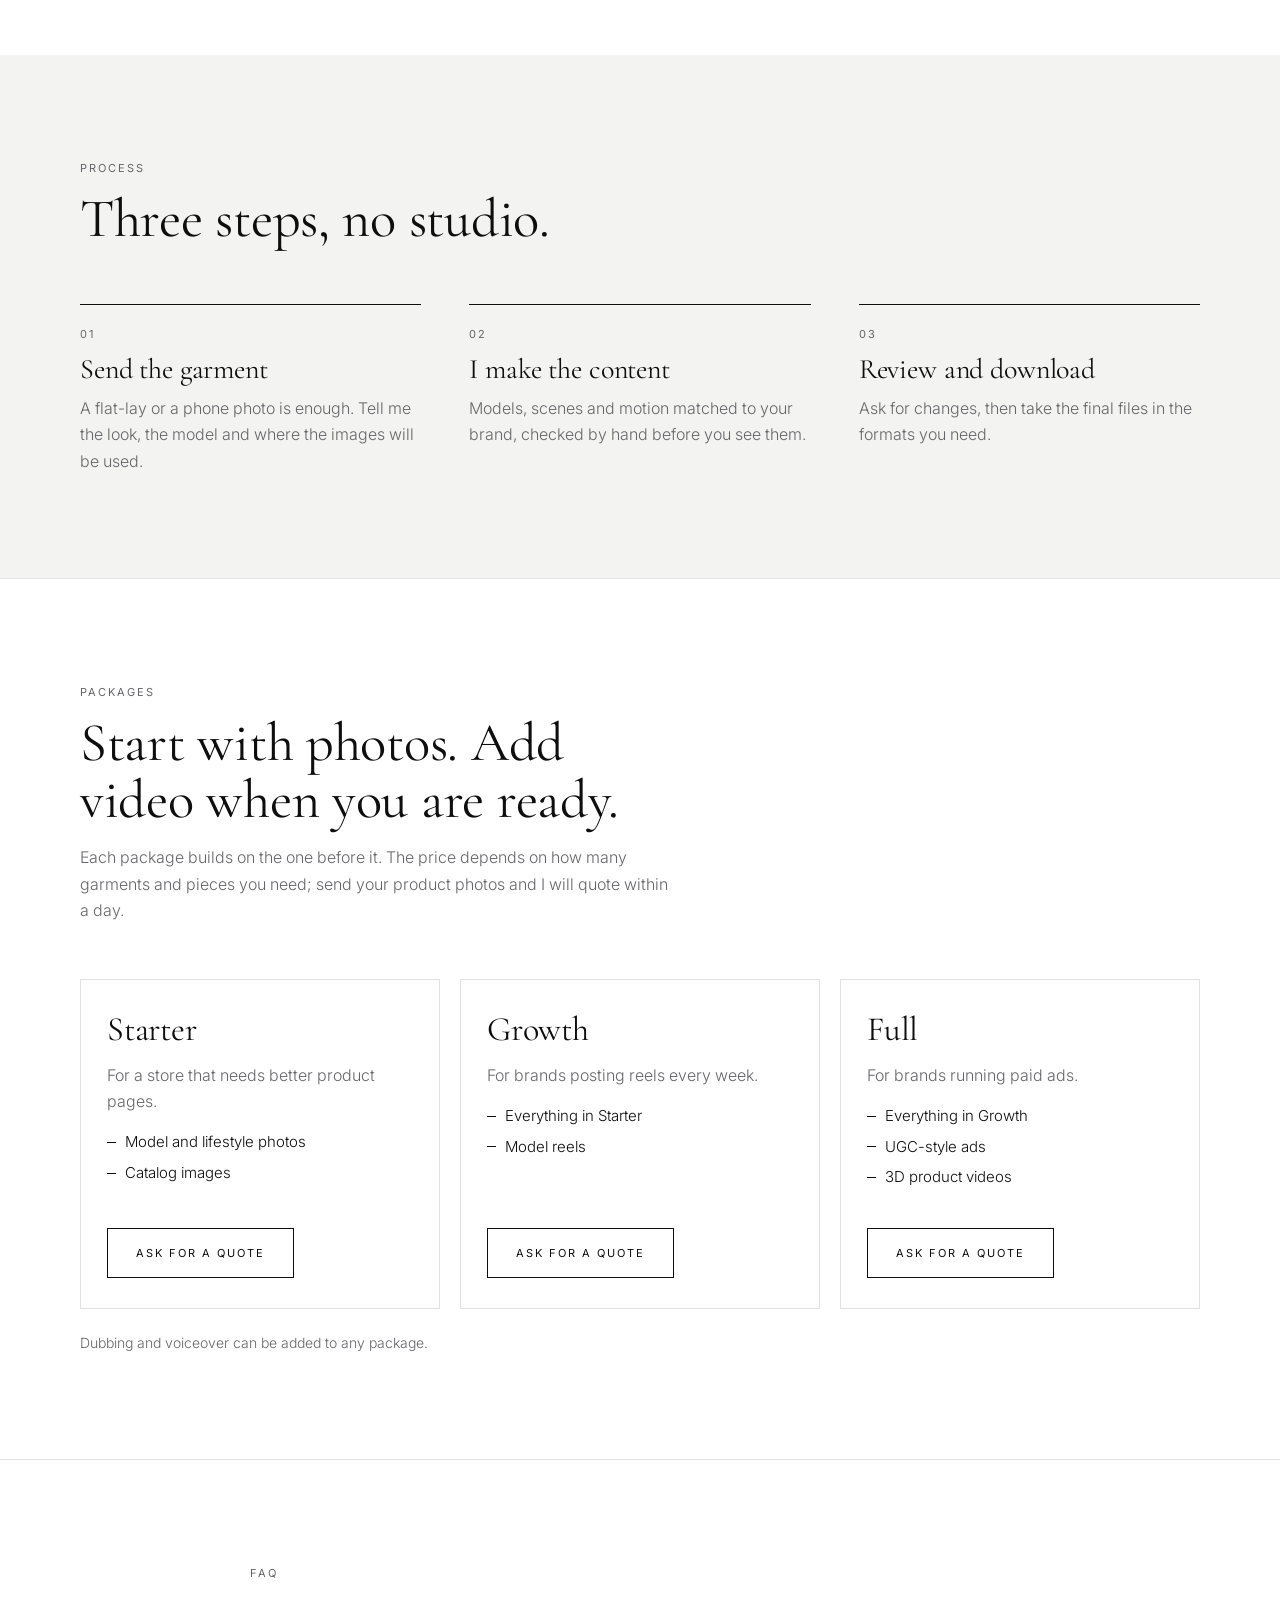
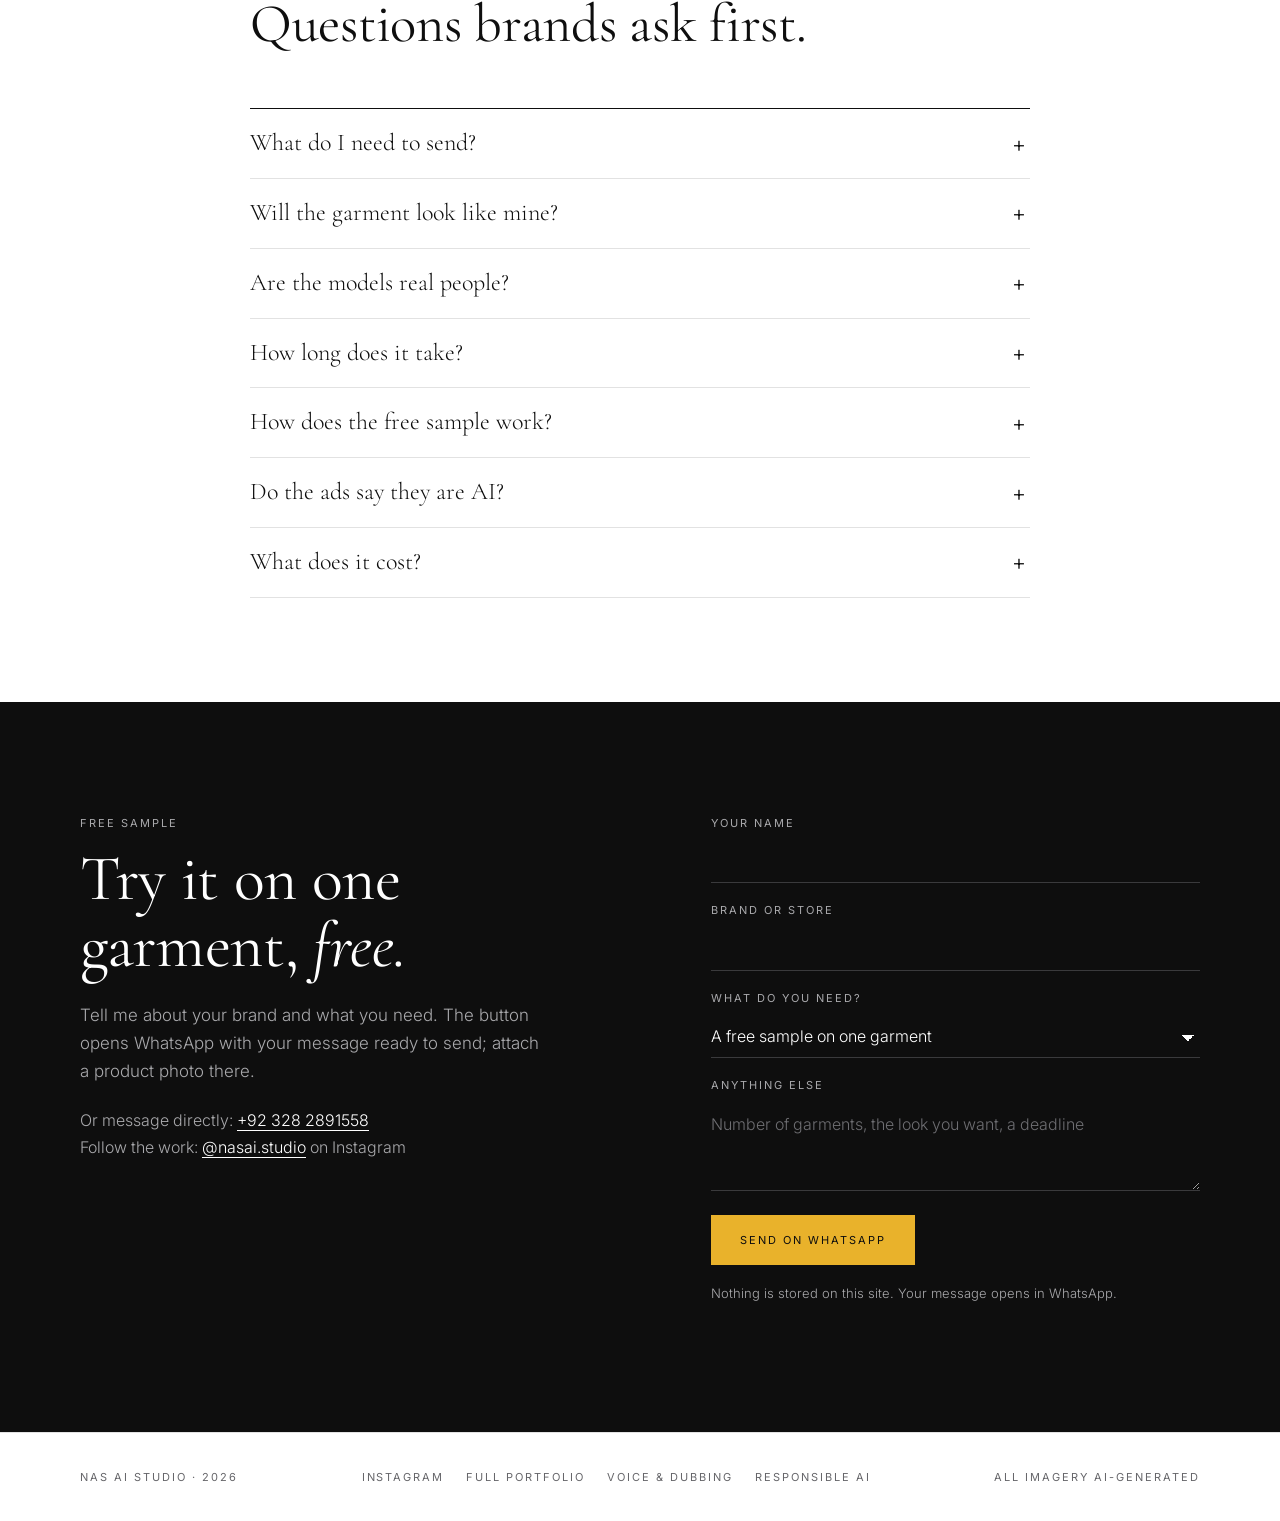
<file: studio/option-c.html>
<!doctype html>
<html lang="en">
<head>
<meta charset="utf-8">
<meta name="viewport" content="width=device-width, initial-scale=1, viewport-fit=cover">
<title>Option C · Monochrome gold · NAS AI Studio · On-model photos and ads for clothing brands</title>
<meta name="description" content="Send a product photo. Get on-model photos, AI fashion models and UGC-style video ads for your clothing brand, without a photoshoot. Free sample on one garment.">
<link rel="preconnect" href="https://fonts.googleapis.com">
<link rel="preconnect" href="https://fonts.gstatic.com" crossorigin>
<link rel="stylesheet" href="https://fonts.googleapis.com/css2?family=Cormorant+Garamond:ital,wght@0,400;0,500;1,400&family=Inter:wght@300;400;500&display=swap">
<link rel="stylesheet" href="studio.css?v=2">
<link rel="stylesheet" href="theme-c.css?v=1">
<link rel="stylesheet" href="options.css?v=2">
<meta name="robots" content="noindex">
</head>
<body>

<header class="top">
  <div class="wrap bar">
    <a class="brand" href="#top">NAS AI Studio</a>
    <nav class="nav" aria-label="Sections">
      <a href="#services">Services</a>
      <a href="#work">Work</a>
      <a href="#process">Process</a>
      <a href="#packages">Packages</a>
      <a href="#faq">FAQ</a>
    </nav>
    <a class="btn solid small" href="#contact">Free sample</a>
  </div>
</header>

<main id="top">

  <section class="hero">
    <div class="wrap hero-grid">
      <div class="hero-copy">
        <p class="eyebrow">AI studio for clothing brands</p>
        <h1>Your garments on models.<br> <em>No <mark>photoshoot</mark>.</em></h1>
        <p class="lede">Send a flat-lay or a phone photo of your product. Get on-model photos, a consistent AI model for your brand and video ads, ready for your store and your feed.</p>
        <div class="cta">
          <a class="btn solid" href="#contact">Get a free sample</a>
          <a class="btn line" href="#work">See the work</a>
        </div>
        <ul class="facts">
          <li><b>Free</b><span>sample on one garment</span></li>
          <li><b>1 to 3 days</b><span>usual delivery</span></li>
          <li><b>4 formats</b><span>4:5 · 1:1 · 9:16 · 16:9</span></li>
        </ul>
      </div>
      <figure class="hero-media">
        <div class="ba" style="--p:50%">
          <div class="layer"><img src="../img/m3-ai.jpg" alt="AI result: a model wearing a charcoal suit, white shirt and tie" width="1200" height="1500"></div>
          <div class="layer before"><img src="../img/m3-original.jpg" alt="Original product photos: charcoal suit jacket, trousers, white shirt and knit tie" width="1200" height="1500"></div>
          <span class="tag l">You send</span>
          <span class="tag r">You get</span>
          <div class="divider"></div>
          <div class="knob" aria-hidden="true">‹ ›</div>
          <input type="range" min="0" max="100" value="50" aria-label="Compare the product photos you send with the finished model image">
        </div>
        <figcaption>Drag to compare. Product photos in, finished model image out.</figcaption>
      </figure>
    </div>
  </section>

  <section class="band" id="services">
    <div class="wrap">
      <div class="head">
        <p class="eyebrow">Services</p>
        <h2>Everything a product page and an ad account need.</h2>
      </div>
      <div class="services">
        <article class="service">
          <span class="num">01</span>
          <h3>On-model photos</h3>
          <p>Your garment on a model in a studio, on the street or in a cafe, kept true to the original.</p>
          <ul><li>Product pages and lookbooks</li><li>Any body type and skin tone</li><li>Sizes XS to XL on request</li></ul>
          <a class="more" href="#work">See photos</a>
        </article>
        <article class="service">
          <span class="num">02</span>
          <h3>Your own AI model</h3>
          <p>A fictional model built once as a full reference set, then reused in every photo, reel and ad.</p>
          <ul><li>Same face from shoot to shoot</li><li>Head angles, body and expressions</li><li>Any look, heritage and build</li></ul>
          <a class="more" href="#models">Meet the models</a>
        </article>
        <article class="service">
          <span class="num">03</span>
          <h3>UGC-style video ads</h3>
          <p>Creator-style videos with an AI presenter and a natural voice, built for TikTok, Reels and Meta ads.</p>
          <ul><li>15 to 30 seconds, 9:16</li><li>Captions and AI label included</li><li>Presenters show and explain, no fake reviews</li></ul>
          <a class="more" href="#ads">Watch ads</a>
        </article>
        <article class="service">
          <span class="num">04</span>
          <h3>Dubbing and voice</h3>
          <p>One ad, every market. Your video in 30+ languages, timed to the original.</p>
          <ul><li>Natural AI voices</li><li>Your own voice, with consent</li><li>Subtitles and transcripts</li></ul>
          <a class="more" href="../voice.html">Hear samples</a>
        </article>
      </div>
    </div>
  </section>

  <section class="band" id="work">
    <div class="wrap">
      <div class="head">
        <p class="eyebrow">Work · On-model photos</p>
        <h2>From the photo you send to the image you post.</h2>
        <p class="sub">Drag each image. The left side is the flat product photo, the right side is the finished result.</p>
      </div>
      <div class="ba-row">
        <figure>
          <div class="ba" style="--p:50%">
            <div class="layer"><img loading="lazy" src="../img/m4-ai.jpg" alt="AI result: a model in a burgundy half-zip sweatshirt, dark jeans and loafers"></div>
            <div class="layer before"><img loading="lazy" src="../img/m4-original.jpg" alt="Original product photos: burgundy half-zip sweatshirt and dark balloon jeans"></div>
            <span class="tag l">You send</span><span class="tag r">You get</span>
            <div class="divider"></div><div class="knob" aria-hidden="true">‹ ›</div>
            <input type="range" min="0" max="100" value="50" aria-label="Compare original and AI result, casual outfit">
          </div>
          <figcaption>Casual · half-zip and jeans</figcaption>
        </figure>
        <figure>
          <div class="ba" style="--p:50%">
            <div class="layer"><img loading="lazy" src="../img/m5-ai.jpg" alt="AI result: a model in a print t-shirt, grey jeans, grey coat and white trainers"></div>
            <div class="layer before"><img loading="lazy" src="../img/m5-original.jpg" alt="Original product photos: print t-shirt and grey washed jeans"></div>
            <span class="tag l">You send</span><span class="tag r">You get</span>
            <div class="divider"></div><div class="knob" aria-hidden="true">‹ ›</div>
            <input type="range" min="0" max="100" value="50" aria-label="Compare original and AI result, streetwear outfit">
          </div>
          <figcaption>Streetwear · print tee and coat</figcaption>
        </figure>
        <figure>
          <div class="ba" style="--p:50%">
            <div class="layer"><img loading="lazy" src="../img/m3-ai.jpg" alt="AI result: a model in a charcoal suit, white shirt and tie"></div>
            <div class="layer before"><img loading="lazy" src="../img/m3-original.jpg" alt="Original product photos: charcoal suit, white shirt and knit tie"></div>
            <span class="tag l">You send</span><span class="tag r">You get</span>
            <div class="divider"></div><div class="knob" aria-hidden="true">‹ ›</div>
            <input type="range" min="0" max="100" value="50" aria-label="Compare original and AI result, tailoring">
          </div>
          <figcaption>Tailoring · suit, shirt and tie</figcaption>
        </figure>
      </div>
    </div>
  </section>

  <section class="band" id="models">
    <div class="wrap">
      <div class="head">
        <p class="eyebrow">Work · AI models</p>
        <h2>Pick a face, or have one made for your brand.</h2>
        <p class="sub">Every model is fictional. Each one can be built into a full reference set so they look the same in every image and video.</p>
      </div>
      <div class="faces">
        <figure><img loading="lazy" src="../img/other-03.jpg" alt="Hamza, AI model"><figcaption>Hamza</figcaption></figure>
        <figure><img loading="lazy" src="../img/female-sana.jpg?v=2" alt="Sana, AI model"><figcaption>Sana</figcaption></figure>
        <figure><img loading="lazy" src="../img/other-02.jpg" alt="Oliver, AI model"><figcaption>Oliver</figcaption></figure>
        <figure><img loading="lazy" src="../img/female-sofia.jpg" alt="Sofia, AI model"><figcaption>Sofia</figcaption></figure>
        <figure><img loading="lazy" src="../img/other-05.jpg" alt="Karim, AI model"><figcaption>Karim</figcaption></figure>
        <figure><img loading="lazy" src="../img/female-noor.jpg" alt="Noor, AI model"><figcaption>Noor</figcaption></figure>
        <figure><img loading="lazy" src="../img/other-04.jpg" alt="Finn, AI model"><figcaption>Finn</figcaption></figure>
        <figure><img loading="lazy" src="../img/female-isla.jpg" alt="Isla, AI model"><figcaption>Isla</figcaption></figure>
      </div>
      <div class="split">
        <figure class="sheet"><img loading="lazy" src="../img/adam-body.jpg" alt="A model reference sheet: full body from the front, side and back"><figcaption>A reference set: body from the front, side and back</figcaption></figure>
        <div class="split-copy">
          <h3>One model, every shoot.</h3>
          <p>A reference set holds the head from six angles, the body from three and a range of expressions. It is what keeps the face, build and details the same across a whole collection.</p>
          <a class="btn line" href="../fashion.html#models">See a full reference set</a>
        </div>
      </div>
    </div>
  </section>

  <section class="band" id="ads">
    <div class="wrap">
      <div class="head">
        <p class="eyebrow">Work · Video ads</p>
        <h2>Ads that look like a creator made them.</h2>
        <p class="sub">An AI presenter, your product and a natural voice. Presenters are fictional and labelled as AI in every video.</p>
      </div>
      <div class="ads">
        <figure>
          <video controls preload="none" playsinline poster="../media/ugc/zorva-lime-strike-rayan-poster.jpg"><source src="../media/ugc/zorva-lime-strike-rayan.mp4" type="video/mp4"></video>
          <figcaption><b>Energy drink</b><span>30 s gym selfie ad</span></figcaption>
        </figure>
        <figure>
          <video controls preload="none" playsinline poster="../media/ugc/night-amber-inaya-poster.jpg"><source src="../media/ugc/night-amber-inaya.mp4" type="video/mp4"></video>
          <figcaption><b>Perfume</b><span>15 s PR unboxing</span></figcaption>
        </figure>
        <figure>
          <video controls preload="none" playsinline poster="../media/ugc/suede-bomber-mira-poster.jpg"><source src="../media/ugc/suede-bomber-mira.mp4" type="video/mp4"></video>
          <figcaption><b>Jacket</b><span>"Check these three details"</span></figcaption>
        </figure>
      </div>
      <p class="note">The brands in these samples are fictional and were made to show the work.</p>
    </div>
  </section>

  <section class="band tint" id="process">
    <div class="wrap">
      <div class="head">
        <p class="eyebrow">Process</p>
        <h2>Three steps, no studio.</h2>
      </div>
      <ol class="steps">
        <li><span class="num">01</span><h3>Send the garment</h3><p>A flat-lay or a phone photo is enough. Tell me the look, the model and where the images will be used.</p></li>
        <li><span class="num">02</span><h3>I make the content</h3><p>Models, scenes and motion matched to your brand, checked by hand before you see them.</p></li>
        <li><span class="num">03</span><h3>Review and download</h3><p>Ask for changes, then take the final files in the formats you need.</p></li>
      </ol>
    </div>
  </section>

  <section class="band" id="packages">
    <div class="wrap">
      <div class="head">
        <p class="eyebrow">Packages</p>
        <h2>Start with photos. Add video when you are ready.</h2>
        <p class="sub">Each package builds on the one before it. The price depends on how many garments and pieces you need; send your product photos and I will quote within a day.</p>
      </div>
      <div class="packs">
        <article class="pack">
          <h3>Starter</h3>
          <p class="for">For a store that needs better product pages.</p>
          <ul><li>Model and lifestyle photos</li><li>Catalog images</li></ul>
          <a class="btn line" href="#contact" data-pack="Starter">Ask for a quote</a>
        </article>
        <article class="pack">
          <h3>Growth</h3>
          <p class="for">For brands posting reels every week.</p>
          <ul><li>Everything in Starter</li><li>Model reels</li></ul>
          <a class="btn line" href="#contact" data-pack="Growth">Ask for a quote</a>
        </article>
        <article class="pack">
          <h3>Full</h3>
          <p class="for">For brands running paid ads.</p>
          <ul><li>Everything in Growth</li><li>UGC-style ads</li><li>3D product videos</li></ul>
          <a class="btn line" href="#contact" data-pack="Full">Ask for a quote</a>
        </article>
      </div>
      <p class="note">Dubbing and voiceover can be added to any package.</p>
    </div>
  </section>

  <section class="band" id="faq">
    <div class="wrap narrow">
      <div class="head">
        <p class="eyebrow">FAQ</p>
        <h2>Questions brands ask first.</h2>
      </div>
      <div class="faq">
        <details><summary>What do I need to send?</summary><p>A clear photo of the garment: a flat-lay, a hanger shot or a phone photo. Add any notes on the look you want, the kind of model and where the images will be used.</p></details>
        <details><summary>Will the garment look like mine?</summary><p>Yes. The garment is kept true to the original, and you review every image. If a detail is off, ask for a change before you take the final files.</p></details>
        <details><summary>Are the models real people?</summary><p>No. Every model and presenter is fictional and AI-generated. Real faces are not used as references.</p></details>
        <details><summary>How long does it take?</summary><p>Usually 1 to 3 days, depending on how many pieces you need.</p></details>
        <details><summary>How does the free sample work?</summary><p>Send one product photo and I will make a sample from it, so you can judge the quality before you order anything.</p></details>
        <details><summary>Do the ads say they are AI?</summary><p>Yes. Video ads carry an "AI-generated creator" label, and presenters show and explain the product without pretending to be real customers. See the <a href="../responsible-ai.html">Responsible AI policy</a>.</p></details>
        <details><summary>What does it cost?</summary><p>It depends on the number of garments and the pieces per garment. Send your product photos and I will quote within a day.</p></details>
      </div>
    </div>
  </section>

  <section class="contact" id="contact">
    <div class="wrap contact-grid">
      <div>
        <p class="eyebrow">Free sample</p>
        <h2>Try it on one garment, <em>free.</em></h2>
        <p class="lede">Tell me about your brand and what you need. The button opens WhatsApp with your message ready to send; attach a product photo there.</p>
        <p class="direct">Or message directly: <a href="https://wa.me/923282891558" target="_blank" rel="noopener">+92 328 2891558</a><br>Follow the work: <a href="https://www.instagram.com/nasai.studio/" target="_blank" rel="noopener">@nasai.studio</a> on Instagram</p>
      </div>
      <form class="form" id="brief" novalidate>
        <label>Your name<input name="name" autocomplete="name" required></label>
        <label>Brand or store<input name="brand" autocomplete="organization"></label>
        <label>What do you need?
          <select name="need">
            <option>A free sample on one garment</option>
            <option>On-model photos</option>
            <option>An AI model for my brand</option>
            <option>UGC-style video ads</option>
            <option>Dubbing and voice</option>
            <option>Starter package</option>
            <option>Growth package</option>
            <option>Full package</option>
          </select>
        </label>
        <label>Anything else<textarea name="note" rows="3" placeholder="Number of garments, the look you want, a deadline"></textarea></label>
        <button class="btn solid" type="submit">Send on WhatsApp</button>
        <p class="form-note">Nothing is stored on this site. Your message opens in WhatsApp.</p>
      </form>
    </div>
  </section>

</main>

<footer class="foot">
  <div class="wrap bar">
    <span>NAS AI Studio · 2026</span>
    <nav aria-label="More"><a href="https://www.instagram.com/nasai.studio/" target="_blank" rel="noopener">Instagram</a><a href="../index.html">Full portfolio</a><a href="../voice.html">Voice &amp; dubbing</a><a href="../responsible-ai.html">Responsible AI</a></nav>
    <span>All imagery AI-generated</span>
  </div>
</footer>

<a class="sticky-cta" href="#contact">Get a free sample</a>

<nav class="opt-switch" aria-label="Colour options"><span>Palette</span><a href="option-a.html" title="Option A · Graphite">A</a><a href="option-b.html" title="Option B · Silver">B</a><a href="option-c.html" aria-current="page" title="Option C · Monochrome gold">C</a><a href="option-d.html" title="Option D · Slate">D</a><a href="option-e.html" title="Option E · Split">E</a><a href="option-f.html" title="Option F · Pewter">F</a></nav>
<script src="studio.js?v=1"></script>
</body>
</html>
</file>
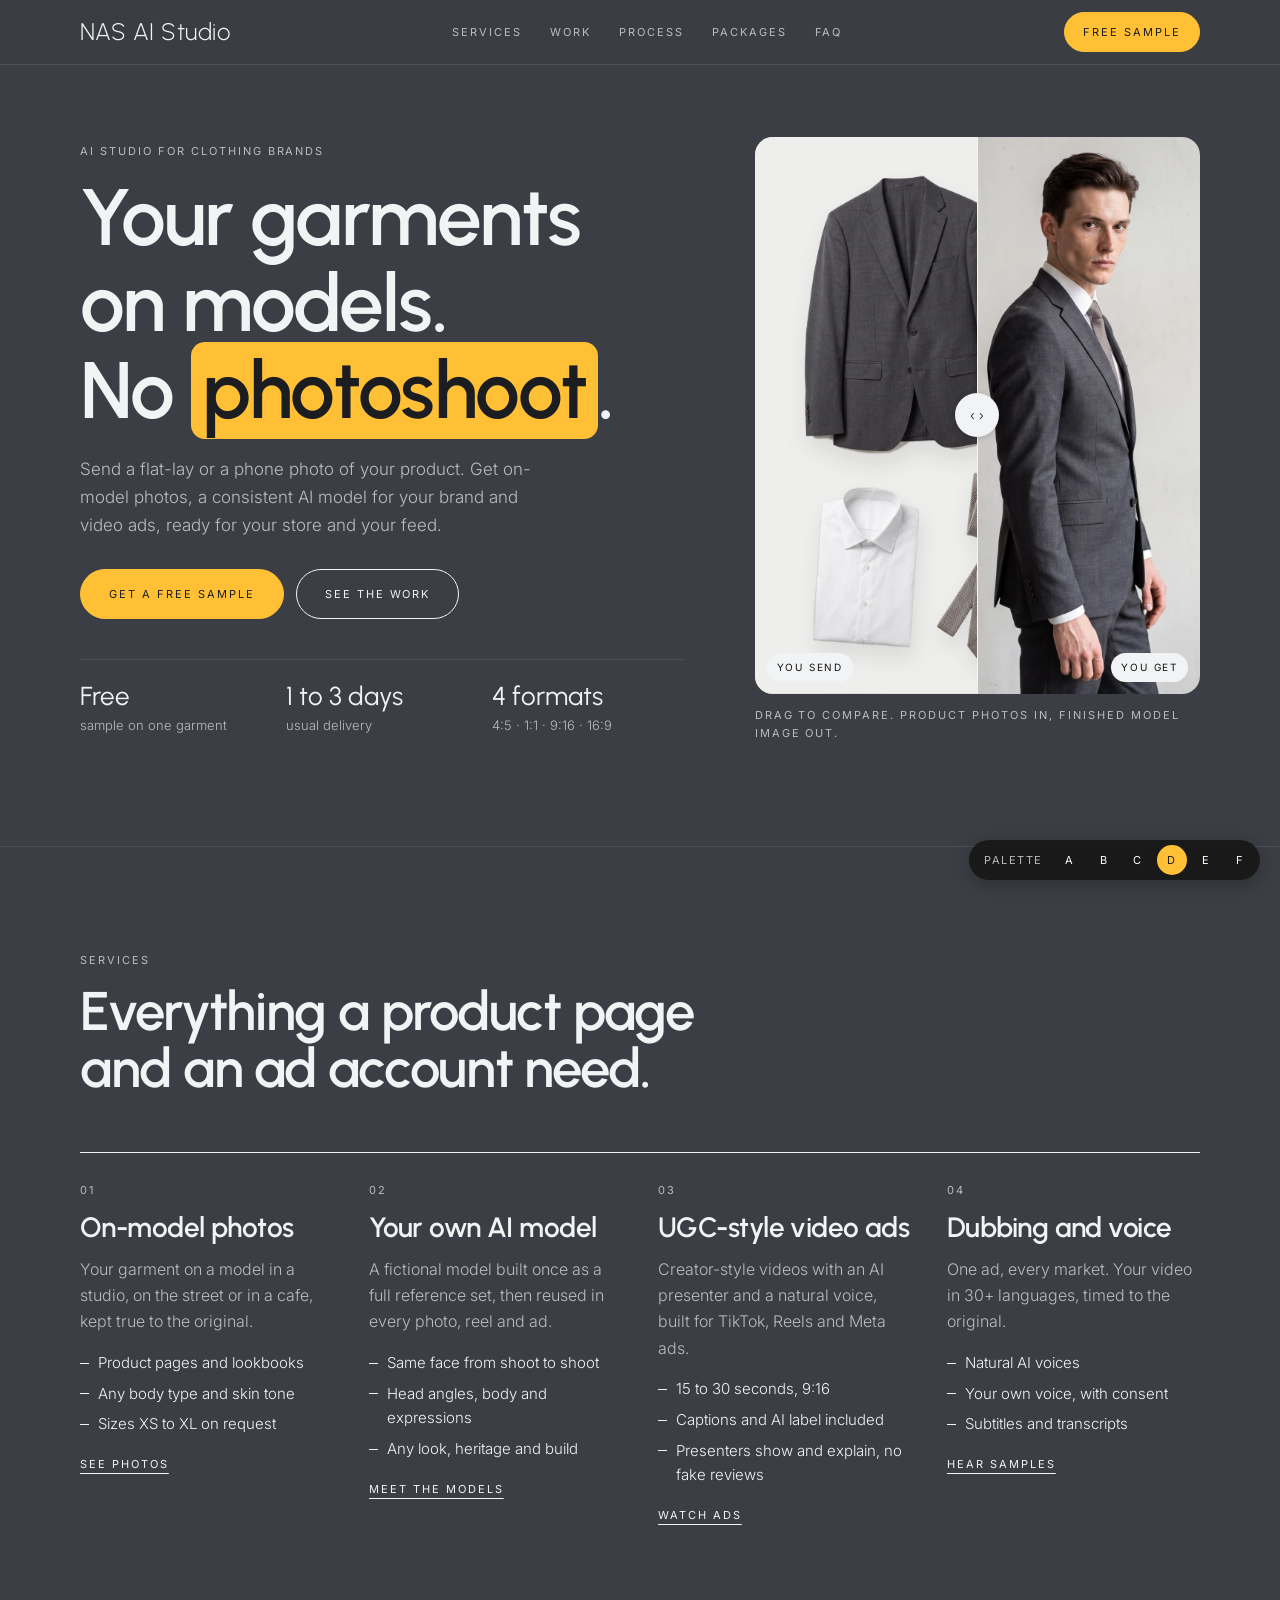
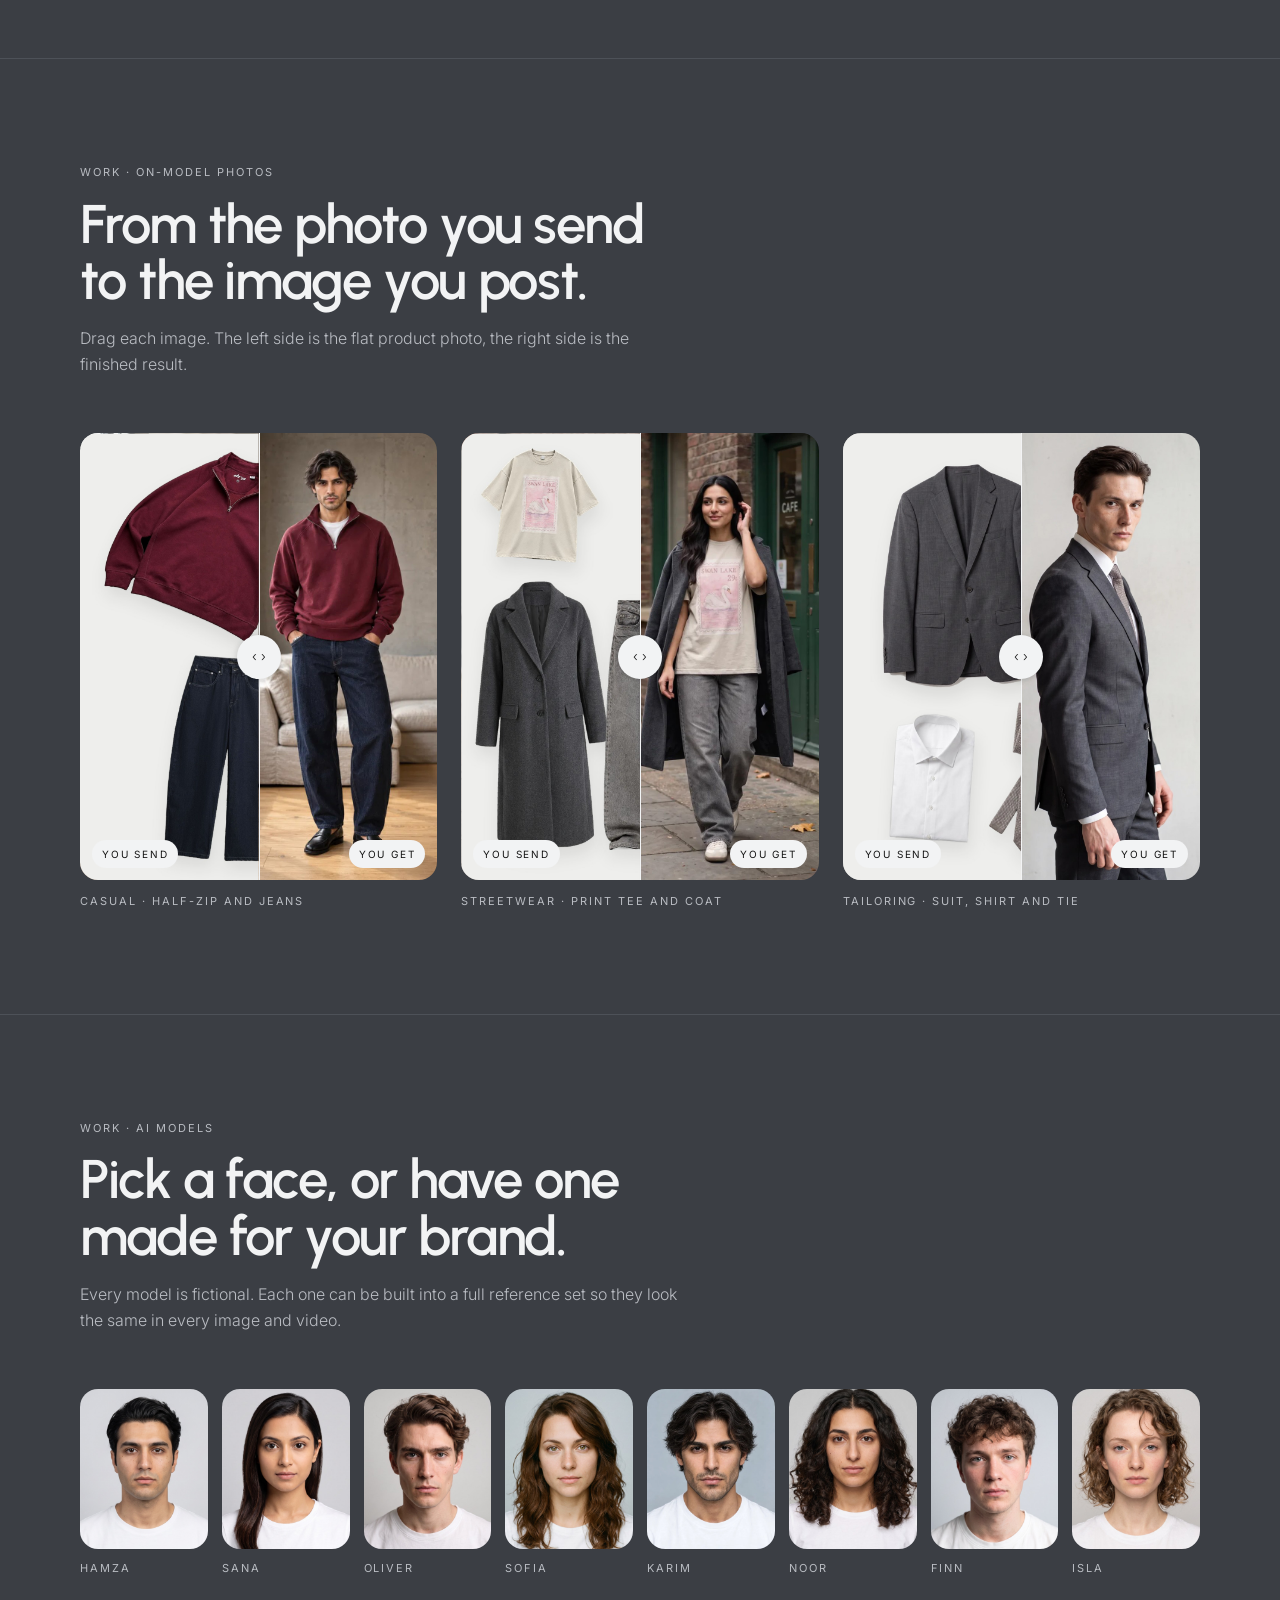
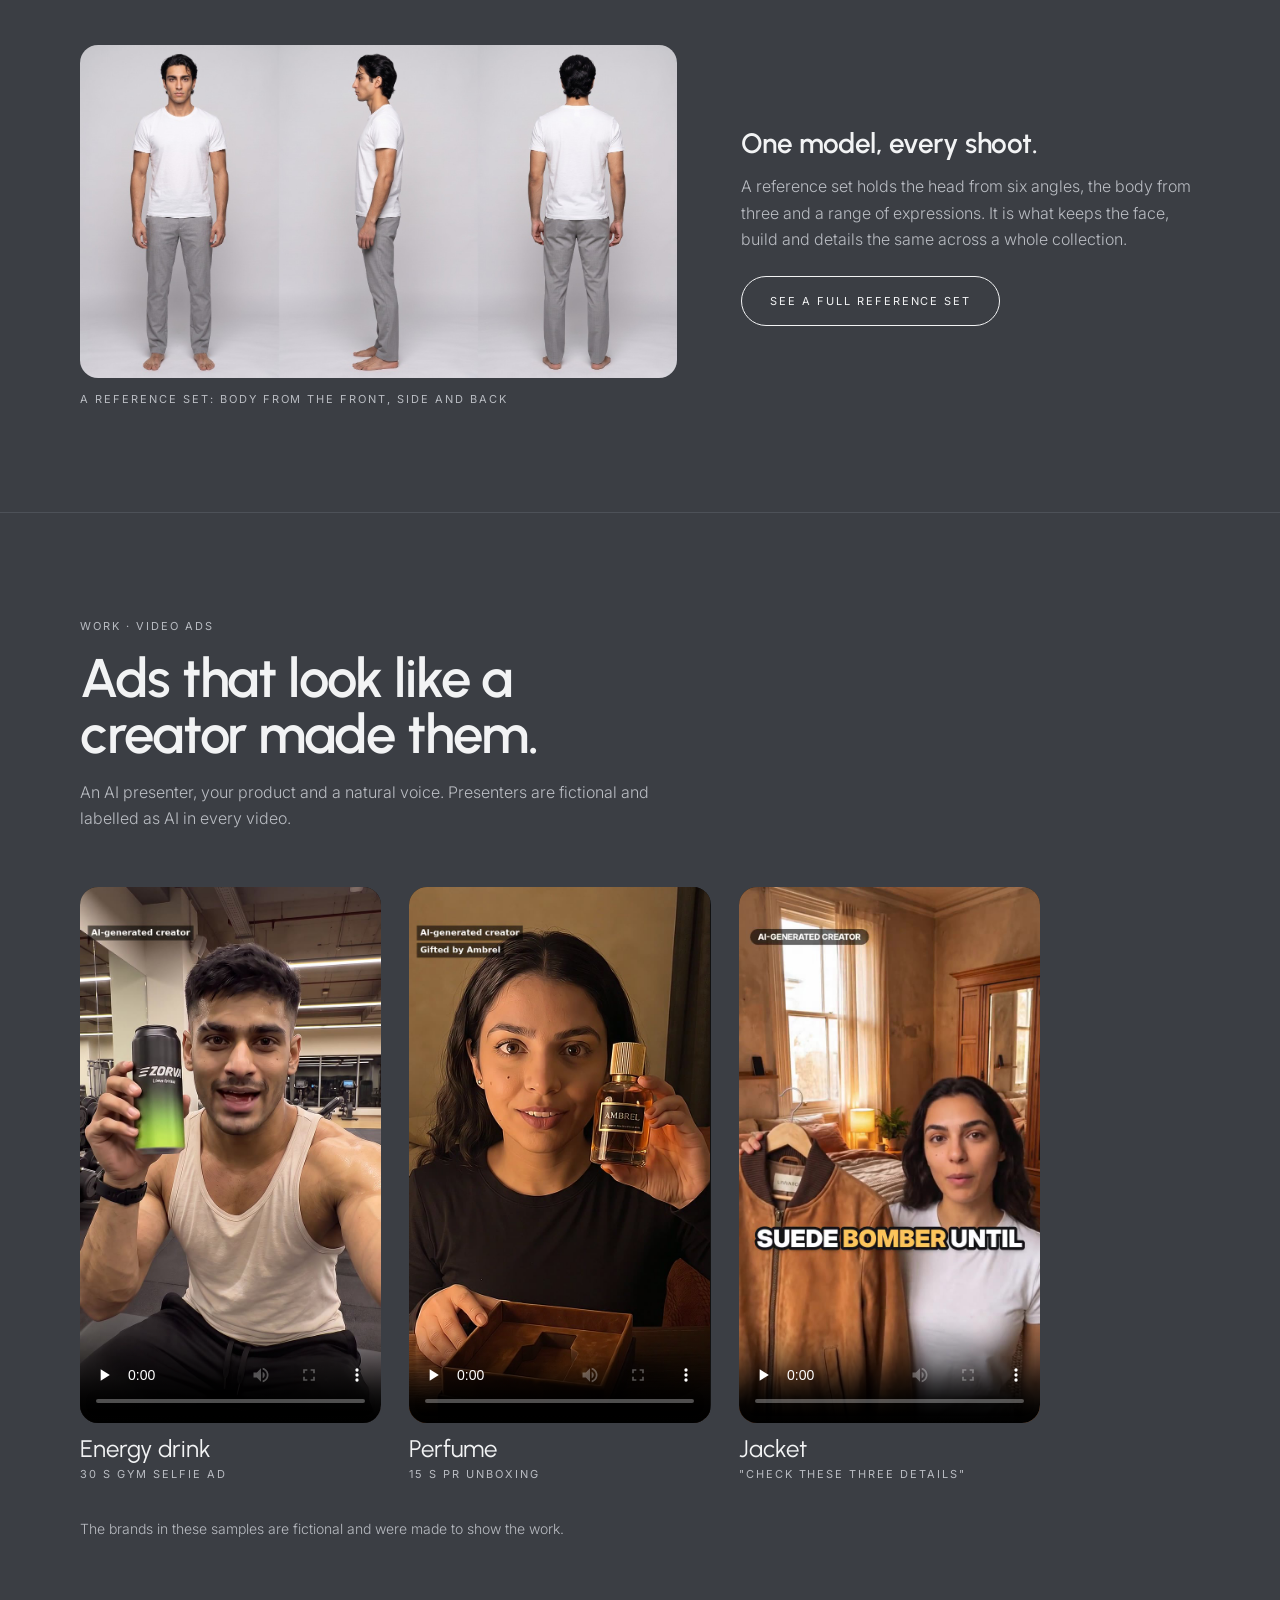
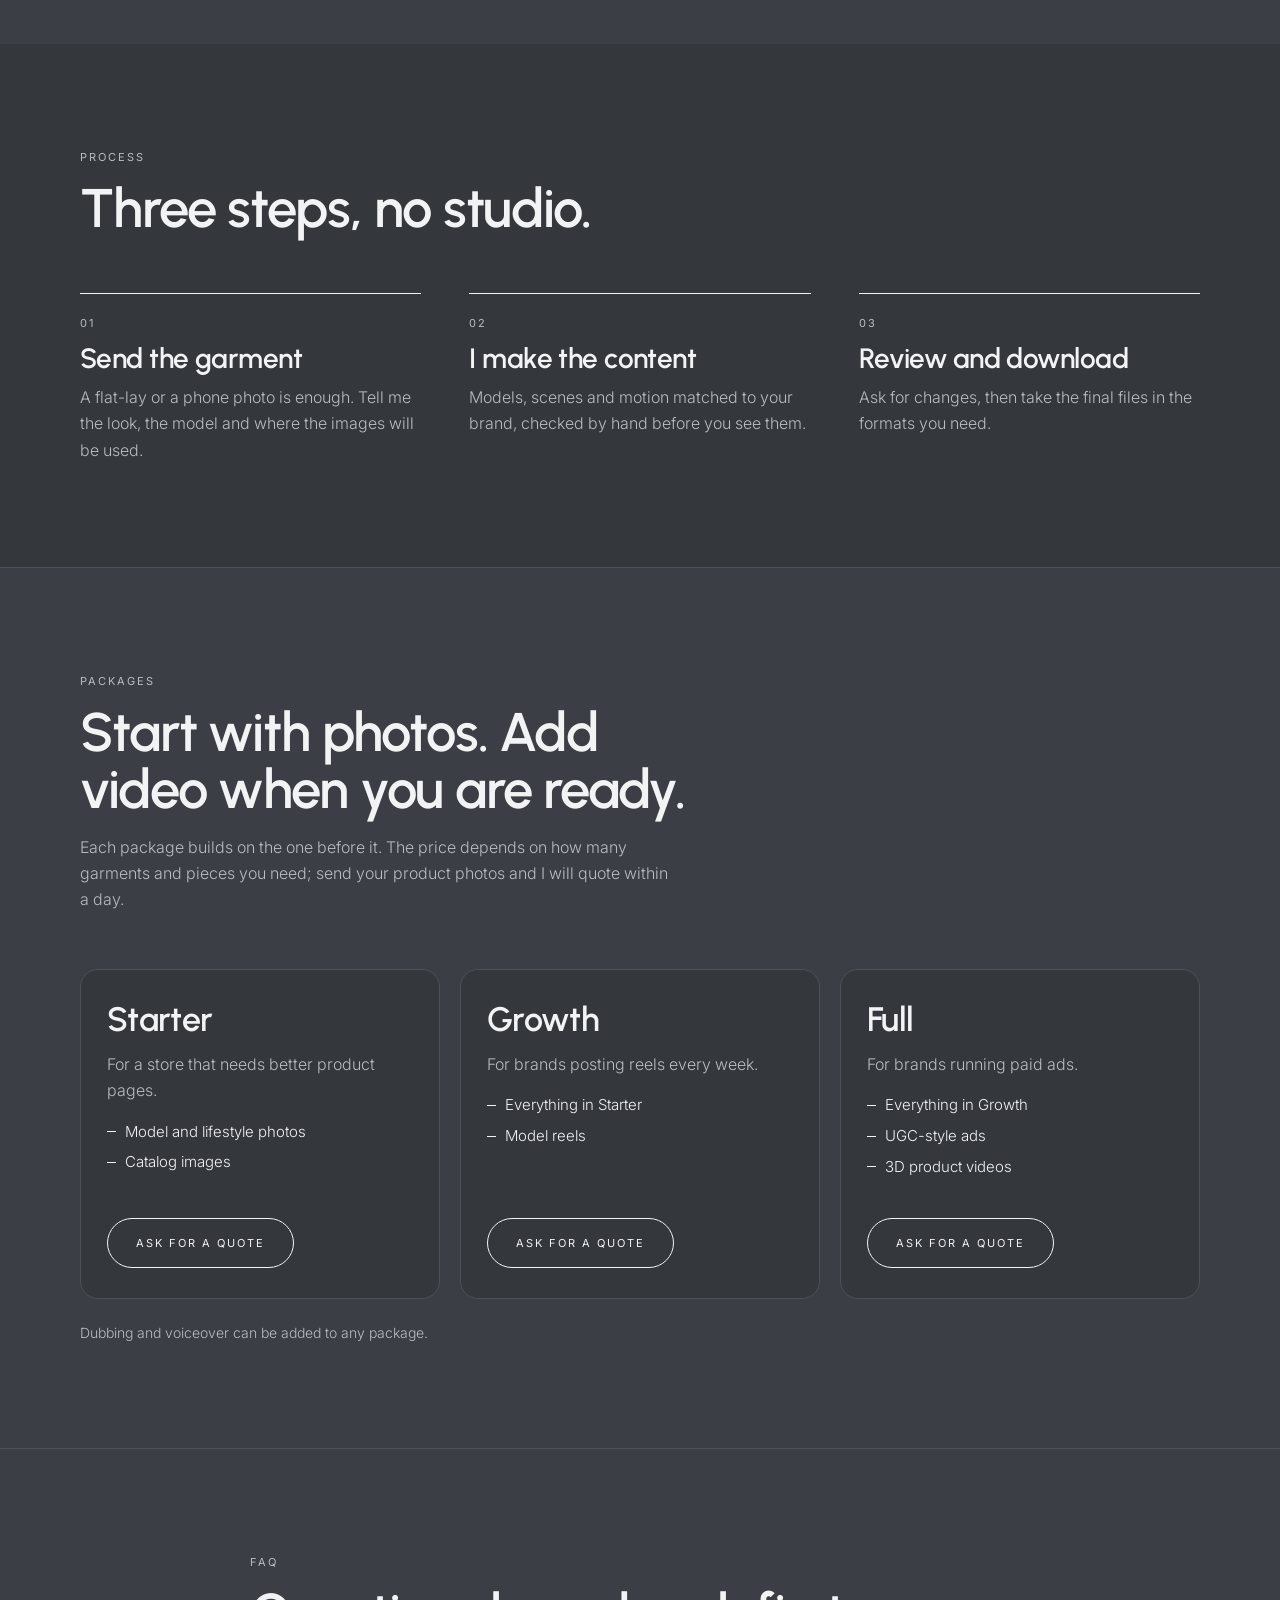
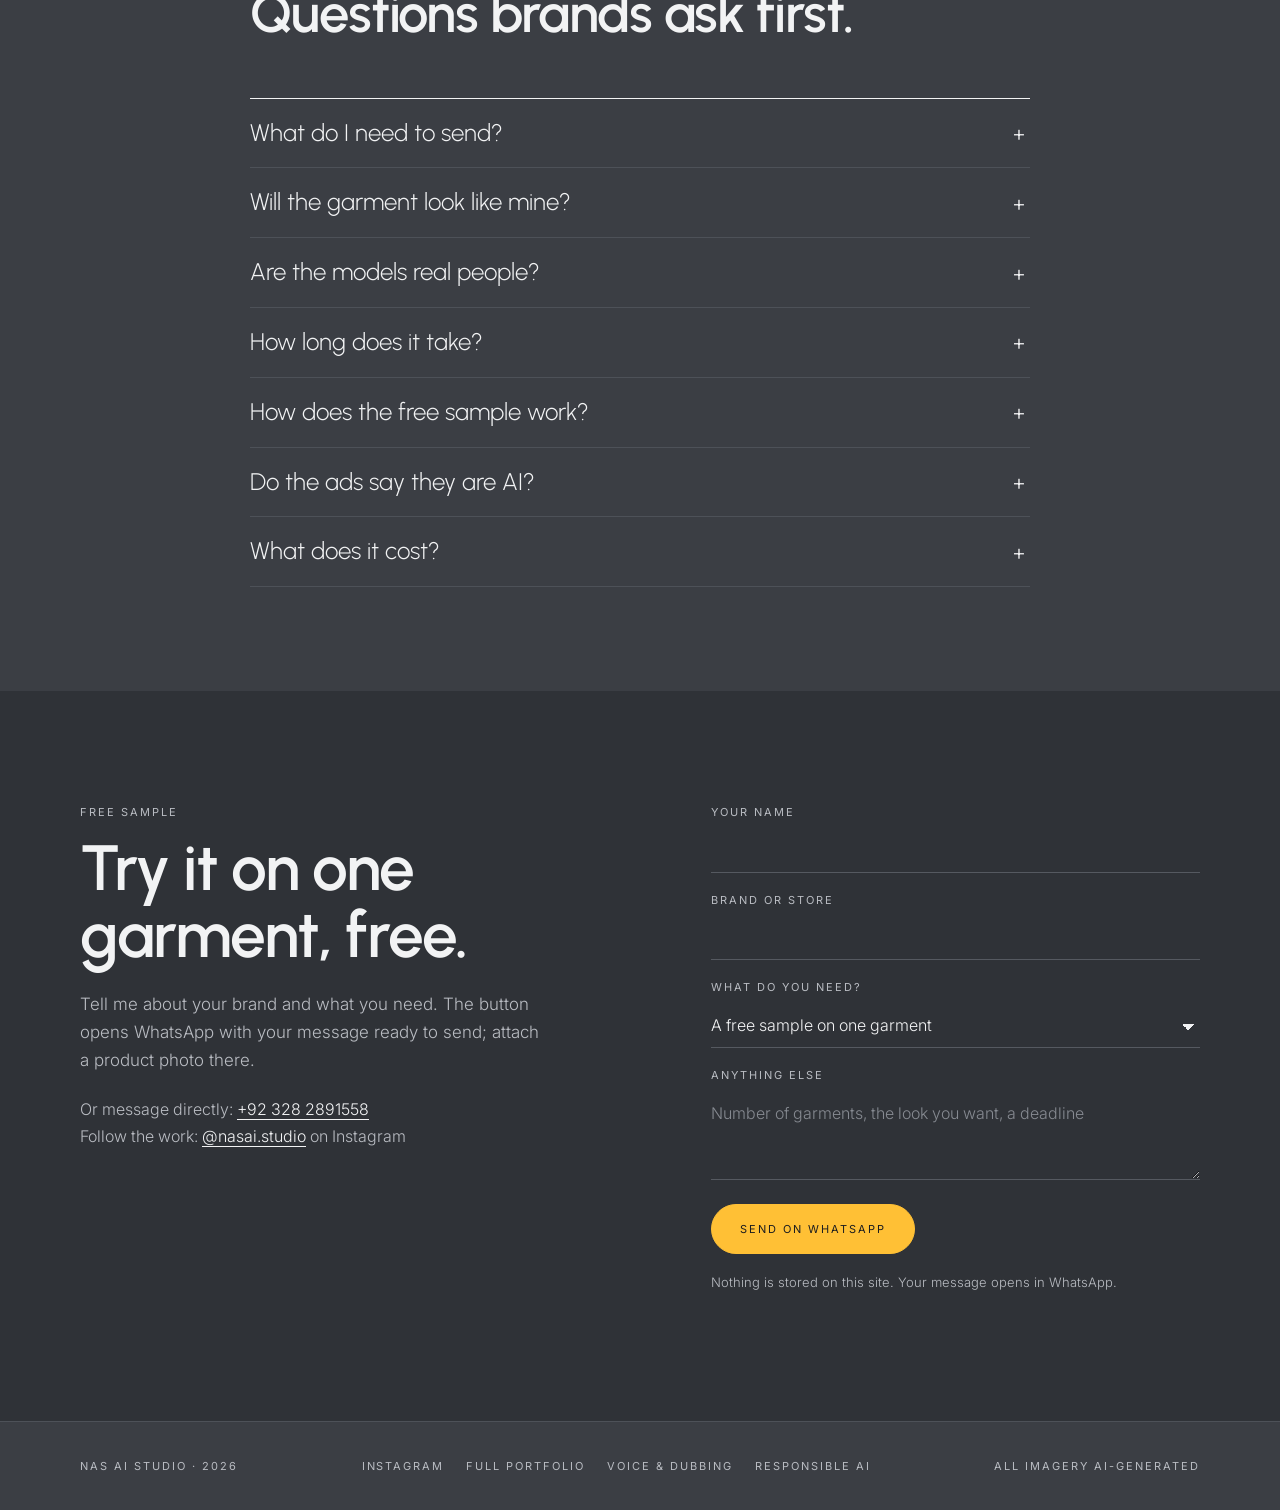
<file: studio/option-d.html>
<!doctype html>
<html lang="en">
<head>
<meta charset="utf-8">
<meta name="viewport" content="width=device-width, initial-scale=1, viewport-fit=cover">
<title>Option D · Slate · NAS AI Studio · On-model photos and ads for clothing brands</title>
<meta name="description" content="Send a product photo. Get on-model photos, AI fashion models and UGC-style video ads for your clothing brand, without a photoshoot. Free sample on one garment.">
<link rel="preconnect" href="https://fonts.googleapis.com">
<link rel="preconnect" href="https://fonts.gstatic.com" crossorigin>
<link rel="stylesheet" href="https://fonts.googleapis.com/css2?family=Urbanist:wght@500;600;700&family=Inter:wght@300;400;500&display=swap">
<link rel="stylesheet" href="studio.css?v=2">
<link rel="stylesheet" href="theme-d.css?v=1">
<link rel="stylesheet" href="options.css?v=2">
<meta name="robots" content="noindex">
</head>
<body>

<header class="top">
  <div class="wrap bar">
    <a class="brand" href="#top">NAS AI Studio</a>
    <nav class="nav" aria-label="Sections">
      <a href="#services">Services</a>
      <a href="#work">Work</a>
      <a href="#process">Process</a>
      <a href="#packages">Packages</a>
      <a href="#faq">FAQ</a>
    </nav>
    <a class="btn solid small" href="#contact">Free sample</a>
  </div>
</header>

<main id="top">

  <section class="hero">
    <div class="wrap hero-grid">
      <div class="hero-copy">
        <p class="eyebrow">AI studio for clothing brands</p>
        <h1>Your garments on models.<br> <em>No <mark>photoshoot</mark>.</em></h1>
        <p class="lede">Send a flat-lay or a phone photo of your product. Get on-model photos, a consistent AI model for your brand and video ads, ready for your store and your feed.</p>
        <div class="cta">
          <a class="btn solid" href="#contact">Get a free sample</a>
          <a class="btn line" href="#work">See the work</a>
        </div>
        <ul class="facts">
          <li><b>Free</b><span>sample on one garment</span></li>
          <li><b>1 to 3 days</b><span>usual delivery</span></li>
          <li><b>4 formats</b><span>4:5 · 1:1 · 9:16 · 16:9</span></li>
        </ul>
      </div>
      <figure class="hero-media">
        <div class="ba" style="--p:50%">
          <div class="layer"><img src="../img/m3-ai.jpg" alt="AI result: a model wearing a charcoal suit, white shirt and tie" width="1200" height="1500"></div>
          <div class="layer before"><img src="../img/m3-original.jpg" alt="Original product photos: charcoal suit jacket, trousers, white shirt and knit tie" width="1200" height="1500"></div>
          <span class="tag l">You send</span>
          <span class="tag r">You get</span>
          <div class="divider"></div>
          <div class="knob" aria-hidden="true">‹ ›</div>
          <input type="range" min="0" max="100" value="50" aria-label="Compare the product photos you send with the finished model image">
        </div>
        <figcaption>Drag to compare. Product photos in, finished model image out.</figcaption>
      </figure>
    </div>
  </section>

  <section class="band" id="services">
    <div class="wrap">
      <div class="head">
        <p class="eyebrow">Services</p>
        <h2>Everything a product page and an ad account need.</h2>
      </div>
      <div class="services">
        <article class="service">
          <span class="num">01</span>
          <h3>On-model photos</h3>
          <p>Your garment on a model in a studio, on the street or in a cafe, kept true to the original.</p>
          <ul><li>Product pages and lookbooks</li><li>Any body type and skin tone</li><li>Sizes XS to XL on request</li></ul>
          <a class="more" href="#work">See photos</a>
        </article>
        <article class="service">
          <span class="num">02</span>
          <h3>Your own AI model</h3>
          <p>A fictional model built once as a full reference set, then reused in every photo, reel and ad.</p>
          <ul><li>Same face from shoot to shoot</li><li>Head angles, body and expressions</li><li>Any look, heritage and build</li></ul>
          <a class="more" href="#models">Meet the models</a>
        </article>
        <article class="service">
          <span class="num">03</span>
          <h3>UGC-style video ads</h3>
          <p>Creator-style videos with an AI presenter and a natural voice, built for TikTok, Reels and Meta ads.</p>
          <ul><li>15 to 30 seconds, 9:16</li><li>Captions and AI label included</li><li>Presenters show and explain, no fake reviews</li></ul>
          <a class="more" href="#ads">Watch ads</a>
        </article>
        <article class="service">
          <span class="num">04</span>
          <h3>Dubbing and voice</h3>
          <p>One ad, every market. Your video in 30+ languages, timed to the original.</p>
          <ul><li>Natural AI voices</li><li>Your own voice, with consent</li><li>Subtitles and transcripts</li></ul>
          <a class="more" href="../voice.html">Hear samples</a>
        </article>
      </div>
    </div>
  </section>

  <section class="band" id="work">
    <div class="wrap">
      <div class="head">
        <p class="eyebrow">Work · On-model photos</p>
        <h2>From the photo you send to the image you post.</h2>
        <p class="sub">Drag each image. The left side is the flat product photo, the right side is the finished result.</p>
      </div>
      <div class="ba-row">
        <figure>
          <div class="ba" style="--p:50%">
            <div class="layer"><img loading="lazy" src="../img/m4-ai.jpg" alt="AI result: a model in a burgundy half-zip sweatshirt, dark jeans and loafers"></div>
            <div class="layer before"><img loading="lazy" src="../img/m4-original.jpg" alt="Original product photos: burgundy half-zip sweatshirt and dark balloon jeans"></div>
            <span class="tag l">You send</span><span class="tag r">You get</span>
            <div class="divider"></div><div class="knob" aria-hidden="true">‹ ›</div>
            <input type="range" min="0" max="100" value="50" aria-label="Compare original and AI result, casual outfit">
          </div>
          <figcaption>Casual · half-zip and jeans</figcaption>
        </figure>
        <figure>
          <div class="ba" style="--p:50%">
            <div class="layer"><img loading="lazy" src="../img/m5-ai.jpg" alt="AI result: a model in a print t-shirt, grey jeans, grey coat and white trainers"></div>
            <div class="layer before"><img loading="lazy" src="../img/m5-original.jpg" alt="Original product photos: print t-shirt and grey washed jeans"></div>
            <span class="tag l">You send</span><span class="tag r">You get</span>
            <div class="divider"></div><div class="knob" aria-hidden="true">‹ ›</div>
            <input type="range" min="0" max="100" value="50" aria-label="Compare original and AI result, streetwear outfit">
          </div>
          <figcaption>Streetwear · print tee and coat</figcaption>
        </figure>
        <figure>
          <div class="ba" style="--p:50%">
            <div class="layer"><img loading="lazy" src="../img/m3-ai.jpg" alt="AI result: a model in a charcoal suit, white shirt and tie"></div>
            <div class="layer before"><img loading="lazy" src="../img/m3-original.jpg" alt="Original product photos: charcoal suit, white shirt and knit tie"></div>
            <span class="tag l">You send</span><span class="tag r">You get</span>
            <div class="divider"></div><div class="knob" aria-hidden="true">‹ ›</div>
            <input type="range" min="0" max="100" value="50" aria-label="Compare original and AI result, tailoring">
          </div>
          <figcaption>Tailoring · suit, shirt and tie</figcaption>
        </figure>
      </div>
    </div>
  </section>

  <section class="band" id="models">
    <div class="wrap">
      <div class="head">
        <p class="eyebrow">Work · AI models</p>
        <h2>Pick a face, or have one made for your brand.</h2>
        <p class="sub">Every model is fictional. Each one can be built into a full reference set so they look the same in every image and video.</p>
      </div>
      <div class="faces">
        <figure><img loading="lazy" src="../img/other-03.jpg" alt="Hamza, AI model"><figcaption>Hamza</figcaption></figure>
        <figure><img loading="lazy" src="../img/female-sana.jpg?v=2" alt="Sana, AI model"><figcaption>Sana</figcaption></figure>
        <figure><img loading="lazy" src="../img/other-02.jpg" alt="Oliver, AI model"><figcaption>Oliver</figcaption></figure>
        <figure><img loading="lazy" src="../img/female-sofia.jpg" alt="Sofia, AI model"><figcaption>Sofia</figcaption></figure>
        <figure><img loading="lazy" src="../img/other-05.jpg" alt="Karim, AI model"><figcaption>Karim</figcaption></figure>
        <figure><img loading="lazy" src="../img/female-noor.jpg" alt="Noor, AI model"><figcaption>Noor</figcaption></figure>
        <figure><img loading="lazy" src="../img/other-04.jpg" alt="Finn, AI model"><figcaption>Finn</figcaption></figure>
        <figure><img loading="lazy" src="../img/female-isla.jpg" alt="Isla, AI model"><figcaption>Isla</figcaption></figure>
      </div>
      <div class="split">
        <figure class="sheet"><img loading="lazy" src="../img/adam-body.jpg" alt="A model reference sheet: full body from the front, side and back"><figcaption>A reference set: body from the front, side and back</figcaption></figure>
        <div class="split-copy">
          <h3>One model, every shoot.</h3>
          <p>A reference set holds the head from six angles, the body from three and a range of expressions. It is what keeps the face, build and details the same across a whole collection.</p>
          <a class="btn line" href="../fashion.html#models">See a full reference set</a>
        </div>
      </div>
    </div>
  </section>

  <section class="band" id="ads">
    <div class="wrap">
      <div class="head">
        <p class="eyebrow">Work · Video ads</p>
        <h2>Ads that look like a creator made them.</h2>
        <p class="sub">An AI presenter, your product and a natural voice. Presenters are fictional and labelled as AI in every video.</p>
      </div>
      <div class="ads">
        <figure>
          <video controls preload="none" playsinline poster="../media/ugc/zorva-lime-strike-rayan-poster.jpg"><source src="../media/ugc/zorva-lime-strike-rayan.mp4" type="video/mp4"></video>
          <figcaption><b>Energy drink</b><span>30 s gym selfie ad</span></figcaption>
        </figure>
        <figure>
          <video controls preload="none" playsinline poster="../media/ugc/night-amber-inaya-poster.jpg"><source src="../media/ugc/night-amber-inaya.mp4" type="video/mp4"></video>
          <figcaption><b>Perfume</b><span>15 s PR unboxing</span></figcaption>
        </figure>
        <figure>
          <video controls preload="none" playsinline poster="../media/ugc/suede-bomber-mira-poster.jpg"><source src="../media/ugc/suede-bomber-mira.mp4" type="video/mp4"></video>
          <figcaption><b>Jacket</b><span>"Check these three details"</span></figcaption>
        </figure>
      </div>
      <p class="note">The brands in these samples are fictional and were made to show the work.</p>
    </div>
  </section>

  <section class="band tint" id="process">
    <div class="wrap">
      <div class="head">
        <p class="eyebrow">Process</p>
        <h2>Three steps, no studio.</h2>
      </div>
      <ol class="steps">
        <li><span class="num">01</span><h3>Send the garment</h3><p>A flat-lay or a phone photo is enough. Tell me the look, the model and where the images will be used.</p></li>
        <li><span class="num">02</span><h3>I make the content</h3><p>Models, scenes and motion matched to your brand, checked by hand before you see them.</p></li>
        <li><span class="num">03</span><h3>Review and download</h3><p>Ask for changes, then take the final files in the formats you need.</p></li>
      </ol>
    </div>
  </section>

  <section class="band" id="packages">
    <div class="wrap">
      <div class="head">
        <p class="eyebrow">Packages</p>
        <h2>Start with photos. Add video when you are ready.</h2>
        <p class="sub">Each package builds on the one before it. The price depends on how many garments and pieces you need; send your product photos and I will quote within a day.</p>
      </div>
      <div class="packs">
        <article class="pack">
          <h3>Starter</h3>
          <p class="for">For a store that needs better product pages.</p>
          <ul><li>Model and lifestyle photos</li><li>Catalog images</li></ul>
          <a class="btn line" href="#contact" data-pack="Starter">Ask for a quote</a>
        </article>
        <article class="pack">
          <h3>Growth</h3>
          <p class="for">For brands posting reels every week.</p>
          <ul><li>Everything in Starter</li><li>Model reels</li></ul>
          <a class="btn line" href="#contact" data-pack="Growth">Ask for a quote</a>
        </article>
        <article class="pack">
          <h3>Full</h3>
          <p class="for">For brands running paid ads.</p>
          <ul><li>Everything in Growth</li><li>UGC-style ads</li><li>3D product videos</li></ul>
          <a class="btn line" href="#contact" data-pack="Full">Ask for a quote</a>
        </article>
      </div>
      <p class="note">Dubbing and voiceover can be added to any package.</p>
    </div>
  </section>

  <section class="band" id="faq">
    <div class="wrap narrow">
      <div class="head">
        <p class="eyebrow">FAQ</p>
        <h2>Questions brands ask first.</h2>
      </div>
      <div class="faq">
        <details><summary>What do I need to send?</summary><p>A clear photo of the garment: a flat-lay, a hanger shot or a phone photo. Add any notes on the look you want, the kind of model and where the images will be used.</p></details>
        <details><summary>Will the garment look like mine?</summary><p>Yes. The garment is kept true to the original, and you review every image. If a detail is off, ask for a change before you take the final files.</p></details>
        <details><summary>Are the models real people?</summary><p>No. Every model and presenter is fictional and AI-generated. Real faces are not used as references.</p></details>
        <details><summary>How long does it take?</summary><p>Usually 1 to 3 days, depending on how many pieces you need.</p></details>
        <details><summary>How does the free sample work?</summary><p>Send one product photo and I will make a sample from it, so you can judge the quality before you order anything.</p></details>
        <details><summary>Do the ads say they are AI?</summary><p>Yes. Video ads carry an "AI-generated creator" label, and presenters show and explain the product without pretending to be real customers. See the <a href="../responsible-ai.html">Responsible AI policy</a>.</p></details>
        <details><summary>What does it cost?</summary><p>It depends on the number of garments and the pieces per garment. Send your product photos and I will quote within a day.</p></details>
      </div>
    </div>
  </section>

  <section class="contact" id="contact">
    <div class="wrap contact-grid">
      <div>
        <p class="eyebrow">Free sample</p>
        <h2>Try it on one garment, <em>free.</em></h2>
        <p class="lede">Tell me about your brand and what you need. The button opens WhatsApp with your message ready to send; attach a product photo there.</p>
        <p class="direct">Or message directly: <a href="https://wa.me/923282891558" target="_blank" rel="noopener">+92 328 2891558</a><br>Follow the work: <a href="https://www.instagram.com/nasai.studio/" target="_blank" rel="noopener">@nasai.studio</a> on Instagram</p>
      </div>
      <form class="form" id="brief" novalidate>
        <label>Your name<input name="name" autocomplete="name" required></label>
        <label>Brand or store<input name="brand" autocomplete="organization"></label>
        <label>What do you need?
          <select name="need">
            <option>A free sample on one garment</option>
            <option>On-model photos</option>
            <option>An AI model for my brand</option>
            <option>UGC-style video ads</option>
            <option>Dubbing and voice</option>
            <option>Starter package</option>
            <option>Growth package</option>
            <option>Full package</option>
          </select>
        </label>
        <label>Anything else<textarea name="note" rows="3" placeholder="Number of garments, the look you want, a deadline"></textarea></label>
        <button class="btn solid" type="submit">Send on WhatsApp</button>
        <p class="form-note">Nothing is stored on this site. Your message opens in WhatsApp.</p>
      </form>
    </div>
  </section>

</main>

<footer class="foot">
  <div class="wrap bar">
    <span>NAS AI Studio · 2026</span>
    <nav aria-label="More"><a href="https://www.instagram.com/nasai.studio/" target="_blank" rel="noopener">Instagram</a><a href="../index.html">Full portfolio</a><a href="../voice.html">Voice &amp; dubbing</a><a href="../responsible-ai.html">Responsible AI</a></nav>
    <span>All imagery AI-generated</span>
  </div>
</footer>

<a class="sticky-cta" href="#contact">Get a free sample</a>

<nav class="opt-switch" aria-label="Colour options"><span>Palette</span><a href="option-a.html" title="Option A · Graphite">A</a><a href="option-b.html" title="Option B · Silver">B</a><a href="option-c.html" title="Option C · Monochrome gold">C</a><a href="option-d.html" aria-current="page" title="Option D · Slate">D</a><a href="option-e.html" title="Option E · Split">E</a><a href="option-f.html" title="Option F · Pewter">F</a></nav>
<script src="studio.js?v=1"></script>
</body>
</html>
</file>
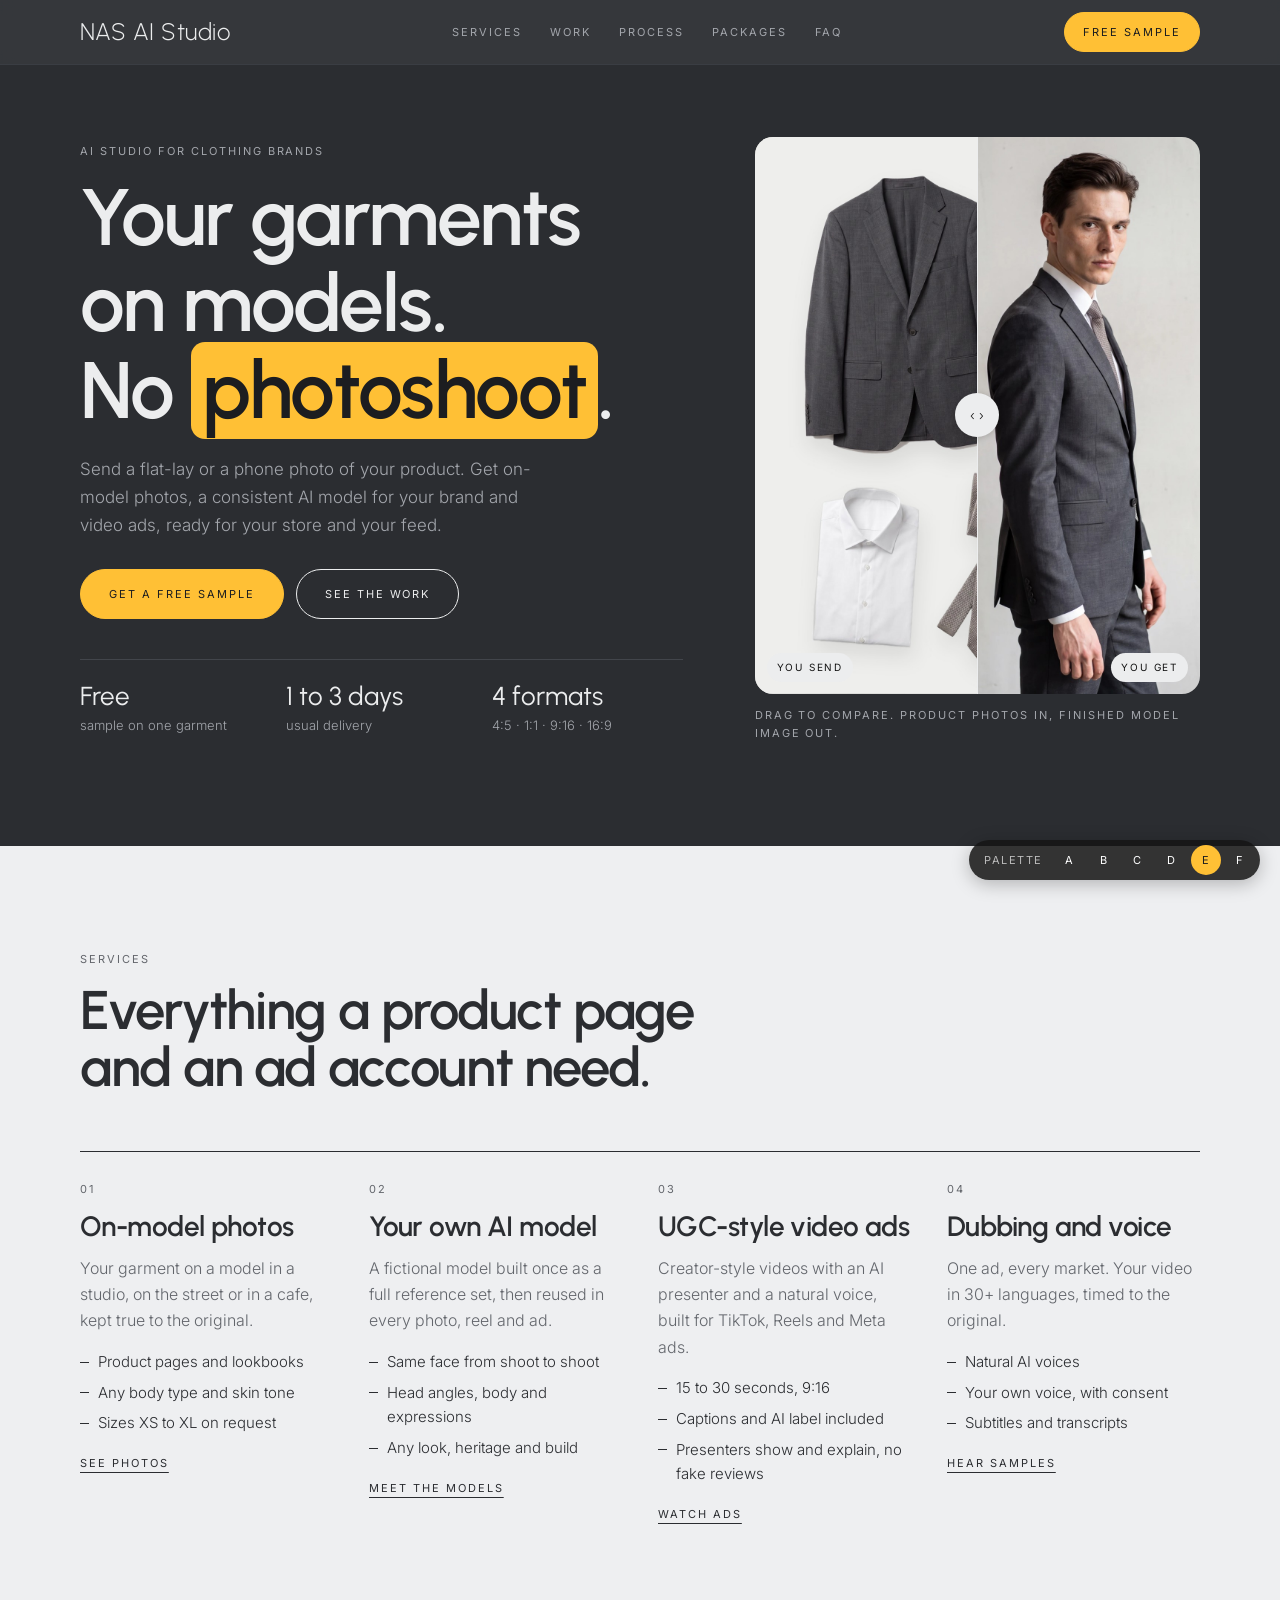
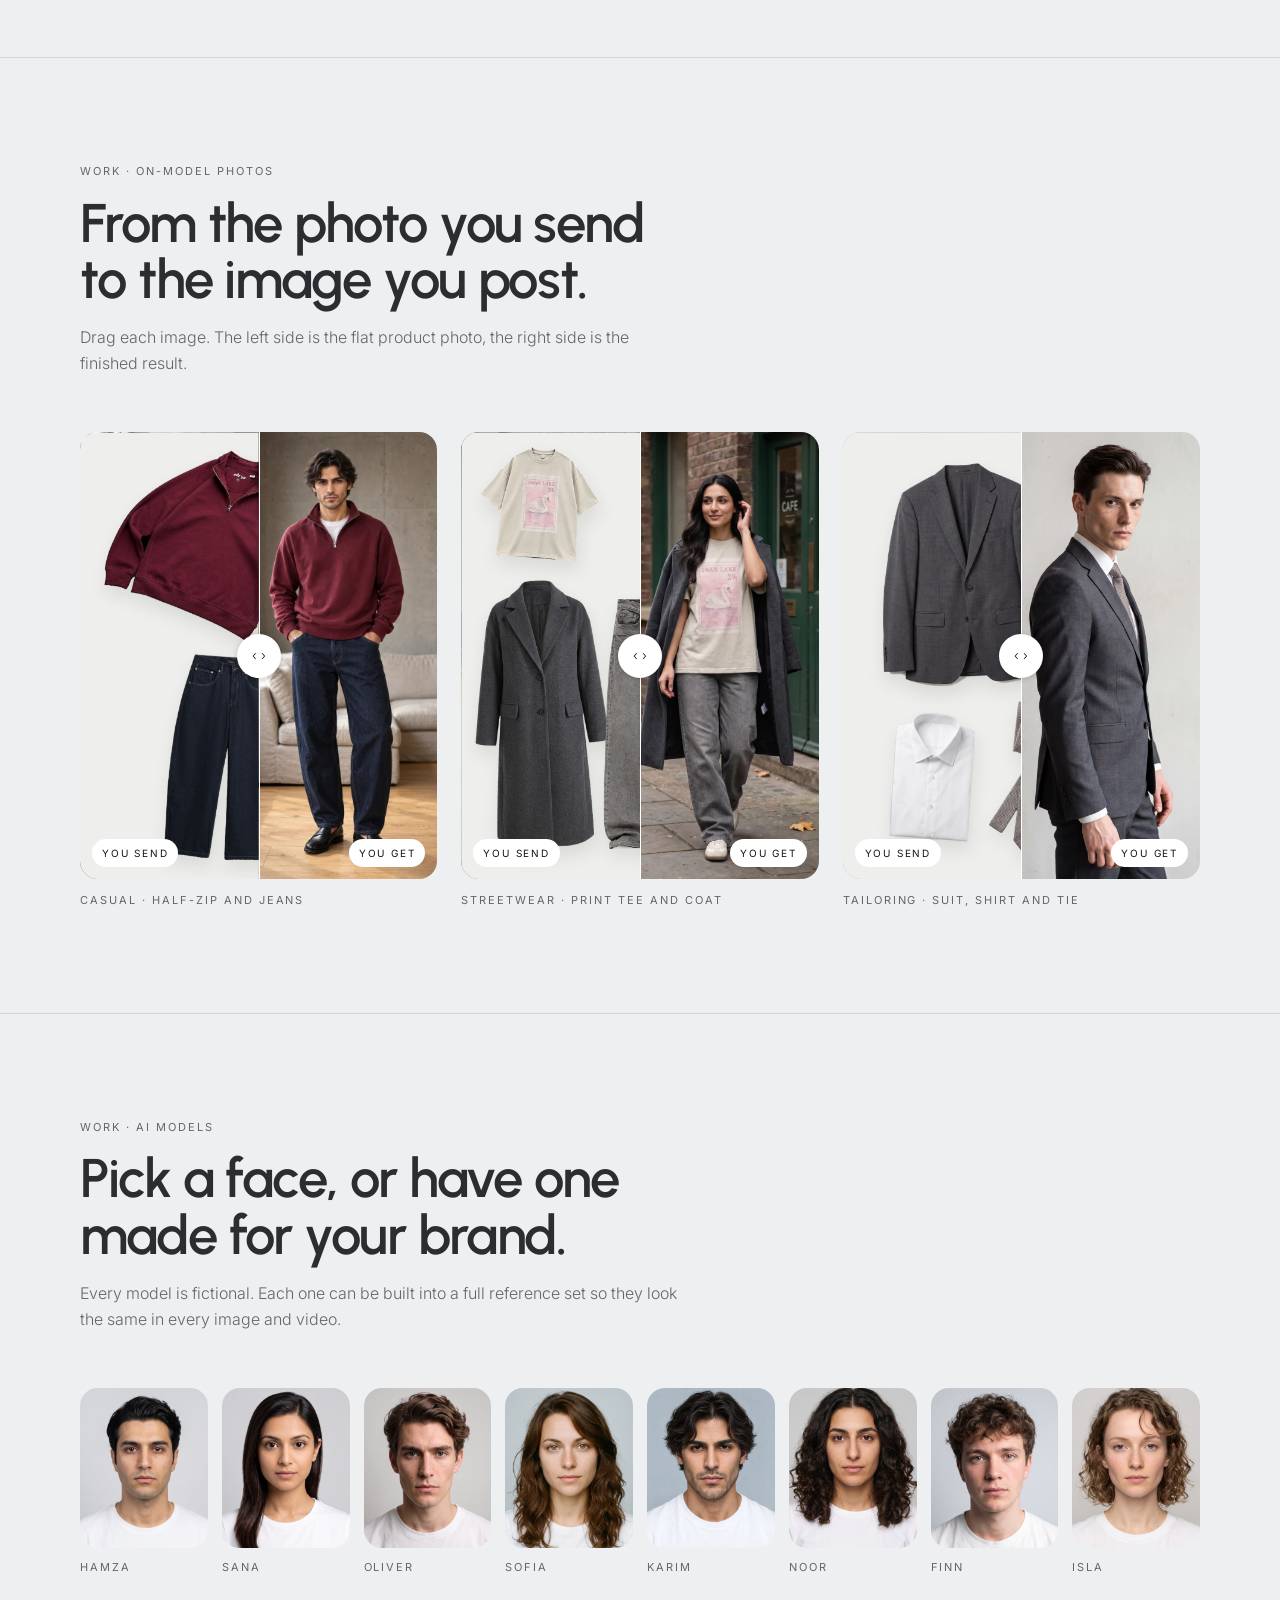
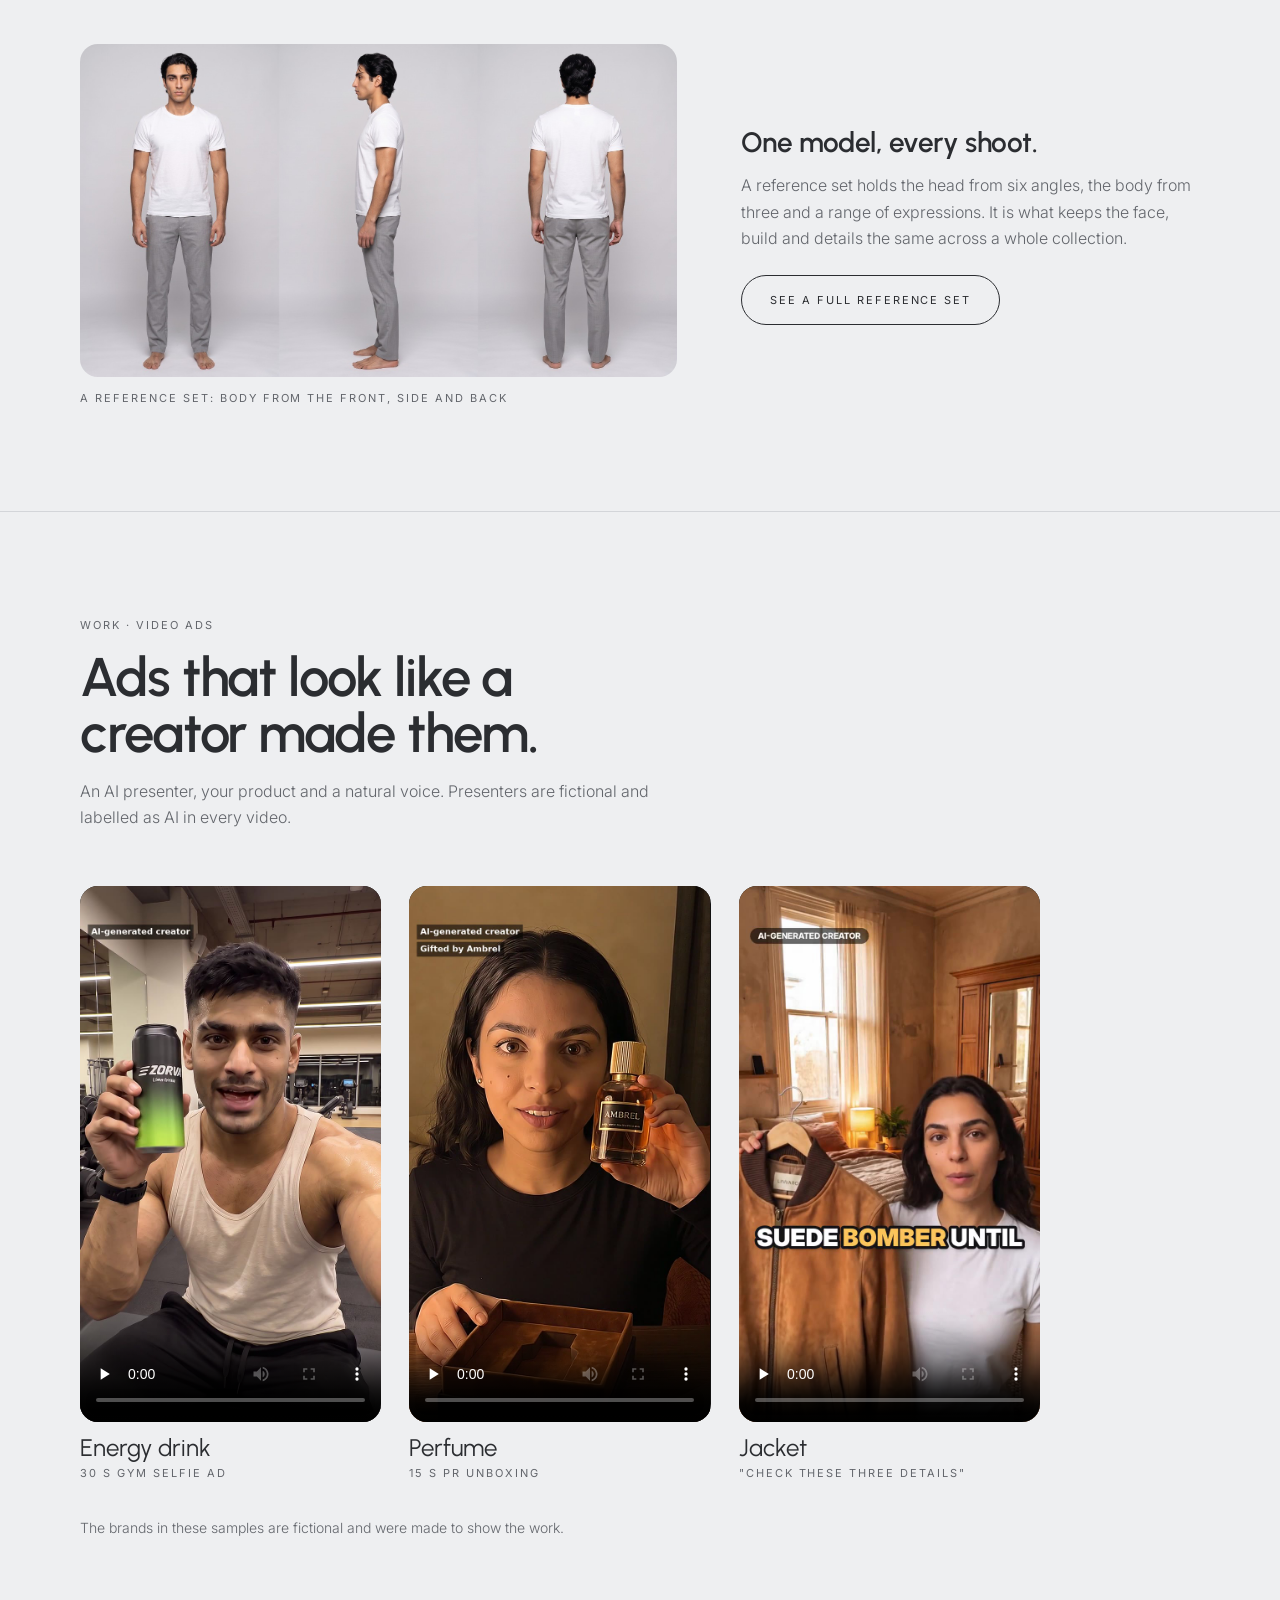
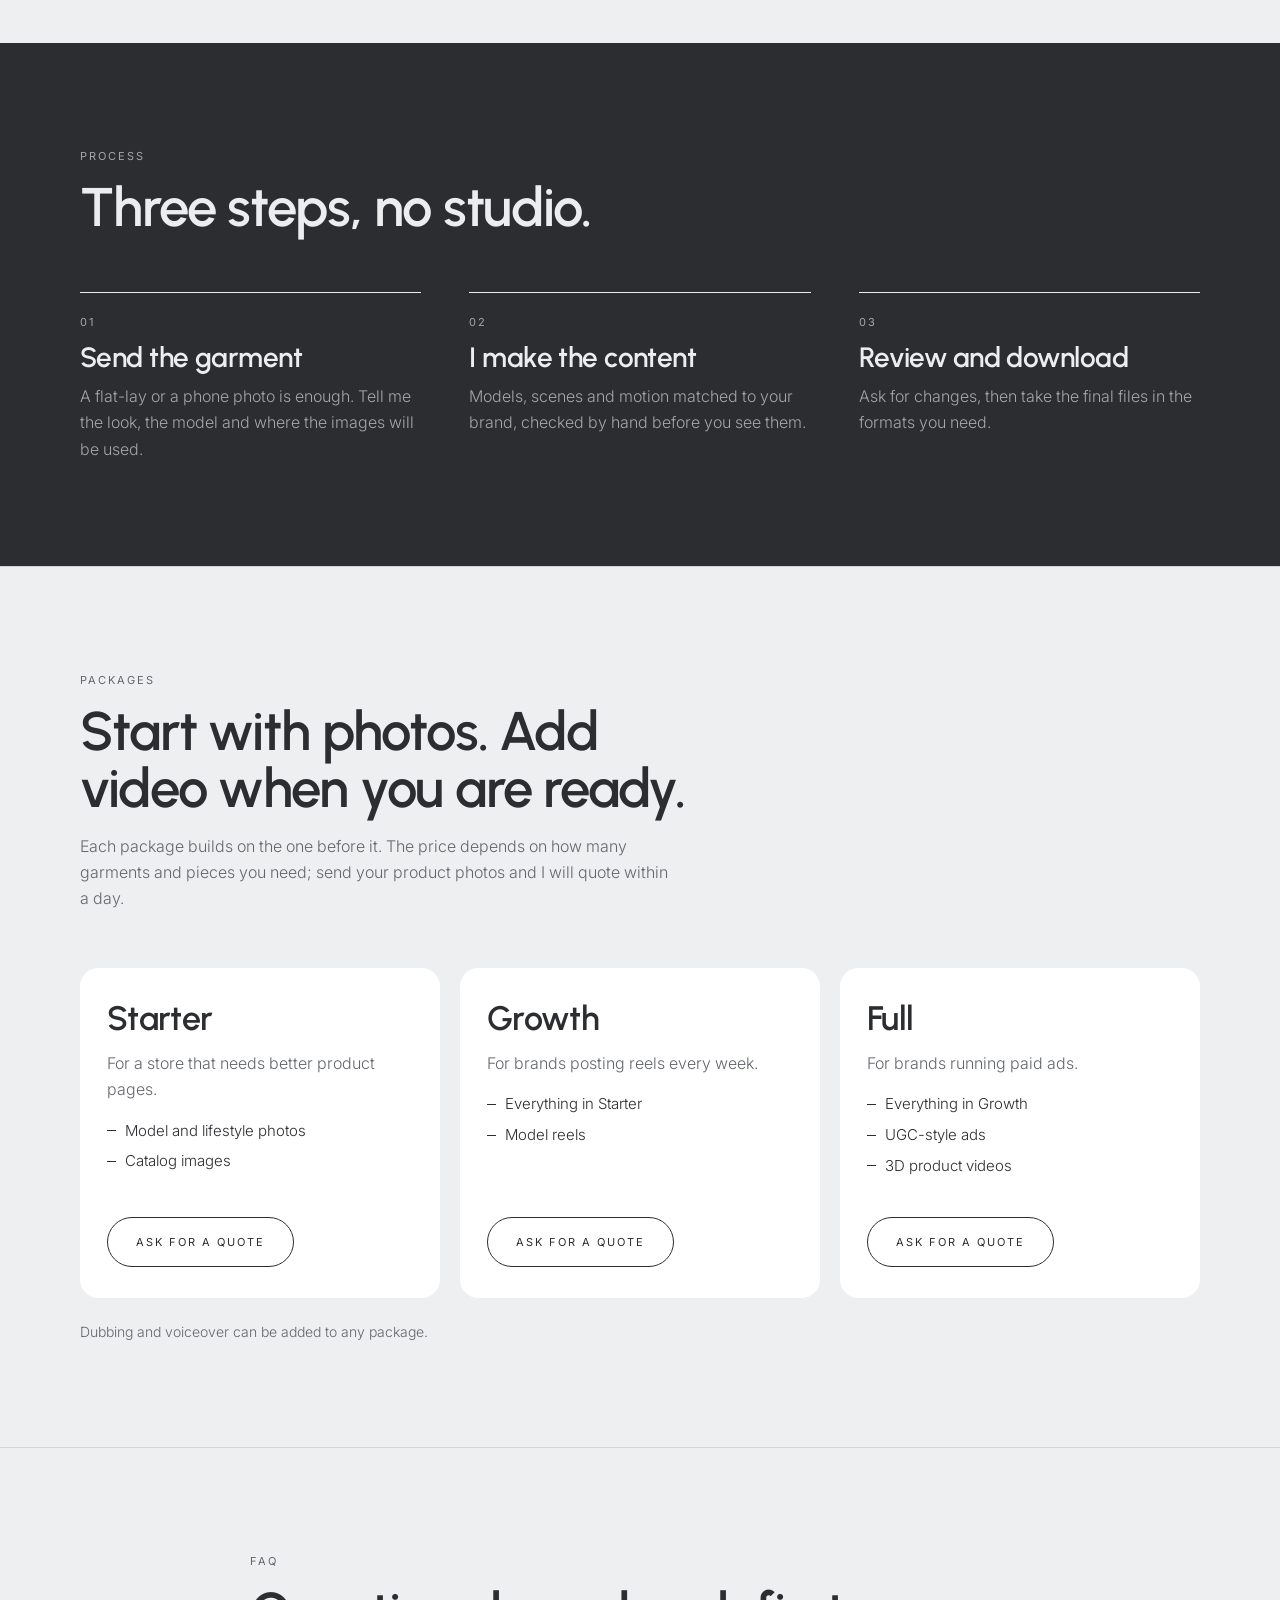
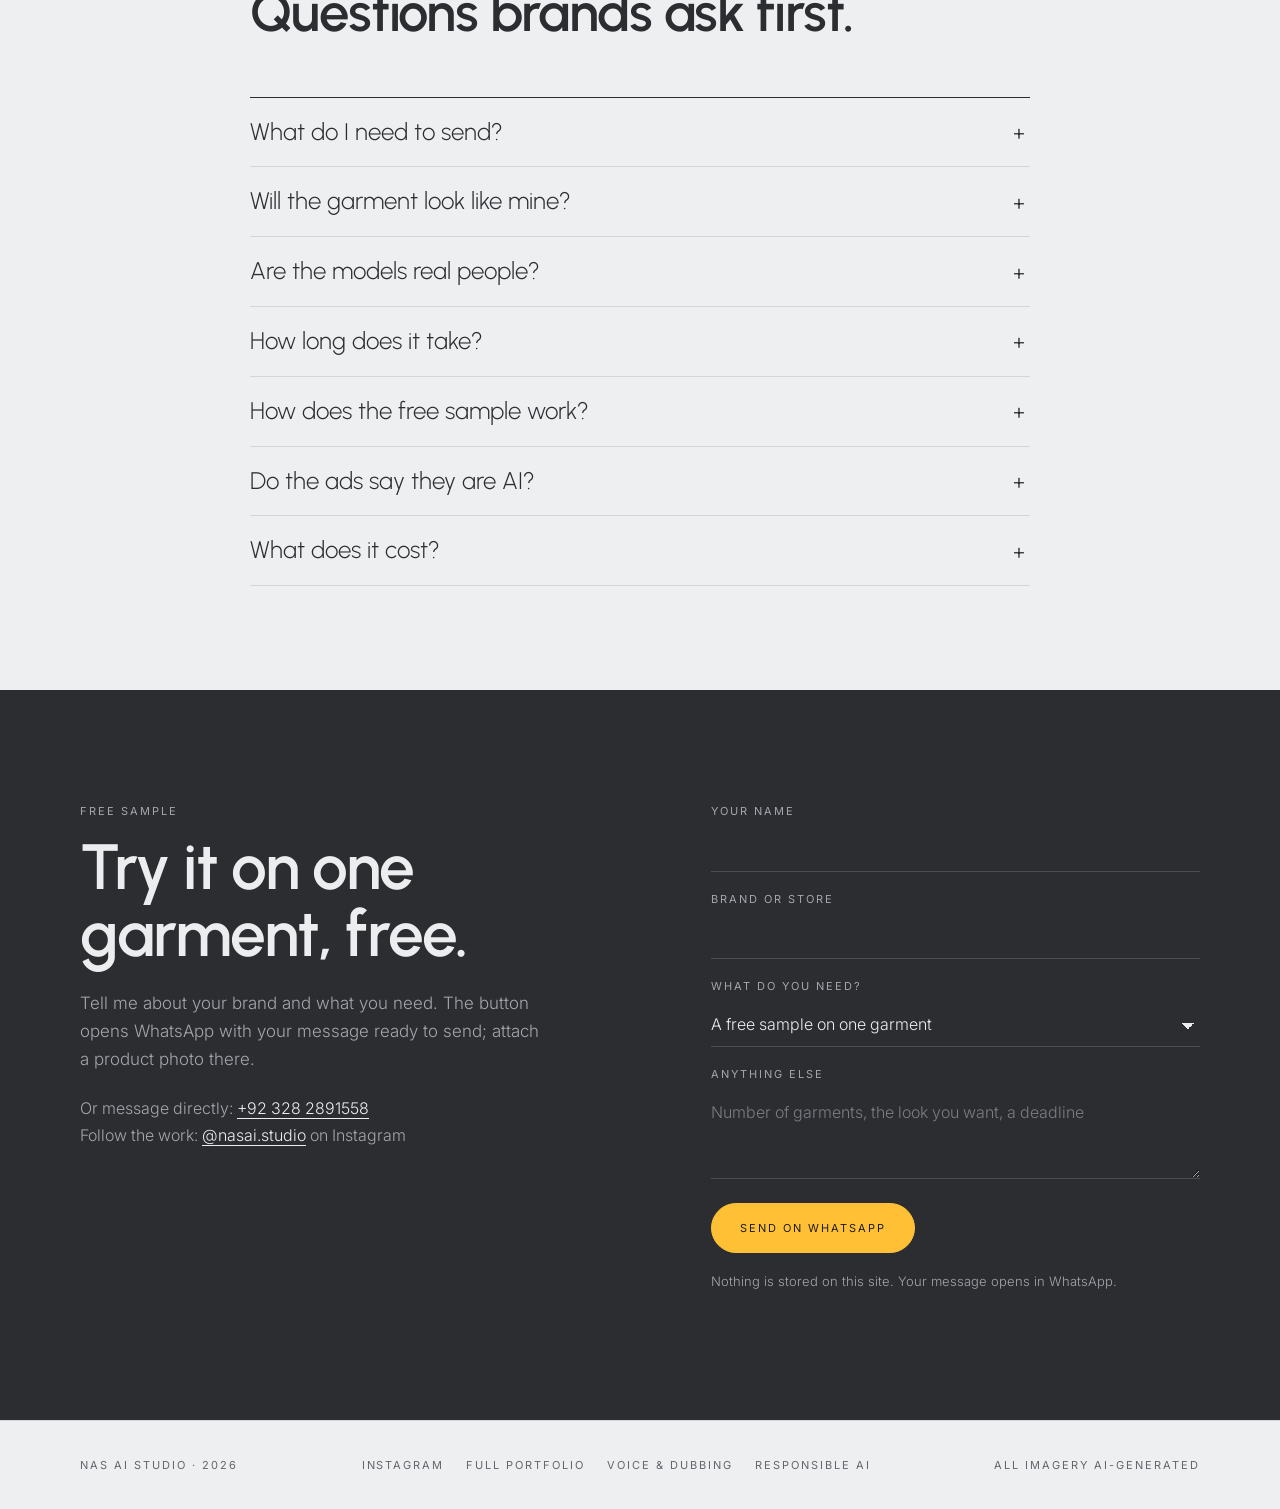
<file: studio/option-e.html>
<!doctype html>
<html lang="en">
<head>
<meta charset="utf-8">
<meta name="viewport" content="width=device-width, initial-scale=1, viewport-fit=cover">
<title>Option E · Split · NAS AI Studio · On-model photos and ads for clothing brands</title>
<meta name="description" content="Send a product photo. Get on-model photos, AI fashion models and UGC-style video ads for your clothing brand, without a photoshoot. Free sample on one garment.">
<link rel="preconnect" href="https://fonts.googleapis.com">
<link rel="preconnect" href="https://fonts.gstatic.com" crossorigin>
<link rel="stylesheet" href="https://fonts.googleapis.com/css2?family=Urbanist:wght@500;600;700&family=Inter:wght@300;400;500&display=swap">
<link rel="stylesheet" href="studio.css?v=2">
<link rel="stylesheet" href="theme-e.css?v=1">
<link rel="stylesheet" href="options.css?v=2">
<meta name="robots" content="noindex">
</head>
<body>

<header class="top">
  <div class="wrap bar">
    <a class="brand" href="#top">NAS AI Studio</a>
    <nav class="nav" aria-label="Sections">
      <a href="#services">Services</a>
      <a href="#work">Work</a>
      <a href="#process">Process</a>
      <a href="#packages">Packages</a>
      <a href="#faq">FAQ</a>
    </nav>
    <a class="btn solid small" href="#contact">Free sample</a>
  </div>
</header>

<main id="top">

  <section class="hero">
    <div class="wrap hero-grid">
      <div class="hero-copy">
        <p class="eyebrow">AI studio for clothing brands</p>
        <h1>Your garments on models.<br> <em>No <mark>photoshoot</mark>.</em></h1>
        <p class="lede">Send a flat-lay or a phone photo of your product. Get on-model photos, a consistent AI model for your brand and video ads, ready for your store and your feed.</p>
        <div class="cta">
          <a class="btn solid" href="#contact">Get a free sample</a>
          <a class="btn line" href="#work">See the work</a>
        </div>
        <ul class="facts">
          <li><b>Free</b><span>sample on one garment</span></li>
          <li><b>1 to 3 days</b><span>usual delivery</span></li>
          <li><b>4 formats</b><span>4:5 · 1:1 · 9:16 · 16:9</span></li>
        </ul>
      </div>
      <figure class="hero-media">
        <div class="ba" style="--p:50%">
          <div class="layer"><img src="../img/m3-ai.jpg" alt="AI result: a model wearing a charcoal suit, white shirt and tie" width="1200" height="1500"></div>
          <div class="layer before"><img src="../img/m3-original.jpg" alt="Original product photos: charcoal suit jacket, trousers, white shirt and knit tie" width="1200" height="1500"></div>
          <span class="tag l">You send</span>
          <span class="tag r">You get</span>
          <div class="divider"></div>
          <div class="knob" aria-hidden="true">‹ ›</div>
          <input type="range" min="0" max="100" value="50" aria-label="Compare the product photos you send with the finished model image">
        </div>
        <figcaption>Drag to compare. Product photos in, finished model image out.</figcaption>
      </figure>
    </div>
  </section>

  <section class="band" id="services">
    <div class="wrap">
      <div class="head">
        <p class="eyebrow">Services</p>
        <h2>Everything a product page and an ad account need.</h2>
      </div>
      <div class="services">
        <article class="service">
          <span class="num">01</span>
          <h3>On-model photos</h3>
          <p>Your garment on a model in a studio, on the street or in a cafe, kept true to the original.</p>
          <ul><li>Product pages and lookbooks</li><li>Any body type and skin tone</li><li>Sizes XS to XL on request</li></ul>
          <a class="more" href="#work">See photos</a>
        </article>
        <article class="service">
          <span class="num">02</span>
          <h3>Your own AI model</h3>
          <p>A fictional model built once as a full reference set, then reused in every photo, reel and ad.</p>
          <ul><li>Same face from shoot to shoot</li><li>Head angles, body and expressions</li><li>Any look, heritage and build</li></ul>
          <a class="more" href="#models">Meet the models</a>
        </article>
        <article class="service">
          <span class="num">03</span>
          <h3>UGC-style video ads</h3>
          <p>Creator-style videos with an AI presenter and a natural voice, built for TikTok, Reels and Meta ads.</p>
          <ul><li>15 to 30 seconds, 9:16</li><li>Captions and AI label included</li><li>Presenters show and explain, no fake reviews</li></ul>
          <a class="more" href="#ads">Watch ads</a>
        </article>
        <article class="service">
          <span class="num">04</span>
          <h3>Dubbing and voice</h3>
          <p>One ad, every market. Your video in 30+ languages, timed to the original.</p>
          <ul><li>Natural AI voices</li><li>Your own voice, with consent</li><li>Subtitles and transcripts</li></ul>
          <a class="more" href="../voice.html">Hear samples</a>
        </article>
      </div>
    </div>
  </section>

  <section class="band" id="work">
    <div class="wrap">
      <div class="head">
        <p class="eyebrow">Work · On-model photos</p>
        <h2>From the photo you send to the image you post.</h2>
        <p class="sub">Drag each image. The left side is the flat product photo, the right side is the finished result.</p>
      </div>
      <div class="ba-row">
        <figure>
          <div class="ba" style="--p:50%">
            <div class="layer"><img loading="lazy" src="../img/m4-ai.jpg" alt="AI result: a model in a burgundy half-zip sweatshirt, dark jeans and loafers"></div>
            <div class="layer before"><img loading="lazy" src="../img/m4-original.jpg" alt="Original product photos: burgundy half-zip sweatshirt and dark balloon jeans"></div>
            <span class="tag l">You send</span><span class="tag r">You get</span>
            <div class="divider"></div><div class="knob" aria-hidden="true">‹ ›</div>
            <input type="range" min="0" max="100" value="50" aria-label="Compare original and AI result, casual outfit">
          </div>
          <figcaption>Casual · half-zip and jeans</figcaption>
        </figure>
        <figure>
          <div class="ba" style="--p:50%">
            <div class="layer"><img loading="lazy" src="../img/m5-ai.jpg" alt="AI result: a model in a print t-shirt, grey jeans, grey coat and white trainers"></div>
            <div class="layer before"><img loading="lazy" src="../img/m5-original.jpg" alt="Original product photos: print t-shirt and grey washed jeans"></div>
            <span class="tag l">You send</span><span class="tag r">You get</span>
            <div class="divider"></div><div class="knob" aria-hidden="true">‹ ›</div>
            <input type="range" min="0" max="100" value="50" aria-label="Compare original and AI result, streetwear outfit">
          </div>
          <figcaption>Streetwear · print tee and coat</figcaption>
        </figure>
        <figure>
          <div class="ba" style="--p:50%">
            <div class="layer"><img loading="lazy" src="../img/m3-ai.jpg" alt="AI result: a model in a charcoal suit, white shirt and tie"></div>
            <div class="layer before"><img loading="lazy" src="../img/m3-original.jpg" alt="Original product photos: charcoal suit, white shirt and knit tie"></div>
            <span class="tag l">You send</span><span class="tag r">You get</span>
            <div class="divider"></div><div class="knob" aria-hidden="true">‹ ›</div>
            <input type="range" min="0" max="100" value="50" aria-label="Compare original and AI result, tailoring">
          </div>
          <figcaption>Tailoring · suit, shirt and tie</figcaption>
        </figure>
      </div>
    </div>
  </section>

  <section class="band" id="models">
    <div class="wrap">
      <div class="head">
        <p class="eyebrow">Work · AI models</p>
        <h2>Pick a face, or have one made for your brand.</h2>
        <p class="sub">Every model is fictional. Each one can be built into a full reference set so they look the same in every image and video.</p>
      </div>
      <div class="faces">
        <figure><img loading="lazy" src="../img/other-03.jpg" alt="Hamza, AI model"><figcaption>Hamza</figcaption></figure>
        <figure><img loading="lazy" src="../img/female-sana.jpg?v=2" alt="Sana, AI model"><figcaption>Sana</figcaption></figure>
        <figure><img loading="lazy" src="../img/other-02.jpg" alt="Oliver, AI model"><figcaption>Oliver</figcaption></figure>
        <figure><img loading="lazy" src="../img/female-sofia.jpg" alt="Sofia, AI model"><figcaption>Sofia</figcaption></figure>
        <figure><img loading="lazy" src="../img/other-05.jpg" alt="Karim, AI model"><figcaption>Karim</figcaption></figure>
        <figure><img loading="lazy" src="../img/female-noor.jpg" alt="Noor, AI model"><figcaption>Noor</figcaption></figure>
        <figure><img loading="lazy" src="../img/other-04.jpg" alt="Finn, AI model"><figcaption>Finn</figcaption></figure>
        <figure><img loading="lazy" src="../img/female-isla.jpg" alt="Isla, AI model"><figcaption>Isla</figcaption></figure>
      </div>
      <div class="split">
        <figure class="sheet"><img loading="lazy" src="../img/adam-body.jpg" alt="A model reference sheet: full body from the front, side and back"><figcaption>A reference set: body from the front, side and back</figcaption></figure>
        <div class="split-copy">
          <h3>One model, every shoot.</h3>
          <p>A reference set holds the head from six angles, the body from three and a range of expressions. It is what keeps the face, build and details the same across a whole collection.</p>
          <a class="btn line" href="../fashion.html#models">See a full reference set</a>
        </div>
      </div>
    </div>
  </section>

  <section class="band" id="ads">
    <div class="wrap">
      <div class="head">
        <p class="eyebrow">Work · Video ads</p>
        <h2>Ads that look like a creator made them.</h2>
        <p class="sub">An AI presenter, your product and a natural voice. Presenters are fictional and labelled as AI in every video.</p>
      </div>
      <div class="ads">
        <figure>
          <video controls preload="none" playsinline poster="../media/ugc/zorva-lime-strike-rayan-poster.jpg"><source src="../media/ugc/zorva-lime-strike-rayan.mp4" type="video/mp4"></video>
          <figcaption><b>Energy drink</b><span>30 s gym selfie ad</span></figcaption>
        </figure>
        <figure>
          <video controls preload="none" playsinline poster="../media/ugc/night-amber-inaya-poster.jpg"><source src="../media/ugc/night-amber-inaya.mp4" type="video/mp4"></video>
          <figcaption><b>Perfume</b><span>15 s PR unboxing</span></figcaption>
        </figure>
        <figure>
          <video controls preload="none" playsinline poster="../media/ugc/suede-bomber-mira-poster.jpg"><source src="../media/ugc/suede-bomber-mira.mp4" type="video/mp4"></video>
          <figcaption><b>Jacket</b><span>"Check these three details"</span></figcaption>
        </figure>
      </div>
      <p class="note">The brands in these samples are fictional and were made to show the work.</p>
    </div>
  </section>

  <section class="band tint" id="process">
    <div class="wrap">
      <div class="head">
        <p class="eyebrow">Process</p>
        <h2>Three steps, no studio.</h2>
      </div>
      <ol class="steps">
        <li><span class="num">01</span><h3>Send the garment</h3><p>A flat-lay or a phone photo is enough. Tell me the look, the model and where the images will be used.</p></li>
        <li><span class="num">02</span><h3>I make the content</h3><p>Models, scenes and motion matched to your brand, checked by hand before you see them.</p></li>
        <li><span class="num">03</span><h3>Review and download</h3><p>Ask for changes, then take the final files in the formats you need.</p></li>
      </ol>
    </div>
  </section>

  <section class="band" id="packages">
    <div class="wrap">
      <div class="head">
        <p class="eyebrow">Packages</p>
        <h2>Start with photos. Add video when you are ready.</h2>
        <p class="sub">Each package builds on the one before it. The price depends on how many garments and pieces you need; send your product photos and I will quote within a day.</p>
      </div>
      <div class="packs">
        <article class="pack">
          <h3>Starter</h3>
          <p class="for">For a store that needs better product pages.</p>
          <ul><li>Model and lifestyle photos</li><li>Catalog images</li></ul>
          <a class="btn line" href="#contact" data-pack="Starter">Ask for a quote</a>
        </article>
        <article class="pack">
          <h3>Growth</h3>
          <p class="for">For brands posting reels every week.</p>
          <ul><li>Everything in Starter</li><li>Model reels</li></ul>
          <a class="btn line" href="#contact" data-pack="Growth">Ask for a quote</a>
        </article>
        <article class="pack">
          <h3>Full</h3>
          <p class="for">For brands running paid ads.</p>
          <ul><li>Everything in Growth</li><li>UGC-style ads</li><li>3D product videos</li></ul>
          <a class="btn line" href="#contact" data-pack="Full">Ask for a quote</a>
        </article>
      </div>
      <p class="note">Dubbing and voiceover can be added to any package.</p>
    </div>
  </section>

  <section class="band" id="faq">
    <div class="wrap narrow">
      <div class="head">
        <p class="eyebrow">FAQ</p>
        <h2>Questions brands ask first.</h2>
      </div>
      <div class="faq">
        <details><summary>What do I need to send?</summary><p>A clear photo of the garment: a flat-lay, a hanger shot or a phone photo. Add any notes on the look you want, the kind of model and where the images will be used.</p></details>
        <details><summary>Will the garment look like mine?</summary><p>Yes. The garment is kept true to the original, and you review every image. If a detail is off, ask for a change before you take the final files.</p></details>
        <details><summary>Are the models real people?</summary><p>No. Every model and presenter is fictional and AI-generated. Real faces are not used as references.</p></details>
        <details><summary>How long does it take?</summary><p>Usually 1 to 3 days, depending on how many pieces you need.</p></details>
        <details><summary>How does the free sample work?</summary><p>Send one product photo and I will make a sample from it, so you can judge the quality before you order anything.</p></details>
        <details><summary>Do the ads say they are AI?</summary><p>Yes. Video ads carry an "AI-generated creator" label, and presenters show and explain the product without pretending to be real customers. See the <a href="../responsible-ai.html">Responsible AI policy</a>.</p></details>
        <details><summary>What does it cost?</summary><p>It depends on the number of garments and the pieces per garment. Send your product photos and I will quote within a day.</p></details>
      </div>
    </div>
  </section>

  <section class="contact" id="contact">
    <div class="wrap contact-grid">
      <div>
        <p class="eyebrow">Free sample</p>
        <h2>Try it on one garment, <em>free.</em></h2>
        <p class="lede">Tell me about your brand and what you need. The button opens WhatsApp with your message ready to send; attach a product photo there.</p>
        <p class="direct">Or message directly: <a href="https://wa.me/923282891558" target="_blank" rel="noopener">+92 328 2891558</a><br>Follow the work: <a href="https://www.instagram.com/nasai.studio/" target="_blank" rel="noopener">@nasai.studio</a> on Instagram</p>
      </div>
      <form class="form" id="brief" novalidate>
        <label>Your name<input name="name" autocomplete="name" required></label>
        <label>Brand or store<input name="brand" autocomplete="organization"></label>
        <label>What do you need?
          <select name="need">
            <option>A free sample on one garment</option>
            <option>On-model photos</option>
            <option>An AI model for my brand</option>
            <option>UGC-style video ads</option>
            <option>Dubbing and voice</option>
            <option>Starter package</option>
            <option>Growth package</option>
            <option>Full package</option>
          </select>
        </label>
        <label>Anything else<textarea name="note" rows="3" placeholder="Number of garments, the look you want, a deadline"></textarea></label>
        <button class="btn solid" type="submit">Send on WhatsApp</button>
        <p class="form-note">Nothing is stored on this site. Your message opens in WhatsApp.</p>
      </form>
    </div>
  </section>

</main>

<footer class="foot">
  <div class="wrap bar">
    <span>NAS AI Studio · 2026</span>
    <nav aria-label="More"><a href="https://www.instagram.com/nasai.studio/" target="_blank" rel="noopener">Instagram</a><a href="../index.html">Full portfolio</a><a href="../voice.html">Voice &amp; dubbing</a><a href="../responsible-ai.html">Responsible AI</a></nav>
    <span>All imagery AI-generated</span>
  </div>
</footer>

<a class="sticky-cta" href="#contact">Get a free sample</a>

<nav class="opt-switch" aria-label="Colour options"><span>Palette</span><a href="option-a.html" title="Option A · Graphite">A</a><a href="option-b.html" title="Option B · Silver">B</a><a href="option-c.html" title="Option C · Monochrome gold">C</a><a href="option-d.html" title="Option D · Slate">D</a><a href="option-e.html" aria-current="page" title="Option E · Split">E</a><a href="option-f.html" title="Option F · Pewter">F</a></nav>
<script src="studio.js?v=1"></script>
</body>
</html>
</file>
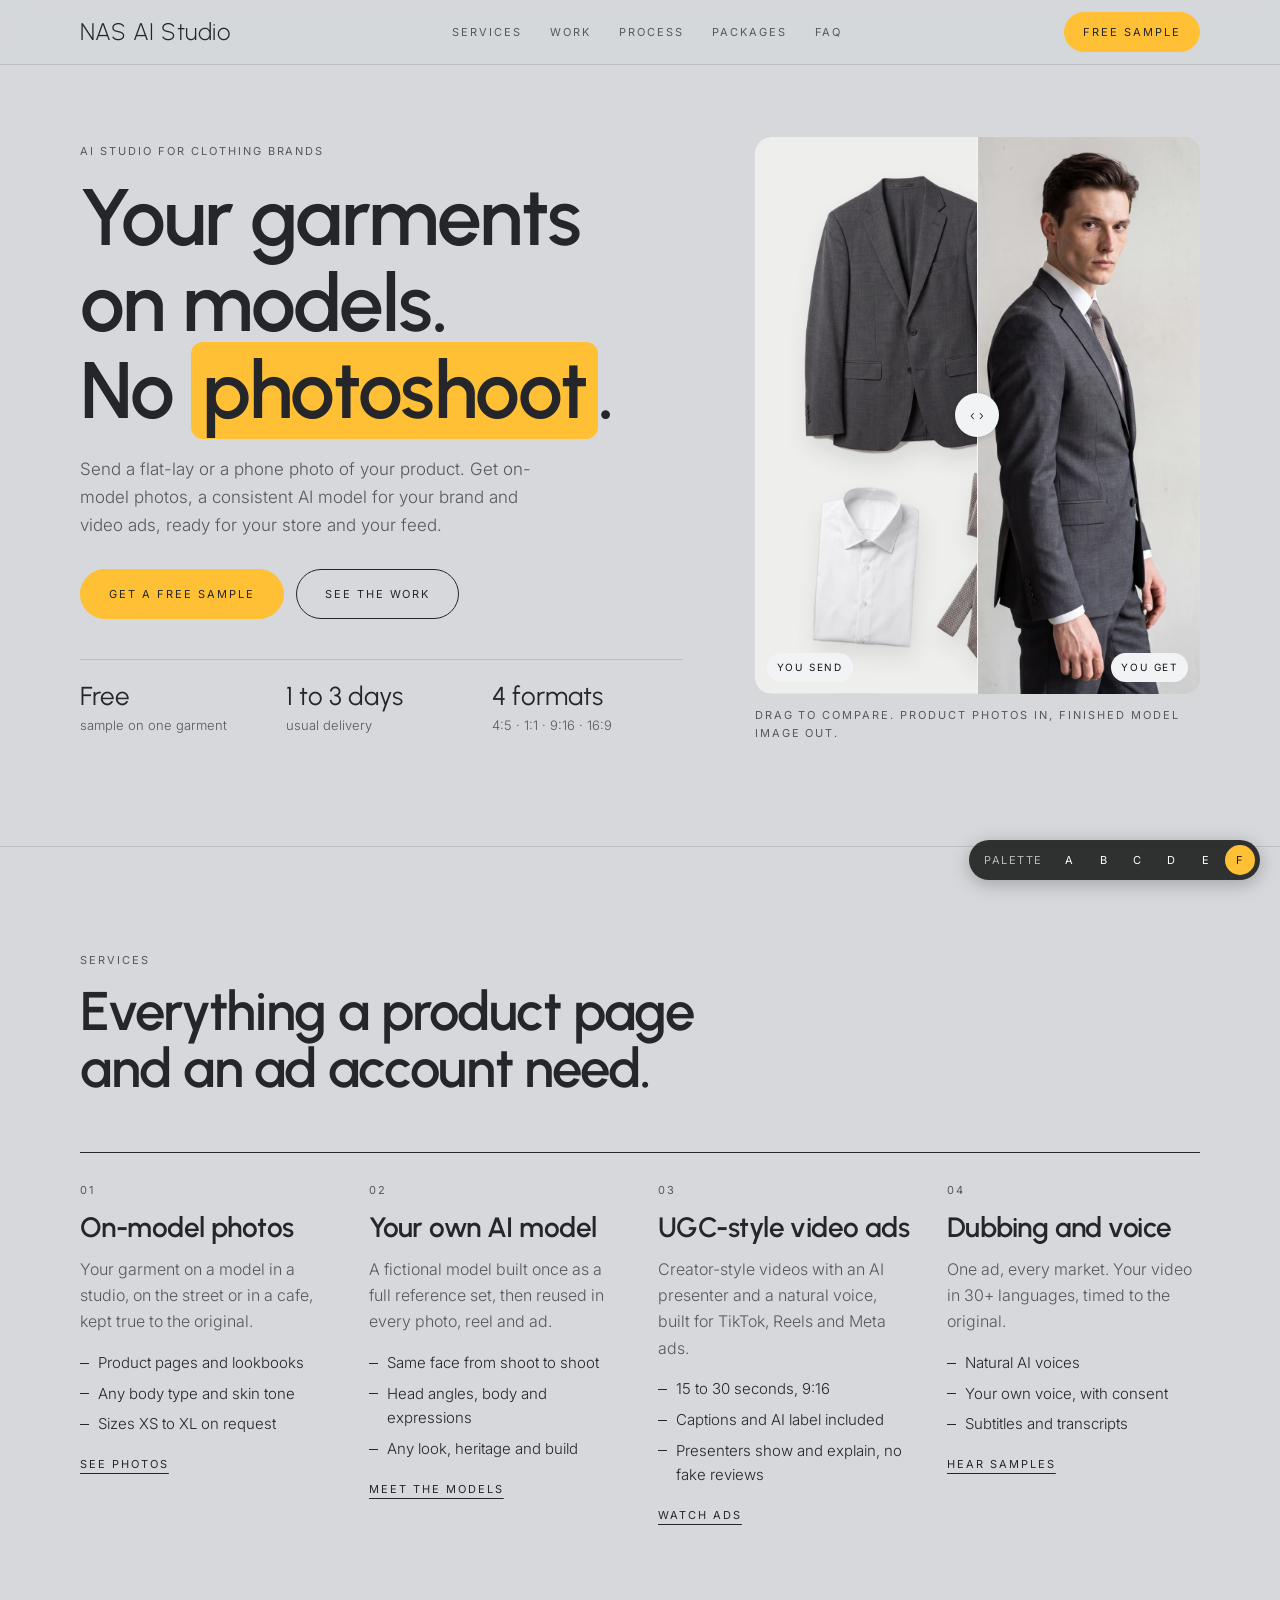
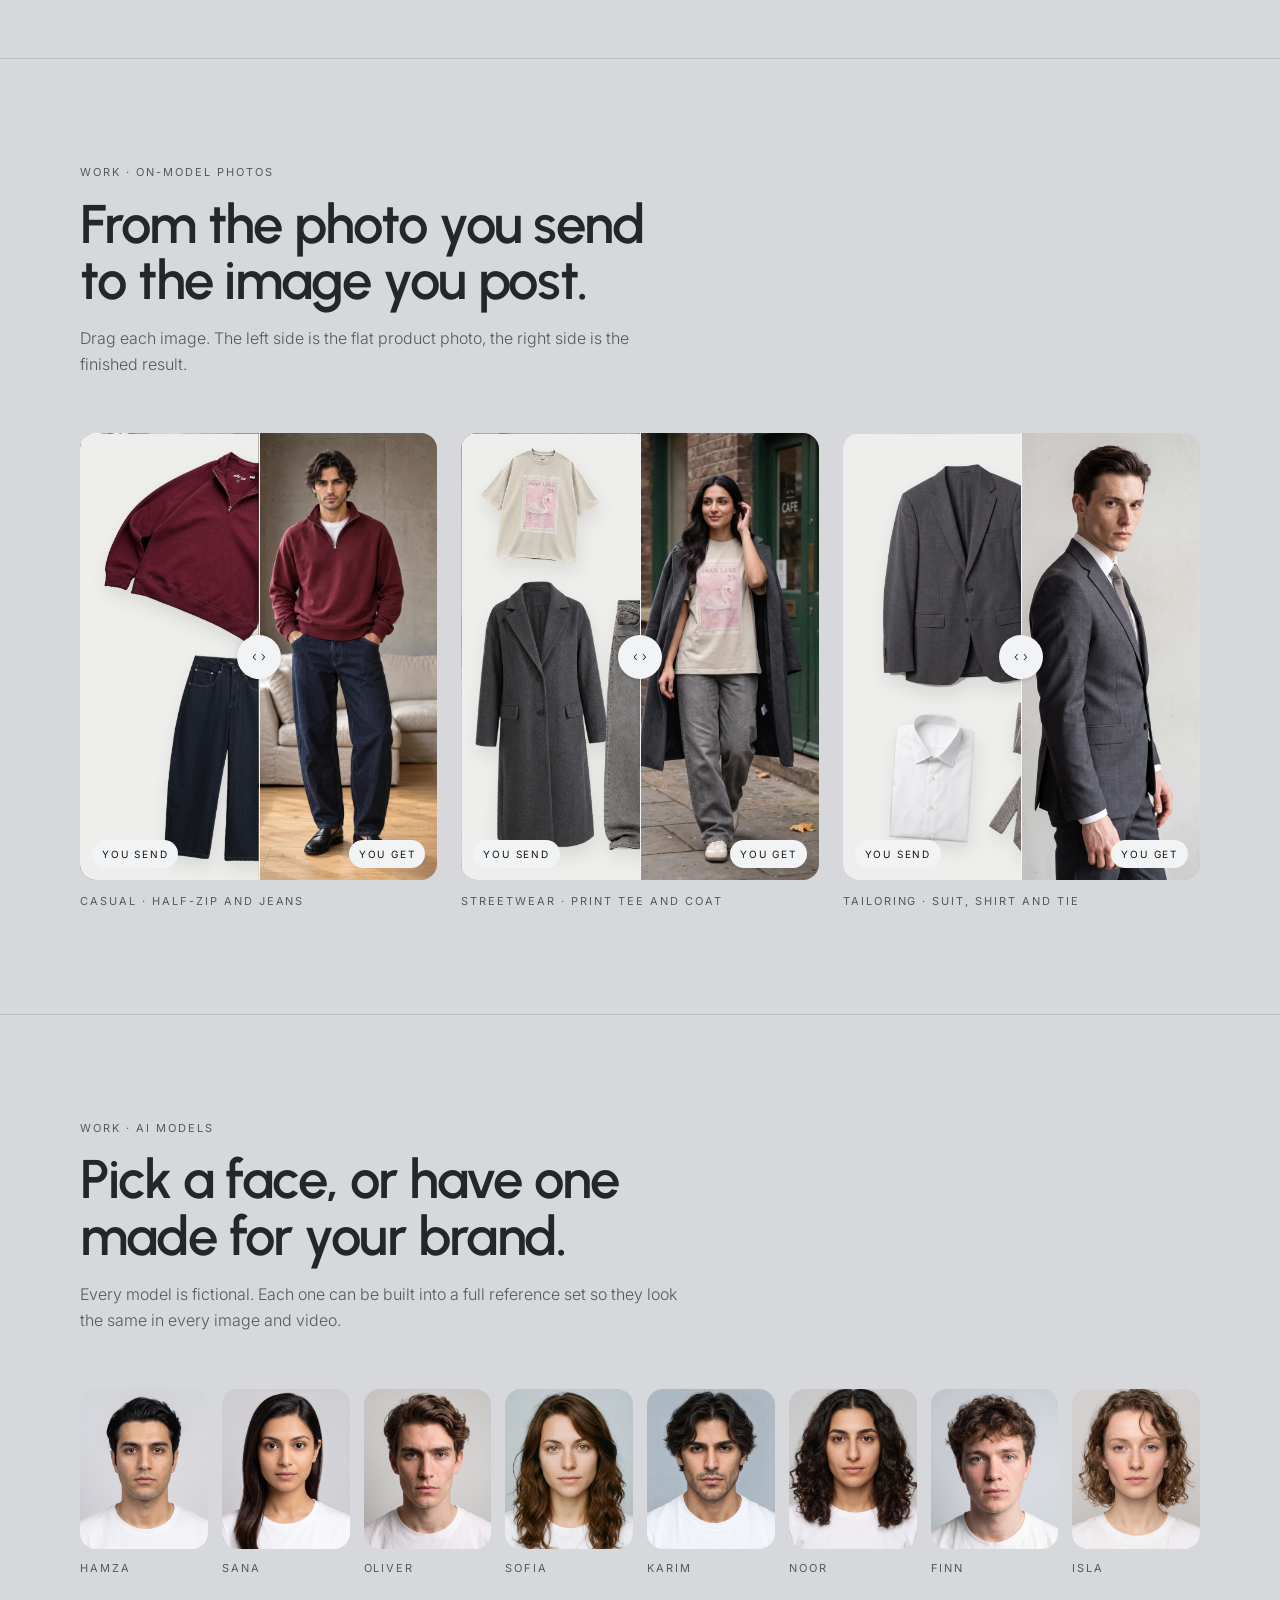
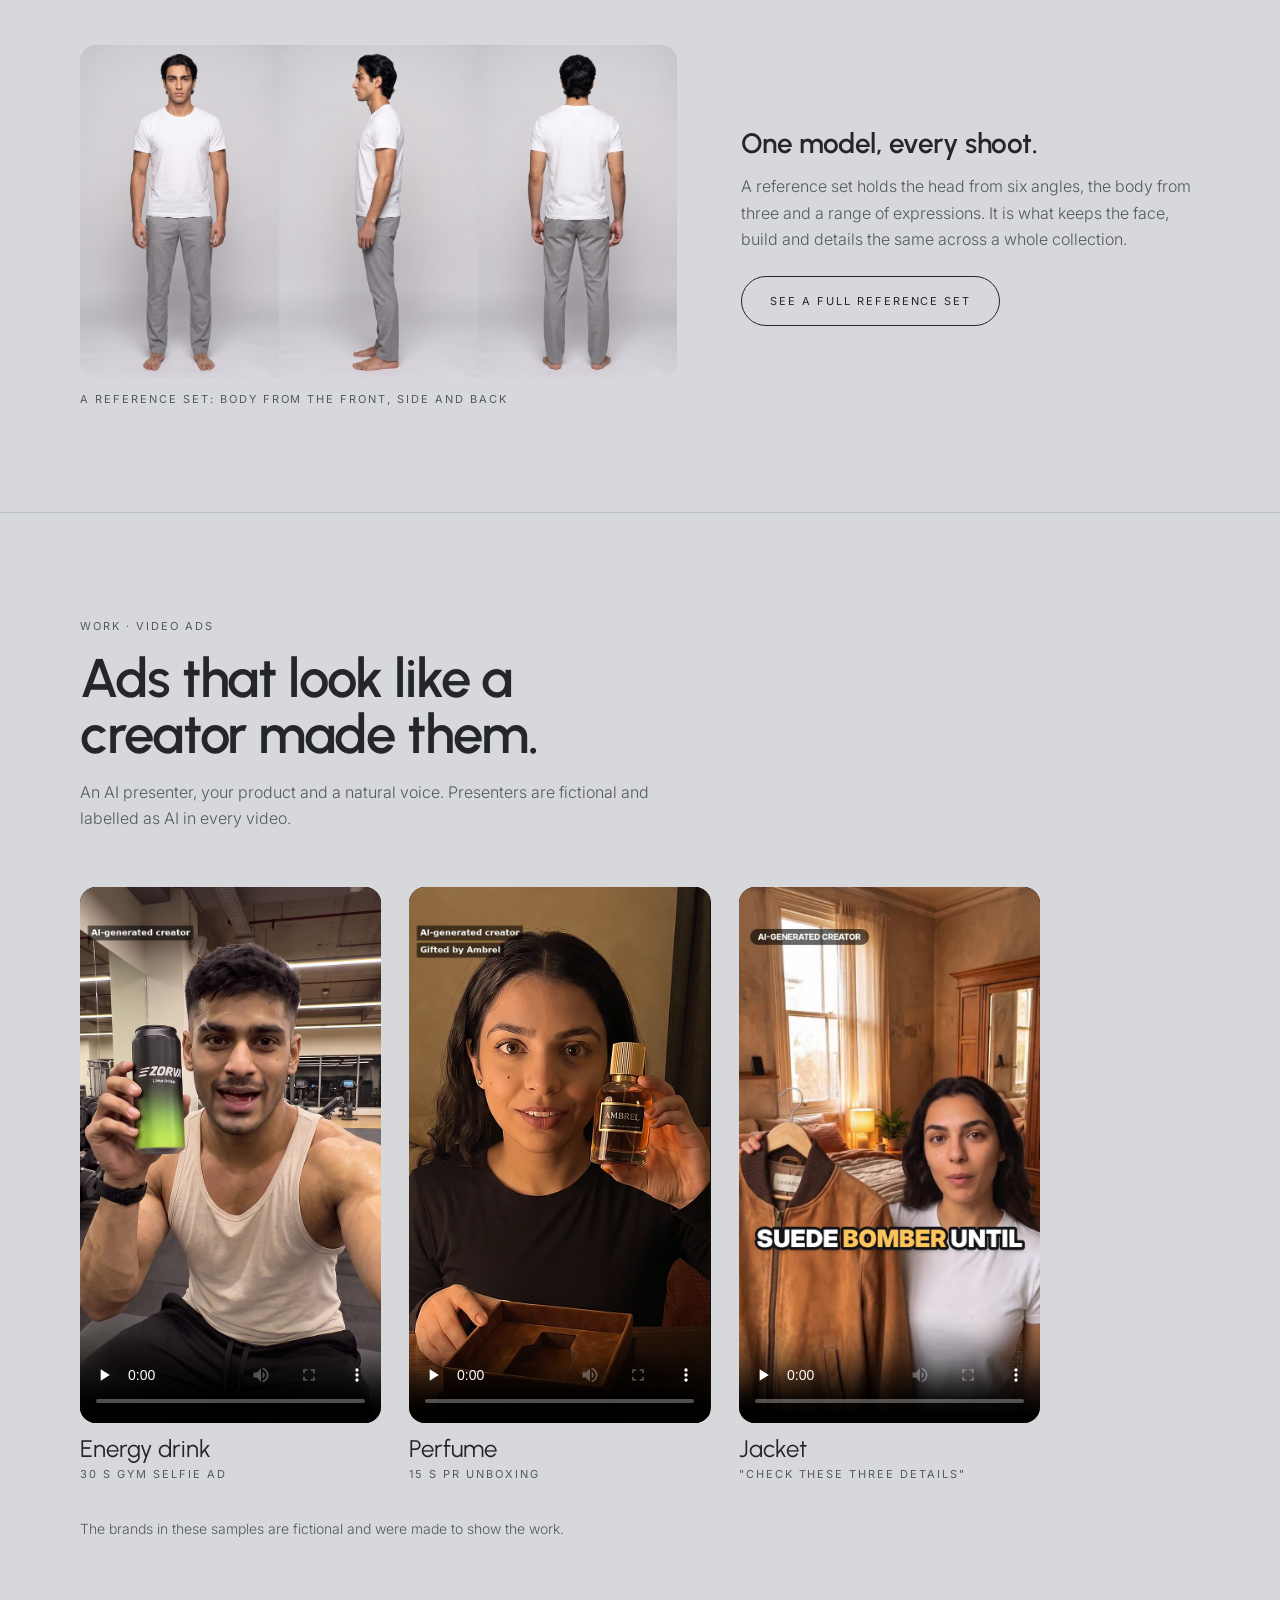
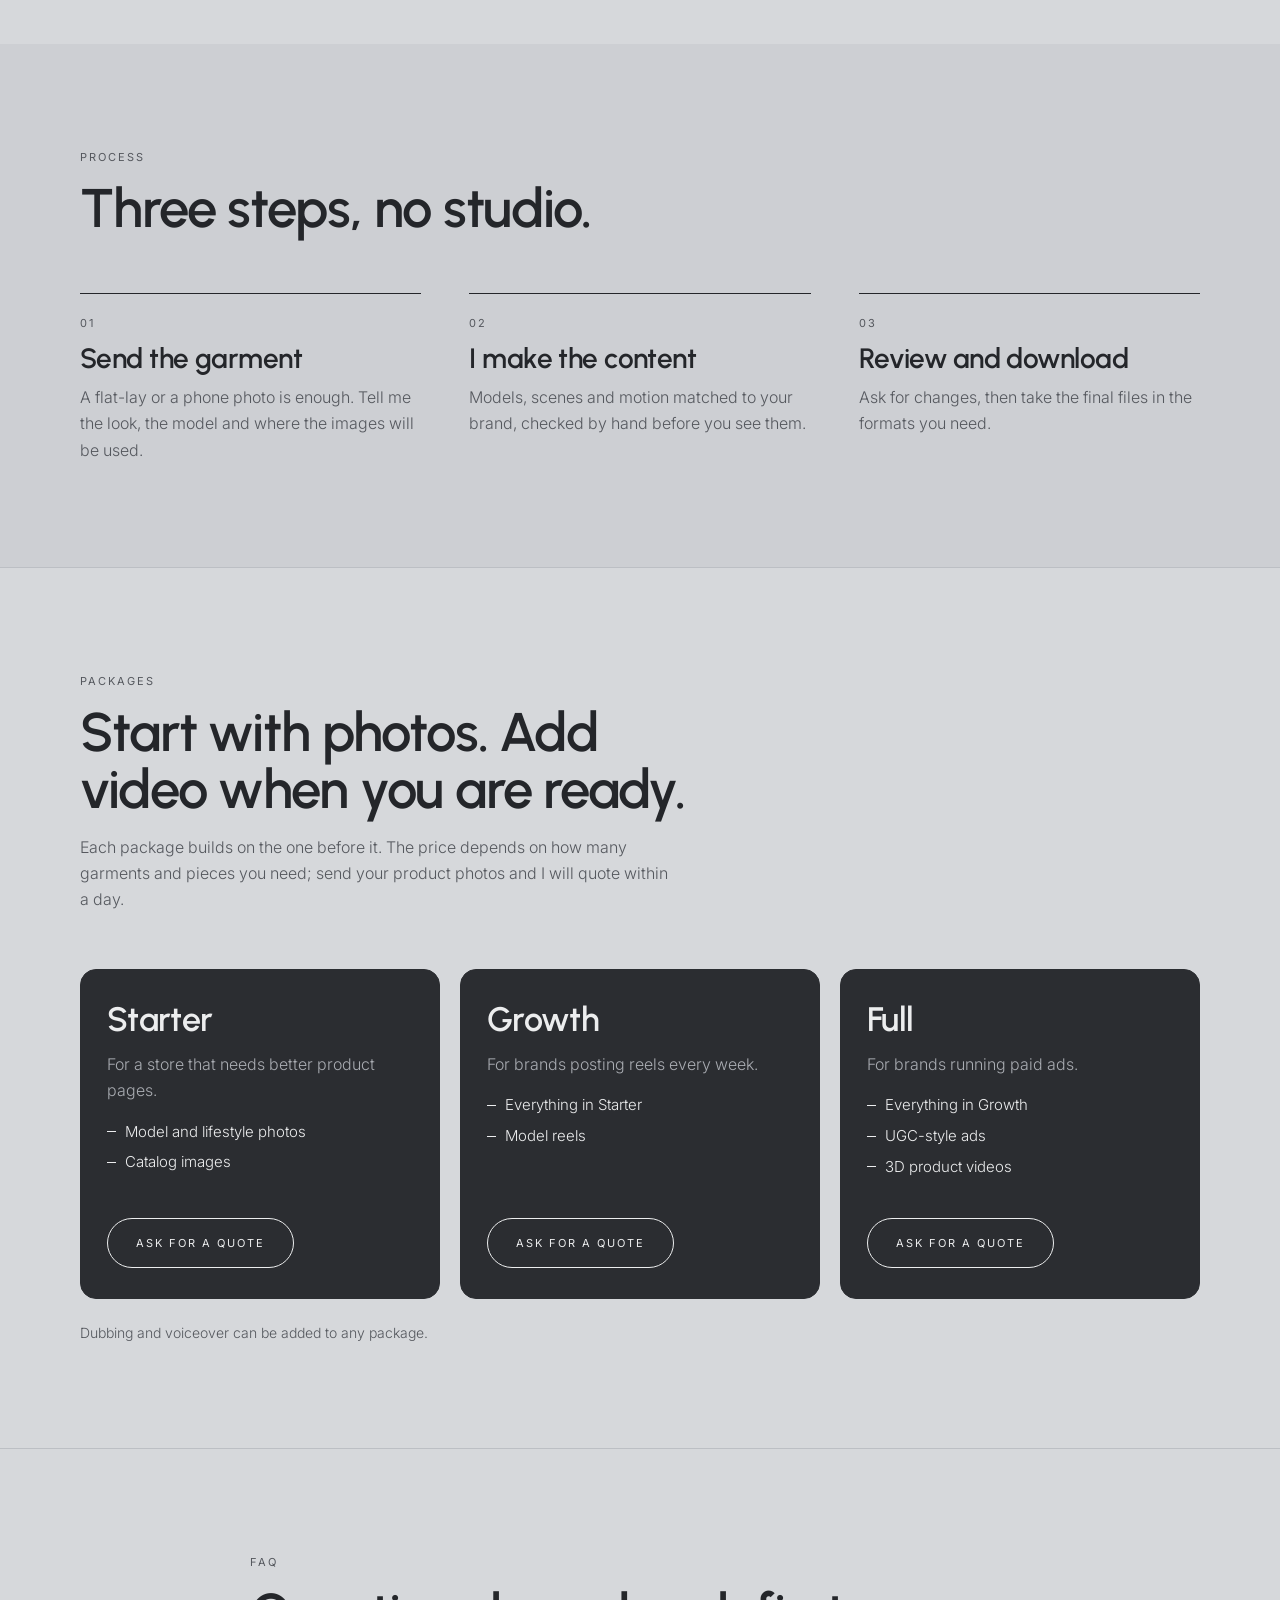
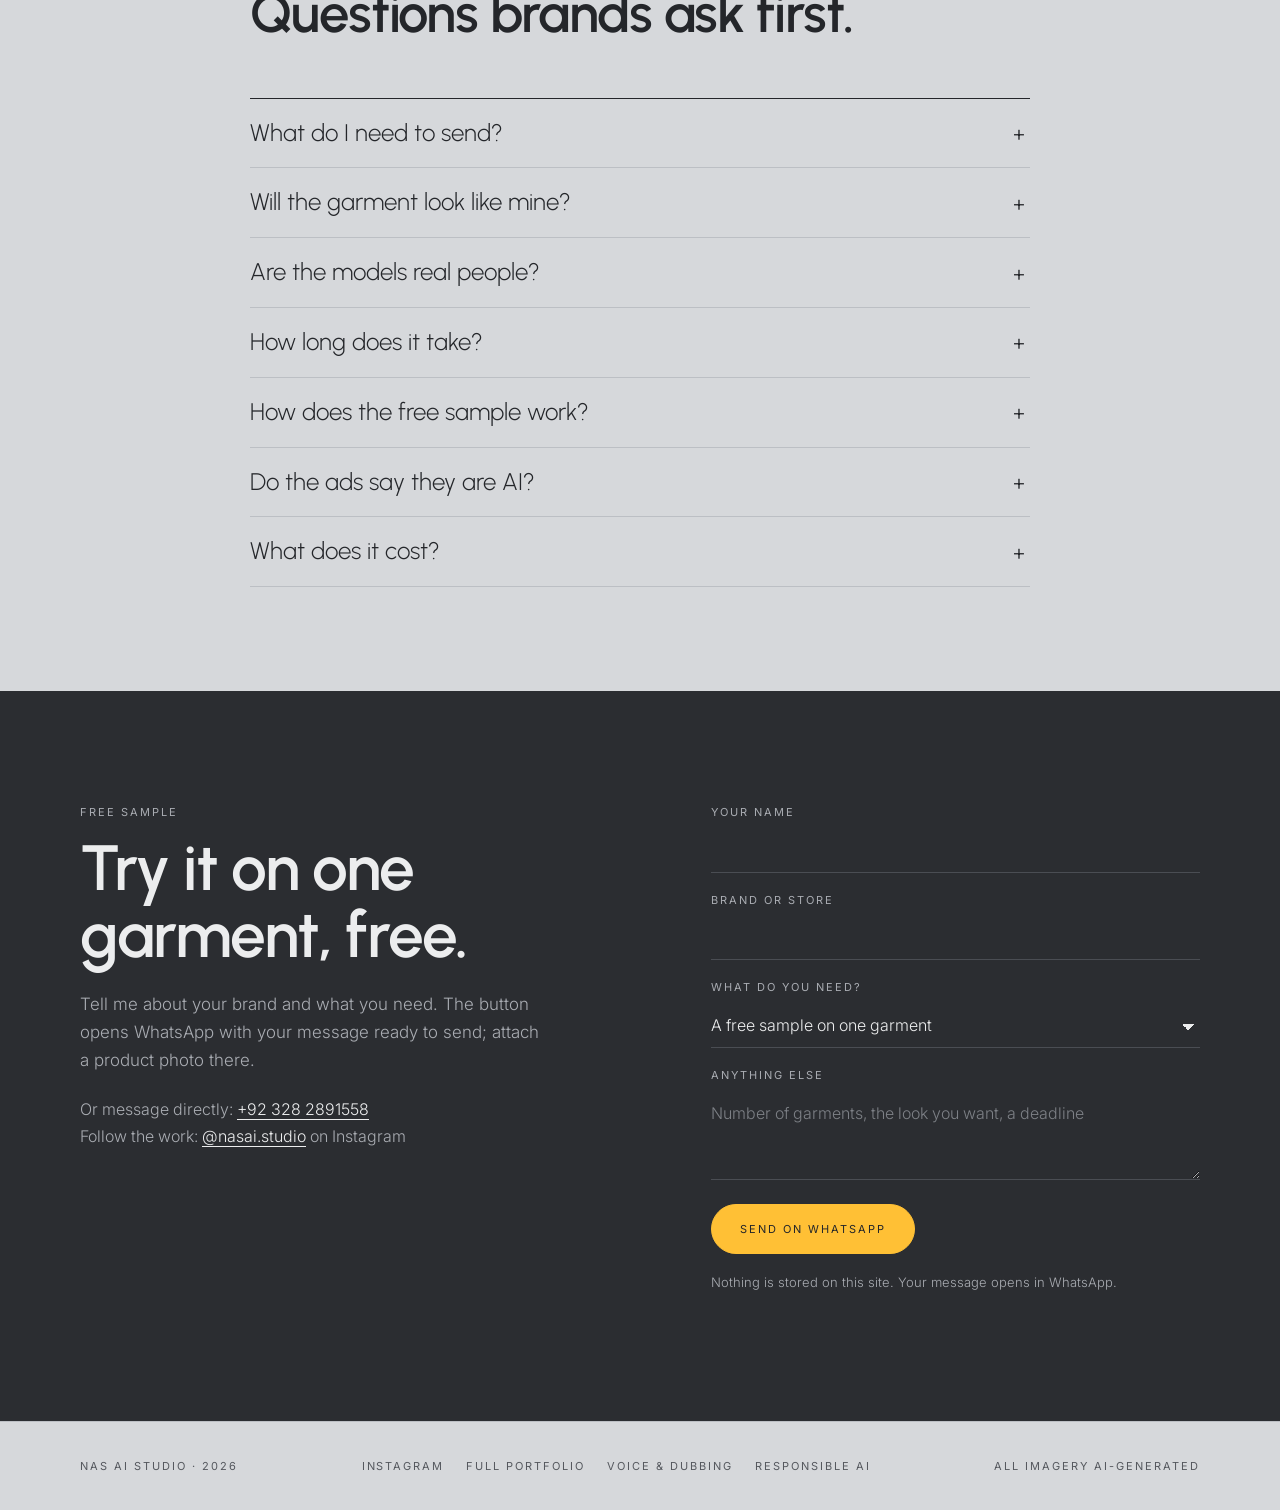
<file: studio/option-f.html>
<!doctype html>
<html lang="en">
<head>
<meta charset="utf-8">
<meta name="viewport" content="width=device-width, initial-scale=1, viewport-fit=cover">
<title>Option F · Pewter · NAS AI Studio · On-model photos and ads for clothing brands</title>
<meta name="description" content="Send a product photo. Get on-model photos, AI fashion models and UGC-style video ads for your clothing brand, without a photoshoot. Free sample on one garment.">
<link rel="preconnect" href="https://fonts.googleapis.com">
<link rel="preconnect" href="https://fonts.gstatic.com" crossorigin>
<link rel="stylesheet" href="https://fonts.googleapis.com/css2?family=Urbanist:wght@500;600;700&family=Inter:wght@300;400;500&display=swap">
<link rel="stylesheet" href="studio.css?v=2">
<link rel="stylesheet" href="theme-f.css?v=1">
<link rel="stylesheet" href="options.css?v=2">
<meta name="robots" content="noindex">
</head>
<body>

<header class="top">
  <div class="wrap bar">
    <a class="brand" href="#top">NAS AI Studio</a>
    <nav class="nav" aria-label="Sections">
      <a href="#services">Services</a>
      <a href="#work">Work</a>
      <a href="#process">Process</a>
      <a href="#packages">Packages</a>
      <a href="#faq">FAQ</a>
    </nav>
    <a class="btn solid small" href="#contact">Free sample</a>
  </div>
</header>

<main id="top">

  <section class="hero">
    <div class="wrap hero-grid">
      <div class="hero-copy">
        <p class="eyebrow">AI studio for clothing brands</p>
        <h1>Your garments on models.<br> <em>No <mark>photoshoot</mark>.</em></h1>
        <p class="lede">Send a flat-lay or a phone photo of your product. Get on-model photos, a consistent AI model for your brand and video ads, ready for your store and your feed.</p>
        <div class="cta">
          <a class="btn solid" href="#contact">Get a free sample</a>
          <a class="btn line" href="#work">See the work</a>
        </div>
        <ul class="facts">
          <li><b>Free</b><span>sample on one garment</span></li>
          <li><b>1 to 3 days</b><span>usual delivery</span></li>
          <li><b>4 formats</b><span>4:5 · 1:1 · 9:16 · 16:9</span></li>
        </ul>
      </div>
      <figure class="hero-media">
        <div class="ba" style="--p:50%">
          <div class="layer"><img src="../img/m3-ai.jpg" alt="AI result: a model wearing a charcoal suit, white shirt and tie" width="1200" height="1500"></div>
          <div class="layer before"><img src="../img/m3-original.jpg" alt="Original product photos: charcoal suit jacket, trousers, white shirt and knit tie" width="1200" height="1500"></div>
          <span class="tag l">You send</span>
          <span class="tag r">You get</span>
          <div class="divider"></div>
          <div class="knob" aria-hidden="true">‹ ›</div>
          <input type="range" min="0" max="100" value="50" aria-label="Compare the product photos you send with the finished model image">
        </div>
        <figcaption>Drag to compare. Product photos in, finished model image out.</figcaption>
      </figure>
    </div>
  </section>

  <section class="band" id="services">
    <div class="wrap">
      <div class="head">
        <p class="eyebrow">Services</p>
        <h2>Everything a product page and an ad account need.</h2>
      </div>
      <div class="services">
        <article class="service">
          <span class="num">01</span>
          <h3>On-model photos</h3>
          <p>Your garment on a model in a studio, on the street or in a cafe, kept true to the original.</p>
          <ul><li>Product pages and lookbooks</li><li>Any body type and skin tone</li><li>Sizes XS to XL on request</li></ul>
          <a class="more" href="#work">See photos</a>
        </article>
        <article class="service">
          <span class="num">02</span>
          <h3>Your own AI model</h3>
          <p>A fictional model built once as a full reference set, then reused in every photo, reel and ad.</p>
          <ul><li>Same face from shoot to shoot</li><li>Head angles, body and expressions</li><li>Any look, heritage and build</li></ul>
          <a class="more" href="#models">Meet the models</a>
        </article>
        <article class="service">
          <span class="num">03</span>
          <h3>UGC-style video ads</h3>
          <p>Creator-style videos with an AI presenter and a natural voice, built for TikTok, Reels and Meta ads.</p>
          <ul><li>15 to 30 seconds, 9:16</li><li>Captions and AI label included</li><li>Presenters show and explain, no fake reviews</li></ul>
          <a class="more" href="#ads">Watch ads</a>
        </article>
        <article class="service">
          <span class="num">04</span>
          <h3>Dubbing and voice</h3>
          <p>One ad, every market. Your video in 30+ languages, timed to the original.</p>
          <ul><li>Natural AI voices</li><li>Your own voice, with consent</li><li>Subtitles and transcripts</li></ul>
          <a class="more" href="../voice.html">Hear samples</a>
        </article>
      </div>
    </div>
  </section>

  <section class="band" id="work">
    <div class="wrap">
      <div class="head">
        <p class="eyebrow">Work · On-model photos</p>
        <h2>From the photo you send to the image you post.</h2>
        <p class="sub">Drag each image. The left side is the flat product photo, the right side is the finished result.</p>
      </div>
      <div class="ba-row">
        <figure>
          <div class="ba" style="--p:50%">
            <div class="layer"><img loading="lazy" src="../img/m4-ai.jpg" alt="AI result: a model in a burgundy half-zip sweatshirt, dark jeans and loafers"></div>
            <div class="layer before"><img loading="lazy" src="../img/m4-original.jpg" alt="Original product photos: burgundy half-zip sweatshirt and dark balloon jeans"></div>
            <span class="tag l">You send</span><span class="tag r">You get</span>
            <div class="divider"></div><div class="knob" aria-hidden="true">‹ ›</div>
            <input type="range" min="0" max="100" value="50" aria-label="Compare original and AI result, casual outfit">
          </div>
          <figcaption>Casual · half-zip and jeans</figcaption>
        </figure>
        <figure>
          <div class="ba" style="--p:50%">
            <div class="layer"><img loading="lazy" src="../img/m5-ai.jpg" alt="AI result: a model in a print t-shirt, grey jeans, grey coat and white trainers"></div>
            <div class="layer before"><img loading="lazy" src="../img/m5-original.jpg" alt="Original product photos: print t-shirt and grey washed jeans"></div>
            <span class="tag l">You send</span><span class="tag r">You get</span>
            <div class="divider"></div><div class="knob" aria-hidden="true">‹ ›</div>
            <input type="range" min="0" max="100" value="50" aria-label="Compare original and AI result, streetwear outfit">
          </div>
          <figcaption>Streetwear · print tee and coat</figcaption>
        </figure>
        <figure>
          <div class="ba" style="--p:50%">
            <div class="layer"><img loading="lazy" src="../img/m3-ai.jpg" alt="AI result: a model in a charcoal suit, white shirt and tie"></div>
            <div class="layer before"><img loading="lazy" src="../img/m3-original.jpg" alt="Original product photos: charcoal suit, white shirt and knit tie"></div>
            <span class="tag l">You send</span><span class="tag r">You get</span>
            <div class="divider"></div><div class="knob" aria-hidden="true">‹ ›</div>
            <input type="range" min="0" max="100" value="50" aria-label="Compare original and AI result, tailoring">
          </div>
          <figcaption>Tailoring · suit, shirt and tie</figcaption>
        </figure>
      </div>
    </div>
  </section>

  <section class="band" id="models">
    <div class="wrap">
      <div class="head">
        <p class="eyebrow">Work · AI models</p>
        <h2>Pick a face, or have one made for your brand.</h2>
        <p class="sub">Every model is fictional. Each one can be built into a full reference set so they look the same in every image and video.</p>
      </div>
      <div class="faces">
        <figure><img loading="lazy" src="../img/other-03.jpg" alt="Hamza, AI model"><figcaption>Hamza</figcaption></figure>
        <figure><img loading="lazy" src="../img/female-sana.jpg?v=2" alt="Sana, AI model"><figcaption>Sana</figcaption></figure>
        <figure><img loading="lazy" src="../img/other-02.jpg" alt="Oliver, AI model"><figcaption>Oliver</figcaption></figure>
        <figure><img loading="lazy" src="../img/female-sofia.jpg" alt="Sofia, AI model"><figcaption>Sofia</figcaption></figure>
        <figure><img loading="lazy" src="../img/other-05.jpg" alt="Karim, AI model"><figcaption>Karim</figcaption></figure>
        <figure><img loading="lazy" src="../img/female-noor.jpg" alt="Noor, AI model"><figcaption>Noor</figcaption></figure>
        <figure><img loading="lazy" src="../img/other-04.jpg" alt="Finn, AI model"><figcaption>Finn</figcaption></figure>
        <figure><img loading="lazy" src="../img/female-isla.jpg" alt="Isla, AI model"><figcaption>Isla</figcaption></figure>
      </div>
      <div class="split">
        <figure class="sheet"><img loading="lazy" src="../img/adam-body.jpg" alt="A model reference sheet: full body from the front, side and back"><figcaption>A reference set: body from the front, side and back</figcaption></figure>
        <div class="split-copy">
          <h3>One model, every shoot.</h3>
          <p>A reference set holds the head from six angles, the body from three and a range of expressions. It is what keeps the face, build and details the same across a whole collection.</p>
          <a class="btn line" href="../fashion.html#models">See a full reference set</a>
        </div>
      </div>
    </div>
  </section>

  <section class="band" id="ads">
    <div class="wrap">
      <div class="head">
        <p class="eyebrow">Work · Video ads</p>
        <h2>Ads that look like a creator made them.</h2>
        <p class="sub">An AI presenter, your product and a natural voice. Presenters are fictional and labelled as AI in every video.</p>
      </div>
      <div class="ads">
        <figure>
          <video controls preload="none" playsinline poster="../media/ugc/zorva-lime-strike-rayan-poster.jpg"><source src="../media/ugc/zorva-lime-strike-rayan.mp4" type="video/mp4"></video>
          <figcaption><b>Energy drink</b><span>30 s gym selfie ad</span></figcaption>
        </figure>
        <figure>
          <video controls preload="none" playsinline poster="../media/ugc/night-amber-inaya-poster.jpg"><source src="../media/ugc/night-amber-inaya.mp4" type="video/mp4"></video>
          <figcaption><b>Perfume</b><span>15 s PR unboxing</span></figcaption>
        </figure>
        <figure>
          <video controls preload="none" playsinline poster="../media/ugc/suede-bomber-mira-poster.jpg"><source src="../media/ugc/suede-bomber-mira.mp4" type="video/mp4"></video>
          <figcaption><b>Jacket</b><span>"Check these three details"</span></figcaption>
        </figure>
      </div>
      <p class="note">The brands in these samples are fictional and were made to show the work.</p>
    </div>
  </section>

  <section class="band tint" id="process">
    <div class="wrap">
      <div class="head">
        <p class="eyebrow">Process</p>
        <h2>Three steps, no studio.</h2>
      </div>
      <ol class="steps">
        <li><span class="num">01</span><h3>Send the garment</h3><p>A flat-lay or a phone photo is enough. Tell me the look, the model and where the images will be used.</p></li>
        <li><span class="num">02</span><h3>I make the content</h3><p>Models, scenes and motion matched to your brand, checked by hand before you see them.</p></li>
        <li><span class="num">03</span><h3>Review and download</h3><p>Ask for changes, then take the final files in the formats you need.</p></li>
      </ol>
    </div>
  </section>

  <section class="band" id="packages">
    <div class="wrap">
      <div class="head">
        <p class="eyebrow">Packages</p>
        <h2>Start with photos. Add video when you are ready.</h2>
        <p class="sub">Each package builds on the one before it. The price depends on how many garments and pieces you need; send your product photos and I will quote within a day.</p>
      </div>
      <div class="packs">
        <article class="pack">
          <h3>Starter</h3>
          <p class="for">For a store that needs better product pages.</p>
          <ul><li>Model and lifestyle photos</li><li>Catalog images</li></ul>
          <a class="btn line" href="#contact" data-pack="Starter">Ask for a quote</a>
        </article>
        <article class="pack">
          <h3>Growth</h3>
          <p class="for">For brands posting reels every week.</p>
          <ul><li>Everything in Starter</li><li>Model reels</li></ul>
          <a class="btn line" href="#contact" data-pack="Growth">Ask for a quote</a>
        </article>
        <article class="pack">
          <h3>Full</h3>
          <p class="for">For brands running paid ads.</p>
          <ul><li>Everything in Growth</li><li>UGC-style ads</li><li>3D product videos</li></ul>
          <a class="btn line" href="#contact" data-pack="Full">Ask for a quote</a>
        </article>
      </div>
      <p class="note">Dubbing and voiceover can be added to any package.</p>
    </div>
  </section>

  <section class="band" id="faq">
    <div class="wrap narrow">
      <div class="head">
        <p class="eyebrow">FAQ</p>
        <h2>Questions brands ask first.</h2>
      </div>
      <div class="faq">
        <details><summary>What do I need to send?</summary><p>A clear photo of the garment: a flat-lay, a hanger shot or a phone photo. Add any notes on the look you want, the kind of model and where the images will be used.</p></details>
        <details><summary>Will the garment look like mine?</summary><p>Yes. The garment is kept true to the original, and you review every image. If a detail is off, ask for a change before you take the final files.</p></details>
        <details><summary>Are the models real people?</summary><p>No. Every model and presenter is fictional and AI-generated. Real faces are not used as references.</p></details>
        <details><summary>How long does it take?</summary><p>Usually 1 to 3 days, depending on how many pieces you need.</p></details>
        <details><summary>How does the free sample work?</summary><p>Send one product photo and I will make a sample from it, so you can judge the quality before you order anything.</p></details>
        <details><summary>Do the ads say they are AI?</summary><p>Yes. Video ads carry an "AI-generated creator" label, and presenters show and explain the product without pretending to be real customers. See the <a href="../responsible-ai.html">Responsible AI policy</a>.</p></details>
        <details><summary>What does it cost?</summary><p>It depends on the number of garments and the pieces per garment. Send your product photos and I will quote within a day.</p></details>
      </div>
    </div>
  </section>

  <section class="contact" id="contact">
    <div class="wrap contact-grid">
      <div>
        <p class="eyebrow">Free sample</p>
        <h2>Try it on one garment, <em>free.</em></h2>
        <p class="lede">Tell me about your brand and what you need. The button opens WhatsApp with your message ready to send; attach a product photo there.</p>
        <p class="direct">Or message directly: <a href="https://wa.me/923282891558" target="_blank" rel="noopener">+92 328 2891558</a><br>Follow the work: <a href="https://www.instagram.com/nasai.studio/" target="_blank" rel="noopener">@nasai.studio</a> on Instagram</p>
      </div>
      <form class="form" id="brief" novalidate>
        <label>Your name<input name="name" autocomplete="name" required></label>
        <label>Brand or store<input name="brand" autocomplete="organization"></label>
        <label>What do you need?
          <select name="need">
            <option>A free sample on one garment</option>
            <option>On-model photos</option>
            <option>An AI model for my brand</option>
            <option>UGC-style video ads</option>
            <option>Dubbing and voice</option>
            <option>Starter package</option>
            <option>Growth package</option>
            <option>Full package</option>
          </select>
        </label>
        <label>Anything else<textarea name="note" rows="3" placeholder="Number of garments, the look you want, a deadline"></textarea></label>
        <button class="btn solid" type="submit">Send on WhatsApp</button>
        <p class="form-note">Nothing is stored on this site. Your message opens in WhatsApp.</p>
      </form>
    </div>
  </section>

</main>

<footer class="foot">
  <div class="wrap bar">
    <span>NAS AI Studio · 2026</span>
    <nav aria-label="More"><a href="https://www.instagram.com/nasai.studio/" target="_blank" rel="noopener">Instagram</a><a href="../index.html">Full portfolio</a><a href="../voice.html">Voice &amp; dubbing</a><a href="../responsible-ai.html">Responsible AI</a></nav>
    <span>All imagery AI-generated</span>
  </div>
</footer>

<a class="sticky-cta" href="#contact">Get a free sample</a>

<nav class="opt-switch" aria-label="Colour options"><span>Palette</span><a href="option-a.html" title="Option A · Graphite">A</a><a href="option-b.html" title="Option B · Silver">B</a><a href="option-c.html" title="Option C · Monochrome gold">C</a><a href="option-d.html" title="Option D · Slate">D</a><a href="option-e.html" title="Option E · Split">E</a><a href="option-f.html" aria-current="page" title="Option F · Pewter">F</a></nav>
<script src="studio.js?v=1"></script>
</body>
</html>
</file>
<file: assets/site.css>
/* NAS AI Studio shared styles. Layout concept: poster colours, solid. Cream ground, royal blue ink, signal red accent, marigold highlights, a royal blue contact band; labels in tracked small caps, a thin couture display face for headings. */
:root {
  --paper: #F4E9D8;
  --paper-2: #EEDFC8;
  --ink: #2A22A3;
  --ink-2: #514C8E;
  --line: #DDCBAE;
  --accent: #D1302A;
  --accent-ink: #F4E9D8;
  --gold: #F5A21C;
  --ph-1: #EFE1CB;
  --glass: #FAF3E8;
  --glass-strong: #FBF6EE;
  --glass-edge: #E2D1B5;
  --band: #2A22A3;
  --band-ink: #F4E9D8;
  --band-ink-2: #D2CCF2;
  --band-line: #463EC0;
  --band-accent: #F5A21C;
  --band-card: #3229B4;
  --orange: #EE8A12;
  color-scheme: light;
  --f-display: 'Tinos', 'Liberation Serif', 'Times New Roman', Times, serif;
  --f-body: 'Inter', system-ui, -apple-system, 'Segoe UI', sans-serif;
  --f-label: 'Inter', system-ui, -apple-system, 'Segoe UI', sans-serif;
}

* { box-sizing: border-box; }
body {
  background: var(--paper);
  color: var(--ink);
  font-family: var(--f-body);
  font-weight: 300;
  font-size: 16px;
  line-height: 1.65;
  -webkit-text-size-adjust: 100%;
}
/* paints the band above the sticky header on phones */
body::before { content: ""; position: fixed; inset: 0 0 auto; height: env(safe-area-inset-top, 0px); z-index: 10; background: var(--paper); }
a { color: inherit; }
b, strong { font-weight: 500; }
:focus-visible { outline: 1px solid var(--accent); outline-offset: 4px; }

.glass, .tag, .ph, .pack, .lines, .ba, .chips a, .btn:not(.primary), .copy, .steps li {
  background: var(--glass);
  border: 1px solid var(--glass-edge);
}

.wrap {
  max-width: 1120px;
  margin-inline: auto;
  padding-left: max(16px, env(safe-area-inset-left, 0px));
  padding-right: max(16px, env(safe-area-inset-right, 0px));
}
.mono {
  font-family: var(--f-label);
  font-weight: 400;
  font-size: 11px;
  letter-spacing: 0.2em;
  text-transform: uppercase;
}

/* Top bar: a frosted strip */
.top {
  position: sticky; top: env(safe-area-inset-top, 0px); z-index: 5;
  padding-block: 16px;
  background: var(--glass-strong);
  border-bottom: 1px solid var(--glass-edge);
}
.top .wrap { display: flex; align-items: center; justify-content: space-between; gap: 12px; flex-wrap: wrap; }
.brand { font-family: var(--f-display); font-size: 24px; letter-spacing: 0.06em; }
.top .status { color: var(--ink-2); display: inline-flex; align-items: center; gap: 10px; }
.top .status::before { content: ""; width: 8px; height: 8px; border-radius: 50%; background: var(--gold); }

/* Hero */
.hero { padding-block: 64px 80px; }
.hero .wrap { display: grid; gap: 48px; grid-template-columns: minmax(0, 1fr); align-items: end; }
h1 {
  font-family: var(--f-display);
  font-weight: 400;
  font-size: clamp(2.9rem, 9.5vw, 6.2rem);
  line-height: 0.98;
  letter-spacing: -0.01em;
  margin: 0 0 28px;
  text-wrap: balance;
}
h1 em { font-style: normal; color: var(--orange); }
.lede { max-width: 46ch; color: var(--ink-2); font-size: 17px; margin: 0 0 32px; }
.cta-row { display: flex; gap: 12px; flex-wrap: wrap; }
.btn {
  display: inline-flex; align-items: center; justify-content: center;
  min-height: 50px; padding: 0 28px; border-radius: 999px;
  font: 400 12px/1 var(--f-label); letter-spacing: 0.2em; text-transform: uppercase;
  text-decoration: none; cursor: pointer; color: var(--ink);
  transition: background-color .2s ease, color .2s ease, transform .2s ease;
}
.btn.primary { background: var(--ink); color: var(--paper); border: 1px solid var(--ink); }
.btn:hover { transform: translateY(-1px); }
.btn.primary:hover { background: var(--gold); border-color: var(--gold); color: var(--ink); }
.chips { display: flex; gap: 8px; flex-wrap: wrap; margin-top: 36px; }
.chips a {
  font-family: var(--f-label); font-size: 11px; letter-spacing: 0.18em; text-transform: uppercase;
  text-decoration: none; color: var(--ink-2); padding: 9px 14px; border-radius: 999px;
}
.chips a:hover { color: var(--ink); border-color: var(--accent); }

/* What you receive: a glass card */
.tag { position: relative; max-width: 380px; width: 100%; padding: 24px 24px 12px; border-radius: 22px; }
.tag h2 { font-family: var(--f-label); font-weight: 400; font-size: 11px; letter-spacing: 0.2em; text-transform: uppercase; color: var(--accent); margin: 0 0 6px; }
.tag dl { margin: 0; display: grid; }
.tag .row { display: grid; grid-template-columns: 88px minmax(0, 1fr); gap: 14px; padding-block: 12px; border-top: 1px solid var(--line); }
.tag .row:first-child { border-top: 0; }
.tag dt { color: var(--ink-2); }
.tag dd { margin: 0; font-size: 15px; }

/* Sections */
section[id] { scroll-margin-top: 76px; }
.work { padding-block: 72px; }
.work + .work { border-top: 1px solid var(--line); }
.work-head { display: grid; gap: 16px; margin-bottom: 36px; }
.work-head h2 { font-family: var(--f-display); font-weight: 400; font-size: clamp(2.2rem, 6vw, 3.6rem); line-height: 1.04; margin: 0; text-wrap: balance; }
.work-head p { margin: 0; max-width: 54ch; color: var(--ink-2); }
.fmt { color: var(--accent); }

/* Placeholder frames: frosted panes */
.ph {
  position: relative; margin: 0; width: 100%;
  aspect-ratio: var(--ar, 4 / 5);
  border-radius: 18px;
  display: grid; place-items: center; align-content: center; gap: 10px;
  color: var(--ink-2); text-align: center; padding: 12px;
}
.ph .ph-tag { position: absolute; top: 14px; left: 16px; }
.ph .ph-msg { font-family: var(--f-label); font-size: 11px; letter-spacing: 0.2em; text-transform: uppercase; }
.ph.vid::after {
  content: ""; width: 0; height: 0;
  border-left: 14px solid var(--accent); border-top: 8px solid transparent; border-bottom: 8px solid transparent;
  order: -1;
}

.gallery {
  display: grid; gap: 16px;
  grid-auto-flow: column; grid-auto-columns: var(--w, min(72%, 260px));
  overflow-x: auto; scroll-snap-type: x mandatory; padding-bottom: 14px;
  max-width: var(--max, none);
}
.gallery > * { scroll-snap-align: start; min-width: 0; }
.row-label { margin: 0 0 12px; }
.gallery + .row-label { margin-top: 36px; }
@media (min-width: 720px) {
  .gallery { grid-auto-flow: row; grid-auto-columns: auto; grid-template-columns: repeat(var(--n, 3), minmax(0, 1fr)); overflow: visible; }
}

/* Before / after */
.ba-wrap { display: grid; gap: 12px; }
.ba { --p: 50%; position: relative; width: 100%; max-width: 420px; aspect-ratio: 4 / 5; overflow: hidden; border-radius: 22px; }
.ba .layer { position: absolute; inset: 0; }
.ba .layer.ph { border: 0; border-radius: 0; background: transparent; }
.ba .before { clip-path: inset(0 calc(100% - var(--p)) 0 0); }
.ba .layer.before.ph { background: var(--glass-strong); }
.ba .layer img { width: 100%; height: 100%; object-fit: cover; display: block; }
.ba .divider { position: absolute; top: 0; bottom: 0; left: var(--p); width: 2px; margin-left: -1px; background: var(--gold); pointer-events: none; }
.ba .knob {
  position: absolute; top: 50%; left: var(--p); width: 40px; height: 40px; margin: -20px 0 0 -20px;
  border-radius: 50%; background: var(--glass-strong); color: var(--accent); border: 1px solid var(--glass-edge);
  display: grid; place-items: center; font-family: var(--f-label); font-size: 13px; pointer-events: none;
}
.ba .side { position: absolute; bottom: 12px; z-index: 2; background: var(--glass-strong); color: var(--ink); padding: 6px 11px; border-radius: 999px; }
.ba .side.l { left: 12px; }
.ba .side.r { right: 12px; }
.ba input[type="range"] { position: absolute; inset: 0; width: 100%; height: 100%; margin: 0; opacity: 0; cursor: ew-resize; z-index: 3; }
.ba:focus-within { outline: 1px solid var(--accent); outline-offset: 4px; }
.ba-pair { display: grid; gap: 32px; grid-template-columns: minmax(0, 1fr); margin-bottom: 16px; }
@media (min-width: 720px) { .ba-pair { grid-template-columns: repeat(2, minmax(0, 420px)); gap: 40px; } }
.ba-note { color: var(--ink-2); font-size: 14px; max-width: 420px; }

/* Model sheets and photos */
.shot { margin: 0; min-width: 0; }
.shot img { width: 100%; height: auto; display: block; border-radius: 18px; background: var(--ph-1); aspect-ratio: var(--ar, auto); object-fit: cover; }
.shot figcaption { margin-top: 10px; color: var(--ink-2); display: flex; justify-content: space-between; gap: 8px; flex-wrap: wrap; }
.shot.wide img { object-fit: contain; aspect-ratio: auto; }
/* Model pairs: a male and a female model side by side */
.pairs { display: grid; gap: 28px 40px; grid-template-columns: minmax(0, 1fr); }
.pair { display: grid; gap: 12px; grid-template-columns: repeat(2, minmax(0, 1fr)); }
@media (min-width: 820px) { .pairs { grid-template-columns: repeat(2, minmax(0, 1fr)); } }
.sheets { display: grid; gap: 36px; }
.refs { display: grid; gap: 16px 14px; grid-template-columns: repeat(2, minmax(0, 1fr)); margin-bottom: 36px; }
.refs .shot img { aspect-ratio: 4 / 5; object-fit: cover; }
@media (min-width: 720px) { .refs { grid-template-columns: repeat(3, minmax(0, 1fr)); gap: 24px 20px; } }
.sub-h { font-family: var(--f-display); font-weight: 400; font-size: 30px; margin: 56px 0 6px; }
.sub-p { margin: 0 0 22px; color: var(--ink-2); max-width: 56ch; }

/* Packages */
.packs { display: grid; gap: 16px; grid-template-columns: minmax(0, 1fr); }
.pack { padding: 28px 26px 30px; border-radius: 22px; }
.pack h3 { font-family: var(--f-display); font-weight: 400; font-size: 32px; margin: 0 0 4px; }
.pack .sub { color: var(--ink-2); margin: 0 0 16px; font-size: 15px; }
.pack ul { list-style: none; margin: 0; padding: 0; display: grid; gap: 8px; }
.pack li { padding-left: 20px; position: relative; font-size: 15px; }
.pack li::before { content: ""; position: absolute; left: 0; top: 0.72em; width: 10px; height: 3px; background: var(--gold); }
.packs-note { margin: 20px 0 0; color: var(--ink-2); font-size: 15px; max-width: 60ch; }
@media (min-width: 820px) { .packs { grid-template-columns: repeat(3, minmax(0, 1fr)); } }

/* Process */
.steps { list-style: none; margin: 0; padding: 0; display: grid; gap: 16px; counter-reset: s; }
.steps li { display: grid; grid-template-columns: 48px minmax(0, 1fr); gap: 14px; counter-increment: s; padding: 22px; border-radius: 20px; }
.steps li::before { content: counter(s, decimal-leading-zero); font-family: var(--f-display); font-size: 30px; line-height: 1; color: var(--accent); }
.steps b { display: block; font-weight: 500; margin-bottom: 2px; }
.steps span { color: var(--ink-2); }
@media (min-width: 820px) { .steps { grid-template-columns: repeat(3, minmax(0, 1fr)); } }

/* Contact */
.contact { padding-block: 80px; --ink: var(--band-ink); --ink-2: var(--band-ink-2); --line: var(--band-line); --accent: var(--band-accent); --glass: var(--band-card); --glass-edge: var(--band-line); background: var(--band); color: var(--ink); }
.contact h2 { font-family: var(--f-display); font-weight: 400; font-size: clamp(2.3rem, 7vw, 4rem); line-height: 1.02; margin: 0 0 18px; text-wrap: balance; }
.contact h2 em { font-style: normal; color: var(--accent); }
.contact p.lede { margin-bottom: 32px; }
.lines { display: grid; max-width: 580px; padding: 6px 22px; border-radius: 22px; }
.line { display: grid; grid-template-columns: 96px minmax(0, 1fr) auto; gap: 12px; align-items: center; padding: 14px 0; border-top: 1px solid var(--line); }
.line:first-child { border-top: 0; }
.line .k { color: var(--ink-2); }
.line .v { overflow-wrap: anywhere; user-select: all; }
.copy { min-height: 38px; padding: 0 16px; border-radius: 999px; font: 400 11px/1 var(--f-label); letter-spacing: 0.2em; text-transform: uppercase; color: var(--ink); cursor: pointer; }
.copy:hover { border-color: var(--accent); color: var(--accent); }

footer { padding-block: 26px; color: var(--ink-2); border-top: 1px solid var(--line); }
footer .wrap { display: flex; justify-content: space-between; gap: 10px; flex-wrap: wrap; }

@media (min-width: 900px) {
  .hero .wrap { grid-template-columns: minmax(0, 1.5fr) minmax(0, 0.7fr); gap: 80px; }
  .work-head { grid-template-columns: minmax(0, 1.1fr) minmax(0, 1fr); align-items: end; gap: 48px; }
  .work-head .meta { grid-column: 1 / -1; }
}
@media (prefers-reduced-motion: reduce) { .btn { transition: none; } .btn:hover { transform: none; } }

/* ---------- Multi-page additions ---------- */
.brand { text-decoration: none; }
.nav { display: flex; gap: 6px; flex-wrap: wrap; align-items: center; }
.nav a { font-family: var(--f-label); font-size: 11px; letter-spacing: 0.18em; text-transform: uppercase; text-decoration: none; color: var(--ink-2); padding: 9px 12px; border-radius: 999px; }
.nav a:hover { color: var(--ink); background: var(--glass); }
.nav a[aria-current="page"] { color: var(--ink); background: var(--glass); border: 1px solid var(--glass-edge); }
.nav a.cta { background: var(--ink); color: var(--paper); }
.nav a.cta:hover { background: var(--gold); color: var(--ink); }

/* Service doors on the home page */
.doors { display: grid; gap: 16px; grid-template-columns: minmax(0, 1fr); }
@media (min-width: 820px) { .doors { grid-template-columns: repeat(3, minmax(0, 1fr)); } }
.door { display: grid; gap: 14px; align-content: start; padding: 26px; border-radius: 22px; text-decoration: none; background: var(--glass); border: 1px solid var(--glass-edge); transition: transform .2s ease, border-color .2s ease; }
.door:hover { transform: translateY(-2px); border-color: var(--accent); }
.door h3 { font-family: var(--f-display); font-weight: 400; font-size: 32px; line-height: 1.05; margin: 0; }
.door p { margin: 0; color: var(--ink-2); }
.door ul { list-style: none; margin: 0; padding: 0; display: grid; gap: 6px; font-size: 15px; }
.door li { padding-left: 20px; position: relative; }
.door li::before { content: ""; position: absolute; left: 0; top: 0.72em; width: 10px; height: 3px; background: var(--gold); }
.door .go { color: var(--accent); }
.door img { width: 100%; border-radius: 14px; aspect-ratio: 16 / 10; object-fit: cover; display: block; background: var(--ph-1); }
.door .soon { color: var(--ink-2); }

/* Video and audio */
.frame { width: 100%; border-radius: 22px; overflow: hidden; background: #0c1430; border: 1px solid var(--glass-edge); }
.frame video { display: block; width: 100%; height: auto; aspect-ratio: 16 / 9; background: #0c1430; }
.frame-note { margin: 12px 0 0; color: var(--ink-2); font-size: 15px; max-width: 70ch; }
.duo { display: grid; gap: 28px; grid-template-columns: minmax(0, 1fr); }
@media (min-width: 900px) { .duo { grid-template-columns: minmax(0, 1.25fr) minmax(0, 1fr); align-items: start; } }
.audios { display: grid; gap: 16px; grid-template-columns: minmax(0, 1fr); }
@media (min-width: 900px) { .audios { grid-template-columns: repeat(3, minmax(0, 1fr)); } }
.audio-card { display: grid; gap: 10px; align-content: start; padding: 22px; border-radius: 22px; background: var(--glass); border: 1px solid var(--glass-edge); min-width: 0; }
.audio-card h3 { font-family: var(--f-display); font-weight: 400; font-size: 26px; line-height: 1.1; margin: 0; }
.audio-card p { margin: 0; color: var(--ink-2); font-size: 15px; }
.audio-card audio { width: 100%; }
.langs-used { display: flex; gap: 6px; flex-wrap: wrap; }
.langs-used span { font-family: var(--f-label); font-size: 10px; letter-spacing: 0.16em; text-transform: uppercase; padding: 5px 9px; border-radius: 999px; border: 1px solid var(--line); color: var(--ink-2); }

/* Consent callout */
.consent { display: grid; gap: 16px; padding: 26px; border-radius: 22px; background: var(--band); color: var(--band-ink); }
.consent h3 { font-family: var(--f-display); font-weight: 400; font-size: 30px; margin: 0; }
.consent p { margin: 0; color: var(--band-ink-2); max-width: 70ch; }
.consent q { color: var(--band-ink); font-style: italic; }
.consent a { color: var(--band-accent); }

/* Services grid */
.svc-grid { display: grid; gap: 14px; grid-template-columns: minmax(0, 1fr); }
@media (min-width: 640px) { .svc-grid { grid-template-columns: repeat(2, minmax(0, 1fr)); } }
@media (min-width: 980px) { .svc-grid { grid-template-columns: repeat(3, minmax(0, 1fr)); } }
.svc { padding: 22px; border-radius: 20px; background: var(--glass); border: 1px solid var(--glass-edge); display: grid; gap: 8px; align-content: start; min-width: 0; }
.svc h3 { font-family: var(--f-display); font-weight: 400; font-size: 24px; line-height: 1.1; margin: 0; }
.svc p { margin: 0; color: var(--ink-2); font-size: 15px; }
.svc .gets { font-size: 14px; color: var(--ink); }
.svc .gets b { color: var(--accent); font-weight: 400; font-family: var(--f-label); font-size: 10px; letter-spacing: 0.18em; text-transform: uppercase; display: block; margin-bottom: 2px; }

/* Proof blocks */
.proof { display: grid; gap: 16px; grid-template-columns: minmax(0, 1fr); }
@media (min-width: 900px) { .proof { grid-template-columns: repeat(2, minmax(0, 1fr)); } }
.proof-card { padding: 22px; border-radius: 22px; background: var(--glass); border: 1px solid var(--glass-edge); display: grid; gap: 12px; align-content: start; min-width: 0; }
.proof-card h3 { font-family: var(--f-display); font-weight: 400; font-size: 26px; margin: 0; }
.proof-card p { margin: 0; color: var(--ink-2); font-size: 15px; }
.wave { display: grid; gap: 6px; }
.wave img { width: 100%; height: 64px; object-fit: fill; border-radius: 10px; background: #0c1430; display: block; }
.wave audio { width: 100%; }
.stat-row { display: flex; gap: 10px; flex-wrap: wrap; }
.stat { flex: 1 1 120px; padding: 12px 14px; border-radius: 14px; border: 1px solid var(--line); }
.stat b { display: block; font-family: var(--f-display); font-weight: 400; font-size: 28px; line-height: 1.1; font-variant-numeric: tabular-nums; }
.stat span { font-size: 13px; color: var(--ink-2); }
pre.srt { margin: 0; padding: 16px 18px; border-radius: 14px; background: #0c1430; color: #e8ecf5; font: 12.5px/1.55 ui-monospace, Menlo, Consolas, monospace; overflow-x: auto; white-space: pre; max-height: 300px; }
pre.srt i { color: #8fa3c9; font-style: normal; }

/* Languages */
.lang-tiers { display: grid; gap: 28px; }
.lang-list { display: flex; flex-wrap: wrap; gap: 6px; }
.lang-list span { padding: 6px 12px; border-radius: 999px; background: var(--glass); border: 1px solid var(--glass-edge); font-size: 14px; }
.lang-list.ext span { font-size: 13px; color: var(--ink-2); }
.lang-list .tested { color: var(--ink); border-color: var(--gold); }
.voice-tests { display: grid; gap: 12px; grid-template-columns: minmax(0, 1fr); }
@media (min-width: 720px) { .voice-tests { grid-template-columns: repeat(5, minmax(0, 1fr)); } }
.vt { padding: 16px; border-radius: 18px; background: var(--glass); border: 1px solid var(--glass-edge); display: grid; gap: 8px; min-width: 0; }
.vt .line-native { font-size: 18px; line-height: 1.5; }
.vt audio { width: 100%; }

/* Pricing */
.pack .price { font-family: var(--f-display); font-size: 40px; line-height: 1; margin: 6px 0 10px; color: var(--accent); }
.pack.featured { border-color: var(--gold); border-width: 2px; }
.doc-links { display: flex; gap: 12px; flex-wrap: wrap; margin-top: 24px; }

/* Long-form text pages */
.prose { max-width: 70ch; }
.prose h2 { font-family: var(--f-display); font-weight: 400; font-size: 32px; margin: 40px 0 10px; }
.prose p, .prose li { color: var(--ink-2); }
.prose ul { padding-left: 20px; display: grid; gap: 8px; }
.prose strong { color: var(--ink); }

.line a.copy { display: inline-flex; align-items: center; text-decoration: none; }
@media (prefers-reduced-motion: reduce) { .door { transition: none; } .door:hover { transform: none; } }

/* Home: two service doors, hero card aligned with the headline */
@media (min-width: 820px) { .doors.two { grid-template-columns: repeat(2, minmax(0, 1fr)); } }
.doors.two .door img { aspect-ratio: 16 / 9; }
@media (min-width: 900px) {
  .hero.hero-top .wrap { align-items: start; }
  .hero.hero-top .tag { margin-top: 46px; }
}

/* UGC ad clips */
.ugc-row { display: grid; gap: 20px; grid-template-columns: minmax(0, 1fr); max-width: 760px; }
@media (min-width: 720px) { .ugc-row { grid-template-columns: minmax(0, 340px) minmax(0, 1fr); } }
.ugc-clip { margin: 0; display: contents; }
.ugc-clip video { width: 100%; aspect-ratio: 9 / 16; border-radius: 22px; background: #14141a; display: block; border: 1px solid var(--glass-edge); }
.ugc-clip figcaption { display: grid; gap: 8px; align-content: center; }
.ugc-clip figcaption b { font-family: var(--f-display); font-weight: 400; font-size: 30px; line-height: 1.1; }
.ugc-clip figcaption span:last-child { color: var(--ink-2); }
</file>
<file: studio/studio.css>
/* NAS AI Studio service site. Minimal fashion-studio look: white ground, near-black ink,
   one warm neutral for panels, hairline rules, a light serif for headlines and a plain sans for everything else. */
:root {
  --paper: #ffffff;
  --tint: #f5f2ed;
  --ink: #141414;
  --ink-2: #5e5a55;
  --line: #e4dfd7;
  --header-bg: rgba(255, 255, 255, 0.94);
  --accent: #141414;          /* the one colour that marks the action */
  --accent-ink: #ffffff;
  --hl-bg: transparent;       /* the highlighted word in the hero */
  --hl-ink: inherit;
  --hl-style: italic;
  --hl-radius: 0px;
  --h1-size: clamp(2.9rem, 8.4vw, 5.6rem);
  --h1-lh: 1.04;
  --band: #141414;            /* contact section */
  --band-ink: #ffffff;
  --band-ink-2: #b9b4ad;
  --band-line: #5a5650;
  --band-ph: #7d7871;
  --on-media: #ffffff;        /* slider tags and knob */
  --radius: 0px;
  --radius-media: 0px;
  --display-weight: 400;
  --display-track: -0.005em;
  --f-display: 'Cormorant Garamond', 'Times New Roman', serif;
  --f-body: 'Inter', system-ui, -apple-system, 'Segoe UI', sans-serif;
  color-scheme: light;
}
* { box-sizing: border-box; }
html { scroll-behavior: smooth; scroll-padding-top: 76px; }
body { margin: 0; background: var(--paper); color: var(--ink); font: 300 16px/1.65 var(--f-body); -webkit-text-size-adjust: 100%; }
img, video { max-width: 100%; display: block; }
a { color: inherit; }
b, strong { font-weight: 500; }
:focus-visible { outline: 2px solid var(--ink); outline-offset: 3px; }
figure { margin: 0; }

.wrap { max-width: 1160px; margin-inline: auto; padding-inline: max(20px, env(safe-area-inset-left, 0px)) max(20px, env(safe-area-inset-right, 0px)); }
.wrap.narrow { max-width: 820px; }
.eyebrow, .nav a, .btn, .tag, .num, .faces figcaption, .foot, .ba-row figcaption, .hero-media figcaption, .ads figcaption span, .sheet figcaption, label {
  font-family: var(--f-body); font-weight: 400; font-size: 11px; letter-spacing: 0.18em; text-transform: uppercase;
}
.eyebrow { color: var(--ink-2); margin: 0 0 14px; }
h1, h2, h3 { font-family: var(--f-display); font-weight: var(--display-weight); margin: 0; line-height: 1.04; letter-spacing: var(--display-track); text-wrap: balance; }
h1 { font-size: var(--h1-size); line-height: var(--h1-lh); }
h2 { font-size: clamp(2.1rem, 5vw, 3.4rem); }
h3 { font-size: 28px; line-height: 1.15; }
h1 em, h2 em { font-style: var(--hl-style); }
h1 mark { background: var(--hl-bg); color: var(--hl-ink); padding: var(--hl-pad, 0); margin: 0; border-radius: var(--hl-radius); font-style: inherit; }
.lede { font-size: 17px; color: var(--ink-2); max-width: 46ch; margin: 22px 0 0; }
.sub { color: var(--ink-2); max-width: 60ch; margin: 16px 0 0; }
.note { color: var(--ink-2); font-size: 14px; margin: 22px 0 0; }

/* Header */
.top { position: sticky; top: 0; z-index: 20; background: var(--header-bg); backdrop-filter: blur(8px); border-bottom: 1px solid var(--line); }
.bar { display: flex; align-items: center; justify-content: space-between; gap: 16px; min-height: 64px; }
.brand { font-family: var(--f-display); font-size: 24px; text-decoration: none; letter-spacing: 0.02em; white-space: nowrap; }
.nav { display: none; gap: 28px; }
.nav a { text-decoration: none; color: var(--ink-2); padding: 8px 0; }
.nav a:hover { color: var(--ink); }
@media (min-width: 900px) { .nav { display: flex; } }

/* Buttons */
.btn { display: inline-flex; align-items: center; justify-content: center; min-height: 50px; padding: 0 28px; border: 1px solid var(--ink); border-radius: var(--radius); text-decoration: none; cursor: pointer; background: none; color: var(--ink); transition: background-color .2s ease, color .2s ease; }
.btn.small { min-height: 40px; padding: 0 18px; }
.btn.solid { background: var(--accent); border-color: var(--accent); color: var(--accent-ink); }
.btn.solid:hover { background: transparent; color: var(--ink); }
.btn.line:hover { background: var(--ink); color: var(--paper); }

/* Hero */
.hero { padding-block: 44px 72px; }
.hero-grid { display: grid; gap: 40px; grid-template-columns: minmax(0, 1fr); align-items: center; }
.cta { display: flex; gap: 12px; flex-wrap: wrap; margin-top: 30px; }
.facts { list-style: none; margin: 40px 0 0; padding: 22px 0 0; border-top: 1px solid var(--line); display: grid; grid-template-columns: repeat(3, minmax(0, 1fr)); gap: 16px; }
.facts b { display: block; font-family: var(--f-display); font-weight: 400; font-size: 26px; line-height: 1.1; }
.facts span { color: var(--ink-2); font-size: 13px; }
.hero-media { justify-self: center; width: 100%; max-width: 460px; }
.hero-media figcaption, .ba-row figcaption, .sheet figcaption { color: var(--ink-2); margin-top: 12px; }
@media (min-width: 900px) {
  .hero { padding-block: 72px 104px; }
  .hero-grid { grid-template-columns: minmax(0, 1.15fr) minmax(0, 0.85fr); gap: 72px; }
  .hero-media { justify-self: end; }
}

/* Before / after slider */
.ba { --p: 50%; position: relative; width: 100%; aspect-ratio: 4 / 5; overflow: hidden; background: var(--tint); border-radius: var(--radius-media); }
.ba .layer { position: absolute; inset: 0; }
.ba .layer img { width: 100%; height: 100%; object-fit: cover; }
.ba .before { clip-path: inset(0 calc(100% - var(--p)) 0 0); }
.ba .divider { position: absolute; top: 0; bottom: 0; left: var(--p); width: 1px; background: var(--on-media); pointer-events: none; }
.ba .knob { position: absolute; top: 50%; left: var(--p); width: 44px; height: 44px; margin: -22px 0 0 -22px; border-radius: 50%; background: var(--on-media); color: #141414; display: grid; place-items: center; font-size: 13px; pointer-events: none; box-shadow: 0 1px 6px rgba(0, 0, 0, 0.18); }
.ba .tag { position: absolute; bottom: 12px; z-index: 2; background: var(--on-media); color: #141414; padding: 6px 10px; font-size: 10px; border-radius: calc(var(--radius) / 2); }
.ba .tag.l { left: 12px; }
.ba .tag.r { right: 12px; }
.ba input[type="range"] { position: absolute; inset: 0; width: 100%; height: 100%; margin: 0; opacity: 0; cursor: ew-resize; z-index: 3; }
.ba:focus-within { outline: 2px solid var(--ink); outline-offset: 3px; }

/* Sections */
.band { padding-block: 72px; border-top: 1px solid var(--line); }
.band.tint { background: var(--tint); border-top: 0; }
.head { margin-bottom: 40px; max-width: 760px; }
@media (min-width: 900px) { .band { padding-block: 104px; } .head { margin-bottom: 56px; } }

/* Services */
.services { display: grid; grid-template-columns: minmax(0, 1fr); border-top: 1px solid var(--ink); }
.service { padding: 28px 0 30px; border-bottom: 1px solid var(--line); display: grid; gap: 12px; align-content: start; }
.num { color: var(--ink-2); }
.service p { margin: 0; color: var(--ink-2); }
.service ul, .pack ul { list-style: none; margin: 4px 0 0; padding: 0; display: grid; gap: 6px; font-size: 15px; }
.service li, .pack li { padding-left: 18px; position: relative; }
.service li::before, .pack li::before { content: ""; position: absolute; left: 0; top: 0.78em; width: 9px; height: 1px; background: var(--ink); }
.more { font-size: 11px; letter-spacing: 0.18em; text-transform: uppercase; font-weight: 400; text-underline-offset: 5px; margin-top: 6px; justify-self: start; }
@media (min-width: 700px) { .services { grid-template-columns: repeat(2, minmax(0, 1fr)); column-gap: 48px; } }
@media (min-width: 1040px) { .services { grid-template-columns: repeat(4, minmax(0, 1fr)); column-gap: 36px; } .service { border-bottom: 0; } }

/* Work: sliders */
.ba-row { display: grid; gap: 28px; grid-template-columns: minmax(0, 1fr); }
@media (min-width: 760px) { .ba-row { grid-template-columns: repeat(3, minmax(0, 1fr)); gap: 24px; } }

/* Models */
.faces { display: grid; gap: 12px; grid-auto-flow: column; grid-auto-columns: 44%; overflow-x: auto; scroll-snap-type: x mandatory; padding-bottom: 12px; }
.faces figure { scroll-snap-align: start; }
.faces img { border-radius: var(--radius-media); width: 100%; aspect-ratio: 4 / 5; object-fit: cover; background: var(--tint); }
.faces figcaption { margin-top: 10px; color: var(--ink-2); }
@media (min-width: 760px) { .faces { grid-auto-flow: row; grid-auto-columns: auto; grid-template-columns: repeat(4, minmax(0, 1fr)); overflow: visible; gap: 28px 20px; } }
@media (min-width: 1040px) { .faces { grid-template-columns: repeat(8, minmax(0, 1fr)); gap: 14px; } }
.split { display: grid; gap: 28px; grid-template-columns: minmax(0, 1fr); align-items: center; margin-top: 56px; }
.sheet img { border-radius: var(--radius-media); width: 100%; background: var(--tint); }
.split-copy p { color: var(--ink-2); margin: 14px 0 24px; max-width: 46ch; }
@media (min-width: 900px) { .split { grid-template-columns: minmax(0, 1.3fr) minmax(0, 1fr); gap: 64px; } }

/* Ads */
.ads { display: grid; gap: 20px; grid-auto-flow: column; grid-auto-columns: 72%; overflow-x: auto; scroll-snap-type: x mandatory; padding-bottom: 12px; }
.ads figure { scroll-snap-align: start; }
.ads video { border-radius: var(--radius-media); width: 100%; aspect-ratio: 9 / 16; background: #111; }
.ads figcaption { margin-top: 12px; display: grid; gap: 2px; }
.ads figcaption b { font-family: var(--f-display); font-weight: 400; font-size: 24px; line-height: 1.15; }
.ads figcaption span { color: var(--ink-2); }
@media (min-width: 760px) { .ads { grid-auto-flow: row; grid-auto-columns: auto; grid-template-columns: repeat(3, minmax(0, 1fr)); overflow: visible; max-width: 960px; gap: 28px; } }

/* Process */
.steps { list-style: none; margin: 0; padding: 0; display: grid; gap: 32px; grid-template-columns: minmax(0, 1fr); }
.steps li { border-top: 1px solid var(--ink); padding-top: 20px; display: grid; gap: 10px; align-content: start; }
.steps p { margin: 0; color: var(--ink-2); }
@media (min-width: 820px) { .steps { grid-template-columns: repeat(3, minmax(0, 1fr)); gap: 48px; } }

/* Packages */
.packs { display: grid; gap: 20px; grid-template-columns: minmax(0, 1fr); }
.pack { border-radius: var(--radius-media); border: 1px solid var(--line); padding: 30px 26px; display: flex; flex-direction: column; gap: 12px; }
.pack h3 { font-size: 34px; }
.pack .for { margin: 0; color: var(--ink-2); }
.pack ul { margin-bottom: 14px; }
.pack .btn { align-self: flex-start; margin-top: auto; }
@media (min-width: 820px) { .packs { grid-template-columns: repeat(3, minmax(0, 1fr)); } .pack { min-height: 330px; } }

/* FAQ */
.faq { border-top: 1px solid var(--ink); }
.faq details { border-bottom: 1px solid var(--line); }
.faq summary { list-style: none; cursor: pointer; padding: 20px 36px 20px 0; position: relative; font-family: var(--f-display); font-size: 24px; line-height: 1.2; }
.faq summary::-webkit-details-marker { display: none; }
.faq summary::after { content: "+"; position: absolute; right: 4px; top: 50%; transform: translateY(-50%); font-family: var(--f-body); font-weight: 300; font-size: 22px; }
.faq details[open] summary::after { content: "–"; }
.faq p { margin: 0 0 22px; color: var(--ink-2); max-width: 62ch; }

/* Contact */
.contact { background: var(--band); color: var(--band-ink); padding-block: 80px 96px; }
.contact .eyebrow, .contact .lede, .contact .direct, .contact .form-note { color: var(--band-ink-2); }
.contact-grid { display: grid; gap: 40px; grid-template-columns: minmax(0, 1fr); }
.contact h2 { font-size: clamp(2.4rem, 6vw, 4rem); }
.direct { margin: 22px 0 0; }
.direct a { color: var(--band-ink); text-underline-offset: 4px; }
.form { display: grid; gap: 18px; }
.form label { display: grid; gap: 8px; color: var(--band-ink-2); }
.form input, .form select, .form textarea { font: 300 16px/1.4 var(--f-body); letter-spacing: 0; text-transform: none; color: var(--band-ink); background: transparent; border: 0; border-bottom: 1px solid var(--band-line); border-radius: 0; padding: 10px 0; width: 100%; }
.form select { appearance: none; background-image: linear-gradient(45deg, transparent 50%, var(--band-ink) 50%), linear-gradient(135deg, var(--band-ink) 50%, transparent 50%); background-position: calc(100% - 12px) 55%, calc(100% - 6px) 55%; background-size: 6px 6px; background-repeat: no-repeat; padding-right: 28px; }
.form select option { color: #141414; }
.form textarea { resize: vertical; }
.form input:focus, .form select:focus, .form textarea:focus { outline: none; border-bottom-color: var(--band-ink); }
.form ::placeholder { color: var(--band-ph); }
.form .btn { border-color: var(--accent); background: var(--accent); color: var(--accent-ink); margin-top: 6px; justify-self: start; }
.form .btn:hover { background: transparent; color: var(--band-ink); }
.form-note { font-size: 13px; margin: 0; }
@media (min-width: 900px) { .contact-grid { grid-template-columns: minmax(0, 1fr) minmax(0, 0.9fr); gap: 88px; align-items: start; } .contact { padding-block: 112px 128px; } }

/* Footer */
.foot { color: var(--ink-2); padding-block: 12px 84px; border-top: 1px solid var(--line); }
.foot .bar { flex-wrap: wrap; padding-block: 14px; }
.foot nav { display: flex; gap: 22px; flex-wrap: wrap; }
.foot a { text-decoration: none; }
.foot a:hover { color: var(--ink); }

/* Mobile call to action */
.sticky-cta { position: fixed; left: 0; right: 0; bottom: 0; z-index: 30; display: flex; align-items: center; justify-content: center; min-height: 54px; padding-bottom: env(safe-area-inset-bottom, 0px); background: var(--accent); color: var(--accent-ink); text-decoration: none; font-size: 11px; letter-spacing: 0.18em; text-transform: uppercase; font-weight: 400; transition: transform .25s ease; }
.sticky-cta.off { transform: translateY(100%); }
@media (min-width: 900px) { .sticky-cta { display: none; } .foot { padding-bottom: 12px; } }

@media (prefers-reduced-motion: reduce) { html { scroll-behavior: auto; } .btn, .sticky-cta { transition: none; } }
</file>
<file: studio/theme-silver.css>
/* Live theme · Silver: white ground, graphite type, black main buttons.
   Yellow is used sparingly, like an accent badge: the highlighted word, the slider handles and the contact button. */
:root {
  --paper: #FFFFFF; --tint: #F2F2F4; --ink: #2B2D31; --ink-2: #686B71; --line: #E4E5E8;
  --header-bg: rgba(255, 255, 255, 0.94);
  --accent: #1C1D20; --accent-ink: #FFFFFF;
  --hl-bg: #FFC035; --hl-ink: #2B2D31; --hl-style: normal;
  --band: #2B2D31; --band-ink: #F4F4F5; --band-ink-2: #B4B6BA; --band-line: #4A4D53; --band-ph: #80838A;
  --on-media: #ffffff;
  --hl-radius: 10px; --hl-pad: 0 0.14em 0.02em; --h1-size: clamp(2.7rem, 7.4vw, 5rem); --h1-lh: 1.08;
  --radius: 12px; --radius-media: 14px;
  --f-display: 'Manrope', 'Inter', system-ui, sans-serif; --display-weight: 600; --display-track: -0.025em;
}
.btn.solid:hover { background: #3A3D42; border-color: #3A3D42; color: #fff; }
.pack { background: var(--tint); border-color: var(--tint); }
.band.tint { background: var(--tint); }
.ba .knob { background: #FFC035; color: #2B2D31; }
.ba .divider { background: #FFC035; width: 2px; margin-left: -1px; }
.form .btn { background: #FFC035; border-color: #FFC035; color: #2B2D31; }
.form .btn:hover { background: transparent; border-color: #FFC035; color: #FFC035; }
.service .more, .faq summary::after { text-decoration-color: #FFC035; }
</file>
<file: studio/hero.css>
/* Video hero and product-world cards (live Silver page) */
.vhero { position: relative; min-height: 560px; height: min(88vh, 860px); height: min(88svh, 860px); overflow: hidden; background: #1C1D20 url("hero/hero_poster.jpg") center / cover no-repeat; color: #fff; }
.vhero-video { position: absolute; inset: 0; width: 100%; height: 100%; object-fit: cover; }
.vhero-shade { position: absolute; inset: 0; background: linear-gradient(90deg, rgba(20, 21, 24, 0.66) 0%, rgba(20, 21, 24, 0.28) 48%, rgba(20, 21, 24, 0) 72%), linear-gradient(0deg, rgba(20, 21, 24, 0.55) 0%, rgba(20, 21, 24, 0) 45%); }
.vhero-copy { position: absolute; left: 0; right: 0; bottom: clamp(48px, 9vh, 96px); }
.vhero .eyebrow { color: rgba(255, 255, 255, 0.78); }
.vhero h1 { color: #fff; max-width: 9.5ch; text-shadow: 0 2px 30px rgba(0, 0, 0, 0.25); }
.vhero h1 mark { color: #2B2D31; text-shadow: none; }
.vhero .lede { color: rgba(255, 255, 255, 0.86); max-width: 44ch; }
.vhero .btn.solid { background: #fff; border-color: #fff; color: #1C1D20; }
.vhero .btn.solid:hover { background: #FFC035; border-color: #FFC035; color: #1C1D20; }
.vhero .btn.line { border-color: rgba(255, 255, 255, 0.8); color: #fff; }
.vhero .btn.line:hover { background: #fff; color: #1C1D20; }
.nowrap { white-space: nowrap; }
.sound { position: absolute; right: max(20px, calc((100vw - 1160px) / 2 + 20px)); bottom: clamp(48px, 9vh, 96px); display: inline-flex; align-items: center; gap: 10px; min-height: 44px; padding: 0 16px; border-radius: 999px; border: 1px solid rgba(255, 255, 255, 0.55); background: rgba(20, 21, 24, 0.35); color: #fff; font: 400 11px/1 var(--f-body); letter-spacing: 0.16em; text-transform: uppercase; cursor: pointer; backdrop-filter: blur(6px); }
.sound:hover { border-color: #fff; }
.sound-icon { width: 14px; height: 12px; background: linear-gradient(#fff, #fff) left center / 2px 6px no-repeat, linear-gradient(#fff, #fff) 4px center / 2px 10px no-repeat, linear-gradient(#fff, #fff) 8px center / 2px 4px no-repeat, linear-gradient(#fff, #fff) 12px center / 2px 8px no-repeat; opacity: 0.5; }
.sound[aria-pressed="true"] .sound-icon { opacity: 1; animation: eq 0.9s ease-in-out infinite alternate; }
@keyframes eq { to { background-size: 2px 10px, 2px 4px, 2px 12px, 2px 6px; } }
.vhero-label { position: absolute; top: 16px; right: max(20px, calc((100vw - 1160px) / 2 + 20px)); font: 400 10px/1 var(--f-body); letter-spacing: 0.16em; text-transform: uppercase; color: rgba(255, 255, 255, 0.85); background: rgba(20, 21, 24, 0.35); padding: 7px 10px; border-radius: 999px; }
@media (max-width: 899px) {
  .vhero { height: 86svh; }
  .vhero-shade { background: linear-gradient(0deg, rgba(20, 21, 24, 0.82) 0%, rgba(20, 21, 24, 0.45) 45%, rgba(20, 21, 24, 0) 75%); }
  .vhero-copy { bottom: 92px; }
  .vhero .lede { font-size: 15px; }
  .sound { left: 20px; right: auto; bottom: 36px; }
}

/* Product worlds row */
.worlds { padding-block: 40px 72px; }
.worlds-head { display: grid; gap: 6px; margin-bottom: 22px; }
.worlds-head .eyebrow { margin: 0; }
.worlds-sub { margin: 0; color: var(--ink-2); max-width: 60ch; }
.world-row { display: grid; gap: 12px; grid-auto-flow: column; grid-auto-columns: 42%; overflow-x: auto; scroll-snap-type: x mandatory; padding-bottom: 10px; }
.world { position: relative; scroll-snap-align: start; border-radius: var(--radius-media); overflow: hidden; background: var(--tint); aspect-ratio: 3 / 4; }
.world video { width: 100%; height: 100%; object-fit: cover; transform: scale(1.02); transition: transform .6s ease; }
.world:hover video { transform: scale(1.07); }
.world figcaption { position: absolute; left: 0; right: 0; bottom: 0; display: grid; gap: 2px; padding: 40px 14px 14px; background: linear-gradient(0deg, rgba(20, 21, 24, 0.7), rgba(20, 21, 24, 0)); color: #fff; }
.world figcaption b { font-family: var(--f-display); font-weight: 600; font-size: 20px; letter-spacing: -0.01em; }
.world figcaption span { font-size: 12px; color: rgba(255, 255, 255, 0.82); }
@media (min-width: 760px) { .world-row { grid-auto-columns: 30%; } }
@media (min-width: 1040px) { .world-row { grid-auto-flow: row; grid-auto-columns: auto; grid-template-columns: repeat(6, minmax(0, 1fr)); overflow: visible; gap: 14px; } }
@media (prefers-reduced-motion: reduce) { .world video, .world:hover video { transform: none; transition: none; } .sound-icon { animation: none !important; } }

/* Any-product services */
.cats { list-style: none; margin: -12px 0 36px; padding: 0; display: flex; flex-wrap: wrap; gap: 8px; }
.cats li { padding: 8px 14px; border-radius: 999px; background: var(--tint); color: var(--ink); font-size: 14px; }
@media (min-width: 700px) { .services { grid-template-columns: repeat(2, minmax(0, 1fr)); } }
@media (min-width: 1040px) { .services { grid-template-columns: repeat(3, minmax(0, 1fr)); column-gap: 40px; } .service { border-bottom: 1px solid var(--line); } }
</file>
<file: studio/3d.css>
/* NAS AI Studio · 3D edition. Graphite ground, silver type, yellow only on actions and one marked word per heading.
   Big geometric display type, small mono HUD labels, scroll-driven 3D. */
:root {
  --bg: #18191C;
  --paper: #2B2D31;
  --tint: #232428;
  --ink: #ECEDEE;
  --ink-2: #A3A6AC;
  --line: #3A3D43;
  --accent: #FFC035;
  --accent-ink: #1C1D20;
  --f-display: 'Urbanist', 'Inter', system-ui, sans-serif;
  --f-body: 'Inter', system-ui, -apple-system, 'Segoe UI', sans-serif;
  --f-mono: 'JetBrains Mono', ui-monospace, 'SFMono-Regular', Menlo, monospace;
  color-scheme: dark;
}
* { box-sizing: border-box; }
html { scroll-padding-top: 72px; }
body { margin: 0; background: var(--bg); color: var(--ink); font: 300 16px/1.65 var(--f-body); -webkit-text-size-adjust: 100%; overflow-x: hidden; }
img, video, canvas { max-width: 100%; display: block; }
a { color: inherit; }
b, strong { font-weight: 500; }
figure { margin: 0; }
:focus-visible { outline: 2px solid var(--accent); outline-offset: 3px; }

.wrap { max-width: 1240px; margin-inline: auto; padding-inline: max(20px, env(safe-area-inset-left, 0px)) max(20px, env(safe-area-inset-right, 0px)); }
.wrap.narrow { max-width: 860px; }
.mono { font-family: var(--f-mono); font-weight: 400; font-size: 11px; letter-spacing: 0.08em; text-transform: uppercase; }
.eyebrow { color: var(--ink-2); margin: 0 0 14px; }
h1, h2, h3 { font-family: var(--f-display); font-weight: 700; margin: 0; letter-spacing: -0.025em; line-height: 0.98; text-wrap: balance; }
h1 { font-size: clamp(2.6rem, 7vw, 4.8rem); text-transform: uppercase; letter-spacing: -0.03em; }
.mega { font-size: clamp(2.6rem, 8vw, 6.4rem); text-transform: uppercase; letter-spacing: -0.035em; }
h3 { font-size: 28px; line-height: 1.1; font-weight: 600; letter-spacing: -0.015em; }
mark { background: var(--accent); color: var(--accent-ink); padding: 0 0.12em; border-radius: 0.14em; }
.nowrap { white-space: nowrap; }
.lede { font-size: 17px; color: var(--ink-2); max-width: 44ch; margin: 22px 0 0; }
.sub { color: var(--ink-2); max-width: 46ch; margin: 0; }
.note { color: var(--ink-2); font-size: 14px; margin: 24px 0 0; }

/* Header */
.top { position: fixed; inset: 0 0 auto; z-index: 30; background: linear-gradient(rgba(24, 25, 28, 0.85), rgba(24, 25, 28, 0)); }
.top.solid { background: rgba(24, 25, 28, 0.92); backdrop-filter: blur(10px); border-bottom: 1px solid var(--line); }
.bar { display: flex; align-items: center; justify-content: space-between; gap: 16px; min-height: 64px; }
.brand { display: inline-flex; align-items: center; gap: 10px; font-family: var(--f-display); font-weight: 700; font-size: 20px; letter-spacing: -0.01em; text-decoration: none; white-space: nowrap; }
.brand .mark { display: grid; place-items: center; width: 28px; height: 28px; border-radius: 8px; background: var(--ink); color: var(--bg); font-size: 16px; }
.nav { display: none; gap: 26px; }
.nav a { font-family: var(--f-mono); font-size: 11px; letter-spacing: 0.08em; text-transform: uppercase; color: var(--ink-2); text-decoration: none; padding: 8px 0; }
.nav a:hover { color: var(--ink); }
@media (min-width: 980px) { .nav { display: flex; } }

/* Buttons */
.btn { display: inline-flex; align-items: center; justify-content: center; min-height: 50px; padding: 0 26px; border-radius: 999px; border: 1px solid var(--ink-2); background: none; color: var(--ink); font: 500 13px/1 var(--f-body); letter-spacing: 0.02em; text-decoration: none; cursor: pointer; transition: transform .2s ease, background-color .2s ease, color .2s ease, border-color .2s ease; }
.btn:hover { transform: translateY(-1px); }
.btn.small { min-height: 40px; padding: 0 18px; }
.btn.solid { background: var(--accent); border-color: var(--accent); color: var(--accent-ink); }
.btn.solid:hover { background: #ffcd5c; border-color: #ffcd5c; }
.btn.line:hover { border-color: var(--ink); background: var(--ink); color: var(--bg); }
.cta { display: flex; gap: 12px; flex-wrap: wrap; margin-top: 30px; }

/* Pinned scroll scenes */
.scrub { height: 320vh; position: relative; }
.stack-scroll { height: 300vh; position: relative; }
.rail-scroll { height: 320vh; position: relative; }
.pin { position: sticky; top: 0; height: 100vh; height: 100svh; overflow: hidden; }

/* Hero */
.turn, .turn-fallback { position: absolute; inset: 0; width: 100%; height: 100%; object-fit: cover; }
.turn-fallback { z-index: 0; }
.turn { z-index: 1; }
.shade { position: absolute; inset: 0; z-index: 2; background: linear-gradient(90deg, rgba(24, 25, 28, 0.88) 0%, rgba(24, 25, 28, 0.35) 45%, rgba(24, 25, 28, 0) 70%), linear-gradient(0deg, rgba(24, 25, 28, 0.9) 0%, rgba(24, 25, 28, 0) 35%); }
.hero-copy { position: absolute; z-index: 3; left: 0; right: 0; bottom: max(40px, 8vh); }
.hero-copy h1 { max-width: 11ch; }
.hud { position: absolute; z-index: 3; display: grid; gap: 4px; color: var(--ink-2); }
.hud b { font-family: var(--f-mono); font-weight: 500; font-size: 26px; color: var(--ink); letter-spacing: 0; }
.hud-tl { top: 86px; left: max(20px, calc((100vw - 1240px) / 2 + 20px)); }
.hud-tr { top: 86px; right: max(20px, calc((100vw - 1240px) / 2 + 20px)); text-align: right; }
.hud-br { bottom: 44px; right: max(20px, calc((100vw - 1240px) / 2 + 20px)); display: none; justify-items: end; gap: 10px; }
.bar-p { display: block; width: 140px; height: 2px; background: var(--line); }
.bar-p i { display: block; height: 100%; width: calc(var(--prog, 0) * 100%); background: var(--accent); }
@media (min-width: 900px) { .hud-br { display: grid; } .hero-copy { bottom: 72px; } .turn, .turn-fallback { left: 18%; } }
@media (max-width: 899px) {
  .shade { background: linear-gradient(0deg, rgba(24, 25, 28, 0.96) 0%, rgba(24, 25, 28, 0.75) 45%, rgba(24, 25, 28, 0) 75%); }
  .turn, .turn-fallback { object-position: 47% 30%; height: 70%; }
  .hero-copy { bottom: 92px; }
  .hero-copy .lede { font-size: 15px; }
  .hud-tl { display: none; }
}

/* Generic sections */
.band { padding-block: 96px; border-top: 1px solid var(--line); background: var(--bg); position: relative; z-index: 1; }
.head { margin-bottom: 48px; }
.split-head { display: grid; gap: 24px; align-items: end; }
@media (min-width: 900px) { .band { padding-block: 140px; } .split-head { grid-template-columns: minmax(0, 1.2fr) minmax(0, 0.8fr); gap: 64px; margin-bottom: 72px; } }

/* Reveal on scroll */
[data-reveal] { opacity: 0; transform: translateY(36px); transition: opacity .9s cubic-bezier(.2, .7, .2, 1), transform .9s cubic-bezier(.2, .7, .2, 1); }
[data-reveal].in { opacity: 1; transform: none; }
.details [data-reveal]:nth-child(2), .ba-row [data-reveal]:nth-child(2), .ads [data-reveal]:nth-child(2), .packs [data-reveal]:nth-child(2) { transition-delay: .08s; }
.details [data-reveal]:nth-child(3), .ba-row [data-reveal]:nth-child(3), .ads [data-reveal]:nth-child(3), .packs [data-reveal]:nth-child(3) { transition-delay: .16s; }
.details [data-reveal]:nth-child(4) { transition-delay: .24s; }

/* Details */
.details { display: grid; gap: 14px; grid-template-columns: repeat(2, minmax(0, 1fr)); perspective: 1200px; }
.tilt { position: relative; border-radius: 16px; overflow: hidden; background: var(--tint); transform-style: preserve-3d; }
.tilt.in { transition: transform .25s ease-out, opacity .9s ease; }
.tilt img { width: 100%; aspect-ratio: 1; object-fit: cover; transform: scale(1.04); }
.tilt figcaption { position: absolute; left: 14px; bottom: 12px; color: var(--ink); background: rgba(24, 25, 28, 0.7); padding: 6px 10px; border-radius: 999px; }
@media (min-width: 820px) { .details { grid-template-columns: repeat(4, minmax(0, 1fr)); gap: 18px; } }

/* Before / after */
.ba-row { display: grid; gap: 28px; grid-template-columns: minmax(0, 1fr); }
.ba-row figcaption { color: var(--ink-2); margin-top: 12px; }
@media (min-width: 760px) { .ba-row { grid-template-columns: repeat(3, minmax(0, 1fr)); gap: 20px; } }
.ba { --p: 50%; position: relative; width: 100%; aspect-ratio: 4 / 5; overflow: hidden; background: var(--tint); border-radius: 18px; }
.ba .layer { position: absolute; inset: 0; }
.ba .layer img { width: 100%; height: 100%; object-fit: cover; }
.ba .before { clip-path: inset(0 calc(100% - var(--p)) 0 0); }
.ba .divider { position: absolute; top: 0; bottom: 0; left: var(--p); width: 2px; margin-left: -1px; background: var(--accent); pointer-events: none; }
.ba .knob { position: absolute; top: 50%; left: var(--p); width: 44px; height: 44px; margin: -22px 0 0 -22px; border-radius: 50%; background: var(--accent); color: var(--accent-ink); display: grid; place-items: center; font-size: 13px; pointer-events: none; }
.ba .tag { position: absolute; bottom: 12px; z-index: 2; background: rgba(24, 25, 28, 0.78); color: var(--ink); padding: 6px 10px; border-radius: 999px; }
.ba .tag.l { left: 12px; }
.ba .tag.r { right: 12px; }
.ba input[type="range"] { position: absolute; inset: 0; width: 100%; height: 100%; margin: 0; opacity: 0; cursor: ew-resize; z-index: 3; }
.ba:focus-within { outline: 2px solid var(--accent); outline-offset: 3px; }

/* Exploded stack */
.stack-scroll .pin { display: flex; align-items: center; border-top: 1px solid var(--line); background: radial-gradient(ellipse at 70% 50%, #24262b 0%, var(--bg) 65%); }
.stack-grid { display: grid; gap: 28px; width: 100%; grid-template-columns: minmax(0, 1fr); align-items: center; }
.layer-list { list-style: none; margin: 28px 0 0; padding: 0; display: grid; gap: 14px; }
.layer-list li { display: grid; grid-template-columns: 40px minmax(0, 1fr); gap: 12px; padding: 14px 0; border-top: 1px solid var(--line); opacity: 0.38; transition: opacity .4s ease; }
.layer-list li.on { opacity: 1; }
.layer-list li.on .mono { color: var(--accent); }
.layer-list .mono { color: var(--ink-2); padding-top: 4px; }
.layer-list b { font-family: var(--f-display); font-size: 22px; font-weight: 600; letter-spacing: -0.01em; }
.layer-list p { margin: 4px 0 0; color: var(--ink-2); font-size: 15px; }
.stack { --e: 0; position: relative; height: min(56vh, 520px); perspective: 1600px; }
.plane { position: absolute; left: 50%; top: 50%; width: min(58vw, 300px); aspect-ratio: 4 / 5; margin-left: calc(min(58vw, 300px) / -2); margin-top: calc(min(58vw, 300px) * -0.625);
  border-radius: 16px; overflow: hidden; border: 1px solid rgba(236, 237, 238, 0.18); box-shadow: 0 30px 60px rgba(0, 0, 0, 0.45);
  transform: rotateX(56deg) rotateZ(-34deg) translateZ(calc(var(--z) * var(--e) * 1px)); transform-style: preserve-3d; background: var(--tint); }
.plane img { width: 100%; height: 100%; object-fit: cover; }
.plane span { position: absolute; left: 10px; top: 10px; background: rgba(24, 25, 28, 0.82); color: var(--ink); padding: 5px 9px; border-radius: 999px; }
.p0 { --z: -150; } .p1 { --z: 0; } .p2 { --z: 150; }
.plane.hot { border-color: var(--accent); box-shadow: 0 0 0 1px var(--accent), 0 30px 70px rgba(0, 0, 0, 0.5); }
@media (min-width: 900px) {
  .stack-grid { grid-template-columns: minmax(0, 0.9fr) minmax(0, 1.1fr); gap: 48px; }
  .stack { height: 76vh; }
  .plane { width: 340px; margin-left: -170px; margin-top: -212px; }
  .p0 { --z: -180; } .p2 { --z: 180; }
  .stack { margin-top: 40px; }
}
@media (max-width: 899px) {
  .stack-scroll .mega { font-size: clamp(2.2rem, 11vw, 3.4rem); }
  .layer-list { margin-top: 14px; gap: 4px; }
  .layer-list li { padding: 8px 0; }
  .layer-list p { display: none; }
  .stack { height: 44vh; }
  .plane { width: 190px; margin-left: -95px; margin-top: -119px; }
  .p0 { --z: -120; } .p2 { --z: 120; }
}

/* Models rail */
.rail-scroll .pin { display: flex; flex-direction: column; justify-content: center; gap: 36px; border-top: 1px solid var(--line); }
.rail-head { display: grid; gap: 16px; width: 100%; }
@media (min-width: 900px) { .rail-head { grid-template-columns: minmax(0, 1fr) minmax(0, 0.7fr); align-items: end; } }
.rail { perspective: 1400px; }
.track { display: flex; gap: 18px; width: max-content; padding-inline: max(20px, calc((100vw - 1240px) / 2 + 20px)); transform: translateX(calc(var(--x, 0) * -1px)); will-change: transform; }
.card { width: clamp(180px, 22vw, 280px); flex: none; transform: rotateY(calc(var(--ry, 0) * 1deg)) scale(var(--s, 1)); transition: transform .15s linear; }
.card.wide { width: clamp(320px, 44vw, 560px); }
.card img { width: 100%; aspect-ratio: 4 / 5; object-fit: cover; border-radius: 16px; background: var(--tint); }
.card.wide img { aspect-ratio: 16 / 9; height: calc(clamp(180px, 22vw, 280px) * 1.25); }
.card figcaption { display: flex; justify-content: space-between; margin-top: 10px; color: var(--ink-2); }
.card figcaption span:first-child { color: var(--ink); }

/* Ads */
.ads { display: grid; gap: 18px; grid-auto-flow: column; grid-auto-columns: 74%; overflow-x: auto; scroll-snap-type: x mandatory; padding-bottom: 12px; }
.ads figure { scroll-snap-align: start; }
.ads video { width: 100%; aspect-ratio: 9 / 16; background: #000; border-radius: 18px; }
.ads figcaption { display: flex; justify-content: space-between; margin-top: 10px; color: var(--ink-2); }
@media (min-width: 760px) { .ads { grid-auto-flow: row; grid-auto-columns: auto; grid-template-columns: repeat(3, minmax(0, 1fr)); overflow: visible; max-width: 1000px; gap: 22px; } }

/* Packages */
.packs { display: grid; gap: 16px; grid-template-columns: minmax(0, 1fr); }
.pack { display: flex; flex-direction: column; gap: 12px; padding: 28px 26px; border-radius: 20px; background: var(--paper); border: 1px solid var(--line); }
.pack > .mono { color: var(--ink-2); }
.pack h3 { font-size: 36px; }
.pack .for { margin: 0; color: var(--ink-2); }
.pack ul { list-style: none; margin: 4px 0 18px; padding: 0; display: grid; gap: 8px; font-size: 15px; }
.pack li { padding-left: 20px; position: relative; }
.pack li::before { content: ""; position: absolute; left: 0; top: 0.62em; width: 8px; height: 8px; border-radius: 2px; background: var(--accent); }
.pack .btn { align-self: flex-start; margin-top: auto; }
@media (min-width: 820px) { .packs { grid-template-columns: repeat(3, minmax(0, 1fr)); } .pack { min-height: 360px; } }

/* FAQ */
.faq { border-top: 1px solid var(--line); }
.faq details { border-bottom: 1px solid var(--line); }
.faq summary { list-style: none; cursor: pointer; padding: 22px 40px 22px 0; position: relative; font-family: var(--f-display); font-weight: 600; font-size: 22px; letter-spacing: -0.01em; }
.faq summary::-webkit-details-marker { display: none; }
.faq summary::after { content: "+"; position: absolute; right: 2px; top: 50%; transform: translateY(-50%); width: 30px; height: 30px; display: grid; place-items: center; border-radius: 50%; border: 1px solid var(--line); font: 400 18px/1 var(--f-mono); }
.faq details[open] summary::after { content: "–"; background: var(--accent); color: var(--accent-ink); border-color: var(--accent); }
.faq p { margin: 0 0 22px; color: var(--ink-2); max-width: 62ch; }

/* Contact */
.contact { background: var(--paper); padding-block: 96px 112px; position: relative; z-index: 1; }
.contact-grid { display: grid; gap: 44px; grid-template-columns: minmax(0, 1fr); }
.contact .mega { font-size: clamp(2.4rem, 6.4vw, 4.8rem); }
.direct { margin: 22px 0 0; color: var(--ink-2); }
.direct a { color: var(--ink); text-underline-offset: 4px; }
.form { display: grid; gap: 18px; }
.form label { display: grid; gap: 8px; color: var(--ink-2); }
.form input, .form select, .form textarea { font: 300 16px/1.4 var(--f-body); letter-spacing: 0; text-transform: none; color: var(--ink); background: var(--tint); border: 1px solid var(--line); border-radius: 12px; padding: 12px 14px; width: 100%; }
.form select { appearance: none; background-image: linear-gradient(45deg, transparent 50%, var(--ink) 50%), linear-gradient(135deg, var(--ink) 50%, transparent 50%); background-position: calc(100% - 18px) 55%, calc(100% - 12px) 55%; background-size: 6px 6px; background-repeat: no-repeat; padding-right: 36px; }
.form select option { color: #1C1D20; }
.form textarea { resize: vertical; }
.form input:focus, .form select:focus, .form textarea:focus { outline: none; border-color: var(--accent); }
.form ::placeholder { color: #73767C; }
.form .btn { justify-self: start; margin-top: 4px; }
.form-note { font-size: 13px; color: var(--ink-2); margin: 0; }
@media (min-width: 900px) { .contact-grid { grid-template-columns: minmax(0, 1fr) minmax(0, 0.9fr); gap: 88px; align-items: start; } .contact { padding-block: 140px; } }

/* Footer */
.foot { color: var(--ink-2); padding-block: 10px 84px; border-top: 1px solid var(--line); position: relative; z-index: 1; background: var(--bg); }
.foot .bar { flex-wrap: wrap; padding-block: 14px; }
.foot nav { display: flex; gap: 22px; flex-wrap: wrap; font-size: 14px; }
.foot a { text-decoration: none; }
.foot a:hover { color: var(--ink); }

/* Mobile call to action */
.sticky-cta { position: fixed; left: 12px; right: 12px; bottom: max(12px, env(safe-area-inset-bottom, 0px)); z-index: 30; display: flex; align-items: center; justify-content: center; min-height: 52px; border-radius: 999px; background: var(--accent); color: var(--accent-ink); text-decoration: none; font: 500 14px/1 var(--f-body); box-shadow: 0 10px 30px rgba(0, 0, 0, 0.4); transition: transform .25s ease, opacity .25s ease; }
.sticky-cta.off, .sticky-cta.hide-top { transform: translateY(140%); opacity: 0; pointer-events: none; }
@media (min-width: 900px) { .sticky-cta { display: none; } .foot { padding-bottom: 10px; } }

/* Reduced motion: no pinning, no scrubbing, everything visible */
@media (prefers-reduced-motion: reduce) {
  .scrub, .stack-scroll, .rail-scroll { height: auto; }
  .pin { position: relative; height: auto; min-height: 100svh; }
  .turn { display: none; }
  [data-reveal] { opacity: 1; transform: none; transition: none; }
  .stack { --e: 1 !important; }
  .rail { overflow-x: auto; }
  .track { transform: none !important; }
  .btn, .sticky-cta { transition: none; }
}
</file>
<file: studio/theme-a.css>
/* Option A · Graphite: dark graphite ground, silver type, yellow only on the action and one highlighted word. */
:root {
  --hl-radius: 14px; --hl-pad: 0 0.14em 0.02em; --h1-size: clamp(2.7rem, 7.4vw, 5rem); --h1-lh: 1.08;
  --paper: #2B2D31; --tint: #232428; --ink: #ECEDEE; --ink-2: #A3A6AC; --line: #3D4046;
  --header-bg: rgba(43, 45, 49, 0.92);
  --accent: #FFC035; --accent-ink: #1C1D20;
  --hl-bg: #FFC035; --hl-ink: #1C1D20; --hl-style: normal;
  --band: #1E1F22; --band-ink: #ECEDEE; --band-ink-2: #A3A6AC; --band-line: #4A4D53; --band-ph: #73767C;
  --on-media: #ECEDEE;
  --radius: 999px; --radius-media: 18px;
  --f-display: 'Urbanist', 'Inter', system-ui, sans-serif; --display-weight: 600; --display-track: -0.02em;
  color-scheme: dark;
}
.btn.line:hover { background: var(--ink); color: var(--paper); }
.pack { background: var(--tint); }
.form select option { color: #1C1D20; }
</file>
<file: studio/options.css>
/* Palette switcher shown only on the option pages */
.opt-switch { position: fixed; right: 16px; bottom: 70px; z-index: 40; display: flex; align-items: center; gap: 4px; padding: 5px; background: rgba(20, 20, 20, 0.86); color: #fff; border-radius: 999px; font: 400 11px/1 'Inter', system-ui, sans-serif; letter-spacing: 0.14em; text-transform: uppercase; box-shadow: 0 4px 18px rgba(0, 0, 0, 0.25); }
.opt-switch span { padding: 0 8px 0 10px; color: #bbb; }
.opt-switch a { display: grid; place-items: center; min-width: 30px; height: 30px; border-radius: 999px; color: #fff; text-decoration: none; }
.opt-switch a[aria-current="page"] { background: #FFC035; color: #1c1d20; }
@media (min-width: 900px) { .opt-switch { bottom: 20px; right: 20px; } }
</file>
<file: studio/theme-b.css>
/* Option B · Silver: light silver ground, graphite type, yellow only on the action and one highlighted word. */
:root {
  --hl-radius: 10px; --hl-pad: 0 0.14em 0.02em; --h1-size: clamp(2.7rem, 7.4vw, 5rem); --h1-lh: 1.08;
  --paper: #F4F4F5; --tint: #E3E4E6; --ink: #2B2D31; --ink-2: #686B71; --line: #D9DADC;
  --header-bg: rgba(244, 244, 245, 0.92);
  --accent: #FFC035; --accent-ink: #2B2D31;
  --hl-bg: #FFC035; --hl-ink: #2B2D31; --hl-style: normal;
  --band: #2B2D31; --band-ink: #F4F4F5; --band-ink-2: #B4B6BA; --band-line: #4A4D53; --band-ph: #80838A;
  --on-media: #ffffff;
  --radius: 12px; --radius-media: 14px;
  --f-display: 'Manrope', 'Inter', system-ui, sans-serif; --display-weight: 600; --display-track: -0.025em;
}
.pack { background: #ffffff; border-color: #ffffff; }
.btn.solid:hover { background: var(--ink); border-color: var(--ink); color: var(--paper); }
</file>
<file: studio/theme-c.css>
/* Option C · Monochrome gold: white and black like a fashion house, a deeper yellow-gold only on the action. */
:root {
  --paper: #FFFFFF; --tint: #F3F3F2; --ink: #0E0E0E; --ink-2: #66666A; --line: #E2E2E2;
  --header-bg: rgba(255, 255, 255, 0.95);
  --accent: #E9B22B; --accent-ink: #0E0E0E;
  --hl-bg: transparent; --hl-ink: inherit; --hl-style: italic;
  --band: #0E0E0E; --band-ink: #FFFFFF; --band-ink-2: #A9A9AC; --band-line: #3A3A3C; --band-ph: #6E6E72;
  --on-media: #ffffff;
  --radius: 0px; --radius-media: 0px;
  --f-display: 'Cormorant Garamond', 'Times New Roman', serif; --display-weight: 400; --display-track: -0.005em;
}
.btn.solid:hover { background: var(--ink); border-color: var(--ink); color: #fff; }
</file>
<file: studio/theme-d.css>
/* Option D · Slate: Graphite lifted a few shades, softer contrast, same silver and yellow. */
:root {
  --paper: #3B3E44; --tint: #34373C; --ink: #F2F3F4; --ink-2: #B9BCC2; --line: #4D5158;
  --header-bg: rgba(59, 62, 68, 0.92);
  --accent: #FFC035; --accent-ink: #1C1D20;
  --hl-bg: #FFC035; --hl-ink: #1C1D20; --hl-style: normal;
  --band: #2F3237; --band-ink: #F2F3F4; --band-ink-2: #B9BCC2; --band-line: #555960; --band-ph: #868A91;
  --on-media: #F2F3F4;
  --hl-radius: 14px; --hl-pad: 0 0.14em 0.02em; --h1-size: clamp(2.7rem, 7.4vw, 5rem); --h1-lh: 1.08;
  --radius: 999px; --radius-media: 18px;
  --f-display: 'Urbanist', 'Inter', system-ui, sans-serif; --display-weight: 600; --display-track: -0.02em;
  color-scheme: dark;
}
.btn.line:hover { background: var(--ink); color: var(--paper); }
.pack { background: var(--tint); }
.form select option { color: #1C1D20; }
</file>
<file: studio/theme-e.css>
/* Option E · Split: light silver page; graphite only for the header, the opening, the process band and the contact section. */
:root {
  --paper: #EEEFF1; --tint: #E2E3E6; --ink: #2B2D31; --ink-2: #63666C; --line: #D3D5D9;
  --header-bg: rgba(43, 45, 49, 0.95);
  --accent: #FFC035; --accent-ink: #1C1D20;
  --hl-bg: #FFC035; --hl-ink: #1C1D20; --hl-style: normal;
  --band: #2B2D31; --band-ink: #ECEDEE; --band-ink-2: #A3A6AC; --band-line: #4A4D53; --band-ph: #7A7D83;
  --on-media: #ffffff;
  --hl-radius: 14px; --hl-pad: 0 0.14em 0.02em; --h1-size: clamp(2.7rem, 7.4vw, 5rem); --h1-lh: 1.08;
  --radius: 999px; --radius-media: 18px;
  --f-display: 'Urbanist', 'Inter', system-ui, sans-serif; --display-weight: 600; --display-track: -0.02em;
}
/* the graphite blocks */
.top, .hero, .band.tint {
  --paper: #2B2D31; --tint: #34373C; --ink: #ECEDEE; --ink-2: #A3A6AC; --line: #42454B; --on-media: #ECEDEE;
  color: var(--ink);
}
.top { border-bottom-color: #3A3D43; }
.hero, .band.tint { background: var(--paper); }
.hero + .band { border-top: 0; }
.pack { background: #ffffff; border-color: #ffffff; }
.btn.line:hover { background: var(--ink); color: var(--paper); }
.form select option { color: #1C1D20; }
</file>
<file: studio/theme-f.css>
/* Option F · Pewter: mid-light silver-grey ground, graphite type and cards, yellow only on the action. */
:root {
  --paper: #D6D8DB; --tint: #C9CBCF; --ink: #24262A; --ink-2: #55585E; --line: #BCBFC4;
  --header-bg: rgba(214, 216, 219, 0.93);
  --accent: #FFC035; --accent-ink: #24262A;
  --hl-bg: #FFC035; --hl-ink: #24262A; --hl-style: normal;
  --band: #2B2D31; --band-ink: #ECEDEE; --band-ink-2: #A9ACB2; --band-line: #4A4D53; --band-ph: #7D8086;
  --on-media: #F2F3F4;
  --hl-radius: 12px; --hl-pad: 0 0.14em 0.02em; --h1-size: clamp(2.7rem, 7.4vw, 5rem); --h1-lh: 1.08;
  --radius: 999px; --radius-media: 16px;
  --f-display: 'Urbanist', 'Inter', system-ui, sans-serif; --display-weight: 600; --display-track: -0.02em;
}
.pack { background: #2B2D31; border-color: #2B2D31; color: #ECEDEE; --ink: #ECEDEE; --ink-2: #A9ACB2; }
.pack li::before { background: #ECEDEE; }
.btn.line:hover { background: var(--ink); color: var(--paper); }
.band.tint { background: #CDCFD3; }
.form select option { color: #1C1D20; }
</file>
